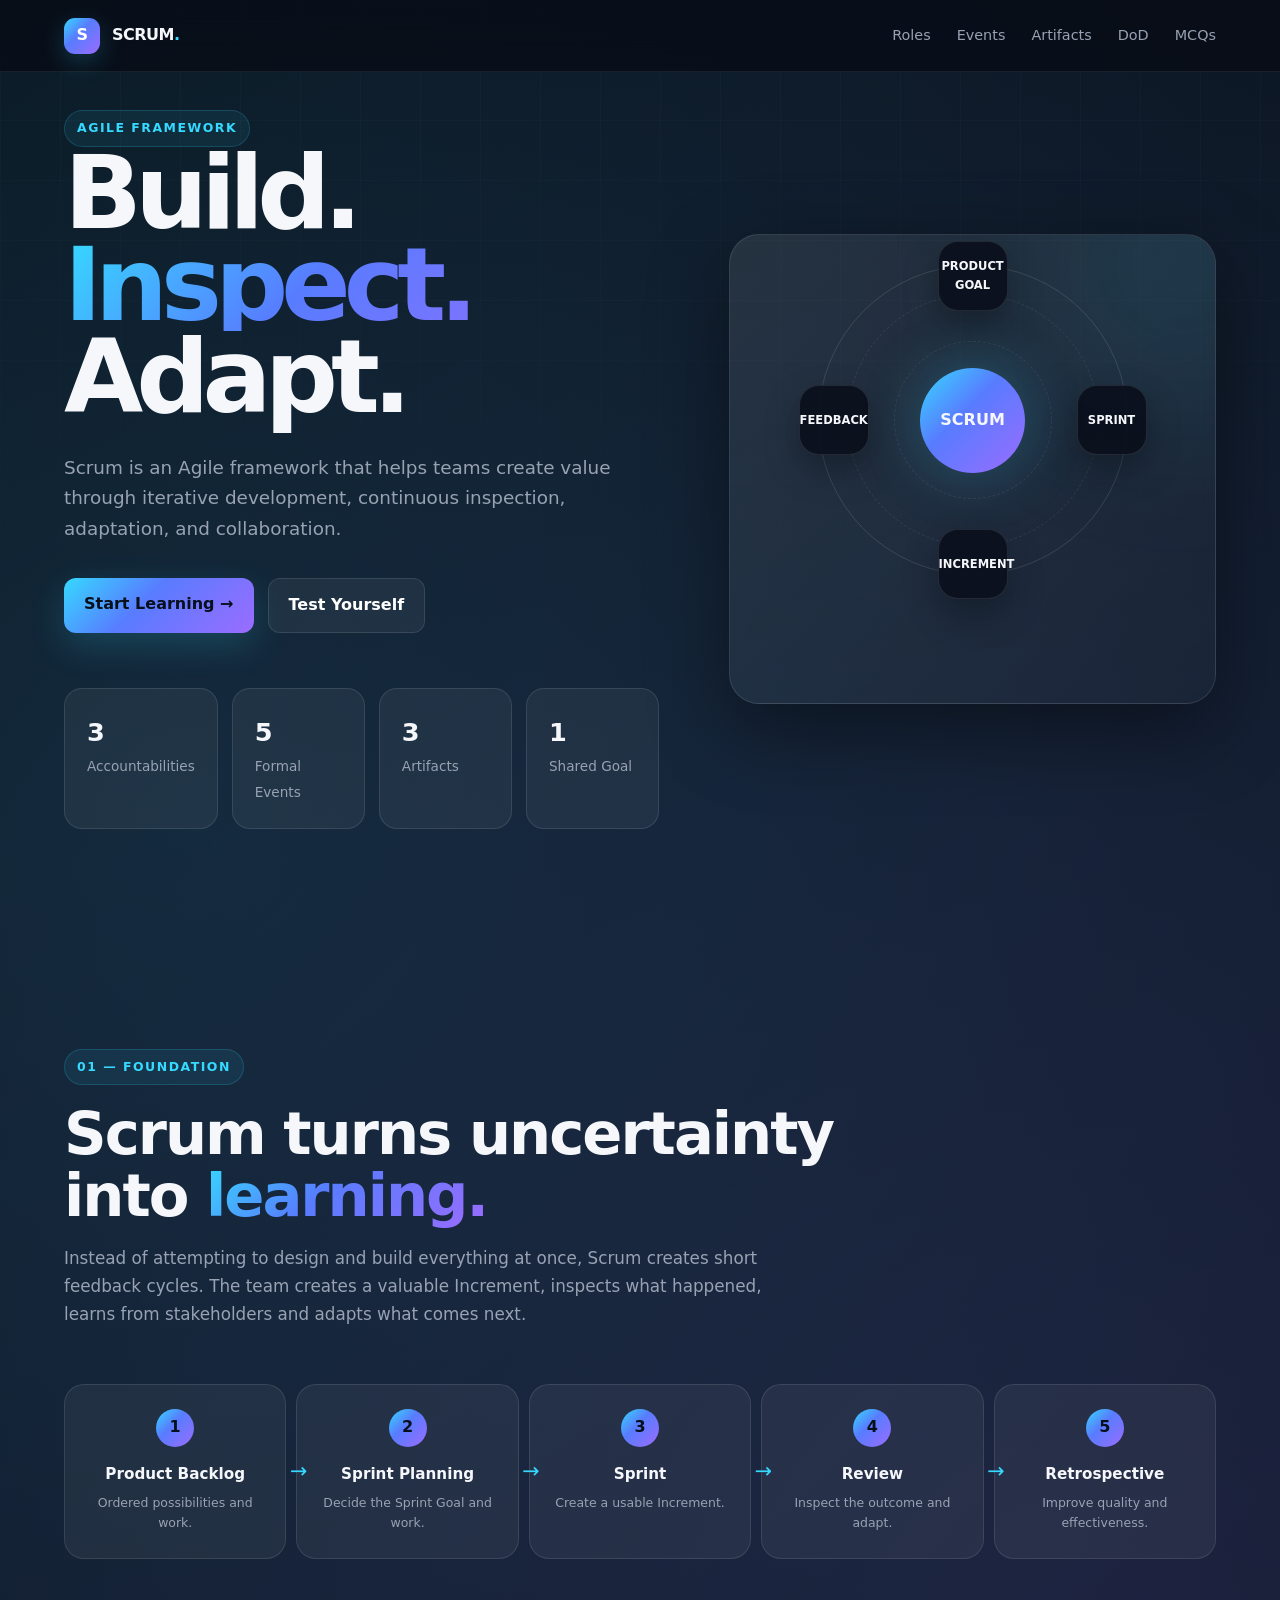
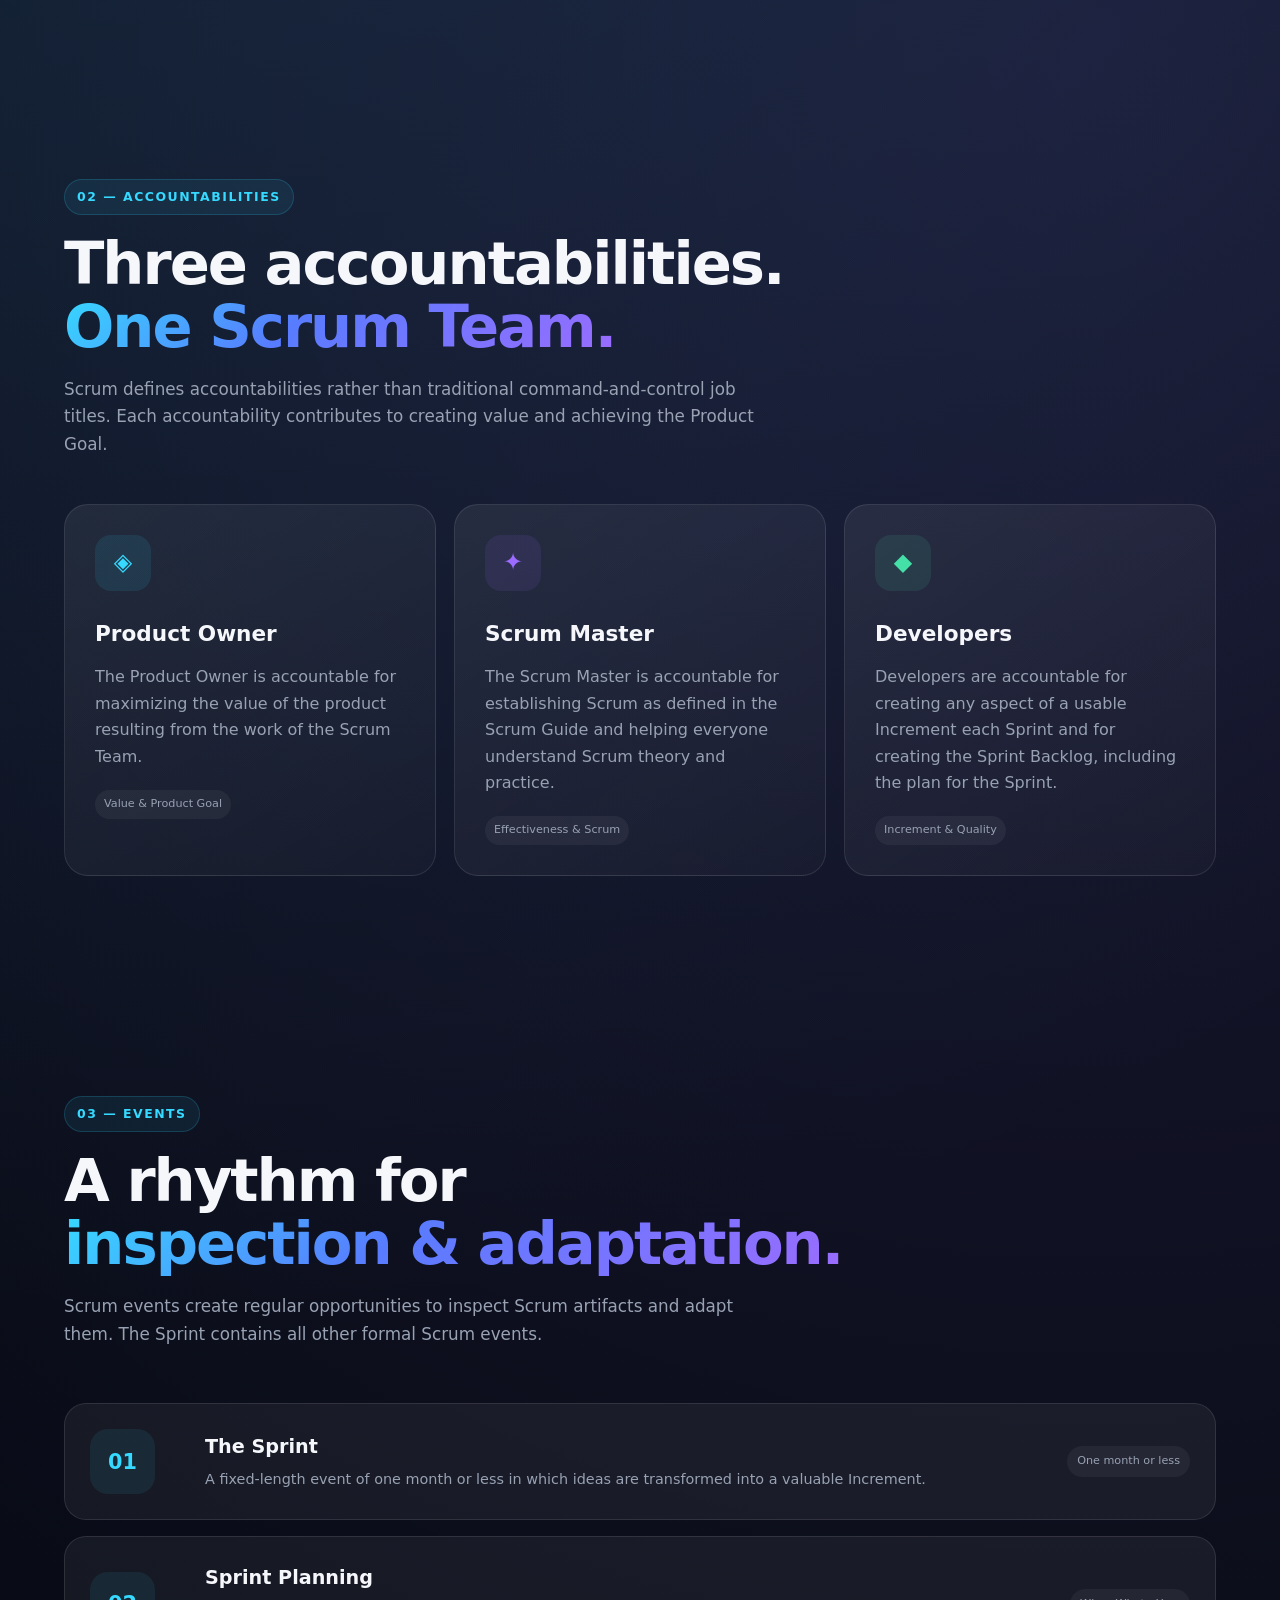
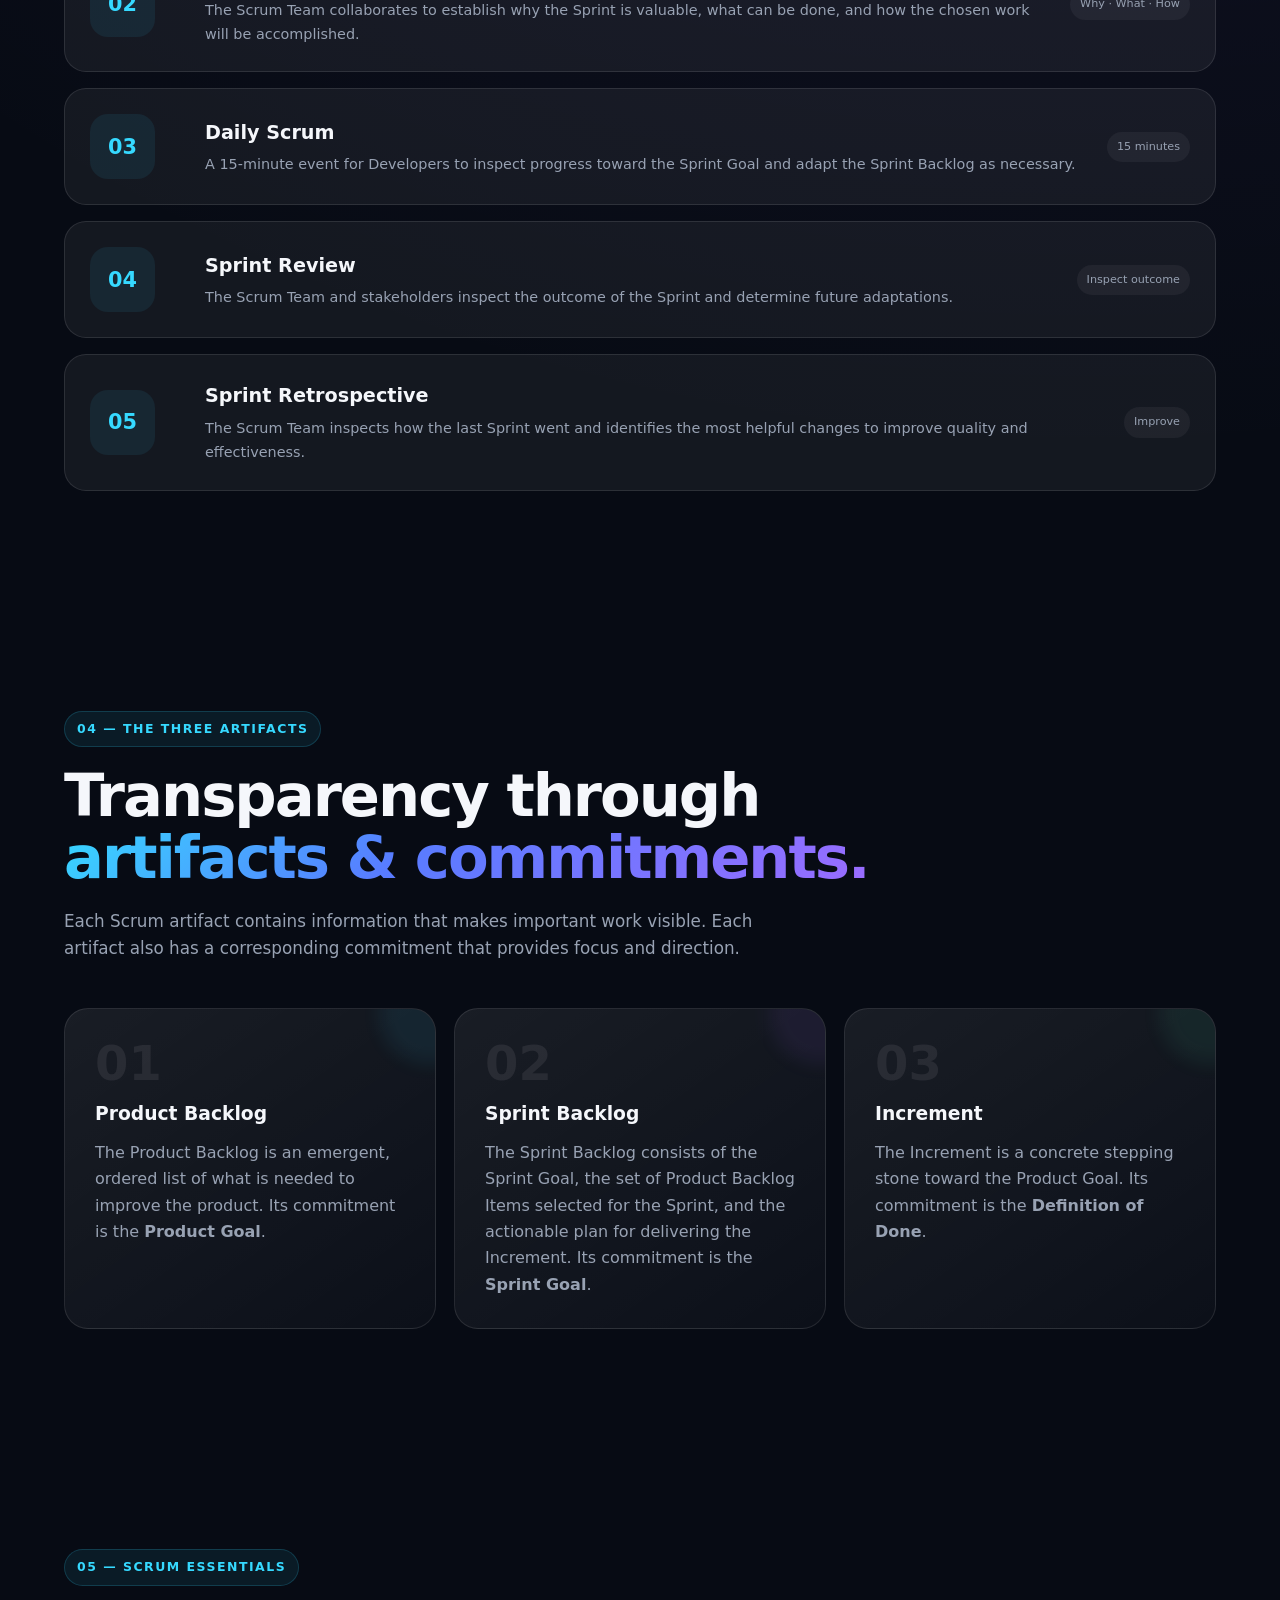
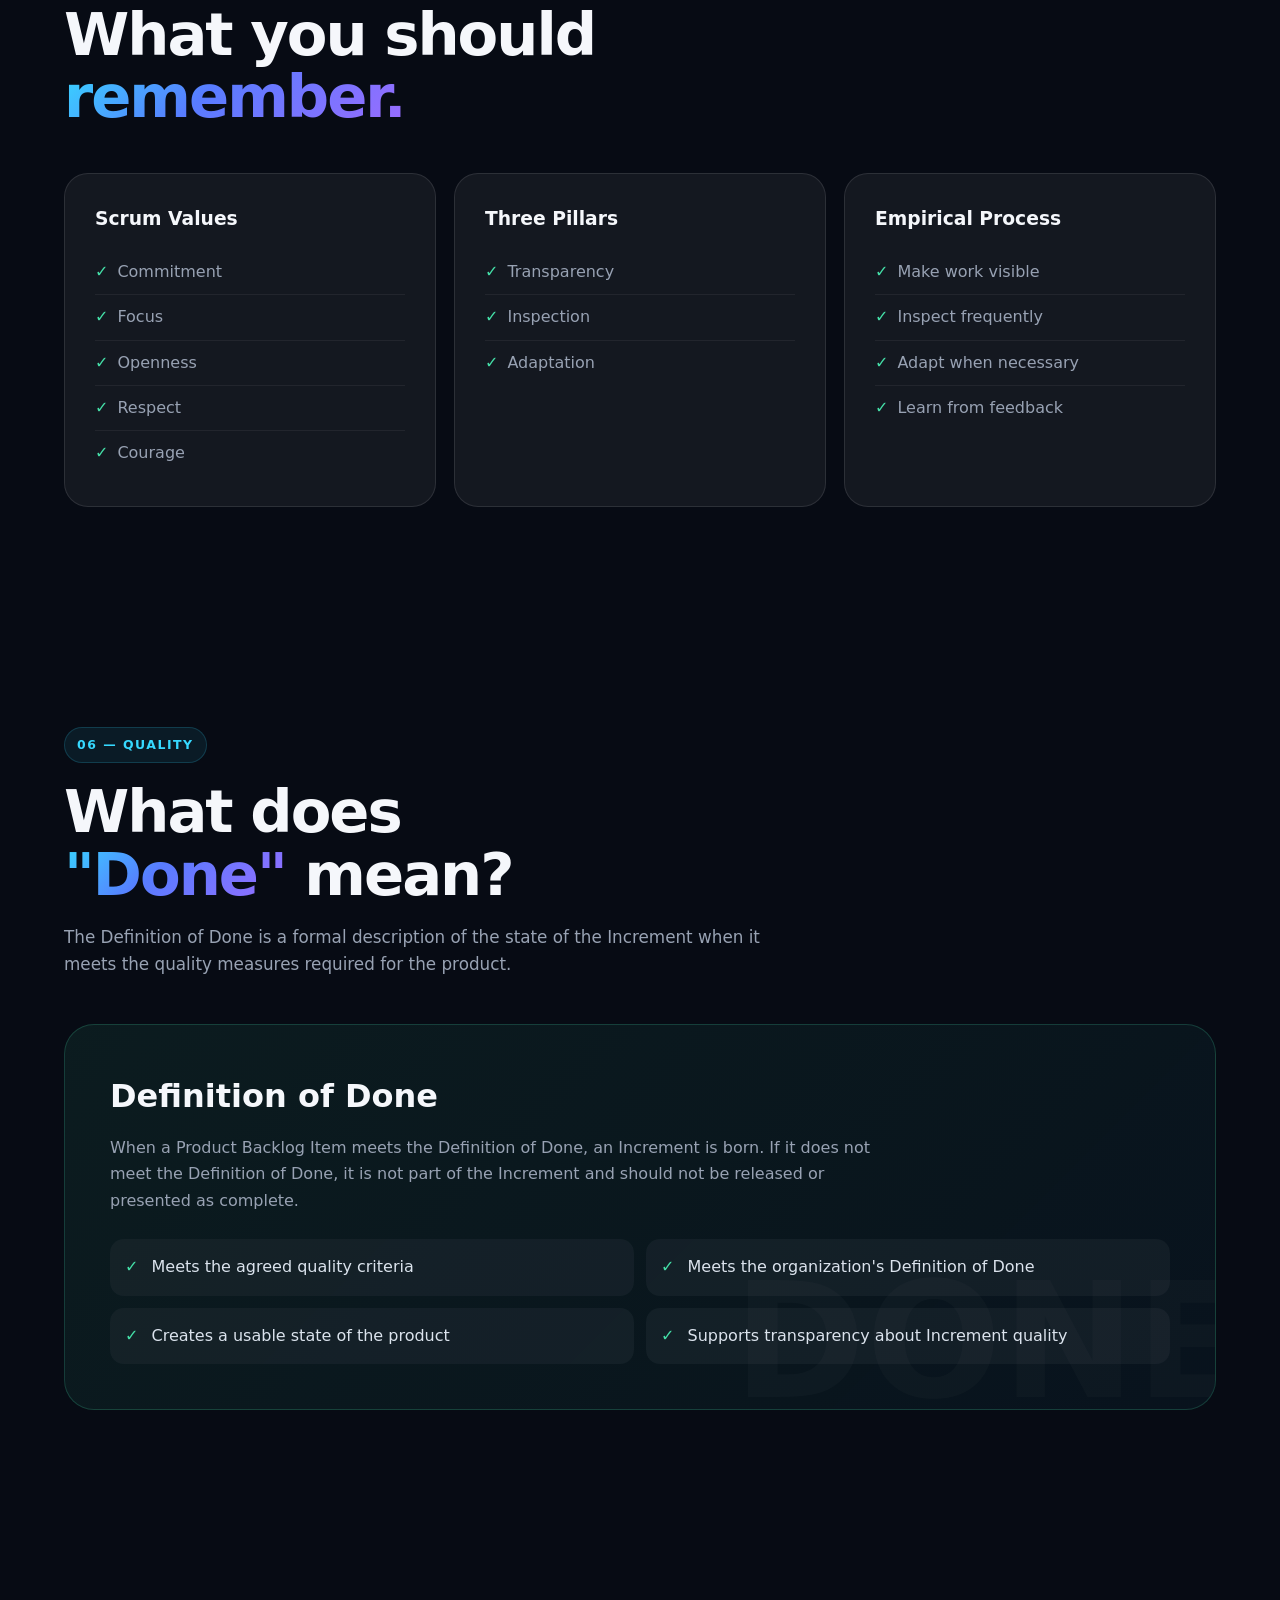
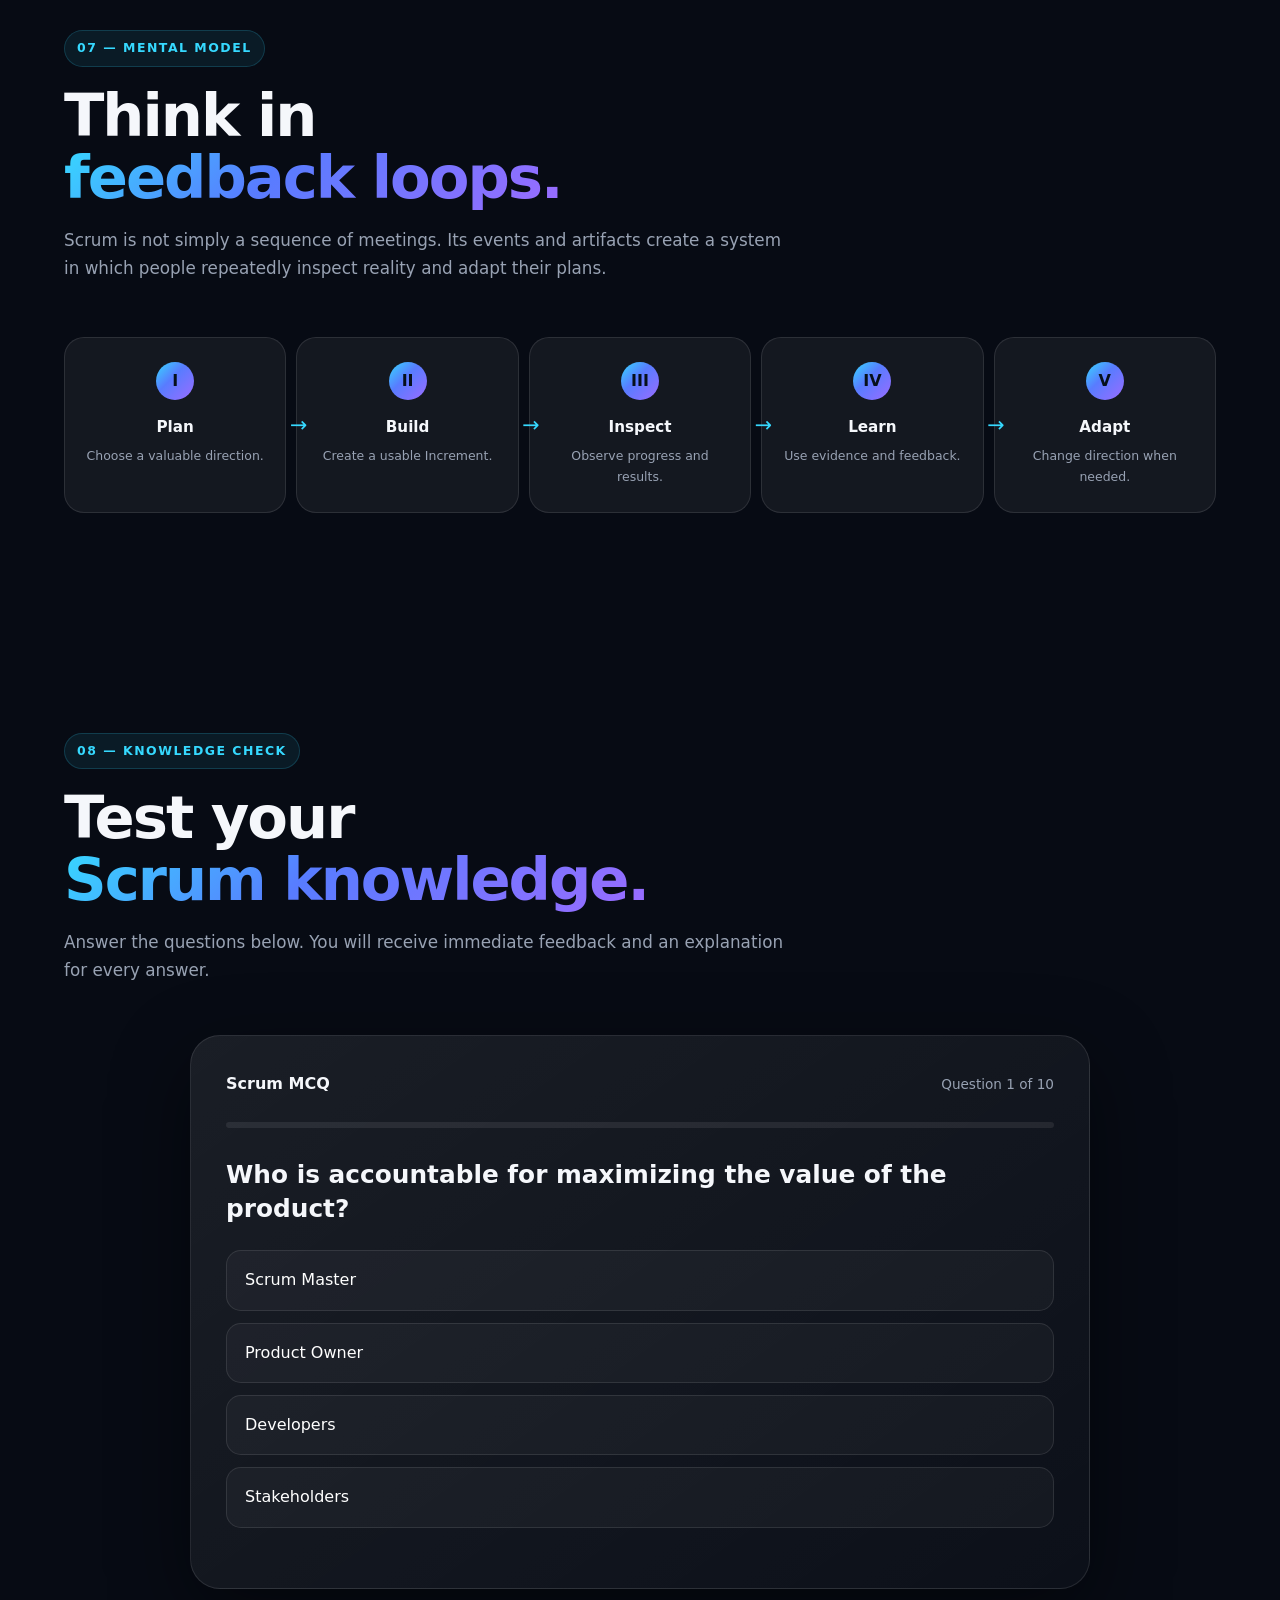
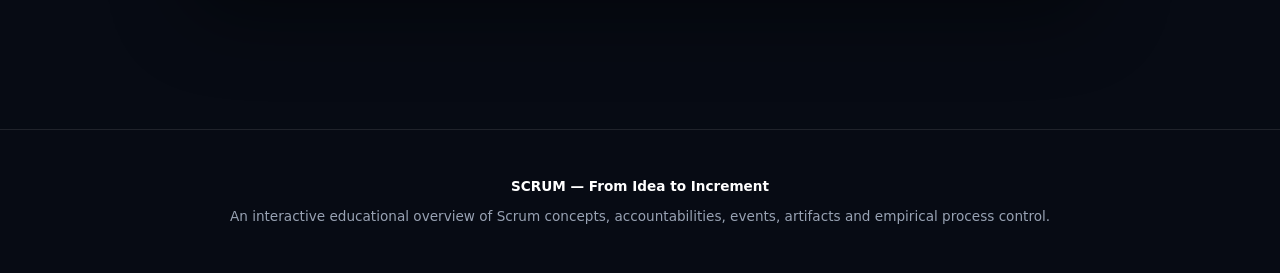
<file: index.html>
<!DOCTYPE html>
<html lang="en">
<head>
<meta charset="UTF-8">
<meta name="viewport" content="width=device-width, initial-scale=1.0">

<title>Scrum — From Idea to Increment</title>

<meta name="description"
      content="An interactive modern tutorial explaining Scrum roles, events, artifacts and the Definition of Done.">

<style>
:root {
    --bg: #070b14;
    --bg-soft: #0c1220;
    --card: rgba(255,255,255,.055);
    --card-hover: rgba(255,255,255,.09);
    --border: rgba(255,255,255,.10);

    --text: #f5f7fb;
    --muted: #98a2b3;

    --cyan: #36d9ff;
    --blue: #587cff;
    --purple: #9b6cff;
    --green: #45e0a8;
    --orange: #ffb45c;
    --red: #ff6b7a;

    --gradient:
        linear-gradient(135deg,
        #36d9ff 0%,
        #587cff 42%,
        #9b6cff 100%);

    --shadow:
        0 25px 80px rgba(0,0,0,.45);

    --radius: 24px;
}

* {
    box-sizing: border-box;
    margin: 0;
    padding: 0;
}

html {
    scroll-behavior: smooth;
}

body {
    font-family:
        Inter,
        ui-sans-serif,
        system-ui,
        -apple-system,
        BlinkMacSystemFont,
        "Segoe UI",
        sans-serif;

    color: var(--text);
    background:
        radial-gradient(
            circle at 15% 10%,
            rgba(54,217,255,.13),
            transparent 28%
        ),
        radial-gradient(
            circle at 85% 20%,
            rgba(155,108,255,.14),
            transparent 30%
        ),
        var(--bg);

    line-height: 1.65;
    overflow-x: hidden;
}

body::before {
    content: "";
    position: fixed;
    inset: 0;
    pointer-events: none;

    background-image:
        linear-gradient(
            rgba(255,255,255,.025) 1px,
            transparent 1px
        ),
        linear-gradient(
            90deg,
            rgba(255,255,255,.025) 1px,
            transparent 1px
        );

    background-size: 60px 60px;
    mask-image: linear-gradient(
        to bottom,
        black,
        transparent 80%
    );

    z-index: -1;
}

a {
    color: inherit;
    text-decoration: none;
}

button {
    font: inherit;
}

/* ========================================
   NAVIGATION
======================================== */

.navbar {
    position: fixed;
    top: 0;
    left: 0;
    right: 0;

    height: 72px;

    display: flex;
    align-items: center;
    justify-content: space-between;

    padding: 0 5vw;

    background: rgba(7,11,20,.72);
    backdrop-filter: blur(18px);
    border-bottom: 1px solid rgba(255,255,255,.07);

    z-index: 1000;
}

.logo {
    display: flex;
    align-items: center;
    gap: 12px;

    font-weight: 800;
    letter-spacing: -.5px;
}

.logo-mark {
    width: 36px;
    height: 36px;

    display: grid;
    place-items: center;

    border-radius: 11px;

    background: var(--gradient);

    color: white;
    font-weight: 900;

    box-shadow:
        0 8px 25px rgba(54,217,255,.2);
}

.nav-links {
    display: flex;
    gap: 26px;
}

.nav-links a {
    color: var(--muted);
    font-size: .9rem;
    transition: .25s ease;
}

.nav-links a:hover {
    color: white;
}

@media(max-width: 800px) {
    .nav-links {
        display: none;
    }
}

/* ========================================
   GENERAL
======================================== */

.container {
    width: min(1180px, 90%);
    margin: auto;
}

section {
    padding: 110px 0;
}

.section-label {
    display: inline-flex;
    align-items: center;
    gap: 8px;

    padding: 7px 12px;

    border-radius: 999px;

    color: var(--cyan);

    background: rgba(54,217,255,.08);
    border: 1px solid rgba(54,217,255,.18);

    font-size: .78rem;
    font-weight: 800;

    text-transform: uppercase;
    letter-spacing: .12em;
}

.section-title {
    margin-top: 18px;

    font-size:
        clamp(2rem, 5vw, 3.7rem);

    line-height: 1.05;

    letter-spacing: -2px;
}

.section-description {
    max-width: 720px;

    margin-top: 18px;

    color: var(--muted);
    font-size: 1.05rem;
}

.gradient-text {
    background: var(--gradient);
    -webkit-background-clip: text;
    background-clip: text;
    color: transparent;
}

/* ========================================
   HERO
======================================== */

.hero {
    min-height: 100vh;

    display: flex;
    align-items: center;

    padding-top: 110px;

    position: relative;
}

.hero-grid {
    display: grid;
    grid-template-columns: 1.1fr .9fr;

    gap: 70px;

    align-items: center;
}

.hero h1 {
    font-size:
        clamp(3.5rem, 8vw, 7.5rem);

    line-height: .9;

    letter-spacing: -7px;
}

.hero h1 span {
    display: block;
}

.hero-description {
    max-width: 650px;

    margin-top: 30px;

    color: var(--muted);

    font-size: 1.15rem;
}

.hero-buttons {
    display: flex;
    gap: 14px;

    margin-top: 34px;

    flex-wrap: wrap;
}

.btn {
    border: 0;
    cursor: pointer;

    padding: 13px 20px;

    border-radius: 12px;

    font-weight: 750;

    transition:
        transform .25s ease,
        box-shadow .25s ease;
}

.btn:hover {
    transform: translateY(-2px);
}

.btn-primary {
    color: #07101b;

    background: var(--gradient);

    box-shadow:
        0 12px 35px rgba(54,217,255,.18);
}

.btn-secondary {
    color: white;

    background: rgba(255,255,255,.055);

    border: 1px solid var(--border);
}

.hero-card {
    min-height: 470px;

    position: relative;

    padding: 30px;

    border-radius: 30px;

    background:
        linear-gradient(
            145deg,
            rgba(255,255,255,.09),
            rgba(255,255,255,.025)
        );

    border: 1px solid var(--border);

    box-shadow: var(--shadow);

    overflow: hidden;
}

.hero-card::before {
    content: "";

    position: absolute;

    width: 260px;
    height: 260px;

    border-radius: 50%;

    background: var(--cyan);

    filter: blur(100px);

    opacity: .14;

    right: -100px;
    top: -100px;
}

.scrum-orbit {
    height: 100%;

    display: grid;
    place-items: center;

    position: relative;
}

.orbit-ring {
    width: 310px;
    height: 310px;

    border-radius: 50%;

    border: 1px solid rgba(255,255,255,.12);

    position: relative;

    animation:
        rotate 18s linear infinite;
}

.orbit-ring::before,
.orbit-ring::after {
    content: "";

    position: absolute;

    inset: 28px;

    border-radius: 50%;

    border: 1px dashed rgba(255,255,255,.08);
}

.orbit-ring::after {
    inset: 75px;
}

.center-node {
    position: absolute;

    width: 105px;
    height: 105px;

    border-radius: 50%;

    display: grid;
    place-items: center;

    text-align: center;

    background: var(--gradient);

    font-weight: 900;

    box-shadow:
        0 0 60px rgba(54,217,255,.25);

    z-index: 3;
}

.orbit-node {
    position: absolute;

    width: 70px;
    height: 70px;

    display: grid;
    place-items: center;

    border-radius: 20px;

    background: rgba(10,15,27,.9);

    border: 1px solid var(--border);

    box-shadow: 0 15px 35px rgba(0,0,0,.3);

    font-size: .72rem;
    font-weight: 800;

    text-align: center;

    animation: counterRotate 18s linear infinite;
}

.node-one {
    top: -25px;
    left: 50%;
    transform: translateX(-50%);
}

.node-two {
    right: -20px;
    top: 50%;
    transform: translateY(-50%);
}

.node-three {
    bottom: -25px;
    left: 50%;
    transform: translateX(-50%);
}

.node-four {
    left: -20px;
    top: 50%;
    transform: translateY(-50%);
}

@keyframes rotate {
    to {
        transform: rotate(360deg);
    }
}

@keyframes counterRotate {
    to {
        transform: rotate(-360deg);
    }
}

@media(max-width: 900px) {
    .hero-grid {
        grid-template-columns: 1fr;
    }

    .hero-card {
        min-height: 380px;
    }
}

/* ========================================
   STAT STRIP
======================================== */

.stats {
    display: grid;
    grid-template-columns:
        repeat(4, 1fr);

    gap: 14px;

    margin-top: 55px;
}

.stat {
    padding: 22px;

    border-radius: 18px;

    background: var(--card);
    border: 1px solid var(--border);
}

.stat strong {
    display: block;

    font-size: 1.6rem;
}

.stat span {
    color: var(--muted);
    font-size: .85rem;
}

@media(max-width: 700px) {
    .stats {
        grid-template-columns:
            repeat(2,1fr);
    }
}

/* ========================================
   ROLES
======================================== */

.roles-grid {
    display: grid;

    grid-template-columns:
        repeat(3, 1fr);

    gap: 18px;

    margin-top: 45px;
}

.role-card {
    padding: 30px;

    min-height: 320px;

    border-radius: var(--radius);

    background:
        linear-gradient(
            145deg,
            rgba(255,255,255,.07),
            rgba(255,255,255,.025)
        );

    border: 1px solid var(--border);

    transition:
        transform .3s ease,
        background .3s ease,
        border-color .3s ease;
}

.role-card:hover {
    transform: translateY(-8px);

    background: var(--card-hover);

    border-color:
        rgba(54,217,255,.25);
}

.role-icon {
    width: 56px;
    height: 56px;

    display: grid;
    place-items: center;

    border-radius: 16px;

    background:
        rgba(54,217,255,.1);

    color: var(--cyan);

    font-size: 1.5rem;

    margin-bottom: 25px;
}

.role-card:nth-child(2)
.role-icon {
    color: var(--purple);
    background: rgba(155,108,255,.1);
}

.role-card:nth-child(3)
.role-icon {
    color: var(--green);
    background: rgba(69,224,168,.1);
}

.role-card h3 {
    font-size: 1.35rem;
}

.role-card p {
    margin-top: 13px;

    color: var(--muted);
}

.role-tag {
    display: inline-block;

    margin-top: 20px;

    padding: 5px 9px;

    border-radius: 999px;

    font-size: .7rem;

    color: var(--muted);

    background: rgba(255,255,255,.05);
}

@media(max-width: 850px) {
    .roles-grid {
        grid-template-columns: 1fr;
    }
}

/* ========================================
   SCRUM FLOW
======================================== */

.flow-section {
    position: relative;
}

.flow {
    margin-top: 55px;

    display: grid;

    grid-template-columns:
        repeat(5, 1fr);

    gap: 10px;
}

.flow-step {
    position: relative;

    padding: 24px 18px;

    min-height: 170px;

    border-radius: 20px;

    background: var(--card);

    border: 1px solid var(--border);

    text-align: center;
}

.flow-step:not(:last-child)::after {
    content: "→";

    position: absolute;

    right: -22px;
    top: 50%;

    transform: translateY(-50%);

    color: var(--cyan);

    font-size: 1.3rem;

    z-index: 2;
}

.flow-number {
    width: 38px;
    height: 38px;

    margin: 0 auto 15px;

    display: grid;
    place-items: center;

    border-radius: 50%;

    background: var(--gradient);

    color: #06101b;

    font-weight: 900;
}

.flow-step h4 {
    font-size: .95rem;
}

.flow-step p {
    margin-top: 6px;

    color: var(--muted);

    font-size: .78rem;
}

@media(max-width: 900px) {
    .flow {
        grid-template-columns: 1fr;
    }

    .flow-step:not(:last-child)::after {
        content: "↓";

        right: 50%;
        top: auto;
        bottom: -27px;

        transform: translateX(50%);
    }
}

/* ========================================
   EVENTS
======================================== */

.event-list {
    margin-top: 55px;

    display: grid;

    gap: 16px;
}

.event {
    display: grid;

    grid-template-columns: 90px 1fr auto;

    gap: 25px;

    align-items: center;

    padding: 25px;

    border-radius: 22px;

    background: var(--card);

    border: 1px solid var(--border);

    transition: .3s ease;

    cursor: pointer;
}

.event:hover {
    background: var(--card-hover);

    transform: translateX(5px);
}

.event-number {
    width: 65px;
    height: 65px;

    display: grid;
    place-items: center;

    border-radius: 18px;

    background: rgba(54,217,255,.08);

    color: var(--cyan);

    font-size: 1.3rem;
    font-weight: 900;
}

.event h3 {
    font-size: 1.2rem;
}

.event p {
    color: var(--muted);

    margin-top: 5px;

    font-size: .9rem;
}

.event-badge {
    padding: 6px 10px;

    border-radius: 999px;

    background: rgba(255,255,255,.05);

    color: var(--muted);

    font-size: .7rem;
}

@media(max-width: 700px) {
    .event {
        grid-template-columns: 65px 1fr;
    }

    .event-badge {
        display: none;
    }
}

/* ========================================
   TOPIC CARDS
======================================== */

.topic-grid {
    display: grid;

    grid-template-columns:
        repeat(3,1fr);

    gap: 18px;

    margin-top: 45px;
}

.topic-card {
    padding: 30px;

    border-radius: var(--radius);

    background: var(--card);

    border: 1px solid var(--border);
}

.topic-card h3 {
    margin-bottom: 15px;
}

.topic-card ul {
    list-style: none;
}

.topic-card li {
    color: var(--muted);

    padding: 9px 0;

    border-bottom:
        1px solid rgba(255,255,255,.06);
}

.topic-card li:last-child {
    border-bottom: 0;
}

.topic-card li::before {
    content: "✓";

    color: var(--green);

    margin-right: 9px;

    font-weight: bold;
}

@media(max-width: 850px) {
    .topic-grid {
        grid-template-columns: 1fr;
    }
}

/* ========================================
   ARTIFACTS
======================================== */

.artifacts {
    display: grid;

    grid-template-columns:
        repeat(3,1fr);

    gap: 18px;

    margin-top: 45px;
}

.artifact {
    padding: 30px;

    border-radius: 24px;

    position: relative;

    overflow: hidden;

    background:
        linear-gradient(
            145deg,
            rgba(255,255,255,.075),
            rgba(255,255,255,.025)
        );

    border: 1px solid var(--border);
}

.artifact::after {
    content: "";

    position: absolute;

    width: 100px;
    height: 100px;

    border-radius: 50%;

    right: -45px;
    top: -45px;

    background: var(--cyan);

    opacity: .08;

    filter: blur(10px);
}

.artifact:nth-child(2)::after {
    background: var(--purple);
}

.artifact:nth-child(3)::after {
    background: var(--green);
}

.artifact-number {
    font-size: 3rem;

    font-weight: 900;

    color: rgba(255,255,255,.08);

    line-height: 1;
}

.artifact h3 {
    margin-top: 12px;
}

.artifact p {
    color: var(--muted);

    margin-top: 10px;
}

@media(max-width: 850px) {
    .artifacts {
        grid-template-columns: 1fr;
    }
}

/* ========================================
   DEFINITION OF DONE
======================================== */

.dod-box {
    margin-top: 45px;

    padding: 45px;

    border-radius: 30px;

    background:
        linear-gradient(
            135deg,
            rgba(69,224,168,.08),
            rgba(54,217,255,.04)
        );

    border: 1px solid rgba(69,224,168,.2);

    position: relative;

    overflow: hidden;
}

.dod-box::before {
    content: "DONE";

    position: absolute;

    right: -30px;
    bottom: -65px;

    font-size: 10rem;

    font-weight: 900;

    color: rgba(255,255,255,.025);
}

.dod-box h3 {
    font-size: 2rem;
}

.dod-box p {
    max-width: 800px;

    color: var(--muted);

    margin-top: 12px;
}

.dod-list {
    margin-top: 25px;

    display: grid;

    grid-template-columns:
        repeat(2,1fr);

    gap: 12px;
}

.dod-item {
    padding: 15px;

    border-radius: 14px;

    background: rgba(255,255,255,.04);

    color: #dbe3ed;
}

.dod-item span {
    color: var(--green);

    margin-right: 8px;
}

@media(max-width: 700px) {
    .dod-box {
        padding: 28px;
    }

    .dod-list {
        grid-template-columns: 1fr;
    }
}

/* ========================================
   QUIZ
======================================== */

.quiz-section {
    padding-bottom: 140px;
}

.quiz-shell {
    margin-top: 50px;

    max-width: 900px;

    margin-left: auto;
    margin-right: auto;

    padding: 35px;

    border-radius: 30px;

    background:
        linear-gradient(
            145deg,
            rgba(255,255,255,.08),
            rgba(255,255,255,.025)
        );

    border: 1px solid var(--border);

    box-shadow: var(--shadow);
}

.quiz-top {
    display: flex;

    align-items: center;
    justify-content: space-between;

    gap: 20px;

    margin-bottom: 25px;
}

.progress {
    height: 6px;

    background: rgba(255,255,255,.08);

    border-radius: 99px;

    overflow: hidden;

    margin-bottom: 30px;
}

.progress-bar {
    height: 100%;

    width: 0%;

    background: var(--gradient);

    transition: width .4s ease;
}

.question-count {
    color: var(--muted);

    font-size: .85rem;
}

.question {
    font-size: 1.55rem;

    line-height: 1.35;

    margin-bottom: 25px;
}

.options {
    display: grid;

    gap: 12px;
}

.option {
    width: 100%;

    padding: 16px 18px;

    border-radius: 15px;

    border: 1px solid var(--border);

    background: rgba(255,255,255,.035);

    color: white;

    text-align: left;

    cursor: pointer;

    transition: .25s ease;
}

.option:hover {
    background: rgba(255,255,255,.08);

    border-color:
        rgba(54,217,255,.35);
}

.option.correct {
    border-color: var(--green);

    background:
        rgba(69,224,168,.1);
}

.option.wrong {
    border-color: var(--red);

    background:
        rgba(255,107,122,.1);
}

.option:disabled {
    cursor: default;
}

.feedback {
    margin-top: 20px;

    padding: 15px;

    border-radius: 13px;

    display: none;

    background: rgba(255,255,255,.045);

    color: var(--muted);
}

.quiz-actions {
    display: flex;

    justify-content: flex-end;

    margin-top: 25px;
}

.next-btn {
    display: none;
}

.result {
    text-align: center;

    display: none;

    padding: 25px;
}

.score-circle {
    width: 150px;
    height: 150px;

    margin: 0 auto 25px;

    display: grid;
    place-items: center;

    border-radius: 50%;

    background:
        radial-gradient(
            circle at center,
            var(--bg) 58%,
            transparent 59%
        ),
        conic-gradient(
            var(--cyan),
            var(--purple),
            var(--green),
            var(--cyan)
        );

    font-size: 2rem;

    font-weight: 900;
}

.result p {
    color: var(--muted);

    margin-top: 10px;
}

@media(max-width: 600px) {
    .quiz-shell {
        padding: 22px;
    }

    .question {
        font-size: 1.25rem;
    }
}

/* ========================================
   FOOTER
======================================== */

footer {
    padding: 45px 0;

    border-top: 1px solid var(--border);

    color: var(--muted);

    text-align: center;

    font-size: .85rem;
}

.footer-title {
    color: white;

    font-weight: 800;

    margin-bottom: 8px;
}

/* ========================================
   REVEAL ANIMATION
======================================== */

.reveal {
    opacity: 0;

    transform: translateY(25px);

    transition:
        opacity .7s ease,
        transform .7s ease;
}

.reveal.visible {
    opacity: 1;

    transform: translateY(0);
}

/* ========================================
   BACK TO TOP
======================================== */

.top-btn {
    position: fixed;

    bottom: 25px;
    right: 25px;

    width: 45px;
    height: 45px;

    border-radius: 50%;

    border: 1px solid var(--border);

    background: rgba(12,18,32,.85);

    color: white;

    cursor: pointer;

    display: grid;
    place-items: center;

    opacity: 0;

    pointer-events: none;

    transition: .3s ease;

    z-index: 500;
}

.top-btn.show {
    opacity: 1;

    pointer-events: auto;
}
</style>
</head>

<body>

<!-- =========================================
     NAVIGATION
========================================= -->

<nav class="navbar">

    <a href="#top" class="logo">
        <span class="logo-mark">S</span>
        <span>SCRUM<span style="color:var(--cyan)">.</span></span>
    </a>

    <div class="nav-links">
        <a href="#roles">Roles</a>
        <a href="#events">Events</a>
        <a href="#artifacts">Artifacts</a>
        <a href="#dod">DoD</a>
        <a href="#quiz">MCQs</a>
    </div>

</nav>


<!-- =========================================
     HERO
========================================= -->

<main id="top">

<section class="hero">

<div class="container">

<div class="hero-grid">

<div class="reveal">

<span class="section-label">
    Agile Framework
</span>

<h1>
    Build.
    <span class="gradient-text">Inspect.</span>
    Adapt.
</h1>

<p class="hero-description">
    Scrum is an Agile framework that helps teams create value
    through iterative development, continuous inspection,
    adaptation, and collaboration.
</p>

<div class="hero-buttons">

<a href="#roles"
   class="btn btn-primary">
    Start Learning →
</a>

<a href="#quiz"
   class="btn btn-secondary">
    Test Yourself
</a>

</div>

<div class="stats">

<div class="stat">
    <strong>3</strong>
    <span>Accountabilities</span>
</div>

<div class="stat">
    <strong>5</strong>
    <span>Formal Events</span>
</div>

<div class="stat">
    <strong>3</strong>
    <span>Artifacts</span>
</div>

<div class="stat">
    <strong>1</strong>
    <span>Shared Goal</span>
</div>

</div>

</div>


<div class="hero-card reveal">

<div class="scrum-orbit">

<div class="orbit-ring">

<div class="orbit-node node-one">
    PRODUCT<br>GOAL
</div>

<div class="orbit-node node-two">
    SPRINT
</div>

<div class="orbit-node node-three">
    INCREMENT
</div>

<div class="orbit-node node-four">
    FEEDBACK
</div>

</div>

<div class="center-node">
    SCRUM
</div>

</div>

</div>

</div>

</div>

</section>


<!-- =========================================
     INTRODUCTION
========================================= -->

<section>

<div class="container">

<div class="reveal">

<span class="section-label">
    01 — Foundation
</span>

<h2 class="section-title">
    Scrum turns uncertainty<br>
    into <span class="gradient-text">learning.</span>
</h2>

<p class="section-description">
    Instead of attempting to design and build everything at once,
    Scrum creates short feedback cycles. The team creates a
    valuable Increment, inspects what happened, learns from
    stakeholders and adapts what comes next.
</p>

</div>


<div class="flow reveal">

<div class="flow-step">
    <div class="flow-number">1</div>
    <h4>Product Backlog</h4>
    <p>Ordered possibilities and work.</p>
</div>

<div class="flow-step">
    <div class="flow-number">2</div>
    <h4>Sprint Planning</h4>
    <p>Decide the Sprint Goal and work.</p>
</div>

<div class="flow-step">
    <div class="flow-number">3</div>
    <h4>Sprint</h4>
    <p>Create a usable Increment.</p>
</div>

<div class="flow-step">
    <div class="flow-number">4</div>
    <h4>Review</h4>
    <p>Inspect the outcome and adapt.</p>
</div>

<div class="flow-step">
    <div class="flow-number">5</div>
    <h4>Retrospective</h4>
    <p>Improve quality and effectiveness.</p>
</div>

</div>

</div>

</section>


<!-- =========================================
     ROLES
========================================= -->

<section id="roles">

<div class="container">

<div class="reveal">

<span class="section-label">
    02 — Accountabilities
</span>

<h2 class="section-title">
    Three accountabilities.<br>
    <span class="gradient-text">One Scrum Team.</span>
</h2>

<p class="section-description">
    Scrum defines accountabilities rather than traditional
    command-and-control job titles. Each accountability
    contributes to creating value and achieving the Product Goal.
</p>

</div>


<div class="roles-grid">

<div class="role-card reveal">

<div class="role-icon">◈</div>

<h3>Product Owner</h3>

<p>
        The Product Owner is accountable for maximizing the value
    of the product resulting from the work of the Scrum Team.
</p>

<span class="role-tag">Value & Product Goal</span>

</div>

<div class="role-card reveal">

<div class="role-icon">✦</div>

<h3>Scrum Master</h3>

<p>
    The Scrum Master is accountable for establishing Scrum as
    defined in the Scrum Guide and helping everyone understand
    Scrum theory and practice.
</p>

<span class="role-tag">Effectiveness & Scrum</span>

</div>

<div class="role-card reveal">

<div class="role-icon">◆</div>

<h3>Developers</h3>

<p>
    Developers are accountable for creating any aspect of a
    usable Increment each Sprint and for creating the Sprint
    Backlog, including the plan for the Sprint.
</p>

<span class="role-tag">Increment & Quality</span>

</div>

</div>

</div>

</section>

<!-- =========================================
     EVENTS
========================================= -->

<section id="events">

<div class="container">

<div class="reveal">

<span class="section-label">
    03 — Events
</span>

<h2 class="section-title">
    A rhythm for<br>
    <span class="gradient-text">inspection & adaptation.</span>
</h2>

<p class="section-description">
    Scrum events create regular opportunities to inspect Scrum
    artifacts and adapt them. The Sprint contains all other
    formal Scrum events.
</p>

</div>

<div class="event-list">

<div class="event reveal">

<div class="event-number">01</div>

<div>
    <h3>The Sprint</h3>
    <p>
        A fixed-length event of one month or less in which
        ideas are transformed into a valuable Increment.
    </p>
</div>

<span class="event-badge">One month or less</span>

</div>

<div class="event reveal">

<div class="event-number">02</div>

<div>
    <h3>Sprint Planning</h3>
    <p>
        The Scrum Team collaborates to establish why the Sprint
        is valuable, what can be done, and how the chosen work
        will be accomplished.
    </p>
</div>

<span class="event-badge">Why · What · How</span>

</div>

<div class="event reveal">

<div class="event-number">03</div>

<div>
    <h3>Daily Scrum</h3>
    <p>
        A 15-minute event for Developers to inspect progress
        toward the Sprint Goal and adapt the Sprint Backlog
        as necessary.
    </p>
</div>

<span class="event-badge">15 minutes</span>

</div>

<div class="event reveal">

<div class="event-number">04</div>

<div>
    <h3>Sprint Review</h3>
    <p>
        The Scrum Team and stakeholders inspect the outcome of
        the Sprint and determine future adaptations.
    </p>
</div>

<span class="event-badge">Inspect outcome</span>

</div>

<div class="event reveal">

<div class="event-number">05</div>

<div>
    <h3>Sprint Retrospective</h3>
    <p>
        The Scrum Team inspects how the last Sprint went and
        identifies the most helpful changes to improve quality
        and effectiveness.
    </p>
</div>

<span class="event-badge">Improve</span>

</div>

</div>

</div>

</section>

<!-- =========================================
     PRODUCT GOAL / SPRINT GOAL / INCREMENT
========================================= -->

<section>

<div class="container">

<div class="reveal">

<span class="section-label">
    04 — The Three Artifacts
</span>

<h2 class="section-title">
    Transparency through<br>
    <span class="gradient-text">artifacts & commitments.</span>
</h2>

<p class="section-description">
    Each Scrum artifact contains information that makes important
    work visible. Each artifact also has a corresponding
    commitment that provides focus and direction.
</p>

</div>

<div class="artifacts">

<div class="artifact reveal">

<div class="artifact-number">01</div>

<h3>Product Backlog</h3>

<p>
    The Product Backlog is an emergent, ordered list of what is
    needed to improve the product. Its commitment is the
    <strong>Product Goal</strong>.
</p>

</div>

<div class="artifact reveal">

<div class="artifact-number">02</div>

<h3>Sprint Backlog</h3>

<p>
    The Sprint Backlog consists of the Sprint Goal, the set of
    Product Backlog Items selected for the Sprint, and the
    actionable plan for delivering the Increment. Its commitment
    is the <strong>Sprint Goal</strong>.
</p>

</div>

<div class="artifact reveal">

<div class="artifact-number">03</div>

<h3>Increment</h3>

<p>
    The Increment is a concrete stepping stone toward the
    Product Goal. Its commitment is the
    <strong>Definition of Done</strong>.
</p>

</div>

</div>

</div>

</section>

<!-- =========================================
     TOPICS
========================================= -->

<section>

<div class="container">

<div class="reveal">

<span class="section-label">
    05 — Scrum Essentials
</span>

<h2 class="section-title">
    What you should<br>
    <span class="gradient-text">remember.</span>
</h2>

</div>

<div class="topic-grid">

<div class="topic-card reveal">

<h3>Scrum Values</h3>

<ul>
    <li>Commitment</li>
    <li>Focus</li>
    <li>Openness</li>
    <li>Respect</li>
    <li>Courage</li>
</ul>

</div>

<div class="topic-card reveal">

<h3>Three Pillars</h3>

<ul>
    <li>Transparency</li>
    <li>Inspection</li>
    <li>Adaptation</li>
</ul>

</div>

<div class="topic-card reveal">

<h3>Empirical Process</h3>

<ul>
    <li>Make work visible</li>
    <li>Inspect frequently</li>
    <li>Adapt when necessary</li>
    <li>Learn from feedback</li>
</ul>

</div>

</div>

</div>

</section>

<!-- =========================================
     DEFINITION OF DONE
========================================= -->

<section id="dod">

<div class="container">

<div class="reveal">

<span class="section-label">
    06 — Quality
</span>

<h2 class="section-title">
    What does<br>
    <span class="gradient-text">"Done"</span> mean?
</h2>

<p class="section-description">
    The Definition of Done is a formal description of the state
    of the Increment when it meets the quality measures required
    for the product.
</p>

</div>

<div class="dod-box reveal">

<h3>Definition of Done</h3>

<p>
    When a Product Backlog Item meets the Definition of Done,
    an Increment is born. If it does not meet the Definition
    of Done, it is not part of the Increment and should not be
    released or presented as complete.
</p>

<div class="dod-list">

<div class="dod-item">
    <span>✓</span>
    Meets the agreed quality criteria
</div>

<div class="dod-item">
    <span>✓</span>
    Meets the organization's Definition of Done
</div>

<div class="dod-item">
    <span>✓</span>
    Creates a usable state of the product
</div>

<div class="dod-item">
    <span>✓</span>
    Supports transparency about Increment quality
</div>

</div>

</div>

</div>

</section>

<!-- =========================================
     SCRUM PRINCIPLES
========================================= -->

<section>

<div class="container">

<div class="reveal">

<span class="section-label">
    07 — Mental Model
</span>

<h2 class="section-title">
    Think in<br>
    <span class="gradient-text">feedback loops.</span>
</h2>

<p class="section-description">
    Scrum is not simply a sequence of meetings. Its events and
    artifacts create a system in which people repeatedly inspect
    reality and adapt their plans.
</p>

</div>

<div class="flow reveal">

<div class="flow-step">
    <div class="flow-number">I</div>
    <h4>Plan</h4>
    <p>Choose a valuable direction.</p>
</div>

<div class="flow-step">
    <div class="flow-number">II</div>
    <h4>Build</h4>
    <p>Create a usable Increment.</p>
</div>

<div class="flow-step">
    <div class="flow-number">III</div>
    <h4>Inspect</h4>
    <p>Observe progress and results.</p>
</div>

<div class="flow-step">
    <div class="flow-number">IV</div>
    <h4>Learn</h4>
    <p>Use evidence and feedback.</p>
</div>

<div class="flow-step">
    <div class="flow-number">V</div>
    <h4>Adapt</h4>
    <p>Change direction when needed.</p>
</div>

</div>

</div>

</section>

<!-- =========================================
     QUIZ
========================================= -->

<section id="quiz" class="quiz-section">

<div class="container">

<div class="reveal">

<span class="section-label">
    08 — Knowledge Check
</span>

<h2 class="section-title">
    Test your<br>
    <span class="gradient-text">Scrum knowledge.</span>
</h2>

<p class="section-description">
    Answer the questions below. You will receive immediate
    feedback and an explanation for every answer.
</p>

</div>

<div class="quiz-shell reveal">

<div id="quizContent">

<div class="quiz-top">

<strong>Scrum MCQ</strong>

<span class="question-count"
      id="questionCount">
    Question 1 of 10
</span>

</div>

<div class="progress">

<div class="progress-bar"
     id="progressBar">
</div>

</div>

<h3 class="question"
    id="question">
</h3>

<div class="options"
     id="options">
</div>

<div class="feedback"
     id="feedback">
</div>

<div class="quiz-actions">

<button class="btn btn-primary next-btn"
        id="nextBtn">
    Next Question →
</button>

</div>

</div>

<div class="result"
     id="result">

<div class="score-circle">

<span id="scoreText">
    0/10
</span>

</div>

<h2>Quiz Complete</h2>

<p id="resultMessage">
    Your Scrum knowledge check is complete.
</p>

<button class="btn btn-primary"
        id="restartBtn"
        style="margin-top:25px;">
    Try Again
</button>

</div>

</div>

</div>

</section>

</main>

<!-- =========================================
     FOOTER
========================================= -->

<footer>

<div class="container">

<div class="footer-title">
    SCRUM — From Idea to Increment
</div>

<p>
    An interactive educational overview of Scrum concepts,
    accountabilities, events, artifacts and empirical process
    control.
</p>

</div>

</footer>

<!-- =========================================
     BACK TO TOP
========================================= -->

<button class="top-btn"
        id="topBtn"
        aria-label="Back to top">
    ↑
</button>

<script>

/* ========================================
   REVEAL ON SCROLL
======================================== */

const revealElements =
    document.querySelectorAll(".reveal");

const observer =
    new IntersectionObserver(
        entries => {

            entries.forEach(entry => {

                if(entry.isIntersecting) {

                    entry.target.classList.add(
                        "visible"
                    );

                    observer.unobserve(
                        entry.target
                    );

                }

            });

        },
        {
            threshold: .12
        }
    );

revealElements.forEach(el => {
    observer.observe(el);
});


/* ========================================
   BACK TO TOP
======================================== */

const topBtn =
    document.getElementById("topBtn");

window.addEventListener(
    "scroll",
    () => {

        if(window.scrollY > 500) {

            topBtn.classList.add("show");

        } else {

            topBtn.classList.remove("show");

        }

    }
);

topBtn.addEventListener(
    "click",
    () => {

        window.scrollTo({
            top: 0,
            behavior: "smooth"
        });

    }
);


/* ========================================
   QUIZ DATA
======================================== */

const quizData = [

{
    question:
        "Who is accountable for maximizing the value of the product?",

    options: [
        "Scrum Master",
        "Product Owner",
        "Developers",
        "Stakeholders"
    ],

    answer: 1,

    explanation:
        "The Product Owner is accountable for maximizing the value of the product resulting from the work of the Scrum Team."
},

{
    question:
        "What is the maximum length of a Sprint?",

    options: [
        "Two weeks",
        "Three weeks",
        "One month",
        "Six weeks"
    ],

    answer: 2,

    explanation:
        "A Sprint is a fixed-length event of one month or less."
},

{
    question:
        "Who primarily participates in the Daily Scrum?",

    options: [
        "Developers",
        "Customers only",
        "Managers",
        "Product Owner only"
    ],

    answer: 0,

    explanation:
        "The Daily Scrum is a 15-minute event for Developers. Other Scrum Team members may participate if they are actively working on Sprint Backlog items."
},

{
    question:
        "Which of the following is NOT a Scrum value?",

    options: [
        "Focus",
        "Respect",
        "Competition",
        "Courage"
    ],

    answer: 2,

    explanation:
        "The five Scrum values are Commitment, Focus, Openness, Respect, and Courage."
},

{
    question:
        "What is the commitment for the Product Backlog?",

    options: [
        "Sprint Goal",
        "Definition of Done",
        "Product Goal",
        "Release Goal"
    ],

    answer: 2,

    explanation:
        "The Product Goal is the commitment for the Product Backlog."
},

{
    question:
        "What is the commitment for the Sprint Backlog?",

    options: [
        "Product Goal",
        "Sprint Goal",
        "Definition of Done",
        "Release Plan"
    ],

    answer: 1,

    explanation:
        "The Sprint Goal is the commitment for the Sprint Backlog."
},

{
    question:
        "What is the commitment for the Increment?",

    options: [
        "Product Goal",
        "Sprint Goal",
        "Definition of Done",
        "Product Backlog"
    ],

    answer: 2,

    explanation:
        "The Definition of Done is the commitment for the Increment."
},

{
    question:
        "Which Scrum event is specifically focused on improving quality and effectiveness?",

    options: [
        "Sprint Planning",
        "Daily Scrum",
        "Sprint Review",
        "Sprint Retrospective"
    ],

    answer: 3,

    explanation:
        "The Sprint Retrospective is an opportunity for the Scrum Team to plan ways to increase quality and effectiveness."
},

{
    question:
        "Which three pillars support empiricism in Scrum?",

    options: [
        "Planning, Coding, Testing",
        "Transparency, Inspection, Adaptation",
        "Speed, Quality, Cost",
        "Planning, Review, Release"
    ],

    answer: 1,

    explanation:
        "Scrum is founded on empiricism and lean thinking. Its three pillars are Transparency, Inspection, and Adaptation."
},

{
    question:
        "What must be true for work to be considered part of the Increment?",

    options: [
        "The Product Owner likes it",
        "It was discussed during Daily Scrum",
        "It meets the Definition of Done",
        "It appears in the Product Backlog"
    ],

    answer: 2,

    explanation:
        "Work becomes part of the Increment when it meets the Definition of Done."
}

];


/* ========================================
   QUIZ STATE
======================================== */

let currentQuestion = 0;

let score = 0;

let answered = false;


/* ========================================
   QUIZ ELEMENTS
======================================== */

const questionElement =
    document.getElementById("question");

const optionsElement =
    document.getElementById("options");

const feedbackElement =
    document.getElementById("feedback");

const nextBtn =
    document.getElementById("nextBtn");

const questionCount =
    document.getElementById("questionCount");

const progressBar =
    document.getElementById("progressBar");

const quizContent =
    document.getElementById("quizContent");

const result =
    document.getElementById("result");

const scoreText =
    document.getElementById("scoreText");

const resultMessage =
    document.getElementById("resultMessage");

const restartBtn =
    document.getElementById("restartBtn");


/* ========================================
   LOAD QUESTION
======================================== */

function loadQuestion() {

    answered = false;

    const data =
        quizData[currentQuestion];

    questionElement.textContent =
        data.question;

    questionCount.textContent =
        `Question ${currentQuestion + 1} of ${quizData.length}`;

    progressBar.style.width =
        `${((currentQuestion) / quizData.length) * 100}%`;

    optionsElement.innerHTML = "";

    feedbackElement.style.display =
        "none";

    feedbackElement.textContent =
        "";

    nextBtn.style.display =
        "none";

    data.options.forEach(
        (option, index) => {

            const button =
                document.createElement("button");

            button.className =
                "option";

            button.textContent =
                option;

            button.addEventListener(
                "click",
                () => selectAnswer(
                    index,
                    button
                )
            );

            optionsElement.appendChild(
                button
            );

        }
    );
}


/* ========================================
   SELECT ANSWER
======================================== */

function selectAnswer(
    selectedIndex,
    selectedButton
) {

    if(answered) return;

    answered = true;

    const data =
        quizData[currentQuestion];

    const optionButtons =
        document.querySelectorAll(
            ".option"
        );

    optionButtons.forEach(
        button => {
            button.disabled = true;
        }
    );

    if(selectedIndex === data.answer) {

        selectedButton.classList.add(
            "correct"
        );

        score++;

        feedbackElement.textContent =
            "Correct! " +
            data.explanation;

    } else {

        selectedButton.classList.add(
            "wrong"
        );

        optionButtons[
            data.answer
        ].classList.add(
            "correct"
        );

        feedbackElement.textContent =
            "Not quite. " +
            data.explanation;

    }

    feedbackElement.style.display =
        "block";

    nextBtn.style.display =
        "inline-block";

    if(
        currentQuestion ===
        quizData.length - 1
    ) {

        nextBtn.textContent =
            "See Final Score →";

    }

}


/* ========================================
   NEXT QUESTION
======================================== */

nextBtn.addEventListener(
    "click",
    () => {

        currentQuestion++;

        if(
            currentQuestion >=
            quizData.length
        ) {

            showResult();

            return;

        }

        loadQuestion();

        document
            .getElementById("quiz")
            .scrollIntoView({
                behavior: "smooth",
                block: "start"
            });

    }
);


/* ========================================
   SHOW RESULT
======================================== */

function showResult() {

    quizContent.style.display =
        "none";

    result.style.display =
        "block";

    scoreText.textContent =
        `${score}/${quizData.length}`;

    const percentage =
        Math.round(
            (score / quizData.length) * 100
        );

    if(percentage === 100) {

        resultMessage.textContent =
            "Excellent. You have a strong understanding of the core Scrum concepts.";

    } else if(percentage >= 80) {

        resultMessage.textContent =
            "Great work. You have a solid grasp of Scrum fundamentals.";

    } else if(percentage >= 60) {

        resultMessage.textContent =
            "Good foundation. Review the Scrum events, artifacts, and commitments once more.";

    } else {

        resultMessage.textContent =
            "Keep learning. Revisit the tutorial and try the quiz again.";

    }

}


/* ========================================
   RESTART QUIZ
======================================== */

restartBtn.addEventListener(
    "click",
    () => {

        currentQuestion = 0;

        score = 0;

        answered = false;

        quizContent.style.display =
            "block";

        result.style.display =
            "none";

        loadQuestion();

    }
);


/* ========================================
   START QUIZ
======================================== */

loadQuestion();


/* ========================================
   KEYBOARD SUPPORT
======================================== */

document.addEventListener(
    "keydown",
    event => {

        if(event.key === "Enter") {

            if(
                answered &&
                nextBtn.style.display !== "none"
            ) {

                nextBtn.click();

            }

        }

    }
);

</script>

</body>
</html>
</file>
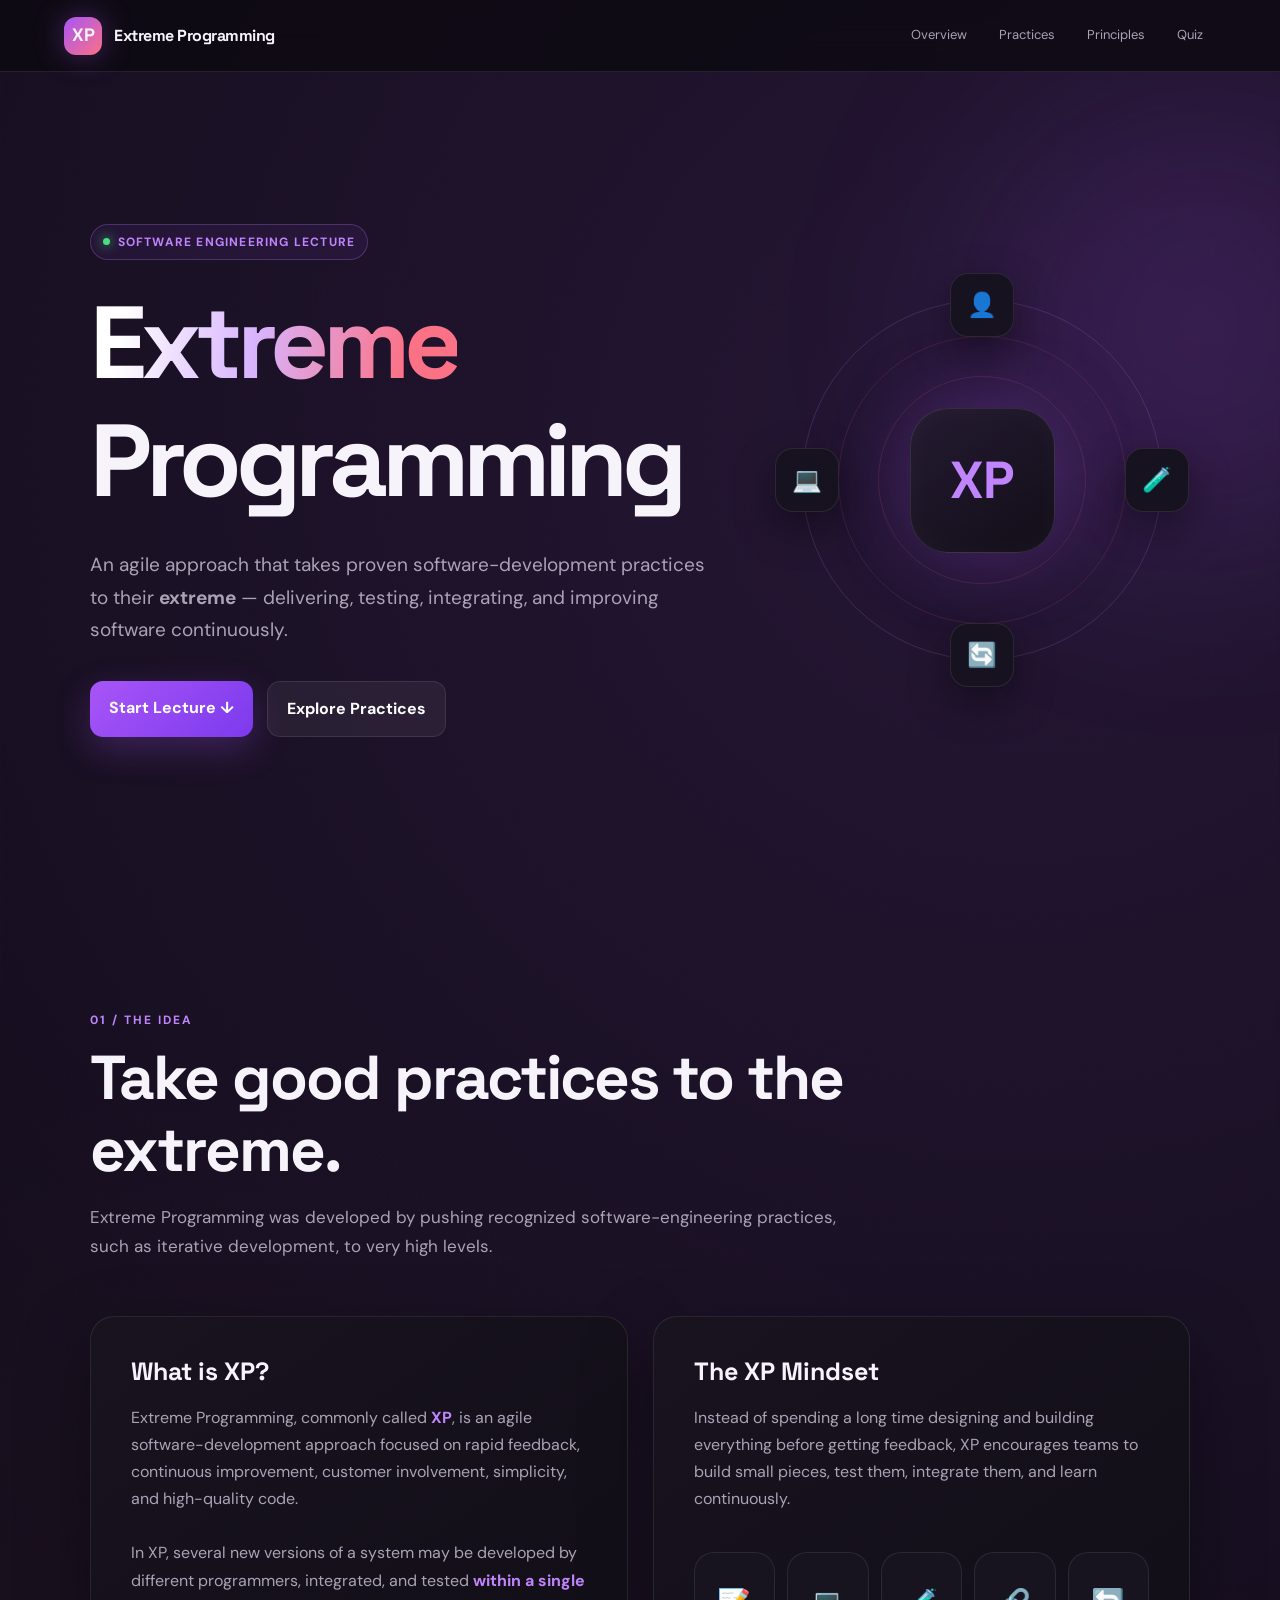
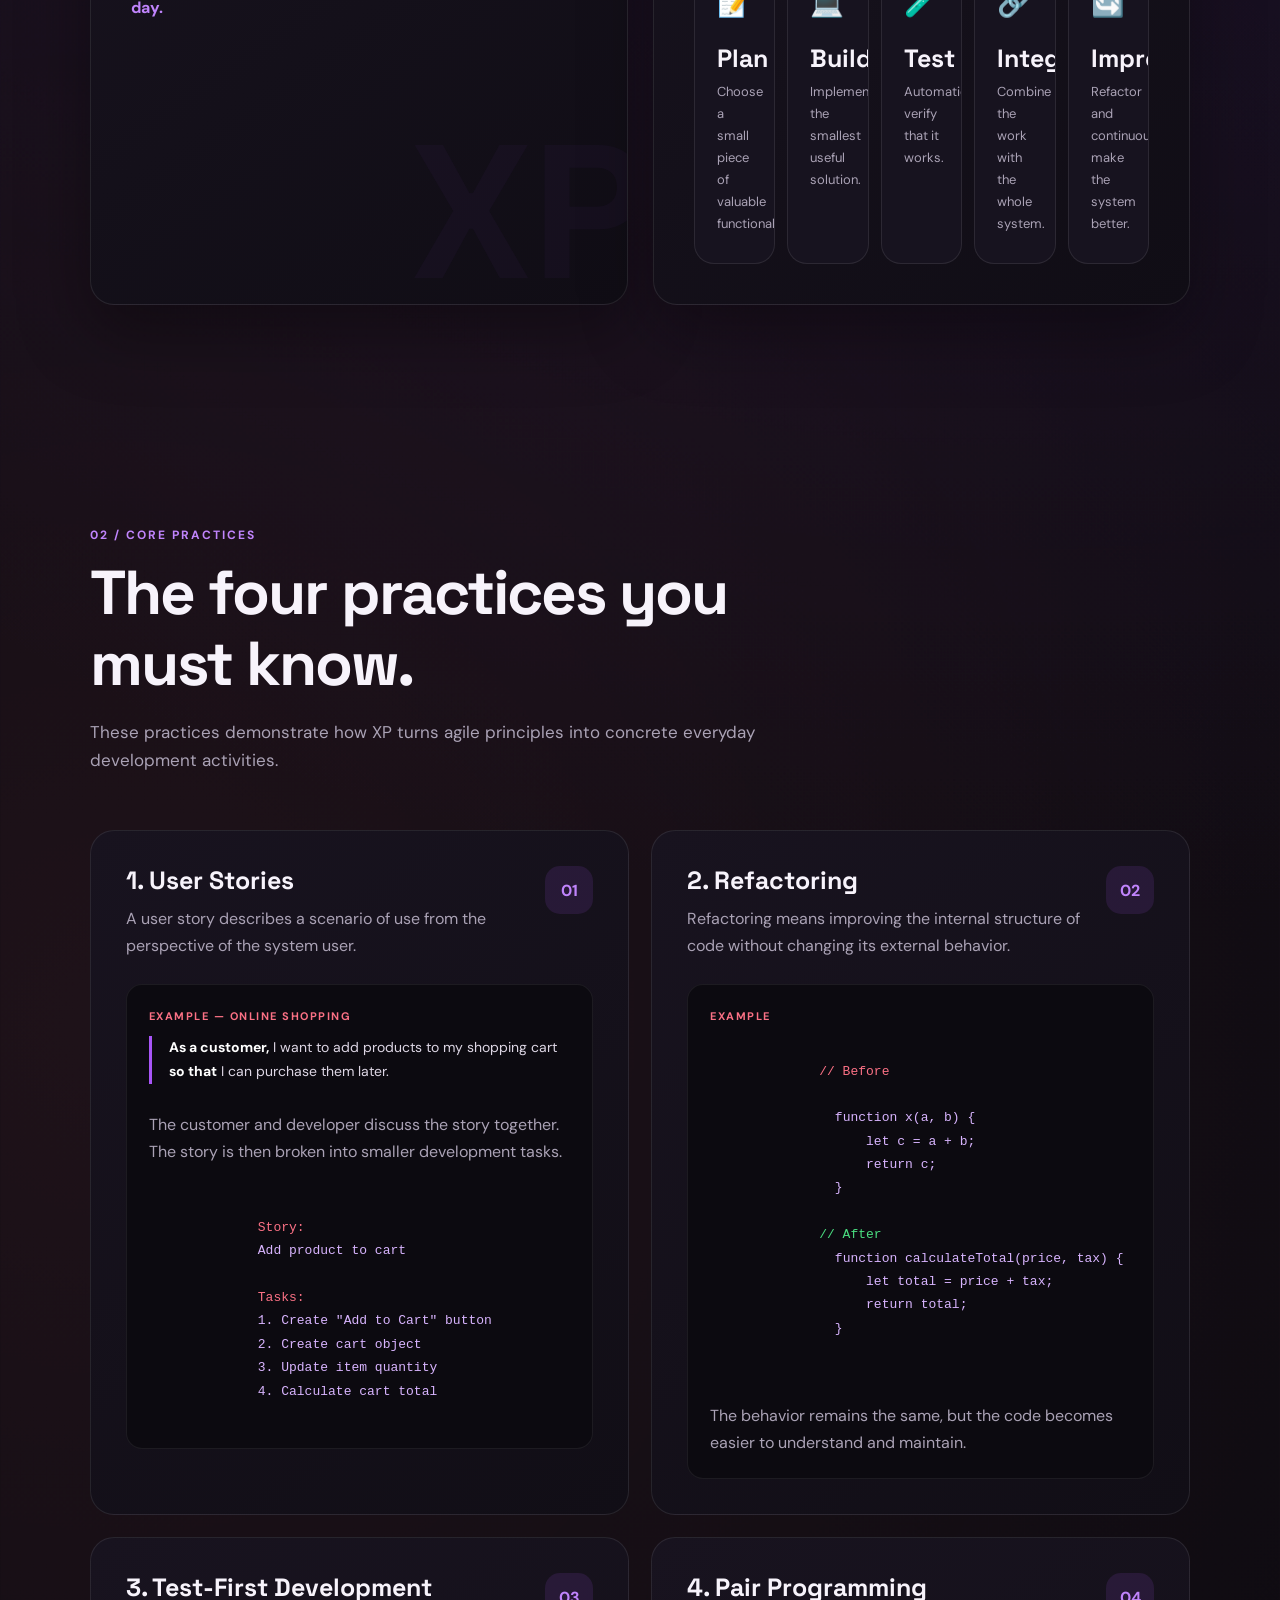
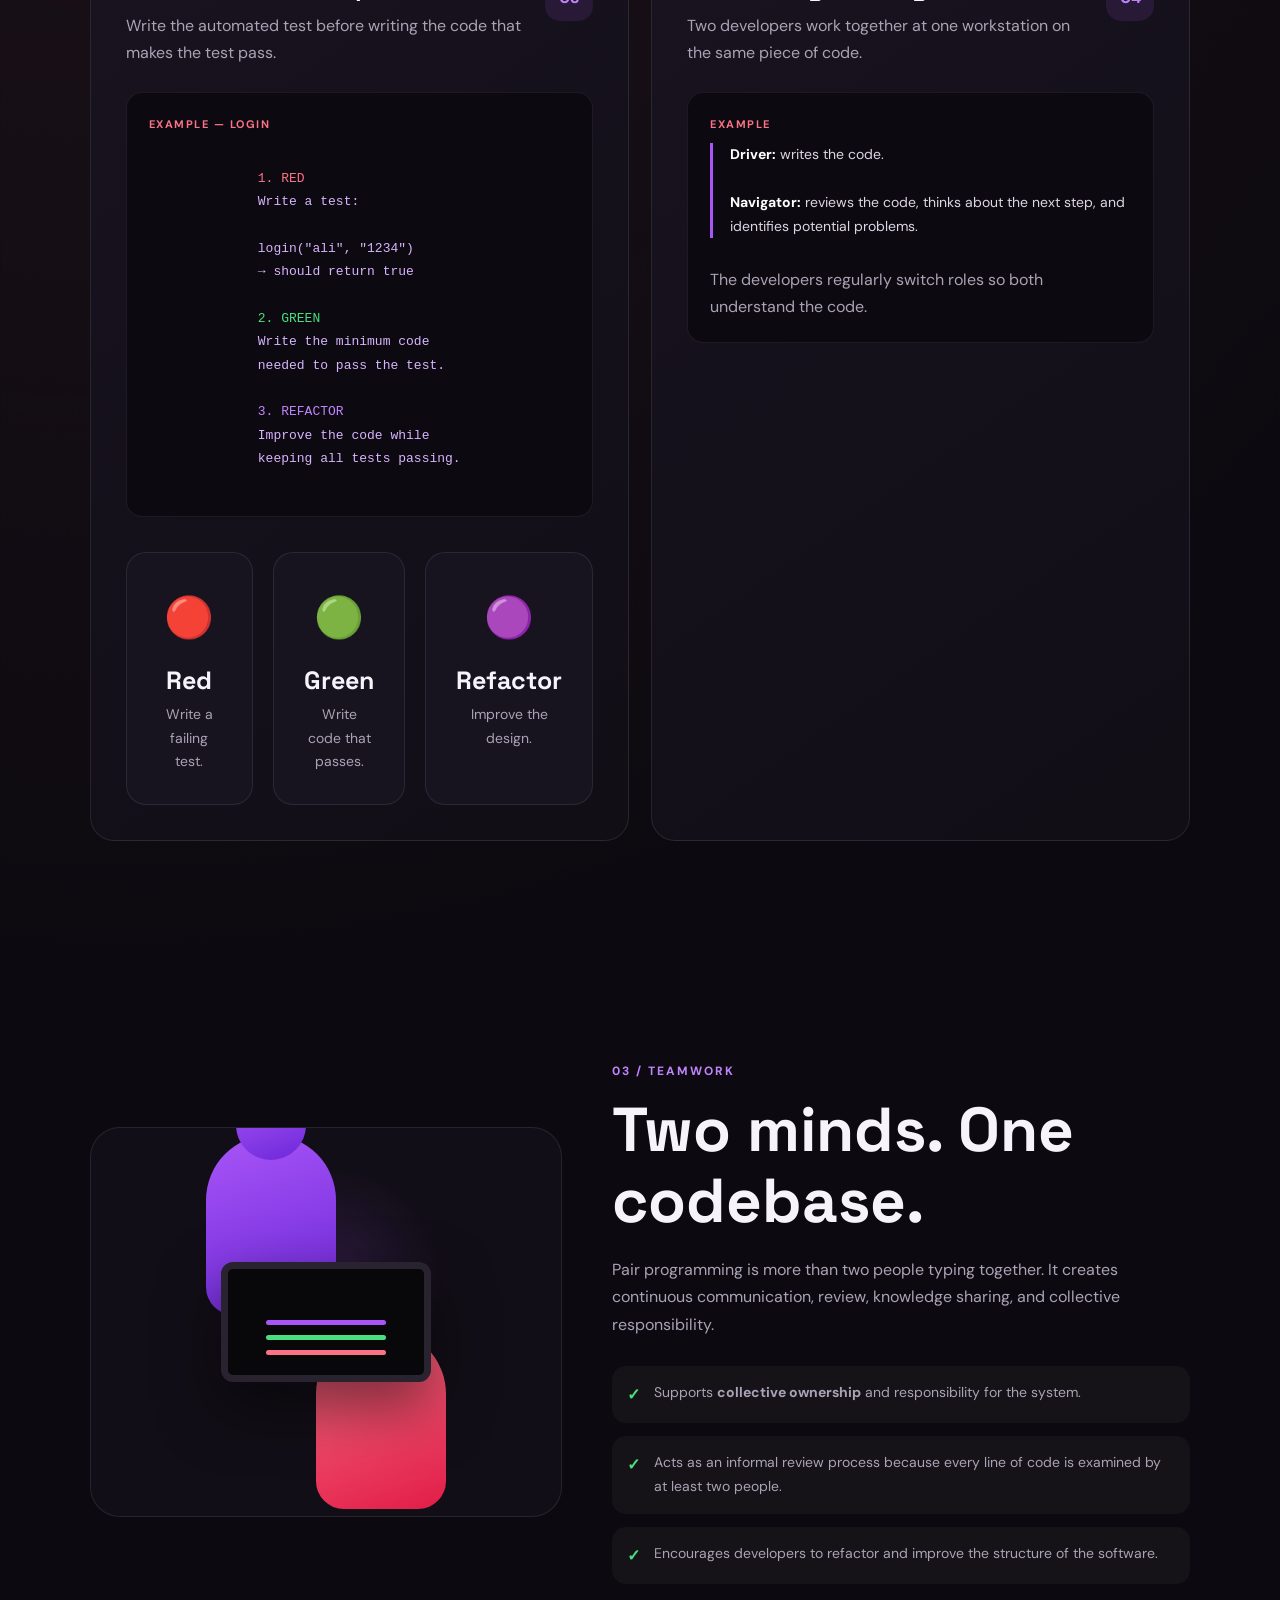
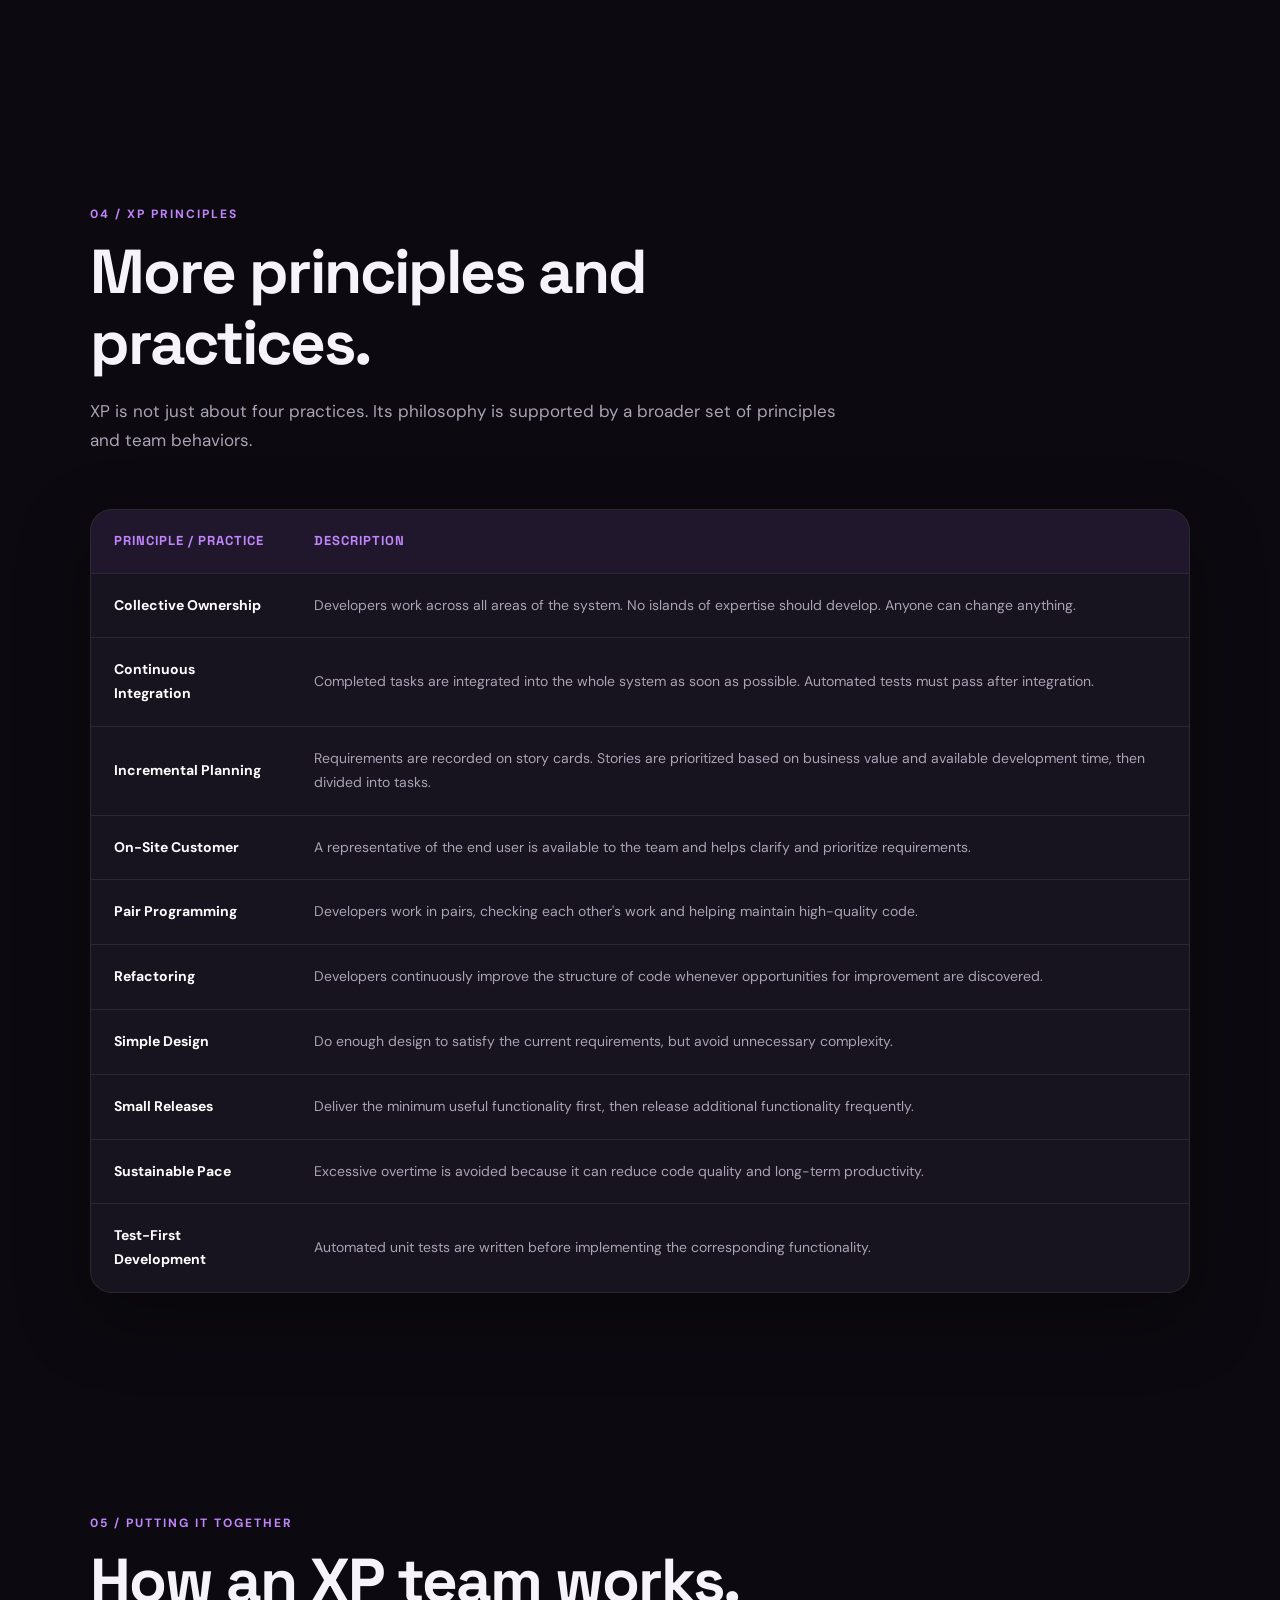
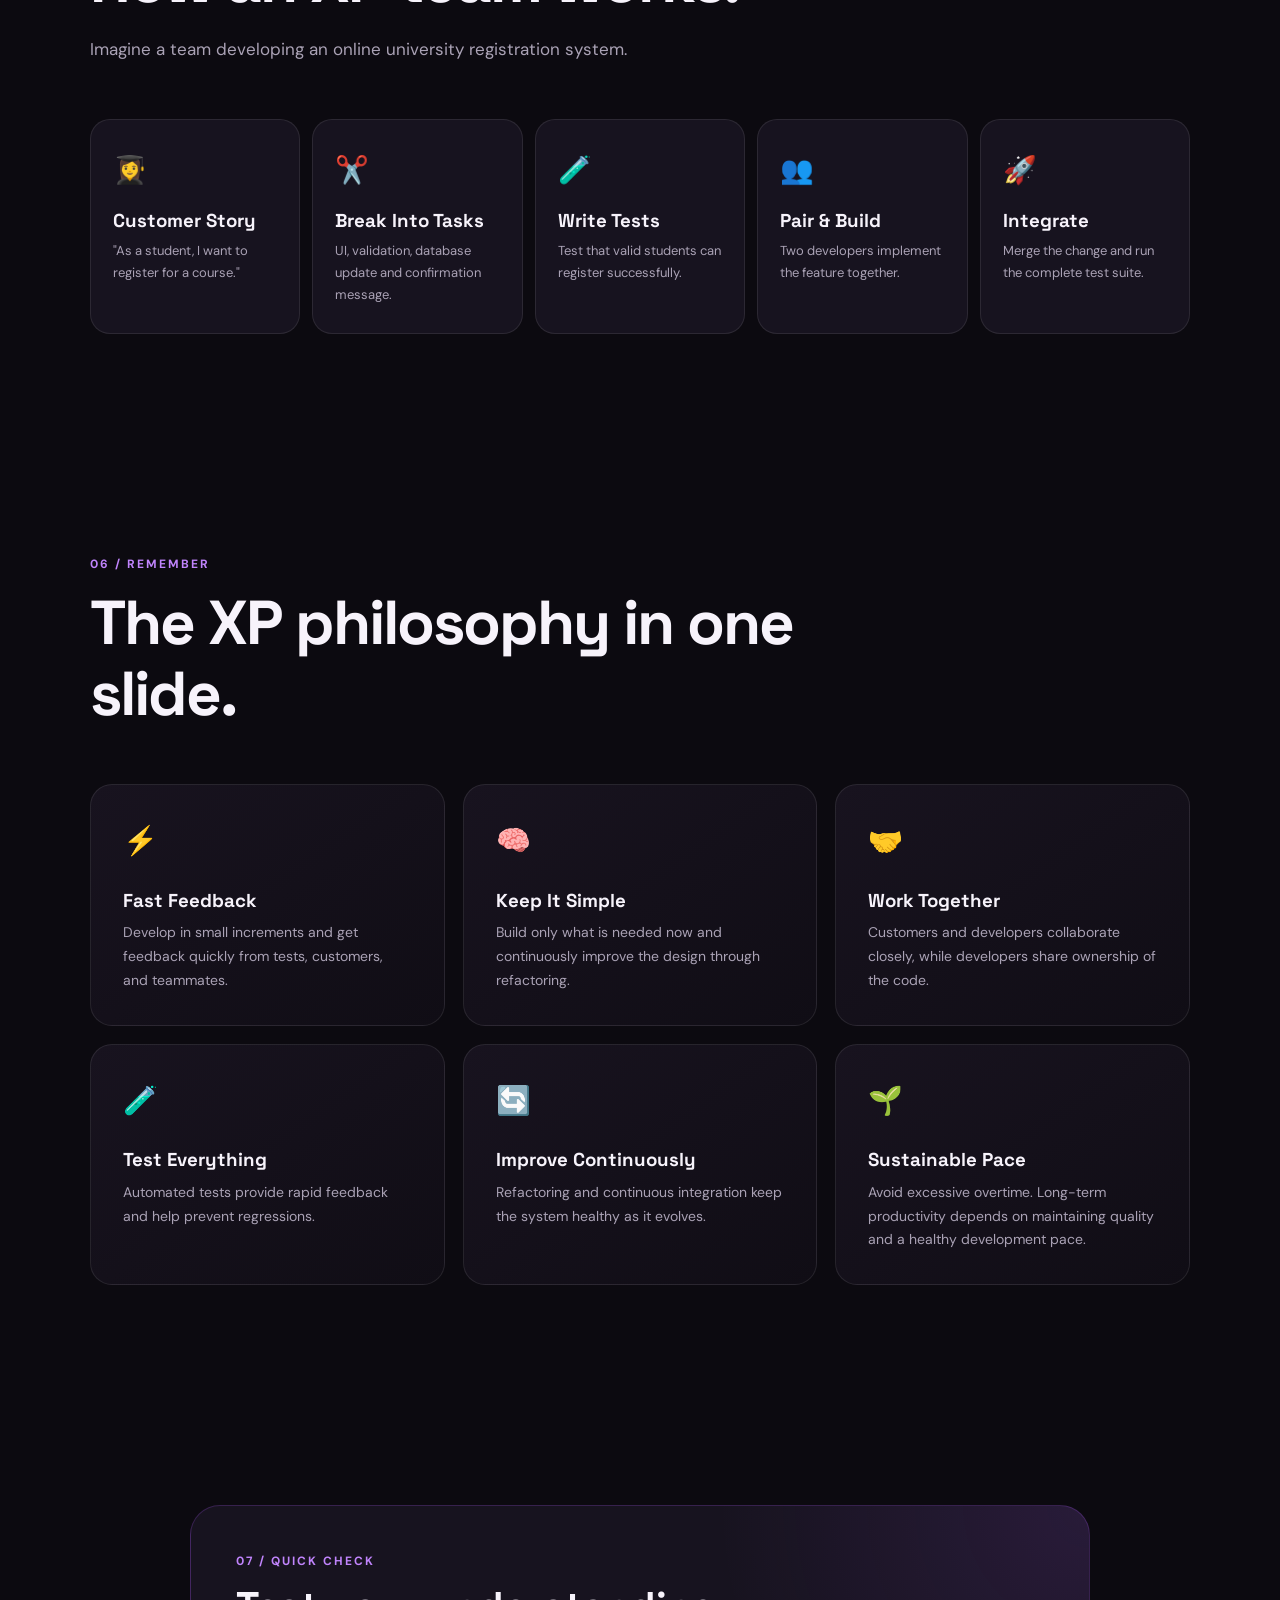
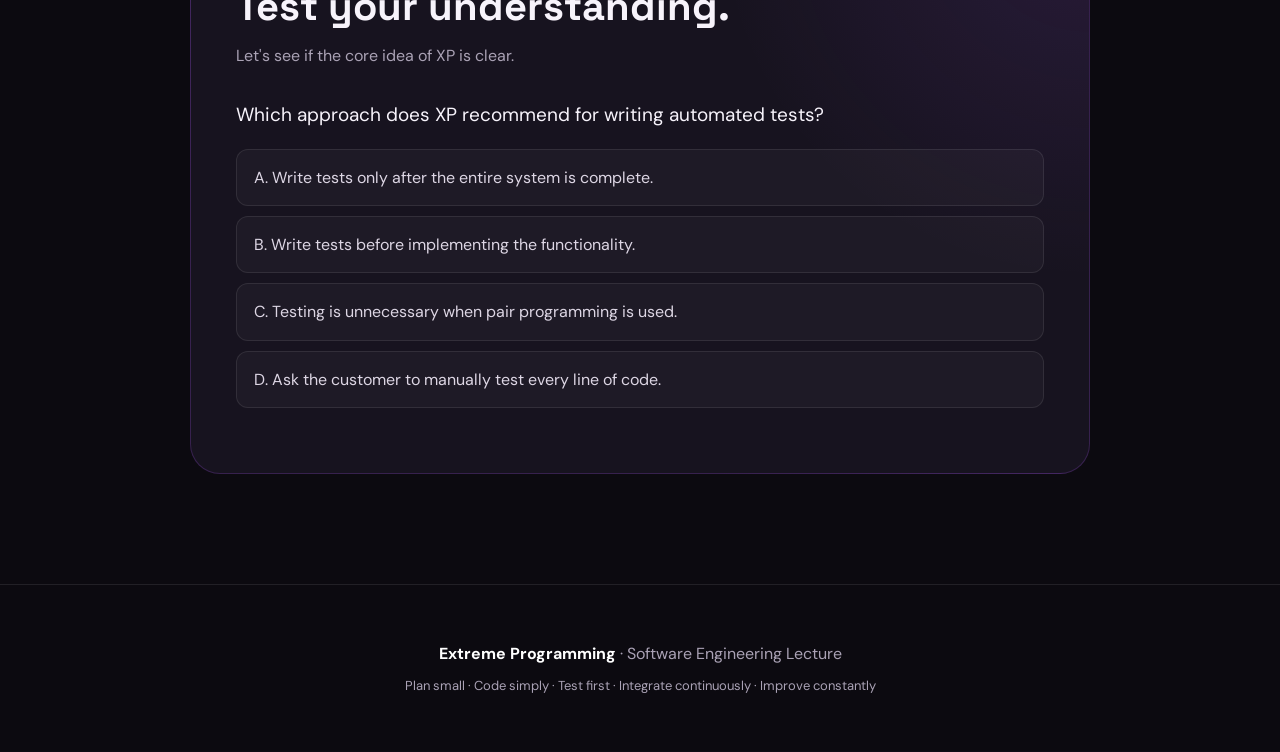
<file: Fall26_CS325_Software_Engineering/Lecture_4/index.html>
<!DOCTYPE html>
<html lang="en">
<head>
  <meta charset="UTF-8" />
  <meta name="viewport" content="width=device-width, initial-scale=1.0" />
  <title>Extreme Programming — Lecture</title>

  <link rel="preconnect" href="https://fonts.googleapis.com">
  <link rel="preconnect" href="https://fonts.gstatic.com" >
  <link href="https://fonts.googleapis.com/css2?family=DM+Sans:wght@400;500;600;700&family=Space+Grotesk:wght@400;500;600;700&display=swap" rel="stylesheet">

  <style>
    :root {
      --bg: #0c0a10;
      --bg-soft: #12101a;
      --card: #17131f;
      --card-2: #1d1727;
      --purple: #a855f7;
      --purple-light: #c084fc;
      --coral: #fb7185;
      --orange: #fb923c;
      --green: #4ade80;
      --yellow: #facc15;
      --text: #f7f3fb;
      --muted: #aaa2b5;
      --border: rgba(255,255,255,.09);
      --shadow: 0 25px 70px rgba(0,0,0,.35);
      --radius: 24px;
    }

    * {
      margin: 0;
      padding: 0;
      box-sizing: border-box;
    }

    html {
      scroll-behavior: smooth;
    }

    body {
      font-family: "DM Sans", sans-serif;
      background:
        radial-gradient(circle at 80% 5%, rgba(168,85,247,.16), transparent 25%),
        radial-gradient(circle at 10% 30%, rgba(251,113,133,.08), transparent 25%),
        var(--bg);
      color: var(--text);
      line-height: 1.7;
      overflow-x: hidden;
    }

    h1, h2, h3, h4 {
      font-family: "Space Grotesk", sans-serif;
      line-height: 1.15;
    }

    a {
      color: inherit;
      text-decoration: none;
    }

    /* =========================
       TOP NAVIGATION
    ========================== */

    .topbar {
      position: fixed;
      top: 0;
      left: 0;
      width: 100%;
      height: 72px;
      z-index: 1000;
      display: flex;
      align-items: center;
      justify-content: space-between;
      padding: 0 5%;
      background: rgba(12,10,16,.78);
      backdrop-filter: blur(18px);
      border-bottom: 1px solid var(--border);
    }

    .brand {
      display: flex;
      align-items: center;
      gap: 12px;
      font-family: "Space Grotesk";
      font-weight: 700;
      letter-spacing: -.5px;
    }

    .brand-icon {
      width: 38px;
      height: 38px;
      border-radius: 12px;
      display: grid;
      place-items: center;
      background: linear-gradient(135deg, var(--purple), var(--coral));
      box-shadow: 0 0 30px rgba(168,85,247,.35);
      font-size: 18px;
    }

    .nav {
      display: flex;
      gap: 6px;
    }

    .nav a {
      padding: 8px 13px;
      border-radius: 10px;
      color: var(--muted);
      font-size: 13px;
      transition: .25s;
    }

    .nav a:hover {
      color: white;
      background: rgba(255,255,255,.07);
    }

    .progress-wrap {
      position: absolute;
      bottom: -2px;
      left: 0;
      width: 100%;
      height: 2px;
      background: transparent;
    }

    .progress-bar {
      height: 100%;
      width: 0%;
      background: linear-gradient(90deg, var(--purple), var(--coral));
      transition: width .1s linear;
    }

    /* =========================
       HERO
    ========================== */

    .hero {
      min-height: 100vh;
      padding: 150px 7% 90px;
      display: grid;
      grid-template-columns: 1.2fr .8fr;
      align-items: center;
      gap: 60px;
      position: relative;
    }

    .hero::before {
      content: "";
      position: absolute;
      width: 450px;
      height: 450px;
      right: -150px;
      top: 100px;
      background: rgba(168,85,247,.15);
      filter: blur(100px);
      border-radius: 50%;
      pointer-events: none;
    }

    .eyebrow {
      display: inline-flex;
      align-items: center;
      gap: 8px;
      padding: 7px 12px;
      border: 1px solid rgba(192,132,252,.25);
      background: rgba(168,85,247,.08);
      border-radius: 100px;
      color: var(--purple-light);
      font-size: 12px;
      font-weight: 700;
      letter-spacing: 1.2px;
      text-transform: uppercase;
      margin-bottom: 24px;
    }

    .eyebrow span {
      width: 7px;
      height: 7px;
      background: var(--green);
      border-radius: 50%;
      box-shadow: 0 0 12px var(--green);
    }

    .hero h1 {
      font-size: clamp(60px, 8vw, 110px);
      letter-spacing: -6px;
      max-width: 900px;
    }

    .hero h1 .gradient {
      background: linear-gradient(
        100deg,
        #fff 10%,
        #d8b4fe 45%,
        #fb7185 85%
      );
      -webkit-background-clip: text;
      color: transparent;
    }

    .hero-subtitle {
      max-width: 720px;
      margin-top: 30px;
      font-size: 19px;
      color: var(--muted);
    }

    .hero-actions {
      display: flex;
      gap: 14px;
      margin-top: 35px;
      flex-wrap: wrap;
    }

    .btn {
      border: 0;
      cursor: pointer;
      padding: 13px 19px;
      border-radius: 13px;
      font-family: inherit;
      font-weight: 700;
      transition: .25s;
    }

    .btn-primary {
      color: white;
      background: linear-gradient(135deg, var(--purple), #7c3aed);
      box-shadow: 0 12px 35px rgba(168,85,247,.25);
    }

    .btn-primary:hover {
      transform: translateY(-3px);
      box-shadow: 0 18px 45px rgba(168,85,247,.38);
    }

    .btn-secondary {
      color: white;
      background: rgba(255,255,255,.06);
      border: 1px solid var(--border);
    }

    .btn-secondary:hover {
      background: rgba(255,255,255,.1);
    }

    /* Hero visual */

    .hero-visual {
      position: relative;
      min-height: 470px;
      display: grid;
      place-items: center;
    }

    .orbit {
      width: 360px;
      height: 360px;
      border: 1px solid rgba(192,132,252,.18);
      border-radius: 50%;
      position: relative;
      animation: spin 22s linear infinite;
    }

    .orbit::before,
    .orbit::after {
      content: "";
      position: absolute;
      border: 1px solid rgba(251,113,133,.13);
      border-radius: 50%;
      inset: 35px;
    }

    .orbit::after {
      inset: 75px;
    }

    @keyframes spin {
      to { transform: rotate(360deg); }
    }

    .center-logo {
      position: absolute;
      inset: 0;
      margin: auto;
      width: 145px;
      height: 145px;
      border-radius: 38px;
      display: grid;
      place-items: center;
      background: linear-gradient(145deg, #241a31, #120e18);
      border: 1px solid rgba(255,255,255,.12);
      box-shadow:
        0 0 80px rgba(168,85,247,.25),
        inset 0 0 30px rgba(255,255,255,.03);
      animation: pulse 3s ease-in-out infinite;
    }

    .center-logo strong {
      font-size: 52px;
      color: var(--purple-light);
      font-family: "Space Grotesk";
    }

    @keyframes pulse {
      50% { transform: scale(1.05); }
    }

    .orbit-item {
      position: absolute;
      width: 64px;
      height: 64px;
      border-radius: 18px;
      display: grid;
      place-items: center;
      background: #17121f;
      border: 1px solid var(--border);
      box-shadow: 0 15px 40px rgba(0,0,0,.4);
      font-size: 24px;
      animation: counterspin 22s linear infinite;
    }

    @keyframes counterspin {
      to { transform: rotate(-360deg); }
    }

    .o1 { top: -28px; left: 50%; transform: translateX(-50%); }
    .o2 { right: -28px; top: 50%; transform: translateY(-50%); }
    .o3 { bottom: -28px; left: 50%; transform: translateX(-50%); }
    .o4 { left: -28px; top: 50%; transform: translateY(-50%); }

    /* =========================
       GENERAL SECTIONS
    ========================== */

    section {
      padding: 110px 7%;
      position: relative;
    }

    .section-header {
      max-width: 760px;
      margin-bottom: 55px;
    }

    .section-number {
      color: var(--purple-light);
      font-size: 12px;
      letter-spacing: 2px;
      font-weight: 700;
      margin-bottom: 12px;
    }

    .section-header h2 {
      font-size: clamp(38px, 5vw, 62px);
      letter-spacing: -2px;
    }

    .section-header p {
      margin-top: 18px;
      color: var(--muted);
      font-size: 17px;
    }

    /* =========================
       WHAT IS XP
    ========================== */

    .definition {
      display: grid;
      grid-template-columns: 1fr 1fr;
      gap: 25px;
    }

    .definition-card {
      padding: 40px;
      border-radius: var(--radius);
      background: linear-gradient(145deg, #18131f, #100d15);
      border: 1px solid var(--border);
      box-shadow: var(--shadow);
    }

    .definition-card h3 {
      font-size: 25px;
      margin-bottom: 18px;
    }

    .definition-card p {
      color: var(--muted);
    }

    .highlight {
      color: var(--purple-light);
      font-weight: 700;
    }

    .extreme-box {
      position: relative;
      overflow: hidden;
    }

    .extreme-box::after {
      content: "XP";
      position: absolute;
      right: -20px;
      bottom: -70px;
      font-size: 190px;
      font-weight: 700;
      color: rgba(168,85,247,.035);
      font-family: "Space Grotesk";
    }

    /* =========================
       XP LOOP
    ========================== */

    .xp-loop {
      display: grid;
      grid-template-columns: repeat(5, 1fr);
      gap: 12px;
      margin-top: 40px;
    }

    .loop-card {
      padding: 27px 22px;
      background: var(--card);
      border: 1px solid var(--border);
      border-radius: 20px;
      transition: .3s;
      position: relative;
      overflow: hidden;
    }

    .loop-card:hover {
      transform: translateY(-8px);
      border-color: rgba(168,85,247,.4);
      background: var(--card-2);
    }

    .loop-icon {
      font-size: 27px;
      margin-bottom: 18px;
    }

    .loop-card h3 {
      margin-bottom: 8px;
    }

    .loop-card p {
      font-size: 13px;
      color: var(--muted);
    }

    /* =========================
       PRACTICES
    ========================== */

    .practice-grid {
      display: grid;
      grid-template-columns: repeat(2, 1fr);
      gap: 22px;
    }

    .practice-card {
      background: linear-gradient(145deg, #18131f, #110e16);
      border: 1px solid var(--border);
      border-radius: var(--radius);
      padding: 35px;
      transition: .3s;
      cursor: pointer;
    }

    .practice-card:hover {
      transform: translateY(-5px);
      border-color: rgba(192,132,252,.35);
    }

    .practice-top {
      display: flex;
      align-items: flex-start;
      justify-content: space-between;
      gap: 20px;
    }

    .practice-number {
      min-width: 48px;
      height: 48px;
      display: grid;
      place-items: center;
      border-radius: 15px;
      background: rgba(168,85,247,.12);
      color: var(--purple-light);
      font-weight: 700;
    }

    .practice-card h3 {
      font-size: 25px;
      margin-bottom: 10px;
    }

    .practice-card p {
      color: var(--muted);
    }

    .example {
      margin-top: 25px;
      padding: 22px;
      border-radius: 16px;
      background: #0c0a10;
      border: 1px solid rgba(255,255,255,.07);
    }

    .example-label {
      color: var(--coral);
      font-size: 11px;
      font-weight: 700;
      text-transform: uppercase;
      letter-spacing: 1.5px;
      margin-bottom: 10px;
    }

    .story-card {
      border-left: 3px solid var(--purple);
      padding-left: 17px;
      font-size: 14px;
      color: #ddd6e4;
    }

    .story-card strong {
      color: white;
    }

    .code {
      font-family: "SFMono-Regular", Consolas, monospace;
      color: #d8b4fe;
      font-size: 13px;
      line-height: 1.8;
      white-space: pre-wrap;
    }

    .code .keyword {
      color: var(--coral);
    }

    .code .green {
      color: var(--green);
    }

    /* =========================
       TDD VISUAL
    ========================== */

    .tdd-flow {
      display: grid;
      grid-template-columns: repeat(3, 1fr);
      gap: 20px;
      margin-top: 35px;
    }

    .tdd-step {
      padding: 30px;
      border-radius: 20px;
      border: 1px solid var(--border);
      text-align: center;
      background: var(--card);
      position: relative;
    }

    .tdd-step .big {
      font-size: 40px;
      margin-bottom: 15px;
    }

    .tdd-step h3 {
      margin-bottom: 8px;
    }

    .tdd-step p {
      color: var(--muted);
      font-size: 14px;
    }

    .red { color: var(--coral); }
    .green-text { color: var(--green); }
    .refactor { color: var(--purple-light); }

    /* =========================
       PAIR PROGRAMMING
    ========================== */

    .pair-section {
      display: grid;
      grid-template-columns: .9fr 1.1fr;
      gap: 50px;
      align-items: center;
    }

    .pair-visual {
      min-height: 390px;
      border-radius: 30px;
      background:
        radial-gradient(circle at 50% 40%, rgba(168,85,247,.18), transparent 35%),
        #120e17;
      border: 1px solid var(--border);
      display: grid;
      place-items: center;
      position: relative;
      overflow: hidden;
    }

    .person {
      width: 130px;
      height: 180px;
      border-radius: 70px 70px 30px 30px;
      position: relative;
    }

    .person::before {
      content: "";
      width: 70px;
      height: 70px;
      border-radius: 50%;
      position: absolute;
      top: -45px;
      left: 30px;
      background: inherit;
    }

    .person.one {
      background: linear-gradient(160deg, #a855f7, #6d28d9);
      transform: translateX(-55px);
    }

    .person.two {
      background: linear-gradient(160deg, #fb7185, #e11d48);
      transform: translateX(55px);
    }

    .screen {
      position: absolute;
      width: 210px;
      height: 120px;
      border-radius: 12px;
      background: #08070a;
      border: 7px solid #29222f;
      box-shadow: 0 25px 60px rgba(0,0,0,.5);
      display: flex;
      align-items: center;
      justify-content: center;
      z-index: 5;
    }

    .screen-line {
      width: 120px;
      height: 5px;
      border-radius: 20px;
      background: var(--purple);
      box-shadow:
        0 15px 0 var(--green),
        0 30px 0 var(--coral);
    }

    .pair-content h2 {
      font-size: clamp(40px, 5vw, 62px);
    }

    .benefits {
      display: grid;
      gap: 13px;
      margin-top: 28px;
    }

    .benefit {
      display: flex;
      gap: 14px;
      align-items: flex-start;
      padding: 15px;
      border-radius: 14px;
      background: rgba(255,255,255,.035);
    }

    .benefit-icon {
      color: var(--green);
      font-weight: 900;
    }

    .benefit span {
      color: var(--muted);
      font-size: 14px;
    }

    /* =========================
       PRINCIPLES TABLE
    ========================== */

    .table-container {
      overflow-x: auto;
      border: 1px solid var(--border);
      border-radius: 22px;
      background: var(--card);
      box-shadow: var(--shadow);
    }

    table {
      width: 100%;
      border-collapse: collapse;
      min-width: 800px;
    }

    th, td {
      padding: 20px 23px;
      text-align: left;
      border-bottom: 1px solid var(--border);
    }

    th {
      font-family: "Space Grotesk";
      color: var(--purple-light);
      font-size: 13px;
      text-transform: uppercase;
      letter-spacing: 1px;
      background: rgba(168,85,247,.06);
    }

    td {
      color: var(--muted);
      font-size: 14px;
    }

    td:first-child {
      color: white;
      font-weight: 700;
    }

    tr:last-child td {
      border-bottom: 0;
    }

    tr:hover td {
      background: rgba(255,255,255,.025);
    }

    /* =========================
       KEY TAKEAWAYS
    ========================== */

    .takeaways {
      display: grid;
      grid-template-columns: repeat(3, 1fr);
      gap: 18px;
    }

    .takeaway {
      padding: 32px;
      min-height: 210px;
      border-radius: 22px;
      border: 1px solid var(--border);
      background: linear-gradient(145deg, #18131f, #100d15);
    }

    .takeaway-icon {
      font-size: 28px;
      margin-bottom: 25px;
    }

    .takeaway h3 {
      margin-bottom: 10px;
    }

    .takeaway p {
      color: var(--muted);
      font-size: 14px;
    }

    /* =========================
       QUIZ
    ========================== */

    .quiz {
      max-width: 900px;
      margin: auto;
      padding: 45px;
      border-radius: 30px;
      border: 1px solid rgba(168,85,247,.22);
      background:
        radial-gradient(circle at 100% 0%, rgba(168,85,247,.12), transparent 35%),
        var(--card);
    }

    .quiz h2 {
      font-size: 40px;
      margin-bottom: 12px;
    }

    .quiz-question {
      font-size: 19px;
      margin: 30px 0 18px;
    }

    .options {
      display: grid;
      gap: 10px;
    }

    .option {
      padding: 14px 17px;
      border-radius: 12px;
      border: 1px solid var(--border);
      background: rgba(255,255,255,.03);
      color: #ddd6e4;
      cursor: pointer;
      transition: .2s;
    }

    .option:hover {
      background: rgba(168,85,247,.09);
      border-color: rgba(168,85,247,.35);
    }

    .option.correct {
      border-color: var(--green);
      background: rgba(74,222,128,.1);
    }

    .option.wrong {
      border-color: var(--coral);
      background: rgba(251,113,133,.1);
    }

    #quizResult {
      margin-top: 20px;
      font-weight: 700;
    }

    /* =========================
       FOOTER
    ========================== */

    footer {
      padding: 55px 7%;
      border-top: 1px solid var(--border);
      text-align: center;
      color: var(--muted);
    }

    footer strong {
      color: white;
    }

    /* =========================
       REVEAL ANIMATION
    ========================== */

    .reveal {
      opacity: 0;
      transform: translateY(30px);
      transition: opacity .8s ease, transform .8s ease;
    }

    .reveal.active {
      opacity: 1;
      transform: translateY(0);
    }

    /* =========================
       RESPONSIVE
    ========================== */

    @media (max-width: 1000px) {
      .hero,
      .pair-section {
        grid-template-columns: 1fr;
      }

      .hero-visual {
        min-height: 390px;
      }

      .xp-loop {
        grid-template-columns: repeat(2, 1fr);
      }

      .takeaways {
        grid-template-columns: 1fr 1fr;
      }
    }

    @media (max-width: 720px) {
      .topbar {
        padding: 0 20px;
      }

      .nav {
        display: none;
      }

      section {
        padding: 80px 5%;
      }

      .hero {
        padding: 130px 5% 70px;
      }

      .hero h1 {
        font-size: 58px;
        letter-spacing: -3px;
      }

      .definition,
      .practice-grid,
      .tdd-flow,
      .takeaways {
        grid-template-columns: 1fr;
      }

      .xp-loop {
        grid-template-columns: 1fr;
      }

      .orbit {
        width: 290px;
        height: 290px;
      }

      .quiz {
        padding: 28px;
      }
    }
  </style>
</head>

<body>

  <!-- =========================
       NAVIGATION
  ========================== -->

  <header class="topbar">
    <a href="#home" class="brand">
      <div class="brand-icon">XP</div>
      <span>Extreme Programming</span>
    </a>

    <nav class="nav">
      <a href="#intro">Overview</a>
      <a href="#practices">Practices</a>
      <a href="#principles">Principles</a>
      <a href="#quiz">Quiz</a>
    </nav>

    <div class="progress-wrap">
      <div class="progress-bar" id="progressBar"></div>
    </div>
  </header>


  <!-- =========================
       HERO
  ========================== -->

  <main id="home">

    <section class="hero">

      <div class="hero-content reveal">
        <div class="eyebrow">
          <span></span>
          Software Engineering Lecture
        </div>

        <h1>
          <span class="gradient">Extreme</span><br>
          Programming
        </h1>

        <p class="hero-subtitle">
          An agile approach that takes proven software-development
          practices to their <strong>extreme</strong> — delivering,
          testing, integrating, and improving software continuously.
        </p>

        <div class="hero-actions">
          <a href="#intro" class="btn btn-primary">
            Start Lecture ↓
          </a>

          <a href="#practices" class="btn btn-secondary">
            Explore Practices
          </a>
        </div>
      </div>


      <div class="hero-visual reveal">

        <div class="orbit">

          <div class="center-logo">
            <strong>XP</strong>
          </div>

          <div class="orbit-item o1">👤</div>
          <div class="orbit-item o2">🧪</div>
          <div class="orbit-item o3">🔄</div>
          <div class="orbit-item o4">💻</div>

        </div>

      </div>

    </section>


    <!-- =========================
         INTRODUCTION
    ========================== -->

    <section id="intro">

      <div class="section-header reveal">
        <div class="section-number">01 / THE IDEA</div>

        <h2>
          Take good practices
          <span class="gradient">to the extreme.</span>
        </h2>

        <p>
          Extreme Programming was developed by pushing recognized
          software-engineering practices, such as iterative development,
          to very high levels.
        </p>
      </div>


      <div class="definition">

        <div class="definition-card extreme-box reveal">

          <h3>What is XP?</h3>

          <p>
            Extreme Programming, commonly called <span class="highlight">XP</span>,
            is an agile software-development approach focused on rapid
            feedback, continuous improvement, customer involvement,
            simplicity, and high-quality code.
          </p>

          <br>

          <p>
            In XP, several new versions of a system may be developed
            by different programmers, integrated, and tested
            <span class="highlight">within a single day.</span>
          </p>

        </div>


        <div class="definition-card reveal">

          <h3>The XP Mindset</h3>

          <p>
            Instead of spending a long time designing and building
            everything before getting feedback, XP encourages teams to
            build small pieces, test them, integrate them, and learn
            continuously.
          </p>

          <div class="xp-loop">

            <div class="loop-card">
              <div class="loop-icon">📝</div>
              <h3>Plan</h3>
              <p>Choose a small piece of valuable functionality.</p>
            </div>

            <div class="loop-card">
              <div class="loop-icon">💻</div>
              <h3>Build</h3>
              <p>Implement the smallest useful solution.</p>
            </div>

            <div class="loop-card">
              <div class="loop-icon">🧪</div>
              <h3>Test</h3>
              <p>Automatically verify that it works.</p>
            </div>

            <div class="loop-card">
              <div class="loop-icon">🔗</div>
              <h3>Integrate</h3>
              <p>Combine the work with the whole system.</p>
            </div>

            <div class="loop-card">
              <div class="loop-icon">🔄</div>
              <h3>Improve</h3>
              <p>Refactor and continuously make the system better.</p>
            </div>

          </div>

        </div>

      </div>

    </section>


    <!-- =========================
         MOST IMPORTANT PRACTICES
    ========================== -->

    <section id="practices">

      <div class="section-header reveal">
        <div class="section-number">02 / CORE PRACTICES</div>

        <h2>
          The four practices
          <span class="gradient">you must know.</span>
        </h2>

        <p>
          These practices demonstrate how XP turns agile principles
          into concrete everyday development activities.
        </p>
      </div>


      <div class="practice-grid">

        <!-- USER STORIES -->

        <article class="practice-card reveal">

          <div class="practice-top">

            <div>
              <h3>1. User Stories</h3>
              <p>
                A user story describes a scenario of use from the
                perspective of the system user.
              </p>
            </div>

            <div class="practice-number">01</div>

          </div>


          <div class="example">

            <div class="example-label">
              Example — Online Shopping
            </div>

            <div class="story-card">
              <strong>As a customer,</strong>
              I want to add products to my shopping cart
              <strong>so that</strong> I can purchase them later.
            </div>

            <br>

            <p>
              The customer and developer discuss the story together.
              The story is then broken into smaller development tasks.
            </p>

            <br>

            <div class="code">
              <span class="keyword">Story:</span>
              Add product to cart

              <span class="keyword">Tasks:</span>
              1. Create "Add to Cart" button
              2. Create cart object
              3. Update item quantity
              4. Calculate cart total
            </div>

          </div>

        </article>


        <!-- REFACTORING -->

        <article class="practice-card reveal">

          <div class="practice-top">

            <div>
              <h3>2. Refactoring</h3>
              <p>
                Refactoring means improving the internal structure of
                code without changing its external behavior.
              </p>
            </div>

            <div class="practice-number">02</div>

          </div>


          <div class="example">

            <div class="example-label">
              Example
            </div>

            <div class="code">
              <span class="red">// Before</span>

		function x(a, b) {
		    let c = a + b;
		    return c;
		}

              <span class="green">// After</span>
		function calculateTotal(price, tax) {
		    let total = price + tax;
		    return total;
		}

            </div>

            <p style="margin-top:15px;">
              The behavior remains the same, but the code becomes
              easier to understand and maintain.
            </p>

          </div>

        </article>


        <!-- TDD -->

        <article class="practice-card reveal">

          <div class="practice-top">

            <div>
              <h3>3. Test-First Development</h3>
              <p>
                Write the automated test before writing the code that
                makes the test pass.
              </p>
            </div>

            <div class="practice-number">03</div>

          </div>


          <div class="example">

            <div class="example-label">
              Example — Login
            </div>

            <div class="code">
              <span class="red">1. RED</span>
              Write a test:

              login("ali", "1234")
              → should return true

              <span class="green">2. GREEN</span>
              Write the minimum code
              needed to pass the test.

              <span class="refactor">3. REFACTOR</span>
              Improve the code while
              keeping all tests passing.
            </div>

          </div>


          <div class="tdd-flow">

            <div class="tdd-step">
              <div class="big red">🔴</div>
              <h3>Red</h3>
              <p>Write a failing test.</p>
            </div>

            <div class="tdd-step">
              <div class="big green-text">🟢</div>
              <h3>Green</h3>
              <p>Write code that passes.</p>
            </div>

            <div class="tdd-step">
              <div class="big refactor">🟣</div>
              <h3>Refactor</h3>
              <p>Improve the design.</p>
            </div>

          </div>

        </article>


        <!-- PAIR PROGRAMMING -->

        <article class="practice-card reveal">

          <div class="practice-top">

            <div>
              <h3>4. Pair Programming</h3>
              <p>
                Two developers work together at one workstation
                on the same piece of code.
              </p>
            </div>

            <div class="practice-number">04</div>

          </div>


          <div class="example">

            <div class="example-label">
              Example
            </div>

            <div class="story-card">
              <strong>Driver:</strong>
              writes the code.

              <br><br>

              <strong>Navigator:</strong>
              reviews the code, thinks about the next step,
              and identifies potential problems.
            </div>

            <br>

            <p>
              The developers regularly switch roles so both understand
              the code.
            </p>

          </div>

        </article>

      </div>

    </section>


    <!-- =========================
         PAIR PROGRAMMING DETAIL
    ========================== -->

    <section>

      <div class="pair-section">

        <div class="pair-visual reveal">

          <div class="person one"></div>
          <div class="person two"></div>

          <div class="screen">
            <div class="screen-line"></div>
          </div>

        </div>


        <div class="pair-content reveal">

          <div class="section-number">03 / TEAMWORK</div>

          <h2>
            Two minds.
            <span class="gradient">One codebase.</span>
          </h2>

          <p style="color:var(--muted); margin-top:20px;">
            Pair programming is more than two people typing together.
            It creates continuous communication, review, knowledge
            sharing, and collective responsibility.
          </p>


          <div class="benefits">

            <div class="benefit">
              <div class="benefit-icon">✓</div>
              <span>
                Supports <strong>collective ownership</strong> and
                responsibility for the system.
              </span>
            </div>

            <div class="benefit">
              <div class="benefit-icon">✓</div>
              <span>
                Acts as an informal review process because every line
                of code is examined by at least two people.
              </span>
            </div>

            <div class="benefit">
              <div class="benefit-icon">✓</div>
              <span>
                Encourages developers to refactor and improve the
                structure of the software.
              </span>
            </div>

          </div>

        </div>

      </div>

    </section>


    <!-- =========================
         PRINCIPLES
    ========================== -->

    <section id="principles">

      <div class="section-header reveal">

        <div class="section-number">04 / XP PRINCIPLES</div>

        <h2>
          More principles
          <span class="gradient">and practices.</span>
        </h2>

        <p>
          XP is not just about four practices. Its philosophy is
          supported by a broader set of principles and team behaviors.
        </p>

      </div>


      <div class="table-container reveal">

        <table>

          <thead>
            <tr>
              <th>Principle / Practice</th>
              <th>Description</th>
            </tr>
          </thead>

          <tbody>

            <tr>
              <td>Collective Ownership</td>
              <td>
                Developers work across all areas of the system.
                No islands of expertise should develop. Anyone can
                change anything.
              </td>
            </tr>

            <tr>
              <td>Continuous Integration</td>
              <td>
                Completed tasks are integrated into the whole system
                as soon as possible. Automated tests must pass after
                integration.
              </td>
            </tr>

            <tr>
              <td>Incremental Planning</td>
              <td>
                Requirements are recorded on story cards. Stories
                are prioritized based on business value and available
                development time, then divided into tasks.
              </td>
            </tr>

            <tr>
              <td>On-Site Customer</td>
              <td>
                A representative of the end user is available to the
                team and helps clarify and prioritize requirements.
              </td>
            </tr>

            <tr>
              <td>Pair Programming</td>
              <td>
                Developers work in pairs, checking each other's work
                and helping maintain high-quality code.
              </td>
            </tr>

            <tr>
              <td>Refactoring</td>
              <td>
                Developers continuously improve the structure of code
                whenever opportunities for improvement are discovered.
              </td>
            </tr>

            <tr>
              <td>Simple Design</td>
              <td>
                Do enough design to satisfy the current requirements,
                but avoid unnecessary complexity.
              </td>
            </tr>

            <tr>
              <td>Small Releases</td>
              <td>
                Deliver the minimum useful functionality first, then
                release additional functionality frequently.
              </td>
            </tr>

            <tr>
              <td>Sustainable Pace</td>
              <td>
                Excessive overtime is avoided because it can reduce
                code quality and long-term productivity.
              </td>
            </tr>

            <tr>
              <td>Test-First Development</td>
              <td>
                Automated unit tests are written before implementing
                the corresponding functionality.
              </td>
            </tr>

          </tbody>

        </table>

      </div>

    </section>


    <!-- =========================
         REAL WORLD FLOW
    ========================== -->

    <section>

      <div class="section-header reveal">

        <div class="section-number">05 / PUTTING IT TOGETHER</div>

        <h2>
          How an XP team
          <span class="gradient">works.</span>
        </h2>

        <p>
          Imagine a team developing an online university registration
          system.
        </p>

      </div>


      <div class="xp-loop">

        <div class="loop-card reveal">
          <div class="loop-icon">👩‍🎓</div>
          <h3>Customer Story</h3>
          <p>
            "As a student, I want to register for a course."
          </p>
        </div>

        <div class="loop-card reveal">
          <div class="loop-icon">✂️</div>
          <h3>Break Into Tasks</h3>
          <p>
            UI, validation, database update and confirmation message.
          </p>
        </div>

        <div class="loop-card reveal">
          <div class="loop-icon">🧪</div>
          <h3>Write Tests</h3>
          <p>
            Test that valid students can register successfully.
          </p>
        </div>

        <div class="loop-card reveal">
          <div class="loop-icon">👥</div>
          <h3>Pair & Build</h3>
          <p>
            Two developers implement the feature together.
          </p>
        </div>

        <div class="loop-card reveal">
          <div class="loop-icon">🚀</div>
          <h3>Integrate</h3>
          <p>
            Merge the change and run the complete test suite.
          </p>
        </div>

      </div>

    </section>


    <!-- =========================
         TAKEAWAYS
    ========================== -->

    <section>

      <div class="section-header reveal">

        <div class="section-number">06 / REMEMBER</div>

        <h2>
          The XP philosophy
          <span class="gradient">in one slide.</span>
        </h2>

      </div>


      <div class="takeaways">

        <div class="takeaway reveal">
          <div class="takeaway-icon">⚡</div>
          <h3>Fast Feedback</h3>
          <p>
            Develop in small increments and get feedback quickly
            from tests, customers, and teammates.
          </p>
        </div>

        <div class="takeaway reveal">
          <div class="takeaway-icon">🧠</div>
          <h3>Keep It Simple</h3>
          <p>
            Build only what is needed now and continuously improve
            the design through refactoring.
          </p>
        </div>

        <div class="takeaway reveal">
          <div class="takeaway-icon">🤝</div>
          <h3>Work Together</h3>
          <p>
            Customers and developers collaborate closely, while
            developers share ownership of the code.
          </p>
        </div>

        <div class="takeaway reveal">
          <div class="takeaway-icon">🧪</div>
          <h3>Test Everything</h3>
          <p>
            Automated tests provide rapid feedback and help prevent
            regressions.
          </p>
        </div>

        <div class="takeaway reveal">
          <div class="takeaway-icon">🔄</div>
          <h3>Improve Continuously</h3>
          <p>
            Refactoring and continuous integration keep the system
            healthy as it evolves.
          </p>
        </div>

        <div class="takeaway reveal">
          <div class="takeaway-icon">🌱</div>
          <h3>Sustainable Pace</h3>
          <p>
            Avoid excessive overtime. Long-term productivity depends
            on maintaining quality and a healthy development pace.
          </p>
        </div>

      </div>

    </section>


    <!-- =========================
         QUIZ
    ========================== -->

    <section id="quiz">

      <div class="quiz reveal">

        <div class="section-number">07 / QUICK CHECK</div>

        <h2>Test your understanding.</h2>

        <p style="color:var(--muted);">
          Let's see if the core idea of XP is clear.
        </p>

        <div class="quiz-question">
          Which approach does XP recommend for writing automated tests?
        </div>

        <div class="options">

          <div class="option" data-correct="false">
            A. Write tests only after the entire system is complete.
          </div>

          <div class="option" data-correct="true">
            B. Write tests before implementing the functionality.
          </div>

          <div class="option" data-correct="false">
            C. Testing is unnecessary when pair programming is used.
          </div>

          <div class="option" data-correct="false">
            D. Ask the customer to manually test every line of code.
          </div>

        </div>

        <div id="quizResult"></div>

      </div>

    </section>

  </main>


  <!-- =========================
       FOOTER
  ========================== -->

  <footer>
    <p>
      <strong>Extreme Programming</strong> · Software Engineering Lecture
    </p>

    <p style="margin-top:8px; font-size:13px;">
      Plan small · Code simply · Test first · Integrate continuously · Improve constantly
    </p>
  </footer>


  <!-- =========================
       JAVASCRIPT
  ========================== -->

  <script>

    /* =================================
       SCROLL PROGRESS
    ================================= */

    const progressBar = document.getElementById("progressBar");

    window.addEventListener("scroll", () => {

      const scrollTop = window.scrollY;

      const documentHeight =
        document.documentElement.scrollHeight - window.innerHeight;

      const progress =
        (scrollTop / documentHeight) * 100;

      progressBar.style.width = progress + "%";

    });


    /* =================================
       REVEAL ANIMATIONS
    ================================= */

    const revealElements =
      document.querySelectorAll(".reveal");

    const observer =
      new IntersectionObserver(
        (entries) => {

          entries.forEach(entry => {

            if (entry.isIntersecting) {

              entry.target.classList.add("active");

              observer.unobserve(entry.target);

            }

          });

        },
        {
          threshold: 0.12
        }
      );


    revealElements.forEach(element => {
      observer.observe(element);
    });


    /* =================================
       QUIZ
    ================================= */

    const options =
      document.querySelectorAll(".option");

    const quizResult =
      document.getElementById("quizResult");

    options.forEach(option => {

      option.addEventListener("click", () => {

        // Prevent multiple selections
        options.forEach(item => {
          item.style.pointerEvents = "none";
        });

        const correct =
          option.dataset.correct === "true";

        if (correct) {

          option.classList.add("correct");

          quizResult.innerHTML =
            "✓ Correct! XP uses test-first development: write the test, then write the code.";

          quizResult.style.color =
            "var(--green)";

        } else {

          option.classList.add("wrong");

          quizResult.innerHTML =
            "✗ Not quite. In XP, automated tests are written before the functionality.";

          quizResult.style.color =
            "var(--coral)";

          // Highlight correct answer
          options.forEach(item => {

            if (item.dataset.correct === "true") {
              item.classList.add("correct");
            }

          });

        }

      });

    });


    /* =================================
       ACTIVE NAVIGATION
    ================================= */

    const sections =
      document.querySelectorAll("section[id]");

    const navLinks =
      document.querySelectorAll(".nav a");

    window.addEventListener("scroll", () => {

      let current = "";

      sections.forEach(section => {

        const sectionTop =
          section.offsetTop - 150;

        if (window.scrollY >= sectionTop) {
          current = section.getAttribute("id");
        }

      });

      navLinks.forEach(link => {

        link.style.color = "";

        if (link.getAttribute("href") === "#" + current) {
          link.style.color = "#c084fc";
        }

      });

    });


    /* =================================
       PRACTICE CARD MICRO-INTERACTION
    ================================= */

    document
      .querySelectorAll(".practice-card")
      .forEach(card => {

        card.addEventListener("mousemove", (event) => {

          const rect =
            card.getBoundingClientRect();

          const x =
            event.clientX - rect.left;

          const y =
            event.clientY - rect.top;

          const rotateX =
            ((y / rect.height) - .5) * -3;

          const rotateY =
            ((x / rect.width) - .5) * 3;

          card.style.transform =
            `perspective(900px)
             rotateX(${rotateX}deg)
             rotateY(${rotateY}deg)
             translateY(-5px)`;

        });

        card.addEventListener("mouseleave", () => {

          card.style.transform =
            "";

        });

      });


    /* =================================
       KEYBOARD SHORTCUT
       Press "H" to return home
    ================================= */

    document.addEventListener("keydown", (event) => {

      if (
        event.key.toLowerCase() === "h" &&
        !["INPUT", "TEXTAREA"].includes(
          document.activeElement.tagName
        )
      ) {

        window.scrollTo({
          top: 0,
          behavior: "smooth"
        });

      }

    });

  </script>

</body>
</html>
</file>
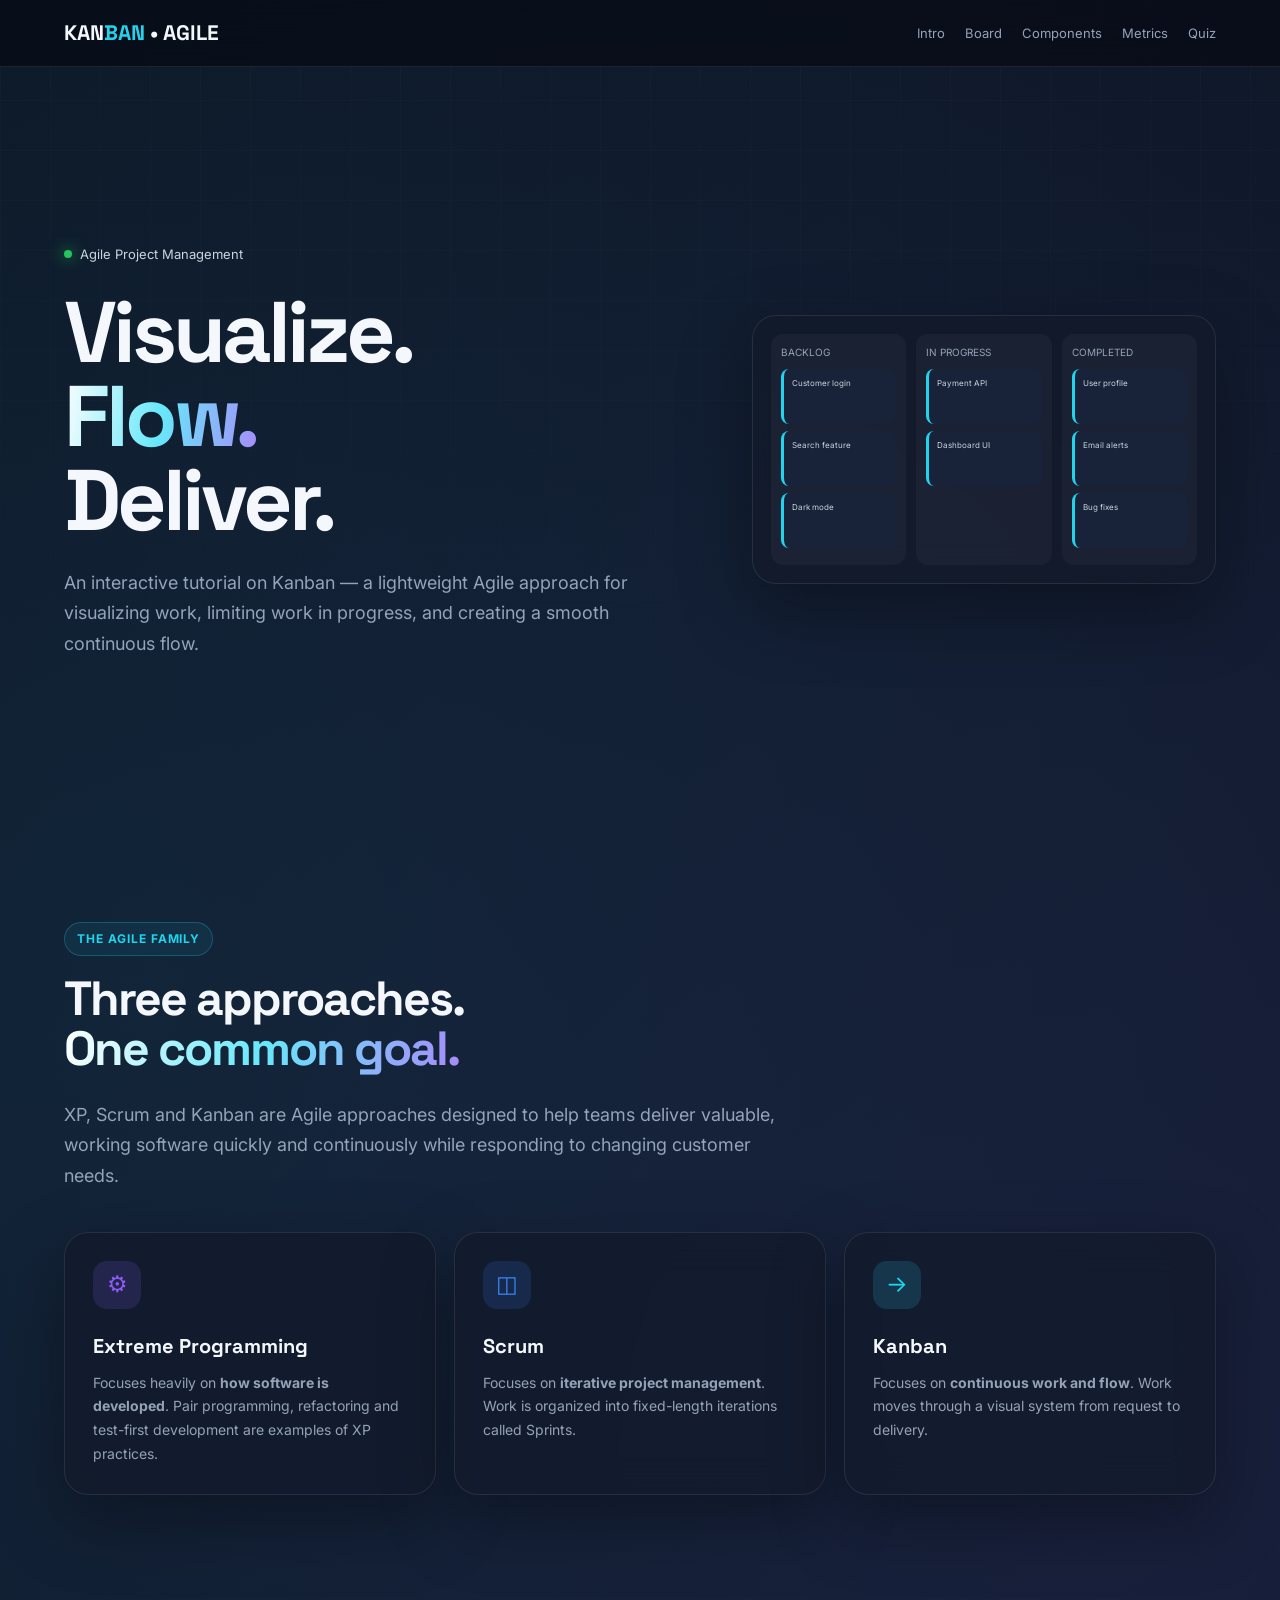
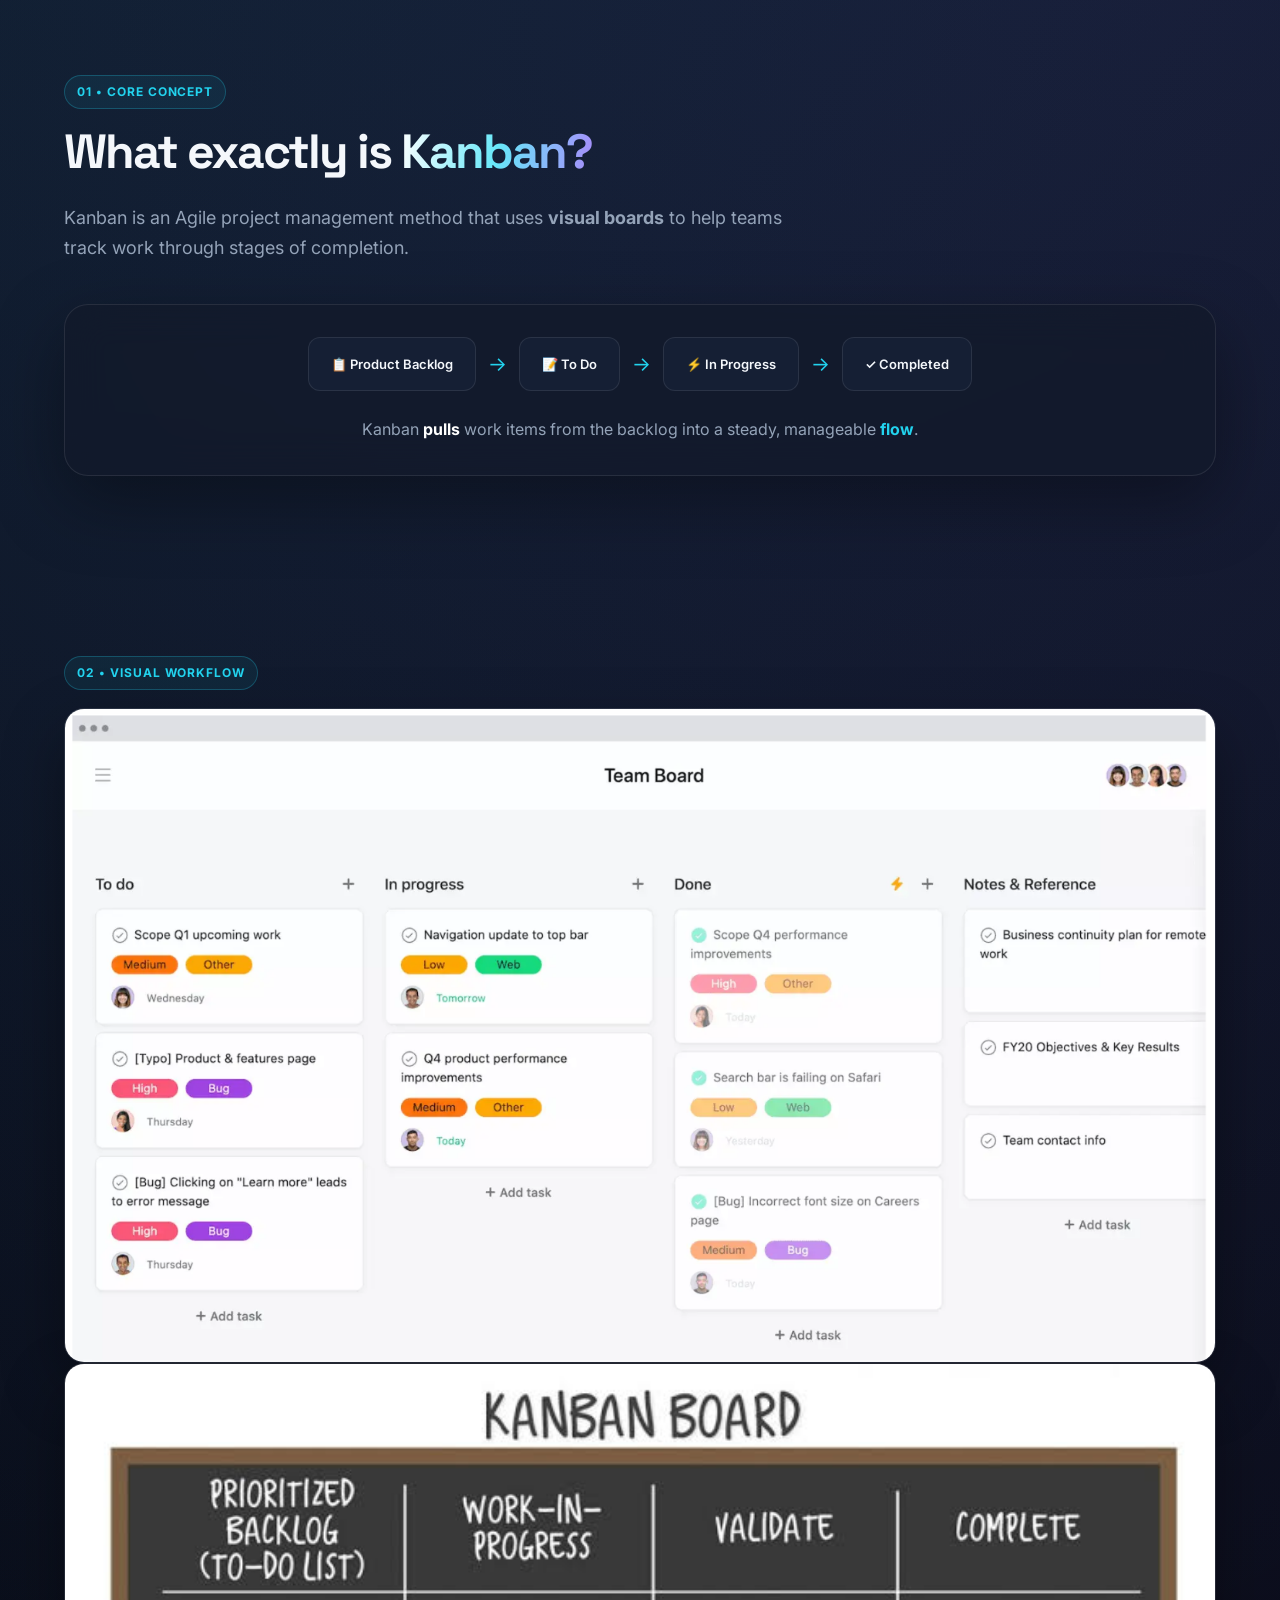
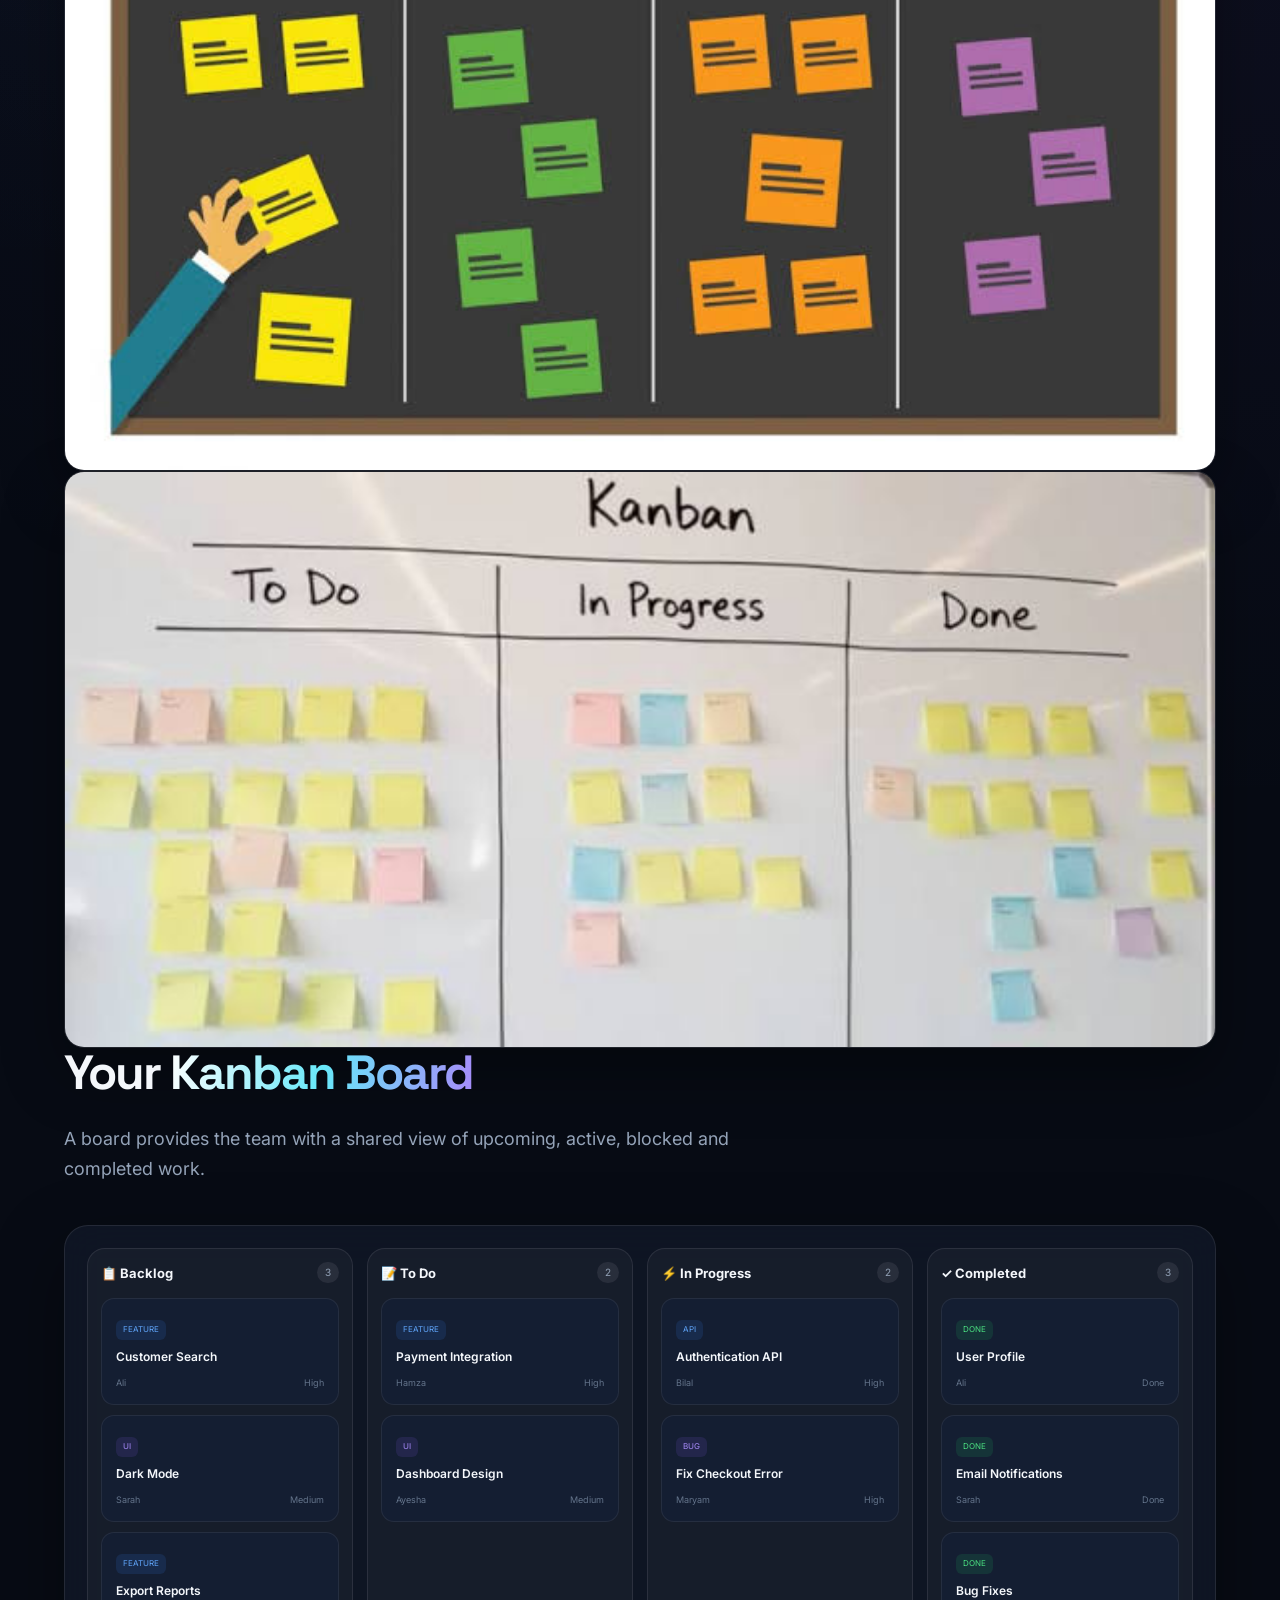
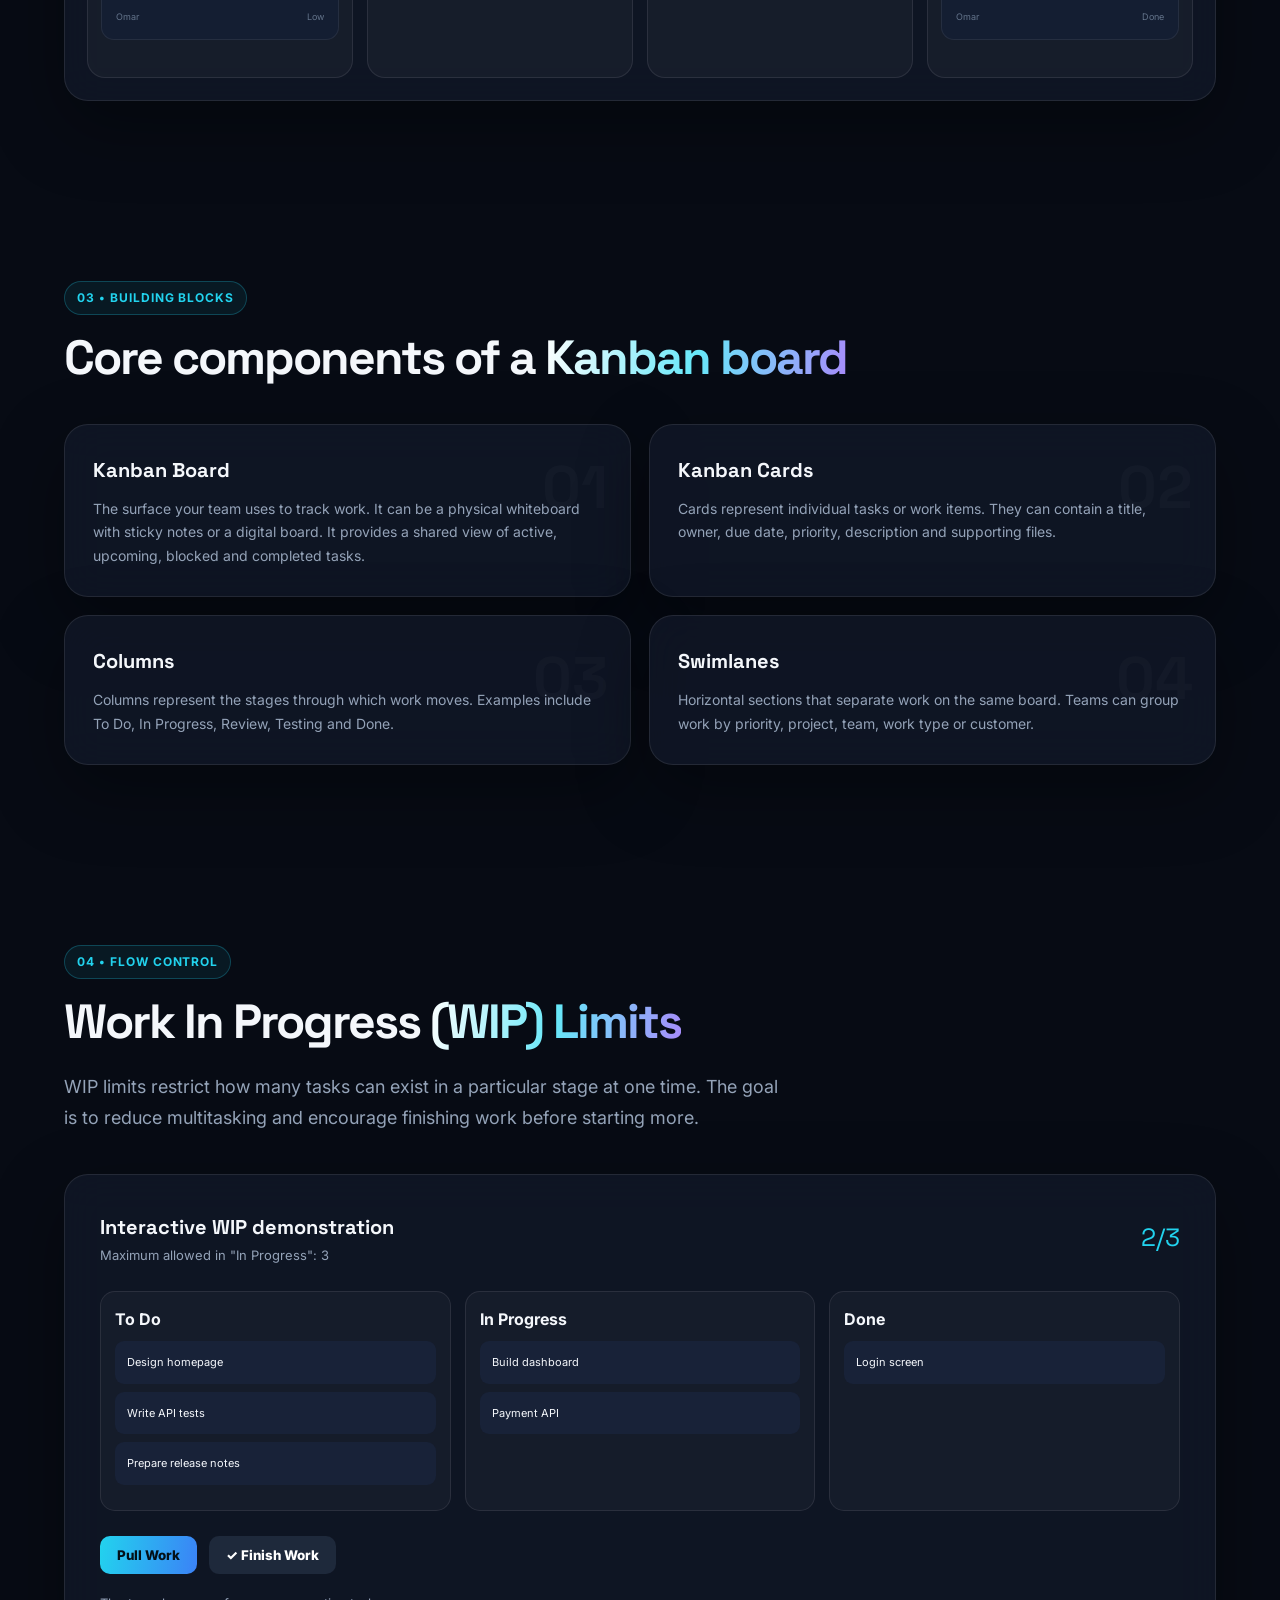
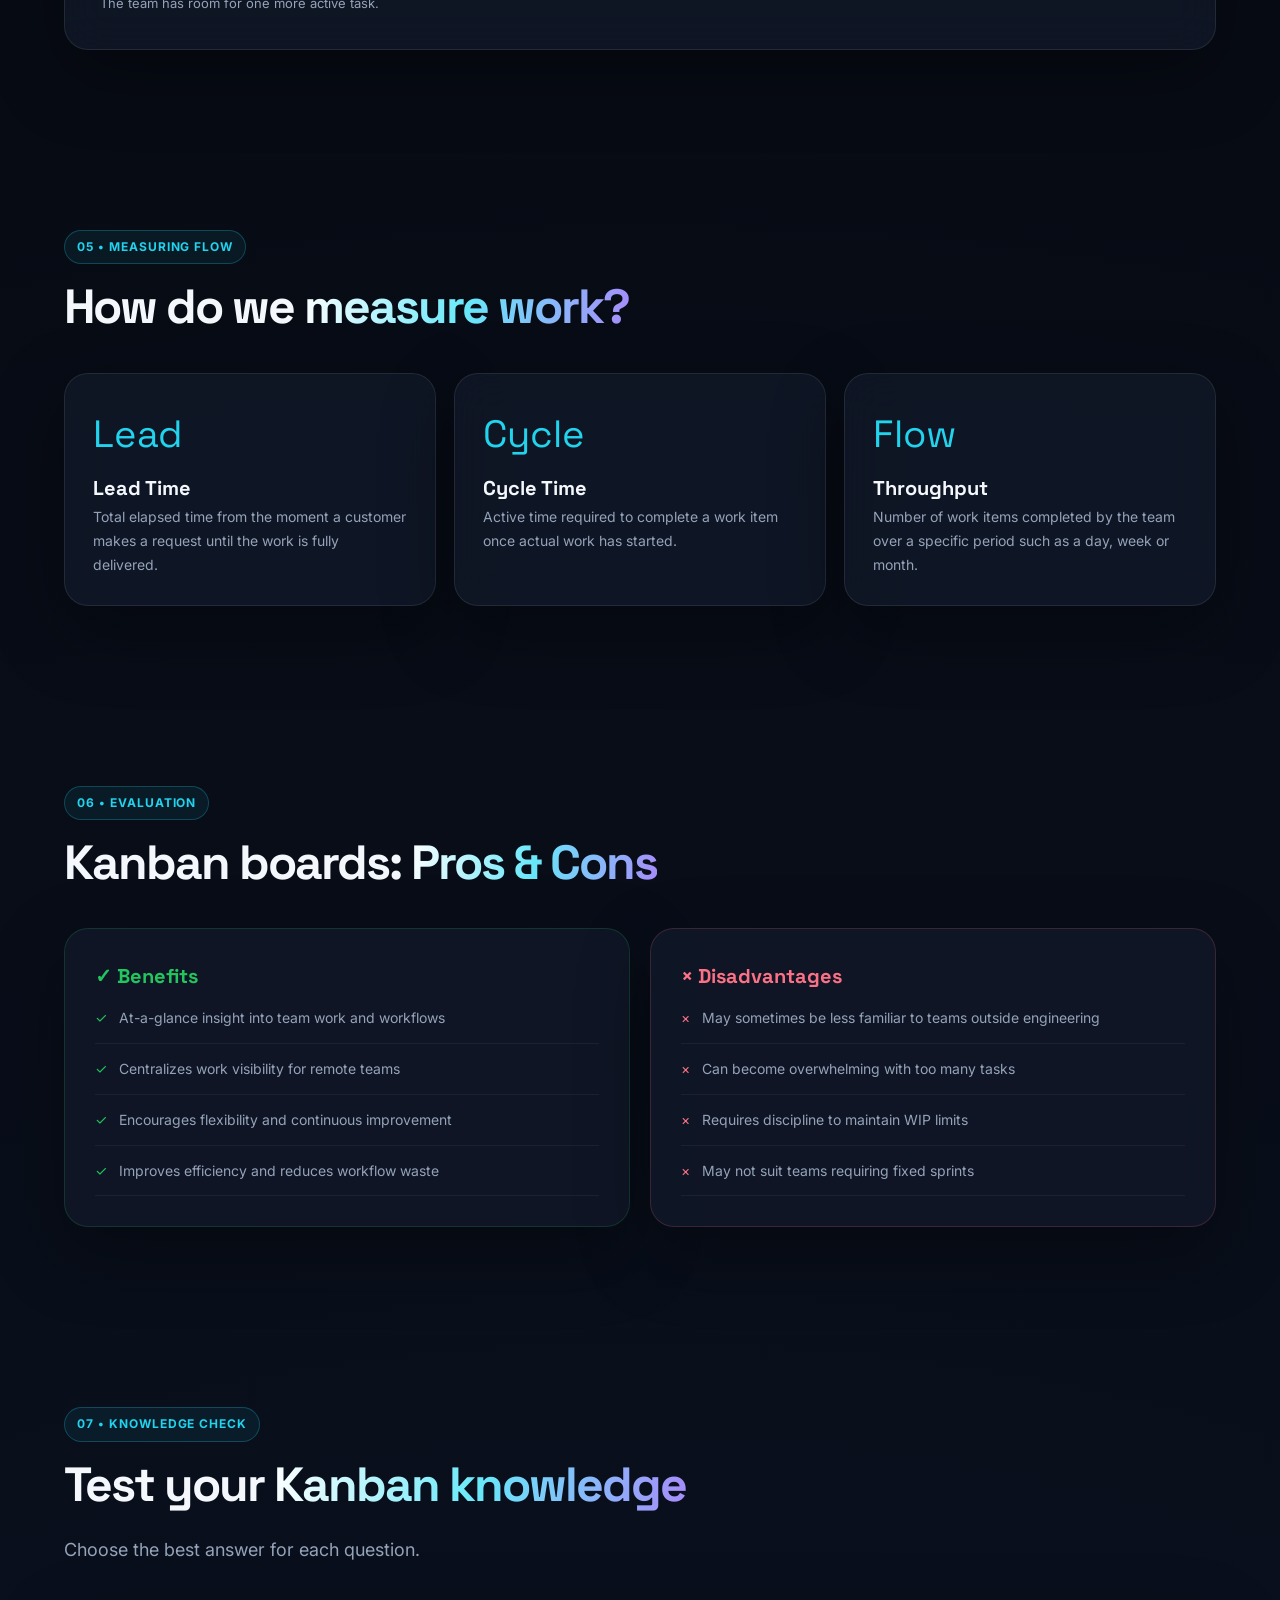
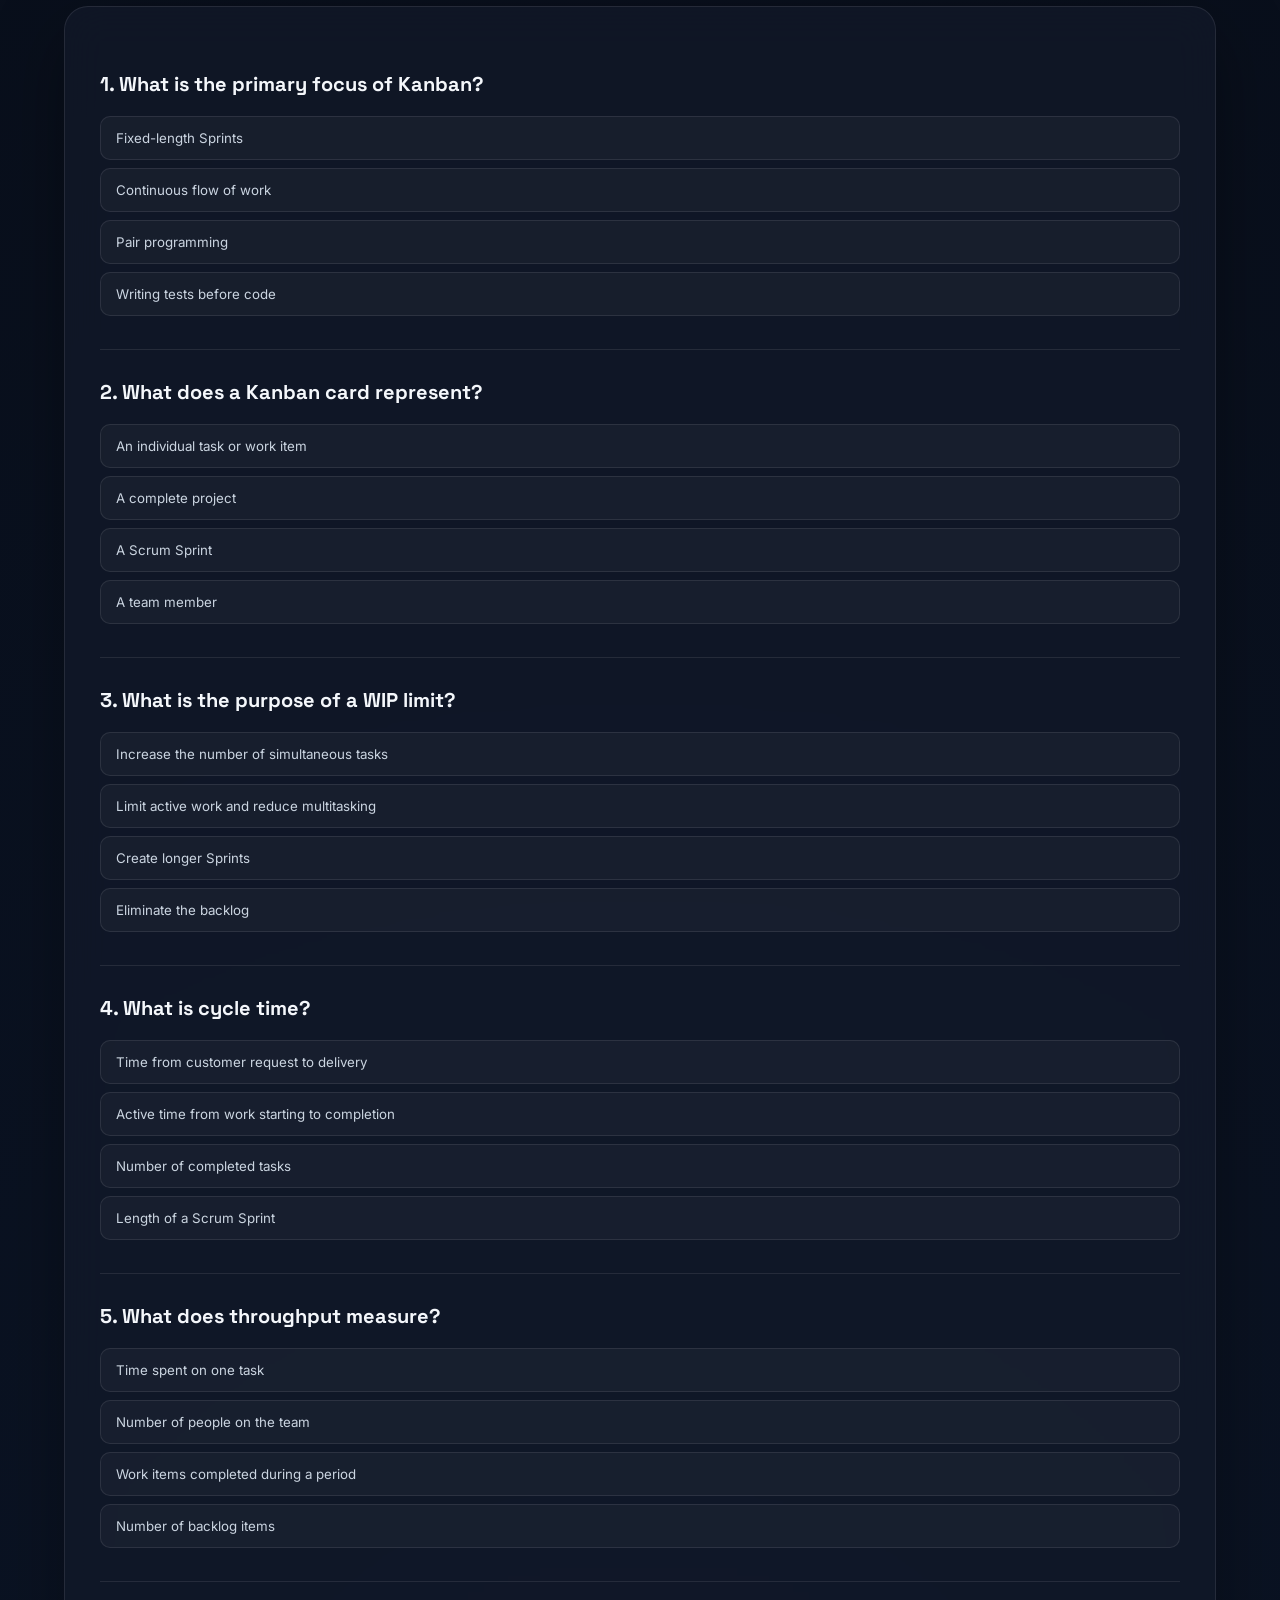
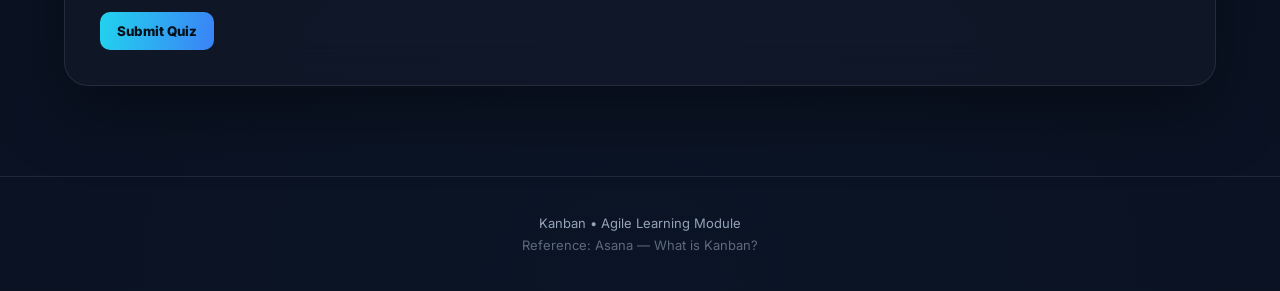
<file: Fall26_CS325_Software_Engineering/Lecture_5/index.html>
<!DOCTYPE html>
<html lang="en">
<head>
<meta charset="UTF-8">
<meta name="viewport" content="width=device-width, initial-scale=1.0">
<title>Kanban — Interactive Agile Tutorial</title>

<style>
@import url('https://fonts.googleapis.com/css2?family=Inter:wght@400;500;600;700;800&family=Space+Grotesk:wght@500;600;700&display=swap');

:root {
    --bg: #070b14;
    --bg2: #0d1322;
    --card: rgba(18, 25, 42, .72);
    --card-solid: #11192a;
    --border: rgba(255,255,255,.09);
    --text: #f4f7fb;
    --muted: #94a3b8;
    --cyan: #22d3ee;
    --blue: #3b82f6;
    --purple: #8b5cf6;
    --green: #22c55e;
    --yellow: #facc15;
    --red: #fb7185;
    --shadow: 0 25px 70px rgba(0,0,0,.35);
}

* {
    box-sizing: border-box;
    margin: 0;
    padding: 0;
}

html {
    scroll-behavior: smooth;
}

body {
    font-family: Inter, sans-serif;
    background:
        radial-gradient(circle at 10% 10%, rgba(34,211,238,.10), transparent 28%),
        radial-gradient(circle at 90% 15%, rgba(139,92,246,.13), transparent 30%),
        radial-gradient(circle at 50% 100%, rgba(59,130,246,.08), transparent 35%),
        var(--bg);
    color: var(--text);
    line-height: 1.7;
}

body::before {
    content: "";
    position: fixed;
    inset: 0;
    pointer-events: none;
    background-image:
        linear-gradient(rgba(255,255,255,.018) 1px, transparent 1px),
        linear-gradient(90deg, rgba(255,255,255,.018) 1px, transparent 1px);
    background-size: 50px 50px;
    mask-image: linear-gradient(to bottom, black, transparent);
}

/* NAVIGATION */

nav {
    position: sticky;
    top: 0;
    z-index: 100;
    backdrop-filter: blur(18px);
    background: rgba(7,11,20,.72);
    border-bottom: 1px solid var(--border);
}

.nav-inner {
    max-width: 1200px;
    margin: auto;
    padding: 15px 24px;
    display: flex;
    justify-content: space-between;
    align-items: center;
}

.logo {
    font-family: "Space Grotesk";
    font-size: 21px;
    font-weight: 700;
}

.logo span {
    color: var(--cyan);
}

.nav-links {
    display: flex;
    gap: 20px;
}

.nav-links a {
    color: var(--muted);
    text-decoration: none;
    font-size: 13px;
    transition: .2s;
}

.nav-links a:hover {
    color: white;
}

/* GENERAL */

.container {
    max-width: 1200px;
    margin: auto;
    padding: 0 24px;
}

section {
    padding: 90px 0;
}

.eyebrow {
    display: inline-flex;
    padding: 6px 12px;
    border: 1px solid rgba(34,211,238,.25);
    background: rgba(34,211,238,.07);
    border-radius: 100px;
    color: var(--cyan);
    font-size: 12px;
    font-weight: 700;
    letter-spacing: .08em;
    text-transform: uppercase;
    margin-bottom: 18px;
}

h1, h2, h3 {
    font-family: "Space Grotesk", sans-serif;
}

h1 {
    font-size: clamp(45px, 7vw, 86px);
    line-height: .98;
    letter-spacing: -4px;
}

h2 {
    font-size: clamp(30px, 4vw, 48px);
    line-height: 1.05;
    letter-spacing: -2px;
    margin-bottom: 18px;
}

h3 {
    font-size: 20px;
}

.gradient {
    background: linear-gradient(100deg, #fff, #67e8f9, #a78bfa);
    -webkit-background-clip: text;
    color: transparent;
}

.subtitle {
    max-width: 720px;
    color: var(--muted);
    font-size: 18px;
    margin-top: 25px;
}

.card {
    background: var(--card);
    border: 1px solid var(--border);
    border-radius: 24px;
    box-shadow: var(--shadow);
    backdrop-filter: blur(20px);
}

/* HERO */

.hero {
    min-height: 85vh;
    display: flex;
    align-items: center;
    position: relative;
}

.hero-grid {
    display: grid;
    grid-template-columns: 1.15fr .85fr;
    gap: 60px;
    align-items: center;
}

.hero-badge {
    display: inline-flex;
    gap: 8px;
    align-items: center;
    margin-bottom: 25px;
    color: #cbd5e1;
    font-size: 13px;
}

.pulse {
    width: 8px;
    height: 8px;
    background: var(--green);
    border-radius: 50%;
    box-shadow: 0 0 15px var(--green);
}

.hero-board {
    padding: 18px;
    transform: rotate(2deg);
    transition: .5s;
}

.hero-board:hover {
    transform: rotate(0) translateY(-8px);
}

.mini-columns {
    display: grid;
    grid-template-columns: repeat(3, 1fr);
    gap: 10px;
}

.mini-col {
    background: rgba(255,255,255,.035);
    padding: 10px;
    border-radius: 12px;
}

.mini-title {
    font-size: 10px;
    color: var(--muted);
    margin-bottom: 8px;
}

.mini-card {
    height: 55px;
    background: #182238;
    border-radius: 8px;
    margin-bottom: 7px;
    padding: 8px;
    font-size: 8px;
    color: #cbd5e1;
    border-left: 3px solid var(--cyan);
}

/* CONCEPT */

.compare {
    display: grid;
    grid-template-columns: repeat(3, 1fr);
    gap: 18px;
    margin-top: 40px;
}

.compare-card {
    padding: 28px;
    transition: .3s;
}

.compare-card:hover {
    transform: translateY(-7px);
    border-color: rgba(255,255,255,.18);
}

.icon {
    width: 48px;
    height: 48px;
    display: grid;
    place-items: center;
    border-radius: 14px;
    margin-bottom: 20px;
    font-size: 23px;
}

.xp .icon {
    background: rgba(139,92,246,.15);
    color: var(--purple);
}

.scrum .icon {
    background: rgba(59,130,246,.15);
    color: var(--blue);
}

.kanban .icon {
    background: rgba(34,211,238,.15);
    color: var(--cyan);
}

.compare-card p {
    color: var(--muted);
    margin-top: 8px;
    font-size: 14px;
}

/* KANBAN BOARD */

.board-wrapper {
    padding: 22px;
    margin-top: 40px;
    overflow-x: auto;
}

.board {
    min-width: 900px;
    display: grid;
    grid-template-columns: repeat(4, 1fr);
    gap: 14px;
}

.column {
    background: rgba(255,255,255,.035);
    border: 1px solid var(--border);
    border-radius: 18px;
    padding: 13px;
    min-height: 430px;
}

.column-header {
    display: flex;
    justify-content: space-between;
    align-items: center;
    margin-bottom: 14px;
}

.column-name {
    font-size: 13px;
    font-weight: 700;
}

.count {
    background: rgba(255,255,255,.08);
    color: var(--muted);
    border-radius: 20px;
    padding: 2px 8px;
    font-size: 10px;
}

.task {
    background: #141e32;
    border: 1px solid rgba(255,255,255,.07);
    border-radius: 13px;
    padding: 14px;
    margin-bottom: 10px;
    cursor: grab;
    transition: .25s;
}

.task:hover {
    transform: translateY(-3px);
    border-color: rgba(34,211,238,.3);
    box-shadow: 0 10px 30px rgba(0,0,0,.25);
}

.task-title {
    font-size: 12px;
    font-weight: 600;
    margin-bottom: 8px;
}

.task-meta {
    display: flex;
    justify-content: space-between;
    color: #64748b;
    font-size: 9px;
}

.tag {
    display: inline-block;
    padding: 3px 7px;
    border-radius: 6px;
    font-size: 8px;
    margin-bottom: 7px;
}

.tag-blue {
    background: rgba(59,130,246,.13);
    color: #60a5fa;
}

.tag-purple {
    background: rgba(139,92,246,.13);
    color: #a78bfa;
}

.tag-green {
    background: rgba(34,197,94,.13);
    color: #4ade80;
}

/* FLOW */

.flow-box {
    padding: 32px;
    margin-top: 40px;
}

.flow {
    display: flex;
    align-items: center;
    justify-content: center;
    gap: 12px;
    flex-wrap: wrap;
}

.flow-step {
    padding: 15px 22px;
    border-radius: 12px;
    background: #151f34;
    border: 1px solid var(--border);
    font-size: 13px;
    font-weight: 600;
}

.arrow {
    color: var(--cyan);
    font-size: 20px;
}

/* COMPONENTS */

.components {
    display: grid;
    grid-template-columns: repeat(2, 1fr);
    gap: 18px;
    margin-top: 40px;
}

.component {
    padding: 28px;
    position: relative;
    overflow: hidden;
}

.component-number {
    position: absolute;
    right: 22px;
    top: 12px;
    font-size: 60px;
    font-family: "Space Grotesk";
    font-weight: 700;
    color: rgba(255,255,255,.025);
}

.component p {
    color: var(--muted);
    font-size: 14px;
    margin-top: 10px;
}

/* WIP */

.wip-demo {
    padding: 35px;
    margin-top: 40px;
}

.wip-header {
    display: flex;
    justify-content: space-between;
    align-items: center;
    margin-bottom: 25px;
}

.wip-counter {
    font-family: "Space Grotesk";
    color: var(--cyan);
    font-size: 25px;
}

.wip-columns {
    display: grid;
    grid-template-columns: repeat(3, 1fr);
    gap: 14px;
}

.wip-column {
    min-height: 220px;
    background: rgba(255,255,255,.03);
    border: 1px solid var(--border);
    border-radius: 15px;
    padding: 14px;
}

.wip-task {
    background: #182238;
    border-radius: 9px;
    padding: 12px;
    margin-top: 8px;
    font-size: 11px;
}

.wip-column.over {
    border-color: var(--red);
    box-shadow: 0 0 25px rgba(251,113,133,.1);
}

button {
    border: 0;
    cursor: pointer;
    font-family: inherit;
}

.primary-btn {
    background: linear-gradient(100deg, var(--cyan), var(--blue));
    color: #031018;
    padding: 11px 17px;
    border-radius: 10px;
    font-weight: 800;
}

/* METRICS */

.metrics {
    display: grid;
    grid-template-columns: repeat(3, 1fr);
    gap: 18px;
    margin-top: 40px;
}

.metric {
    padding: 28px;
}

.metric-value {
    font-size: 38px;
    font-family: "Space Grotesk";
    color: var(--cyan);
    margin-bottom: 5px;
}

.metric p {
    color: var(--muted);
    font-size: 14px;
}

/* PROS CONS */

.pros-cons {
    display: grid;
    grid-template-columns: 1fr 1fr;
    gap: 20px;
    margin-top: 40px;
}

.pros, .cons {
    padding: 30px;
}

.pros {
    border-color: rgba(34,197,94,.18);
}

.cons {
    border-color: rgba(251,113,133,.18);
}

.list-item {
    display: flex;
    gap: 12px;
    padding: 13px 0;
    border-bottom: 1px solid rgba(255,255,255,.05);
    font-size: 14px;
    color: var(--muted);
}

.check {
    color: var(--green);
}

.cross {
    color: var(--red);
}

/* QUIZ */

.quiz {
    padding: 35px;
    margin-top: 40px;
}

.question {
    padding: 25px 0;
    border-bottom: 1px solid var(--border);
}

.question h3 {
    margin-bottom: 15px;
}

.option {
    display: block;
    width: 100%;
    text-align: left;
    background: rgba(255,255,255,.035);
    border: 1px solid var(--border);
    color: #cbd5e1;
    padding: 13px 15px;
    border-radius: 10px;
    margin: 8px 0;
    transition: .2s;
}

.option:hover {
    border-color: var(--cyan);
    background: rgba(34,211,238,.06);
}

.option.correct {
    border-color: var(--green);
    background: rgba(34,197,94,.12);
    color: #86efac;
}

.option.wrong {
    border-color: var(--red);
    background: rgba(251,113,133,.10);
    color: #fda4af;
}

.quiz-result {
    text-align: center;
    padding: 30px;
    display: none;
}

.score {
    font-size: 60px;
    font-family: "Space Grotesk";
    color: var(--cyan);
}

footer {
    border-top: 1px solid var(--border);
    padding: 35px 0;
    color: var(--muted);
    text-align: center;
    font-size: 13px;
}

/* RESPONSIVE */

@media(max-width: 800px) {
    .hero-grid,
    .compare,
    .components,
    .metrics,
    .pros-cons {
        grid-template-columns: 1fr;
    }

    .nav-links {
        display: none;
    }

    section {
        padding: 65px 0;
    }

    h1 {
        letter-spacing: -2px;
    }

    .wip-columns {
        grid-template-columns: 1fr;
    }
}

.image-card {
    overflow: hidden;
    border-radius: 20px;
    border: 1px solid rgba(255,255,255,.1);
    box-shadow: 0 25px 60px rgba(0,0,0,.35);
}

.image-card img {
    display: block;
    width: 100%;
    height: auto;
}
</style>
</head>

<body>

<!-- NAVIGATION -->
<nav>
    <div class="nav-inner">
        <div class="logo">KAN<span>BAN</span> • AGILE</div>

        <div class="nav-links">
            <a href="#intro">Intro</a>
            <a href="#board">Board</a>
            <a href="#components">Components</a>
            <a href="#metrics">Metrics</a>
            <a href="#quiz">Quiz</a>
        </div>
    </div>
</nav>


<!-- HERO -->
<section class="hero" id="intro">
<div class="container">

    <div class="hero-grid">

        <div>
            <div class="hero-badge">
                <span class="pulse"></span>
                Agile Project Management
            </div>

            <h1>
                Visualize.<br>
                <span class="gradient">Flow.</span><br>
                Deliver.
            </h1>

            <p class="subtitle">
                An interactive tutorial on Kanban — a lightweight Agile
                approach for visualizing work, limiting work in progress,
                and creating a smooth continuous flow.
            </p>
        </div>

        <div class="card hero-board">
            <div class="mini-columns">

                <div class="mini-col">
                    <div class="mini-title">BACKLOG</div>
                    <div class="mini-card">Customer login</div>
                    <div class="mini-card">Search feature</div>
                    <div class="mini-card">Dark mode</div>
                </div>

                <div class="mini-col">
                    <div class="mini-title">IN PROGRESS</div>
                    <div class="mini-card">Payment API</div>
                    <div class="mini-card">Dashboard UI</div>
                </div>

                <div class="mini-col">
                    <div class="mini-title">COMPLETED</div>
                    <div class="mini-card">User profile</div>
                    <div class="mini-card">Email alerts</div>
                    <div class="mini-card">Bug fixes</div>
                </div>

            </div>
        </div>

    </div>

</div>
</section>


<!-- XP VS SCRUM VS KANBAN -->
<section>
<div class="container">

    <div class="eyebrow">The Agile Family</div>

    <h2>Three approaches.<br><span class="gradient">One common goal.</span></h2>

    <p class="subtitle">
        XP, Scrum and Kanban are Agile approaches designed to help teams
        deliver valuable, working software quickly and continuously while
        responding to changing customer needs.
    </p>

    <div class="compare">

        <div class="card compare-card xp">
            <div class="icon">⚙</div>
            <h3>Extreme Programming</h3>
            <p>
                Focuses heavily on <strong>how software is developed</strong>.
                Pair programming, refactoring and test-first development
                are examples of XP practices.
            </p>
        </div>

        <div class="card compare-card scrum">
            <div class="icon">◫</div>
            <h3>Scrum</h3>
            <p>
                Focuses on <strong>iterative project management</strong>.
                Work is organized into fixed-length iterations called
                Sprints.
            </p>
        </div>

        <div class="card compare-card kanban">
            <div class="icon">→</div>
            <h3>Kanban</h3>
            <p>
                Focuses on <strong>continuous work and flow</strong>.
                Work moves through a visual system from request to delivery.
            </p>
        </div>

    </div>

</div>
</section>


<!-- WHAT IS KANBAN -->
<section>
<div class="container">

    <div class="eyebrow">01 • Core Concept</div>

    <h2>What exactly is <span class="gradient">Kanban?</span></h2>

    <p class="subtitle">
        Kanban is an Agile project management method that uses
        <strong>visual boards</strong> to help teams track work through
        stages of completion.
    </p>

    <div class="card flow-box">

        <div class="flow">

            <div class="flow-step">📋 Product Backlog</div>
            <div class="arrow">→</div>

            <div class="flow-step">📝 To Do</div>
            <div class="arrow">→</div>

            <div class="flow-step">⚡ In Progress</div>
            <div class="arrow">→</div>

            <div class="flow-step">✓ Completed</div>

        </div>

        <p style="text-align:center;color:var(--muted);margin-top:25px;">
            Kanban <strong style="color:white;">pulls</strong> work items
            from the backlog into a steady, manageable
            <strong style="color:var(--cyan);">flow</strong>.
        </p>

    </div>

</div>
</section>


<!-- INTERACTIVE BOARD -->
<section id="board">
<div class="container">

    <div class="eyebrow">02 • Visual Workflow</div>


<div class="image-card">
    <img src="kanbanboard_2.png" alt="Kanban board">
</div>
<div class="image-card">
    <img src="kanbanboard_3.jpg" alt="Kanban board">
</div>
<div class="image-card">
    <img src="kanbanboard_4.jpg" alt="Kanban board">
</div>


    <h2>Your <span class="gradient">Kanban Board</span></h2>

    <p class="subtitle">
        A board provides the team with a shared view of upcoming,
        active, blocked and completed work.
    </p>

    <div class="card board-wrapper">

        <div class="board">

            <div class="column">
                <div class="column-header">
                    <span class="column-name">📋 Backlog</span>
                    <span class="count">3</span>
                </div>

                <div class="task">
                    <span class="tag tag-blue">FEATURE</span>
                    <div class="task-title">Customer Search</div>
                    <div class="task-meta">
                        <span>Ali</span><span>High</span>
                    </div>
                </div>

                <div class="task">
                    <span class="tag tag-purple">UI</span>
                    <div class="task-title">Dark Mode</div>
                    <div class="task-meta">
                        <span>Sarah</span><span>Medium</span>
                    </div>
                </div>

                <div class="task">
                    <span class="tag tag-blue">FEATURE</span>
                    <div class="task-title">Export Reports</div>
                    <div class="task-meta">
                        <span>Omar</span><span>Low</span>
                    </div>
                </div>
            </div>


            <div class="column">
                <div class="column-header">
                    <span class="column-name">📝 To Do</span>
                    <span class="count">2</span>
                </div>

                <div class="task">
                    <span class="tag tag-blue">FEATURE</span>
                    <div class="task-title">Payment Integration</div>
                    <div class="task-meta">
                        <span>Hamza</span><span>High</span>
                    </div>
                </div>

                <div class="task">
                    <span class="tag tag-purple">UI</span>
                    <div class="task-title">Dashboard Design</div>
                    <div class="task-meta">
                        <span>Ayesha</span><span>Medium</span>
                    </div>
                </div>
            </div>


            <div class="column">
                <div class="column-header">
                    <span class="column-name">⚡ In Progress</span>
                    <span class="count">2</span>
                </div>

                <div class="task">
                    <span class="tag tag-blue">API</span>
                    <div class="task-title">Authentication API</div>
                    <div class="task-meta">
                        <span>Bilal</span><span>High</span>
                    </div>
                </div>

                <div class="task">
                    <span class="tag tag-purple">BUG</span>
                    <div class="task-title">Fix Checkout Error</div>
                    <div class="task-meta">
                        <span>Maryam</span><span>High</span>
                    </div>
                </div>
            </div>


            <div class="column">
                <div class="column-header">
                    <span class="column-name">✓ Completed</span>
                    <span class="count">3</span>
                </div>

                <div class="task">
                    <span class="tag tag-green">DONE</span>
                    <div class="task-title">User Profile</div>
                    <div class="task-meta">
                        <span>Ali</span><span>Done</span>
                    </div>
                </div>

                <div class="task">
                    <span class="tag tag-green">DONE</span>
                    <div class="task-title">Email Notifications</div>
                    <div class="task-meta">
                        <span>Sarah</span><span>Done</span>
                    </div>
                </div>

                <div class="task">
                    <span class="tag tag-green">DONE</span>
                    <div class="task-title">Bug Fixes</div>
                    <div class="task-meta">
                        <span>Omar</span><span>Done</span>
                    </div>
                </div>
            </div>

        </div>
    </div>

</div>
</section>


<!-- COMPONENTS -->
<section id="components">
<div class="container">

    <div class="eyebrow">03 • Building Blocks</div>

    <h2>Core components of a <span class="gradient">Kanban board</span></h2>

    <div class="components">

        <div class="card component">
            <span class="component-number">01</span>
            <h3>Kanban Board</h3>
            <p>
                The surface your team uses to track work. It can be a
                physical whiteboard with sticky notes or a digital board.
                It provides a shared view of active, upcoming, blocked
                and completed tasks.
            </p>
        </div>

        <div class="card component">
            <span class="component-number">02</span>
            <h3>Kanban Cards</h3>
            <p>
                Cards represent individual tasks or work items. They can
                contain a title, owner, due date, priority, description
                and supporting files.
            </p>
        </div>

        <div class="card component">
            <span class="component-number">03</span>
            <h3>Columns</h3>
            <p>
                Columns represent the stages through which work moves.
                Examples include To Do, In Progress, Review, Testing
                and Done.
            </p>
        </div>

        <div class="card component">
            <span class="component-number">04</span>
            <h3>Swimlanes</h3>
            <p>
                Horizontal sections that separate work on the same board.
                Teams can group work by priority, project, team,
                work type or customer.
            </p>
        </div>

    </div>

</div>
</section>


<!-- WIP LIMIT -->
<section>
<div class="container">

    <div class="eyebrow">04 • Flow Control</div>

    <h2>Work In Progress <span class="gradient">(WIP) Limits</span></h2>

    <p class="subtitle">
        WIP limits restrict how many tasks can exist in a particular
        stage at one time. The goal is to reduce multitasking and
        encourage finishing work before starting more.
    </p>

    <div class="card wip-demo">

        <div class="wip-header">
            <div>
                <h3>Interactive WIP demonstration</h3>
                <p style="color:var(--muted);font-size:13px;">
                    Maximum allowed in "In Progress": 3
                </p>
            </div>

            <div class="wip-counter">
                <span id="wipCount">2</span>/3
            </div>
        </div>

        <div class="wip-columns">

            <div class="wip-column">
                <strong>To Do</strong>
                <div class="wip-task">Design homepage</div>
                <div class="wip-task">Write API tests</div>
                <div class="wip-task">Prepare release notes</div>
            </div>

            <div class="wip-column" id="inProgress">
                <strong>In Progress</strong>
                <div class="wip-task">Build dashboard</div>
                <div class="wip-task">Payment API</div>
            </div>

            <div class="wip-column">
                <strong>Done</strong>
                <div class="wip-task">Login screen</div>
            </div>

        </div>

        <div style="margin-top:25px;">
            <button class="primary-btn" onclick="addWork()">
                Pull Work
            </button>

            <button
                class="primary-btn"
                style="margin-left:8px;background:#1e293b;color:white;"
                onclick="finishWork()">
                ✓ Finish Work
            </button>
        </div>

        <p id="wipMessage"
           style="margin-top:18px;color:var(--muted);font-size:13px;">
            The team has room for one more active task.
        </p>

    </div>

</div>
</section>


<!-- MEASURING WORK -->
<section id="metrics">
<div class="container">

    <div class="eyebrow">05 • Measuring Flow</div>

    <h2>How do we <span class="gradient">measure work?</span></h2>

    <div class="metrics">

        <div class="card metric">
            <div class="metric-value">Lead</div>
            <h3>Lead Time</h3>
            <p>
                Total elapsed time from the moment a customer makes
                a request until the work is fully delivered.
            </p>
        </div>

        <div class="card metric">
            <div class="metric-value">Cycle</div>
            <h3>Cycle Time</h3>
            <p>
                Active time required to complete a work item once
                actual work has started.
            </p>
        </div>

        <div class="card metric">
            <div class="metric-value">Flow</div>
            <h3>Throughput</h3>
            <p>
                Number of work items completed by the team over
                a specific period such as a day, week or month.
            </p>
        </div>

    </div>

</div>
</section>


<!-- BENEFITS -->
<section>
<div class="container">

    <div class="eyebrow">06 • Evaluation</div>

    <h2>Kanban boards: <span class="gradient">Pros & Cons</span></h2>

    <div class="pros-cons">

        <div class="card pros">
            <h3 style="color:var(--green);">✓ Benefits</h3>

            <div class="list-item">
                <span class="check">✓</span>
                At-a-glance insight into team work and workflows
            </div>

            <div class="list-item">
                <span class="check">✓</span>
                Centralizes work visibility for remote teams
            </div>

            <div class="list-item">
                <span class="check">✓</span>
                Encourages flexibility and continuous improvement
            </div>

            <div class="list-item">
                <span class="check">✓</span>
                Improves efficiency and reduces workflow waste
            </div>
        </div>


        <div class="card cons">
            <h3 style="color:var(--red);">× Disadvantages</h3>

            <div class="list-item">
                <span class="cross">×</span>
                May sometimes be less familiar to teams outside engineering
            </div>

            <div class="list-item">
                <span class="cross">×</span>
                Can become overwhelming with too many tasks
            </div>

            <div class="list-item">
                <span class="cross">×</span>
                Requires discipline to maintain WIP limits
            </div>

            <div class="list-item">
                <span class="cross">×</span>
                May not suit teams requiring fixed sprints
            </div>
        </div>

    </div>

</div>
</section>


<!-- QUIZ -->
<section id="quiz">
<div class="container">

    <div class="eyebrow">07 • Knowledge Check</div>

    <h2>Test your <span class="gradient">Kanban knowledge</span></h2>

    <p class="subtitle">
        Choose the best answer for each question.
    </p>

    <div class="card quiz">

        <div class="question">
            <h3>1. What is the primary focus of Kanban?</h3>

            <button class="option" data-q="1" data-correct="false">
                Fixed-length Sprints
            </button>

            <button class="option" data-q="1" data-correct="true">
                Continuous flow of work
            </button>

            <button class="option" data-q="1" data-correct="false">
                Pair programming
            </button>

            <button class="option" data-q="1" data-correct="false">
                Writing tests before code
            </button>
        </div>


        <div class="question">
            <h3>2. What does a Kanban card represent?</h3>

            <button class="option" data-q="2" data-correct="true">
                An individual task or work item
            </button>

            <button class="option" data-q="2" data-correct="false">
                A complete project
            </button>

            <button class="option" data-q="2" data-correct="false">
                A Scrum Sprint
            </button>

            <button class="option" data-q="2" data-correct="false">
                A team member
            </button>
        </div>


        <div class="question">
            <h3>3. What is the purpose of a WIP limit?</h3>

            <button class="option" data-q="3" data-correct="false">
                Increase the number of simultaneous tasks
            </button>

            <button class="option" data-q="3" data-correct="true">
                Limit active work and reduce multitasking
            </button>

            <button class="option" data-q="3" data-correct="false">
                Create longer Sprints
            </button>

            <button class="option" data-q="3" data-correct="false">
                Eliminate the backlog
            </button>
        </div>


        <div class="question">
            <h3>4. What is cycle time?</h3>

            <button class="option" data-q="4" data-correct="false">
                Time from customer request to delivery
            </button>

            <button class="option" data-q="4" data-correct="true">
                Active time from work starting to completion
            </button>

            <button class="option" data-q="4" data-correct="false">
                Number of completed tasks
            </button>

            <button class="option" data-q="4" data-correct="false">
                Length of a Scrum Sprint
            </button>
        </div>


        <div class="question">
            <h3>5. What does throughput measure?</h3>

            <button class="option" data-q="5" data-correct="false">
                Time spent on one task
            </button>

            <button class="option" data-q="5" data-correct="false">
                Number of people on the team
            </button>

            <button class="option" data-q="5" data-correct="true">
                Work items completed during a period
            </button>

            <button class="option" data-q="5" data-correct="false">
                Number of backlog items
            </button>
        </div>


        <button
            class="primary-btn"
            id="submitQuiz"
            style="margin-top:30px;">
            Submit Quiz
        </button>


        <div class="quiz-result" id="quizResult">
            <div class="score" id="score">0/5</div>
            <h3 id="resultText"></h3>
            <p style="color:var(--muted);">
                Review the concepts above and try again.
            </p>
        </div>

    </div>

</div>
</section>


<footer>
    <div class="container">
        Kanban • Agile Learning Module
        <br>
        <span style="opacity:.6;">
            Reference: Asana — What is Kanban?
        </span>
    </div>
</footer>


<script>

/* =========================
   WIP DEMONSTRATION
========================= */

let wip = 2;
const limit = 3;

function updateWIP() {

    document.getElementById("wipCount").textContent = wip;

    const column = document.getElementById("inProgress");
    const message = document.getElementById("wipMessage");

    if (wip >= limit) {

        column.classList.add("over");

        message.innerHTML =
            "⚠️ <strong style='color:#fb7185'>WIP limit reached.</strong> " +
            "Finish existing work before pulling another task.";

    } else {

        column.classList.remove("over");

        message.textContent =
            "The team has room for one more active task.";
    }
}


function addWork() {

    if (wip >= limit) {
        updateWIP();
        return;
    }

    wip++;

    const task = document.createElement("div");

    task.className = "wip-task";
    task.textContent = "New pulled task";

    document.getElementById("inProgress").appendChild(task);

    updateWIP();
}


function finishWork() {

    if (wip <= 0) return;

    const column = document.getElementById("inProgress");

    const tasks = column.querySelectorAll(".wip-task");

    if (tasks.length) {
        tasks[tasks.length - 1].remove();
    }

    wip--;

    updateWIP();
}


/* =========================
   QUIZ
========================= */

const answers = {};

document.querySelectorAll(".option").forEach(option => {

    option.addEventListener("click", function() {

        const question = this.dataset.q;

        document
            .querySelectorAll(`.option[data-q="${question}"]`)
            .forEach(btn => {
                btn.classList.remove("selected");
                btn.style.borderColor = "";
            });

        this.classList.add("selected");
        this.style.borderColor = "var(--cyan)";

        answers[question] = this.dataset.correct === "true";
    });

});


document.getElementById("submitQuiz")
.addEventListener("click", function() {

    let score = 0;

    for (let i = 1; i <= 5; i++) {

        const selected =
            document.querySelector(
                `.option[data-q="${i}"].selected`
            );

        if (selected) {

            if (selected.dataset.correct === "true") {

                selected.classList.add("correct");
                score++;

            } else {

                selected.classList.add("wrong");

                const correct =
                    document.querySelector(
                        `.option[data-q="${i}"][data-correct="true"]`
                    );

                correct.classList.add("correct");
            }

        }

    }

    document.getElementById("score").textContent =
        `${score}/5`;

    const result = document.getElementById("resultText");

    if (score === 5) {
        result.textContent = "Excellent! You understand Kanban very well.";
    } else if (score >= 3) {
        result.textContent = "Good work! Review a few concepts and try again.";
    } else {
        result.textContent = "Keep learning! Review the tutorial and retry.";
    }

    document.getElementById("quizResult").style.display = "block";

    document
        .getElementById("quizResult")
        .scrollIntoView({
            behavior: "smooth",
            block: "center"
        });

});


/* =========================
   REVEAL ANIMATIONS
========================= */

const observer = new IntersectionObserver(
    entries => {

        entries.forEach(entry => {

            if (entry.isIntersecting) {

                entry.target.style.opacity = "1";
                entry.target.style.transform = "translateY(0)";

            }

        });

    },
    { threshold: .08 }
);


document
    .querySelectorAll(".card, h2, .eyebrow")
    .forEach(el => {

        el.style.opacity = "0";
        el.style.transform = "translateY(18px)";
        el.style.transition = "opacity .7s ease, transform .7s ease";

        observer.observe(el);

    });

</script>

</body>
</html>
</file>
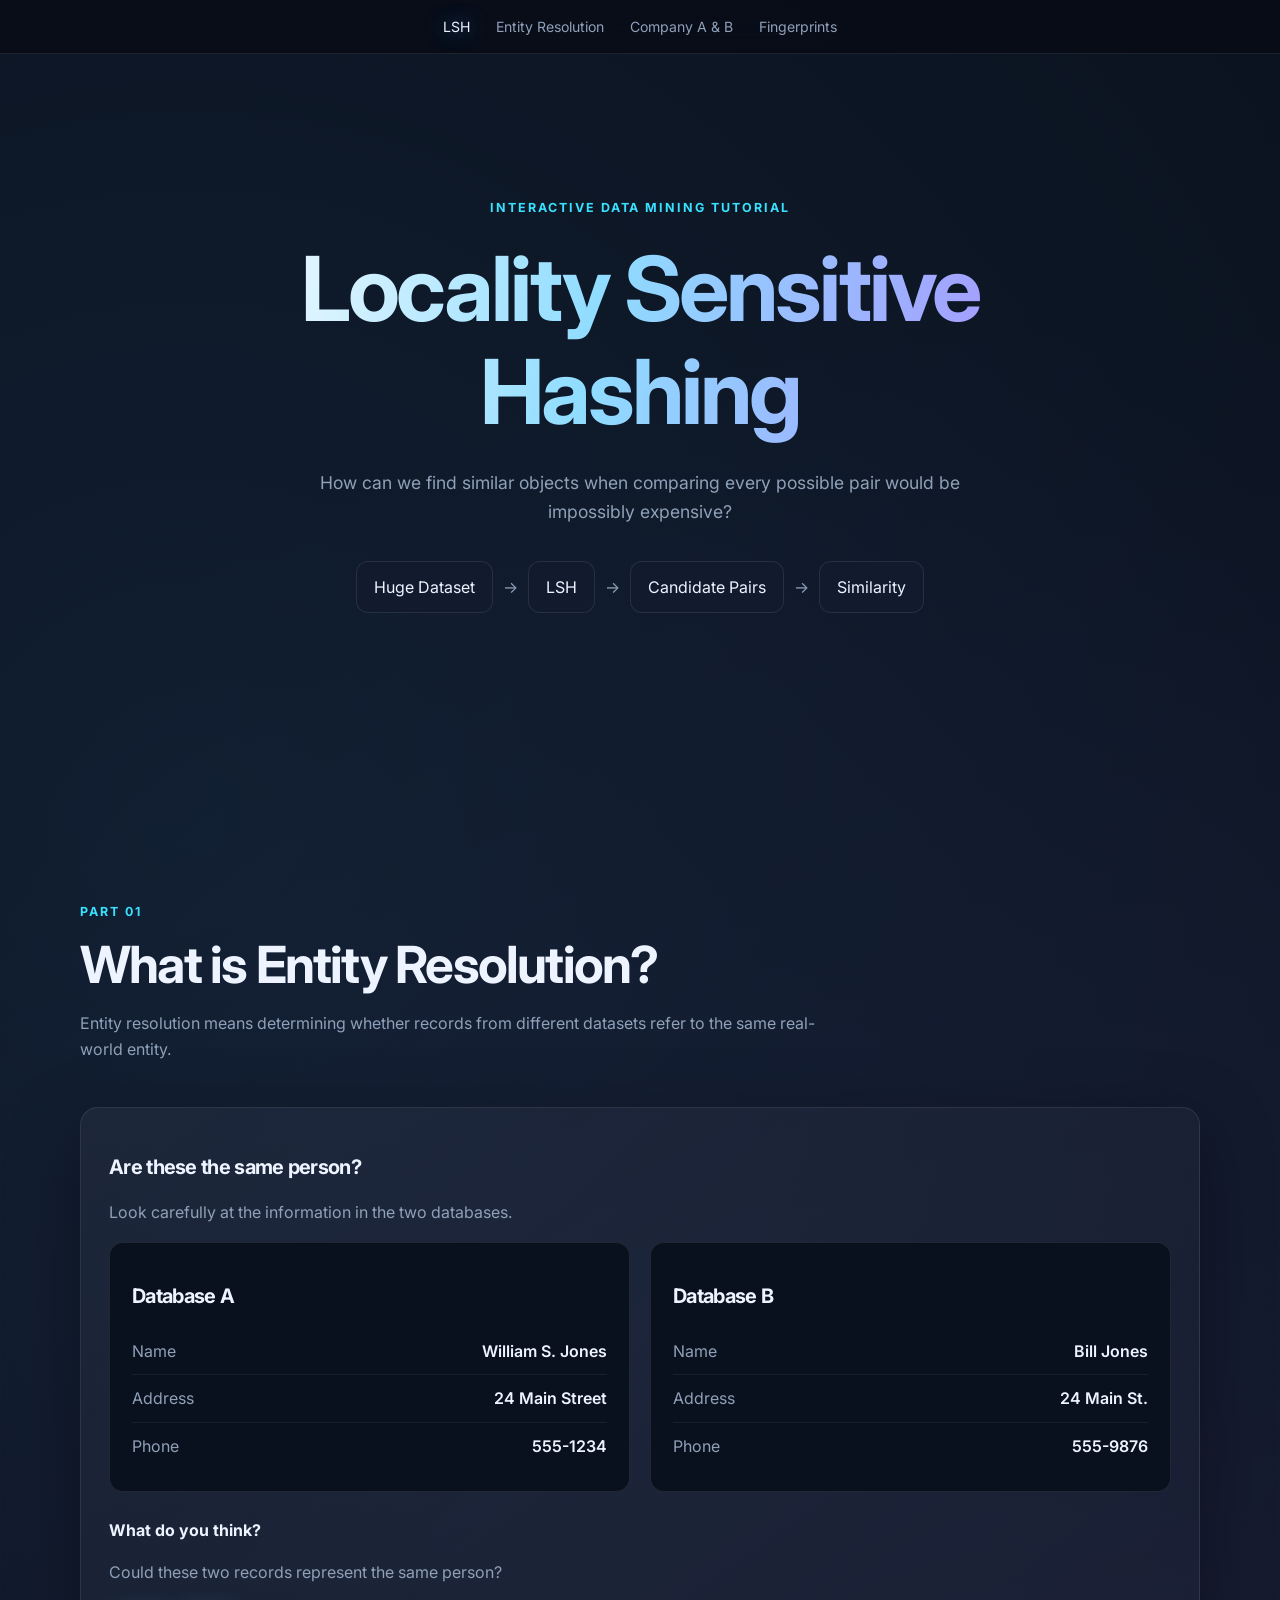
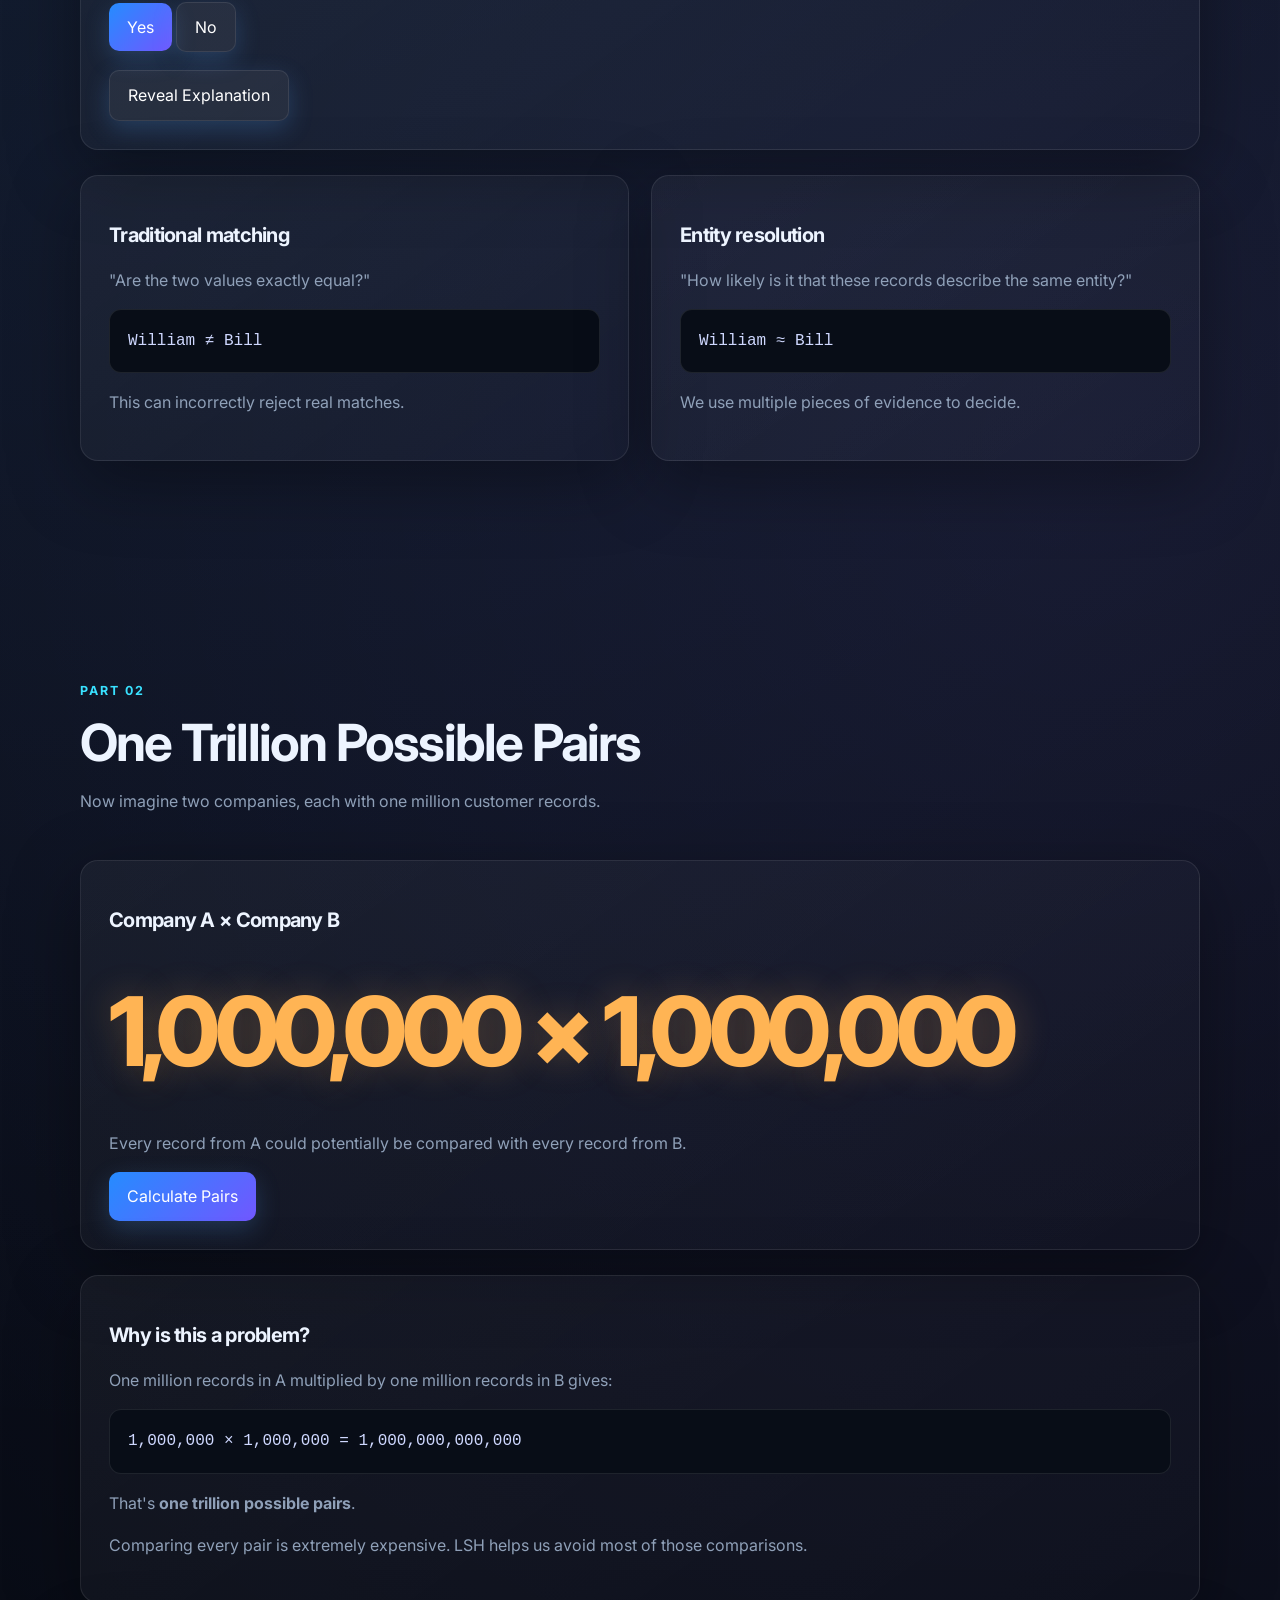
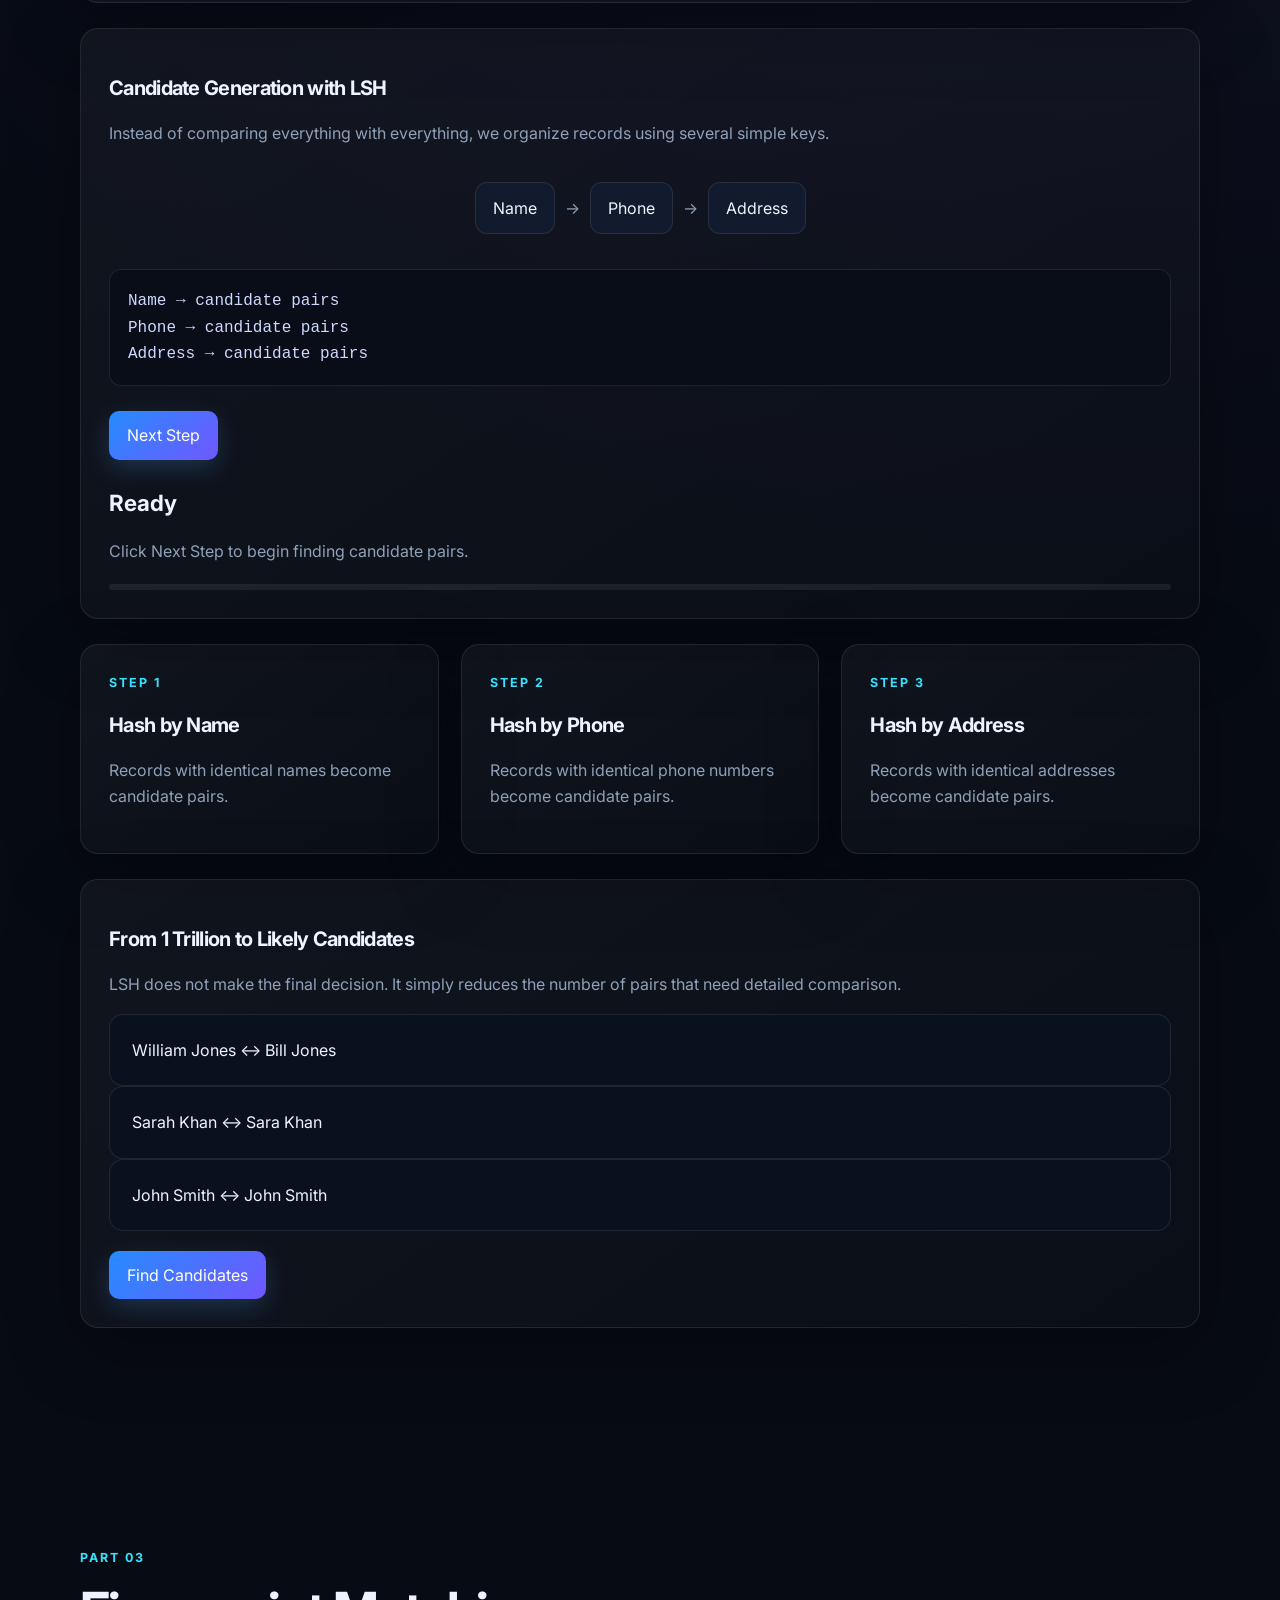
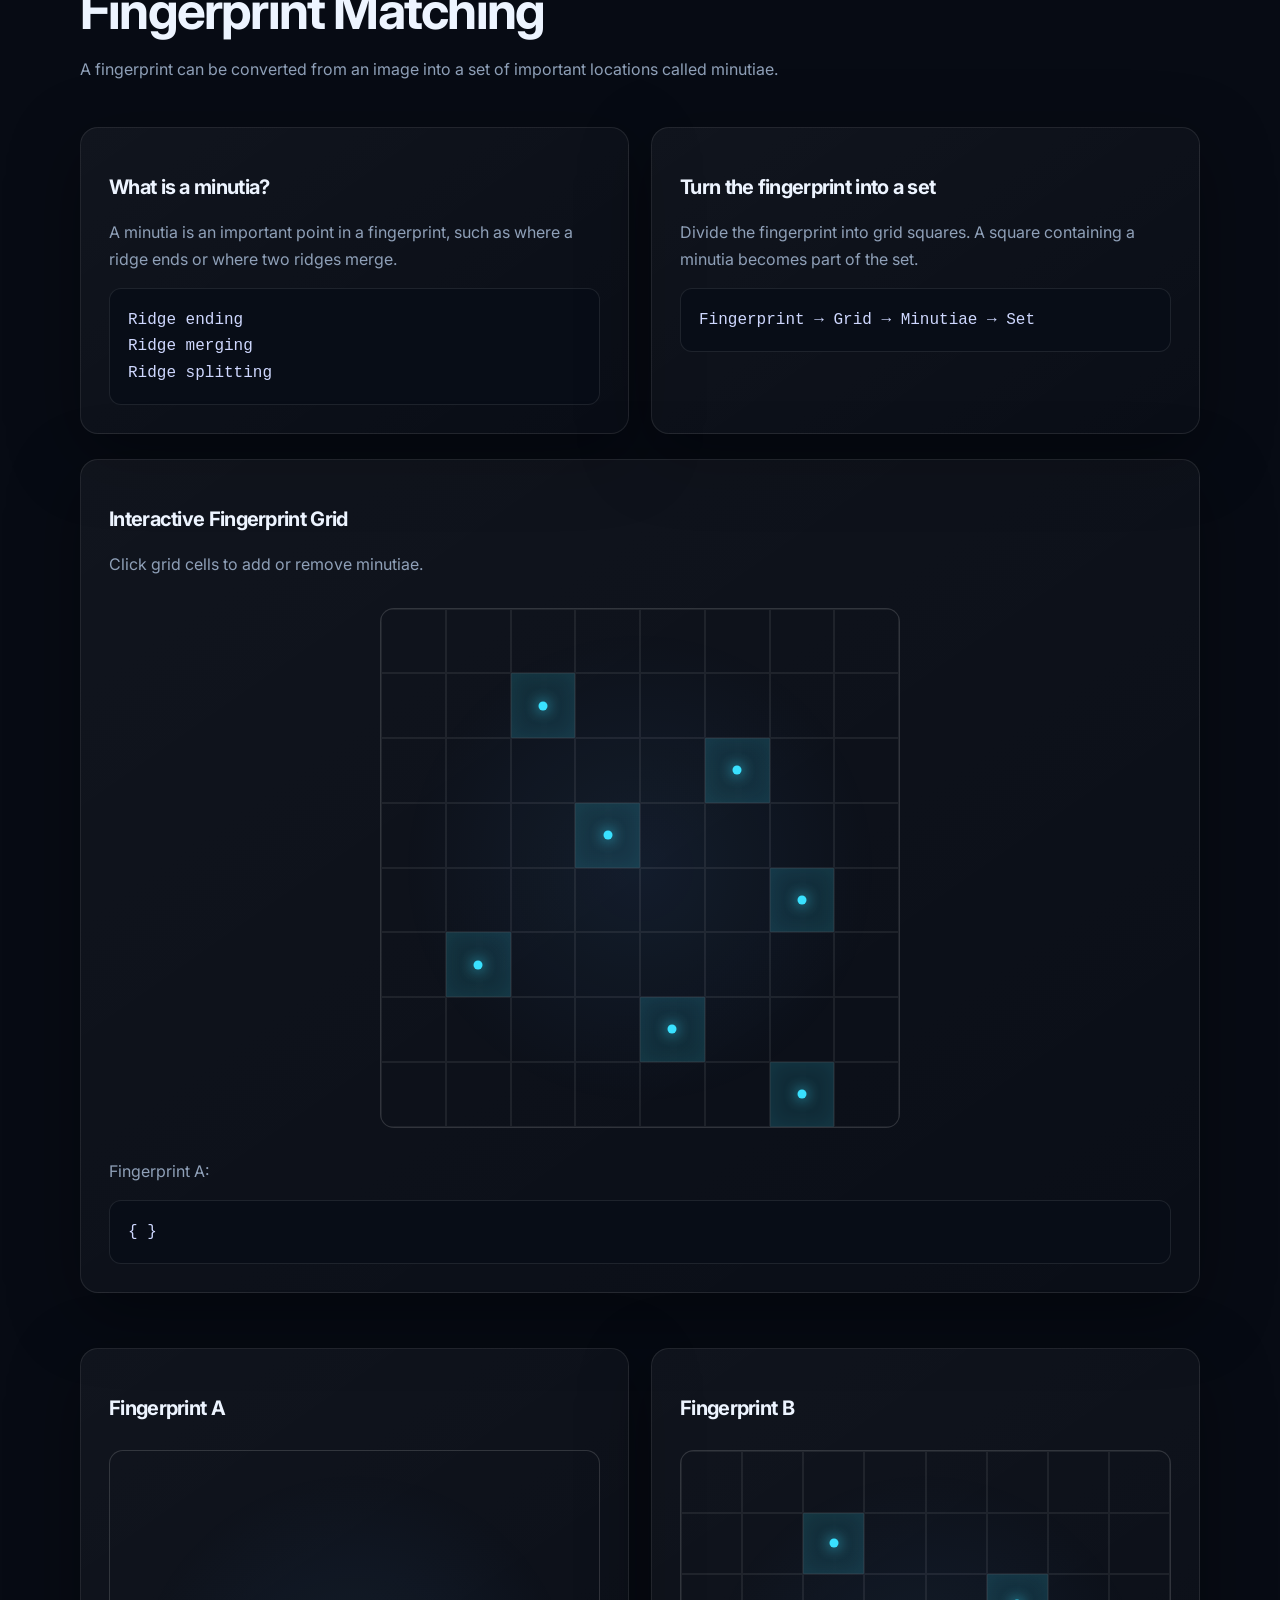
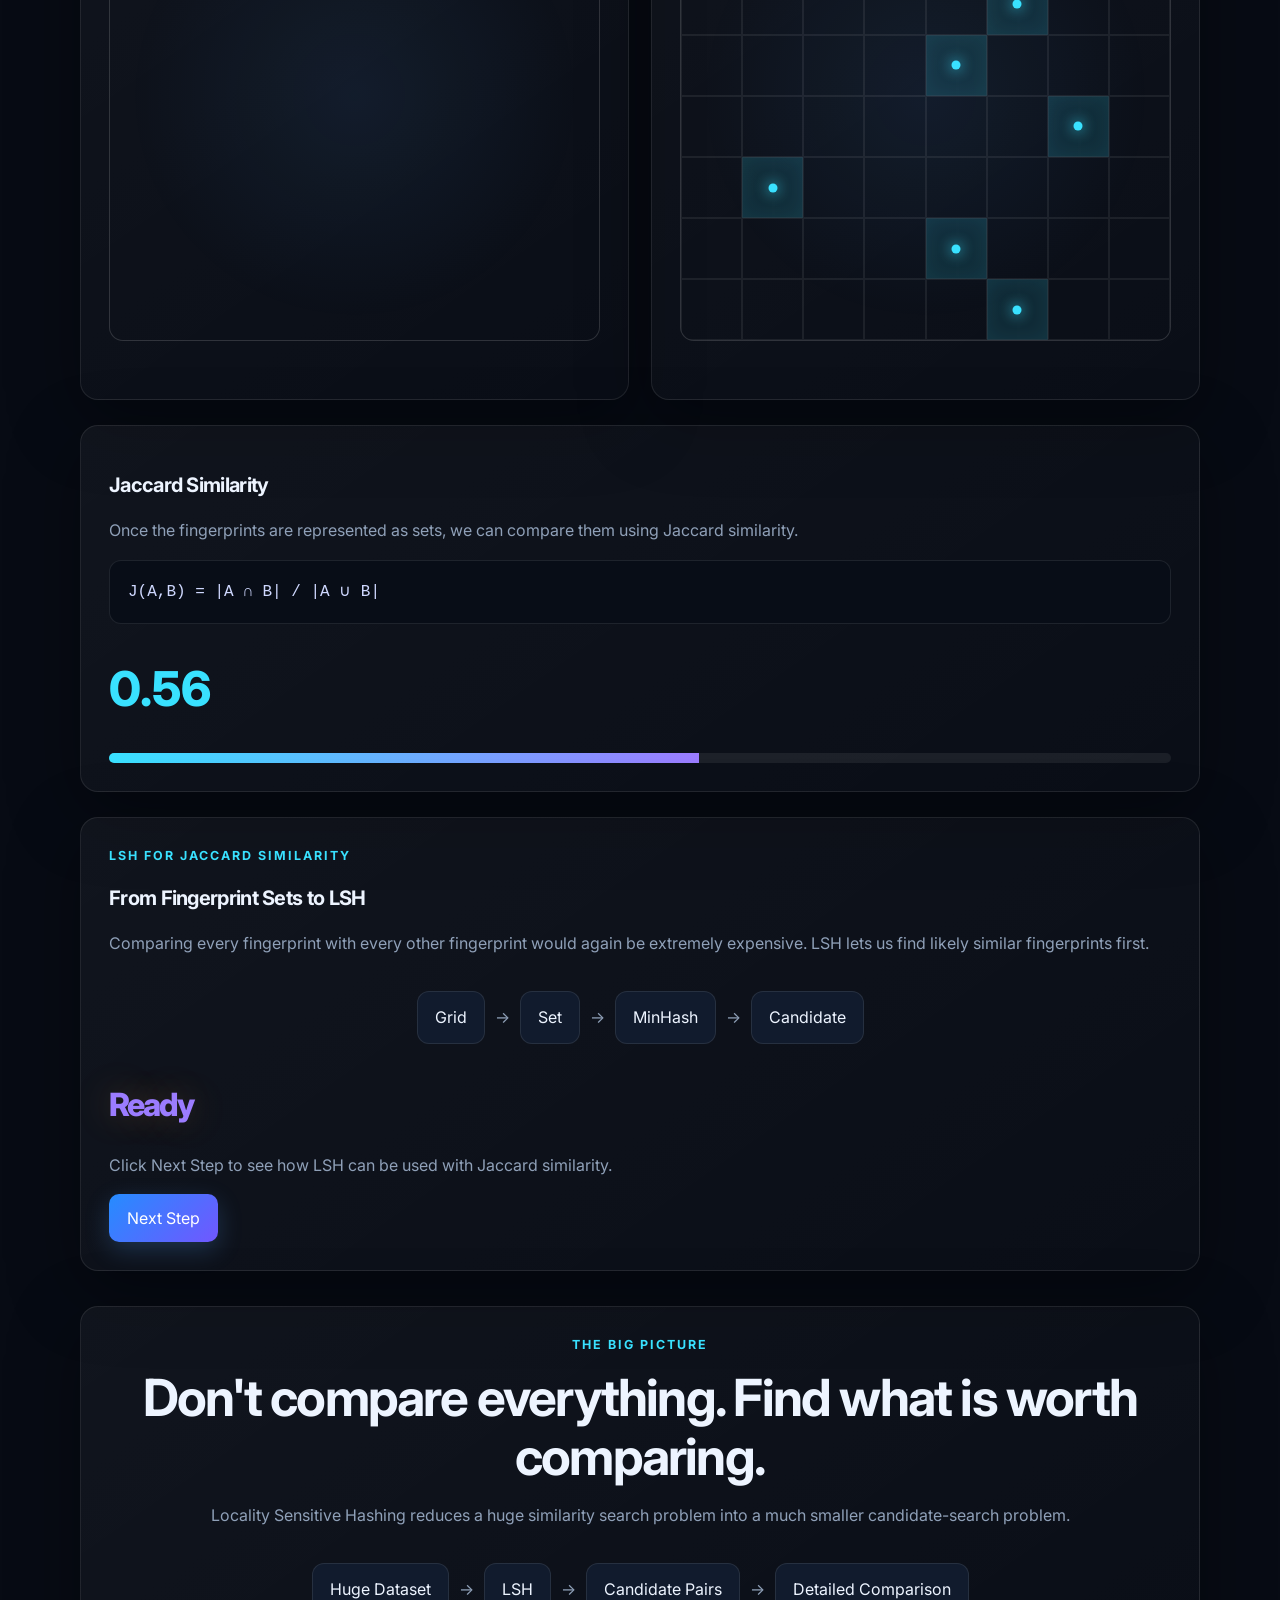
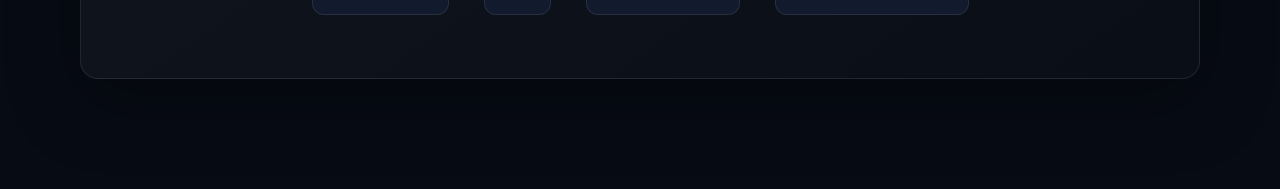
<file: Fall26_DS461_Big_Data_Analytics/Lecture_14/index.html>
<!DOCTYPE html>
<html lang="en">
<head>
  <meta charset="UTF-8">

  <meta
    name="viewport"
    content="width=device-width, initial-scale=1.0"
  >

  <title>Locality Sensitive Hashing — Interactive Tutorial</title>

  <link rel="preconnect" href="https://fonts.googleapis.com">
  <link rel="preconnect" href="https://fonts.gstatic.com" crossorigin>

  <link
    href="https://fonts.googleapis.com/css2?family=Inter:wght@400;500;600;700;800&display=swap"
    rel="stylesheet"
  >

  <link rel="stylesheet" href="style.css">
</head>

<body>

  <!-- =====================================================
       SCROLL PROGRESS
  ====================================================== -->

  <div class="progress"></div>


  <!-- =====================================================
       NAVIGATION
  ====================================================== -->

  <nav class="top-nav">

    <a href="#intro">LSH</a>

    <a href="#entity">
      Entity Resolution
    </a>

    <a href="#companies">
      Company A & B
    </a>

    <a href="#fingerprints">
      Fingerprints
    </a>

  </nav>


  <main>


    <!-- ===================================================
         HERO
    ==================================================== -->

    <section id="intro" class="hero">

      <div class="hero-content reveal">

        <div class="eyebrow">
          Interactive Data Mining Tutorial
        </div>

        <h1>
          Locality Sensitive Hashing
        </h1>

        <p>
          How can we find similar objects when comparing
          every possible pair would be impossibly expensive?
        </p>

        <div class="pipeline">

          <div class="pipeline-step">
            Huge Dataset
          </div>

          <div class="pipeline-arrow">
            →
          </div>

          <div class="pipeline-step">
            LSH
          </div>

          <div class="pipeline-arrow">
            →
          </div>

          <div class="pipeline-step">
            Candidate Pairs
          </div>

          <div class="pipeline-arrow">
            →
          </div>

          <div class="pipeline-step">
            Similarity
          </div>

        </div>

      </div>

    </section>



    <!-- ===================================================
         PART 1 — ENTITY RESOLUTION
    ==================================================== -->

    <section id="entity">

      <div class="section-header reveal">

        <div class="eyebrow">
          Part 01
        </div>

        <h2>
          What is Entity Resolution?
        </h2>

        <p>
          Entity resolution means determining whether records
          from different datasets refer to the same real-world
          entity.
        </p>

      </div>


      <!-- Example -->

      <div class="demo reveal">

        <h3>
          Are these the same person?
        </h3>

        <p>
          Look carefully at the information in the two
          databases.
        </p>


        <div class="records">

          <!-- Database A -->

          <div class="record">

            <h3>
              Database A
            </h3>

            <div class="record-row">

              <span class="record-label">
                Name
              </span>

              <span class="record-value">
                William S. Jones
              </span>

            </div>

            <div class="record-row">

              <span class="record-label">
                Address
              </span>

              <span class="record-value">
                24 Main Street
              </span>

            </div>

            <div class="record-row">

              <span class="record-label">
                Phone
              </span>

              <span class="record-value">
                555-1234
              </span>

            </div>

          </div>


          <!-- Database B -->

          <div class="record">

            <h3>
              Database B
            </h3>

            <div class="record-row">

              <span class="record-label">
                Name
              </span>

              <span class="record-value">
                Bill Jones
              </span>

            </div>

            <div class="record-row">

              <span class="record-label">
                Address
              </span>

              <span class="record-value">
                24 Main St.
              </span>

            </div>

            <div class="record-row">

              <span class="record-label">
                Phone
              </span>

              <span class="record-value">
                555-9876
              </span>

            </div>

          </div>

        </div>


        <!-- Question -->

        <div style="margin-top:25px">

          <strong>
            What do you think?
          </strong>

          <p>
            Could these two records represent the same person?
          </p>

          <button
            class="btn"
            data-entity-answer="yes"
          >
            Yes
          </button>

          <button
            class="btn secondary"
            data-entity-answer="no"
          >
            No
          </button>

        </div>


        <div id="entityFeedback"></div>


        <button
          id="revealEntity"
          class="btn secondary"
          style="margin-top:18px"
        >
          Reveal Explanation
        </button>


        <div
          id="entityAnswer"
          class="answer"
          hidden
        >

          Yes, they could be the same person.

          <br><br>

          Names can differ because of nicknames:

          <strong>
            William → Bill
          </strong>

          <br>

          Addresses can differ because of formatting:

          <strong>
            Street → St.
          </strong>

          <br>

          Phone numbers can differ because someone may
          provide a home phone to one company and a mobile
          phone to another.

          <br><br>

          This is why entity resolution requires
          <strong>similarity</strong>, not simply exact equality.

        </div>

      </div>


      <!-- Definition -->

      <div class="two-col" style="margin-top:25px">

        <div class="card reveal">

          <h3>
            Traditional matching
          </h3>

          <p>
            "Are the two values exactly equal?"
          </p>

          <div class="formula">
            William ≠ Bill
          </div>

          <p>
            This can incorrectly reject real matches.
          </p>

        </div>


        <div class="card reveal">

          <h3>
            Entity resolution
          </h3>

          <p>
            "How likely is it that these records describe
            the same entity?"
          </p>

          <div class="formula">
            William ≈ Bill
          </div>

          <p>
            We use multiple pieces of evidence to decide.
          </p>

        </div>

      </div>

    </section>



    <!-- ===================================================
         PART 2 — COMPANY A AND B
    ==================================================== -->

    <section id="companies">

      <div class="section-header reveal">

        <div class="eyebrow">
          Part 02
        </div>

        <h2>
          One Trillion Possible Pairs
        </h2>

        <p>
          Now imagine two companies, each with one million
          customer records.
        </p>

      </div>


      <!-- One trillion -->

      <div class="demo reveal">

        <h3>
          Company A × Company B
        </h3>

        <div
          id="pairCounter"
          class="big-number"
        >
          1,000,000 × 1,000,000
        </div>

        <p>
          Every record from A could potentially be compared
          with every record from B.
        </p>

        <button
          id="calculatePairs"
          class="btn"
        >
          Calculate Pairs
        </button>

      </div>


      <!-- Explanation -->

      <div class="card reveal" style="margin-top:25px">

        <h3>
          Why is this a problem?
        </h3>

        <p>
          One million records in A multiplied by one million
          records in B gives:
        </p>

        <div class="formula">
          1,000,000 × 1,000,000
          =
          1,000,000,000,000
        </div>

        <p>
          That's <strong>one trillion possible pairs</strong>.
        </p>

        <p>
          Comparing every pair is extremely expensive.
          LSH helps us avoid most of those comparisons.
        </p>

      </div>


      <!-- LSH process -->

      <div
        class="demo reveal"
        style="margin-top:25px"
      >

        <h3>
          Candidate Generation with LSH
        </h3>

        <p>
          Instead of comparing everything with everything,
          we organize records using several simple keys.
        </p>


        <div class="pipeline">

          <div class="pipeline-step">
            Name
          </div>

          <div class="pipeline-arrow">
            →
          </div>

          <div class="pipeline-step">
            Phone
          </div>

          <div class="pipeline-arrow">
            →
          </div>

          <div class="pipeline-step">
            Address
          </div>

        </div>


        <div
          class="formula"
          style="margin:25px 0"
        >
          Name → candidate pairs<br>
          Phone → candidate pairs<br>
          Address → candidate pairs
        </div>


        <button
          id="nextHashStep"
          class="btn"
        >
          Next Step
        </button>


        <div
          id="hashStepTitle"
          style="
            margin-top:25px;
            font-size:1.4rem;
            font-weight:700;
          "
        >
          Ready
        </div>


        <p id="hashStepDescription">
          Click Next Step to begin finding candidate pairs.
        </p>


        <div
          style="
            height:6px;
            background:rgba(255,255,255,.07);
            border-radius:10px;
            overflow:hidden;
            margin-top:20px;
          "
        >

          <div
            id="hashProgress"
            style="
              width:0%;
              height:100%;
              background:linear-gradient(
                90deg,
                #39e1ff,
                #9b7cff
              );
              transition:width .5s ease;
            "
          ></div>

        </div>

      </div>


      <!-- Three hashing stages -->

      <div class="three-col" style="margin-top:25px">

        <div
          class="card hash-step reveal"
        >

          <div class="eyebrow">
            Step 1
          </div>

          <h3>
            Hash by Name
          </h3>

          <p>
            Records with identical names become candidate
            pairs.
          </p>

        </div>


        <div
          class="card hash-step reveal"
        >

          <div class="eyebrow">
            Step 2
          </div>

          <h3>
            Hash by Phone
          </h3>

          <p>
            Records with identical phone numbers become
            candidate pairs.
          </p>

        </div>


        <div
          class="card hash-step reveal"
        >

          <div class="eyebrow">
            Step 3
          </div>

          <h3>
            Hash by Address
          </h3>

          <p>
            Records with identical addresses become candidate
            pairs.
          </p>

        </div>

      </div>


      <!-- Candidate records -->

      <div
        class="demo reveal"
        style="margin-top:25px"
      >

        <h3>
          From 1 Trillion to Likely Candidates
        </h3>

        <p>
          LSH does not make the final decision. It simply
          reduces the number of pairs that need detailed
          comparison.
        </p>


        <div class="candidate-row record">
          William Jones ↔ Bill Jones
        </div>

        <div class="candidate-row record">
          Sarah Khan ↔ Sara Khan
        </div>

        <div class="candidate-row record">
          John Smith ↔ John Smith
        </div>


        <button
          id="showCandidates"
          class="btn"
          style="margin-top:20px"
        >
          Find Candidates
        </button>

      </div>

    </section>



    <!-- ===================================================
         PART 3 — FINGERPRINT MATCHING
    ==================================================== -->

    <section id="fingerprints">

      <div class="section-header reveal">

        <div class="eyebrow">
          Part 03
        </div>

        <h2>
          Fingerprint Matching
        </h2>

        <p>
          A fingerprint can be converted from an image into
          a set of important locations called minutiae.
        </p>

      </div>


      <!-- Minutiae -->

      <div class="two-col">

        <div class="card reveal">

          <h3>
            What is a minutia?
          </h3>

          <p>
            A minutia is an important point in a fingerprint,
            such as where a ridge ends or where two ridges
            merge.
          </p>

          <div class="formula">
            Ridge ending<br>
            Ridge merging<br>
            Ridge splitting
          </div>

        </div>


        <div class="card reveal">

          <h3>
            Turn the fingerprint into a set
          </h3>

          <p>
            Divide the fingerprint into grid squares.
            A square containing a minutia becomes part of
            the set.
          </p>

          <div class="formula">
            Fingerprint → Grid → Minutiae → Set
          </div>

        </div>

      </div>


      <!-- Interactive fingerprint -->

      <div
        class="demo reveal"
        style="margin-top:25px"
      >

        <h3>
          Interactive Fingerprint Grid
        </h3>

        <p>
          Click grid cells to add or remove minutiae.
        </p>


        <div
          id="fingerprint"
          class="fingerprint"
          data-size="8"
        ></div>


        <p>
          Fingerprint A:
        </p>

        <div
          id="fingerprintSet"
          class="formula"
        >
          { }
        </div>

      </div>


      <!-- Compare two fingerprints -->

      <div
        class="two-col"
        style="margin-top:25px"
      >

        <div class="demo reveal">

          <h3>
            Fingerprint A
          </h3>

          <div
            id="fingerprint"
            class="fingerprint"
            data-size="8"
          ></div>

        </div>


        <div class="demo reveal">

          <h3>
            Fingerprint B
          </h3>

          <div
            id="fingerprint2"
            class="fingerprint"
            data-size="8"
          ></div>

        </div>

      </div>


      <!-- Jaccard -->

      <div
        class="demo reveal"
        style="margin-top:25px"
      >

        <h3>
          Jaccard Similarity
        </h3>

        <p>
          Once the fingerprints are represented as sets,
          we can compare them using Jaccard similarity.
        </p>


        <div class="formula">

          J(A,B) =
          |A ∩ B| / |A ∪ B|

        </div>


        <div
          style="
            margin:25px 0;
            font-size:3rem;
            font-weight:800;
            color:#39e1ff;
          "
        >

          <span id="jaccardValue">
            0.00
          </span>

        </div>


        <div
          style="
            height:10px;
            background:rgba(255,255,255,.07);
            border-radius:10px;
            overflow:hidden;
          "
        >

          <div
            id="jaccardBar"
            style="
              width:0%;
              height:100%;
              background:linear-gradient(
                90deg,
                #39e1ff,
                #9b7cff
              );
              transition:width .5s ease;
            "
          ></div>

        </div>

      </div>


      <!-- MinHash / LSH -->

      <div
        class="demo reveal"
        style="margin-top:25px"
      >

        <div class="eyebrow">
          LSH for Jaccard Similarity
        </div>

        <h3>
          From Fingerprint Sets to LSH
        </h3>

        <p>
          Comparing every fingerprint with every other
          fingerprint would again be extremely expensive.
          LSH lets us find likely similar fingerprints first.
        </p>


        <div class="pipeline">

          <div class="pipeline-step">
            Grid
          </div>

          <div class="pipeline-arrow">
            →
          </div>

          <div class="pipeline-step">
            Set
          </div>

          <div class="pipeline-arrow">
            →
          </div>

          <div class="pipeline-step">
            MinHash
          </div>

          <div class="pipeline-arrow">
            →
          </div>

          <div class="pipeline-step">
            Candidate
          </div>

        </div>


        <div
          id="minhashOutput"
          class="big-number"
          style="
            font-size:2rem;
            color:#9b7cff;
          "
        >
          Ready
        </div>


        <p id="minhashExplanation">
          Click Next Step to see how LSH can be used with
          Jaccard similarity.
        </p>


        <button
          id="nextMinhash"
          class="btn"
        >
          Next Step
        </button>

      </div>


      <!-- Final takeaway -->

      <div
        class="card reveal"
        style="
          margin-top:35px;
          text-align:center;
        "
      >

        <div class="eyebrow">
          The Big Picture
        </div>

        <h2>
          Don't compare everything.
          Find what is worth comparing.
        </h2>

        <p>
          Locality Sensitive Hashing reduces a huge similarity
          search problem into a much smaller candidate-search
          problem.
        </p>

        <div class="pipeline">

          <div class="pipeline-step">
            Huge Dataset
          </div>

          <div class="pipeline-arrow">
            →
          </div>

          <div class="pipeline-step">
            LSH
          </div>

          <div class="pipeline-arrow">
            →
          </div>

          <div class="pipeline-step">
            Candidate Pairs
          </div>

          <div class="pipeline-arrow">
            →
          </div>

          <div class="pipeline-step">
            Detailed Comparison
          </div>

        </div>

      </div>

    </section>

  </main>


  <script src="script.js"></script>

</body>
</html>
</file>
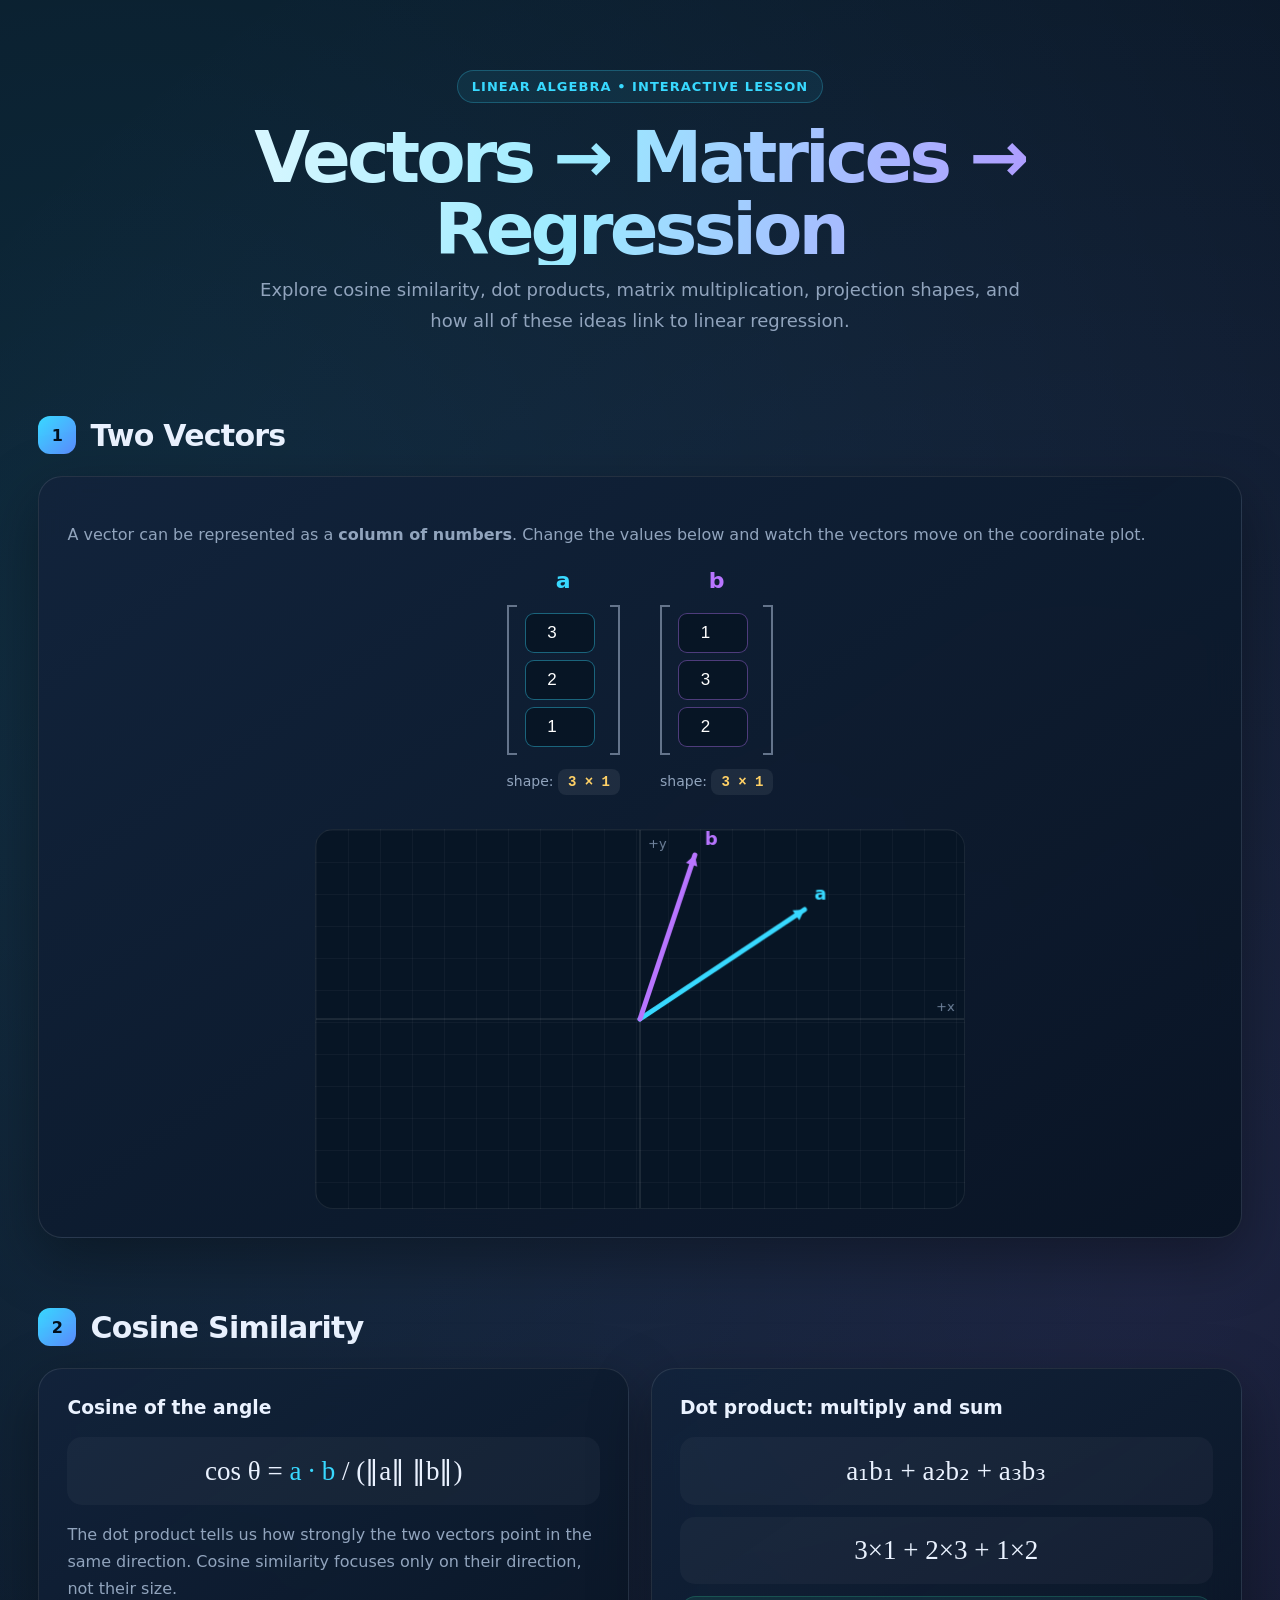
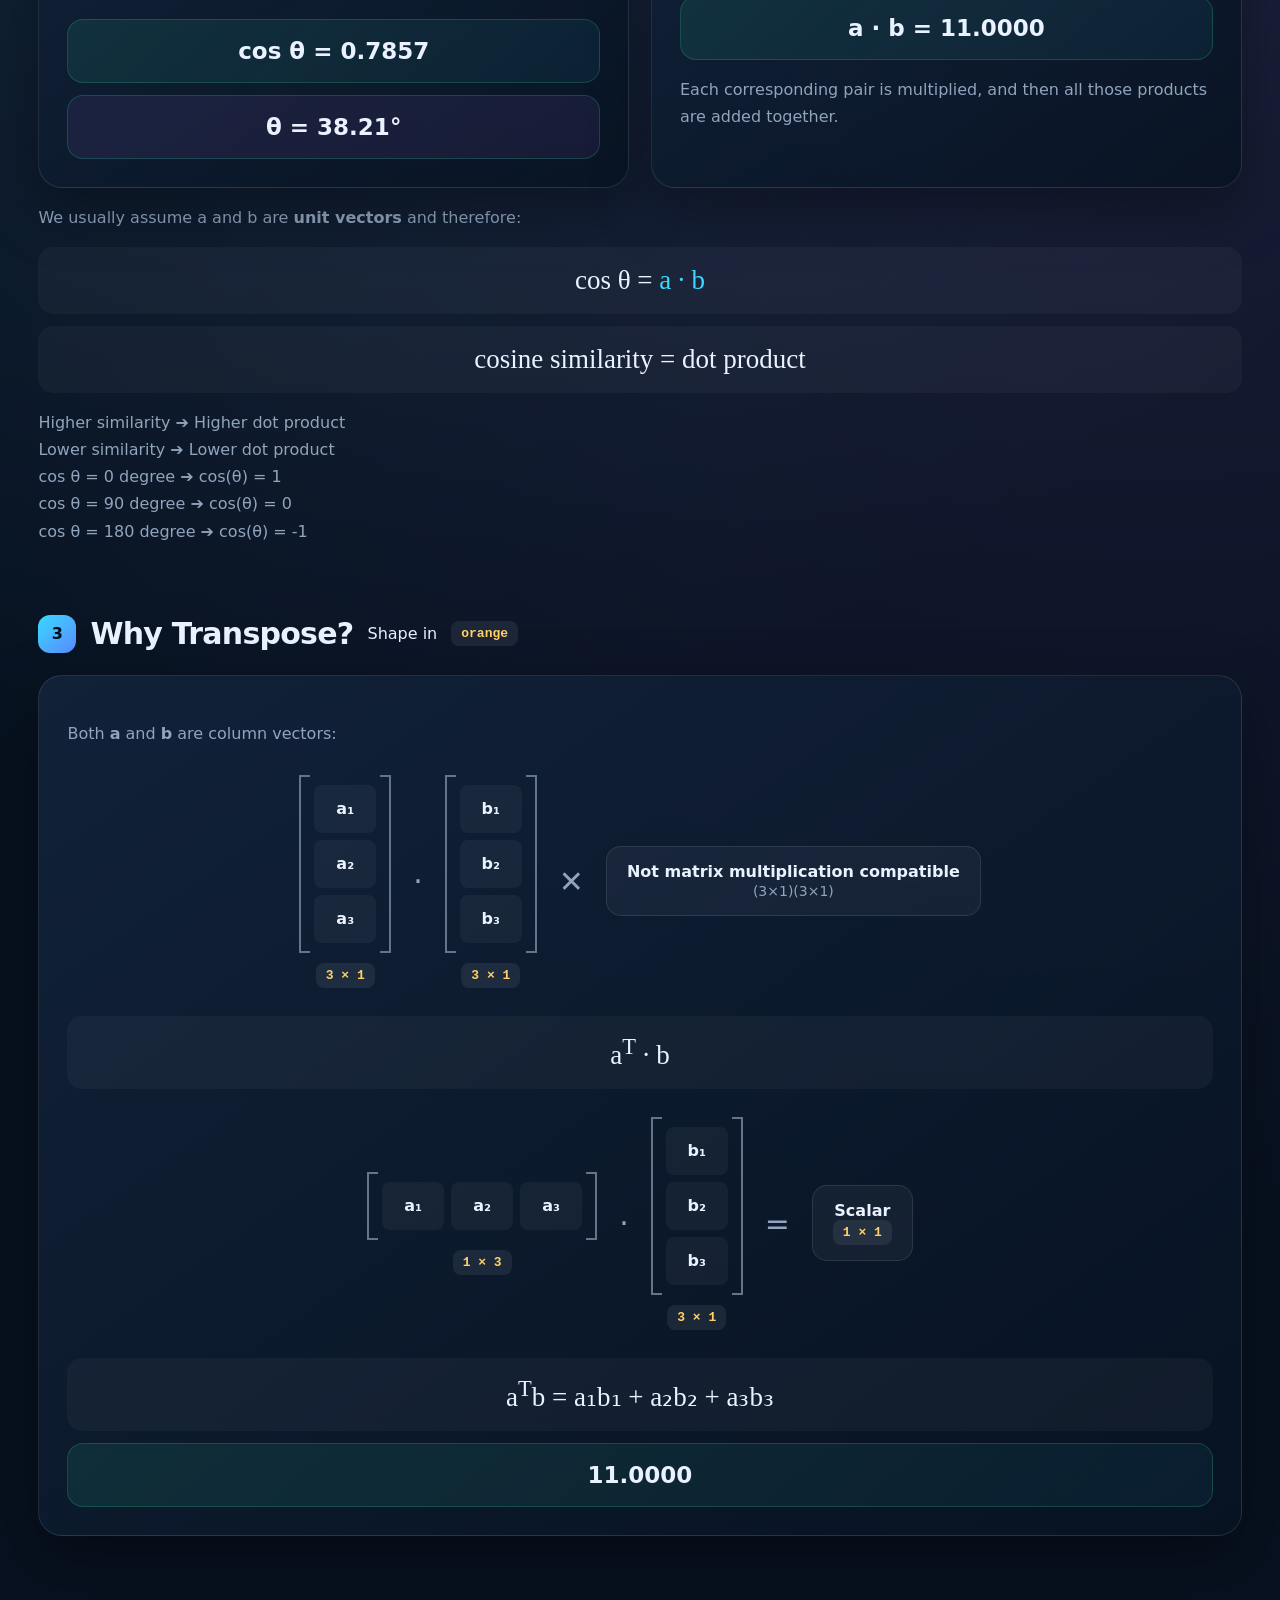
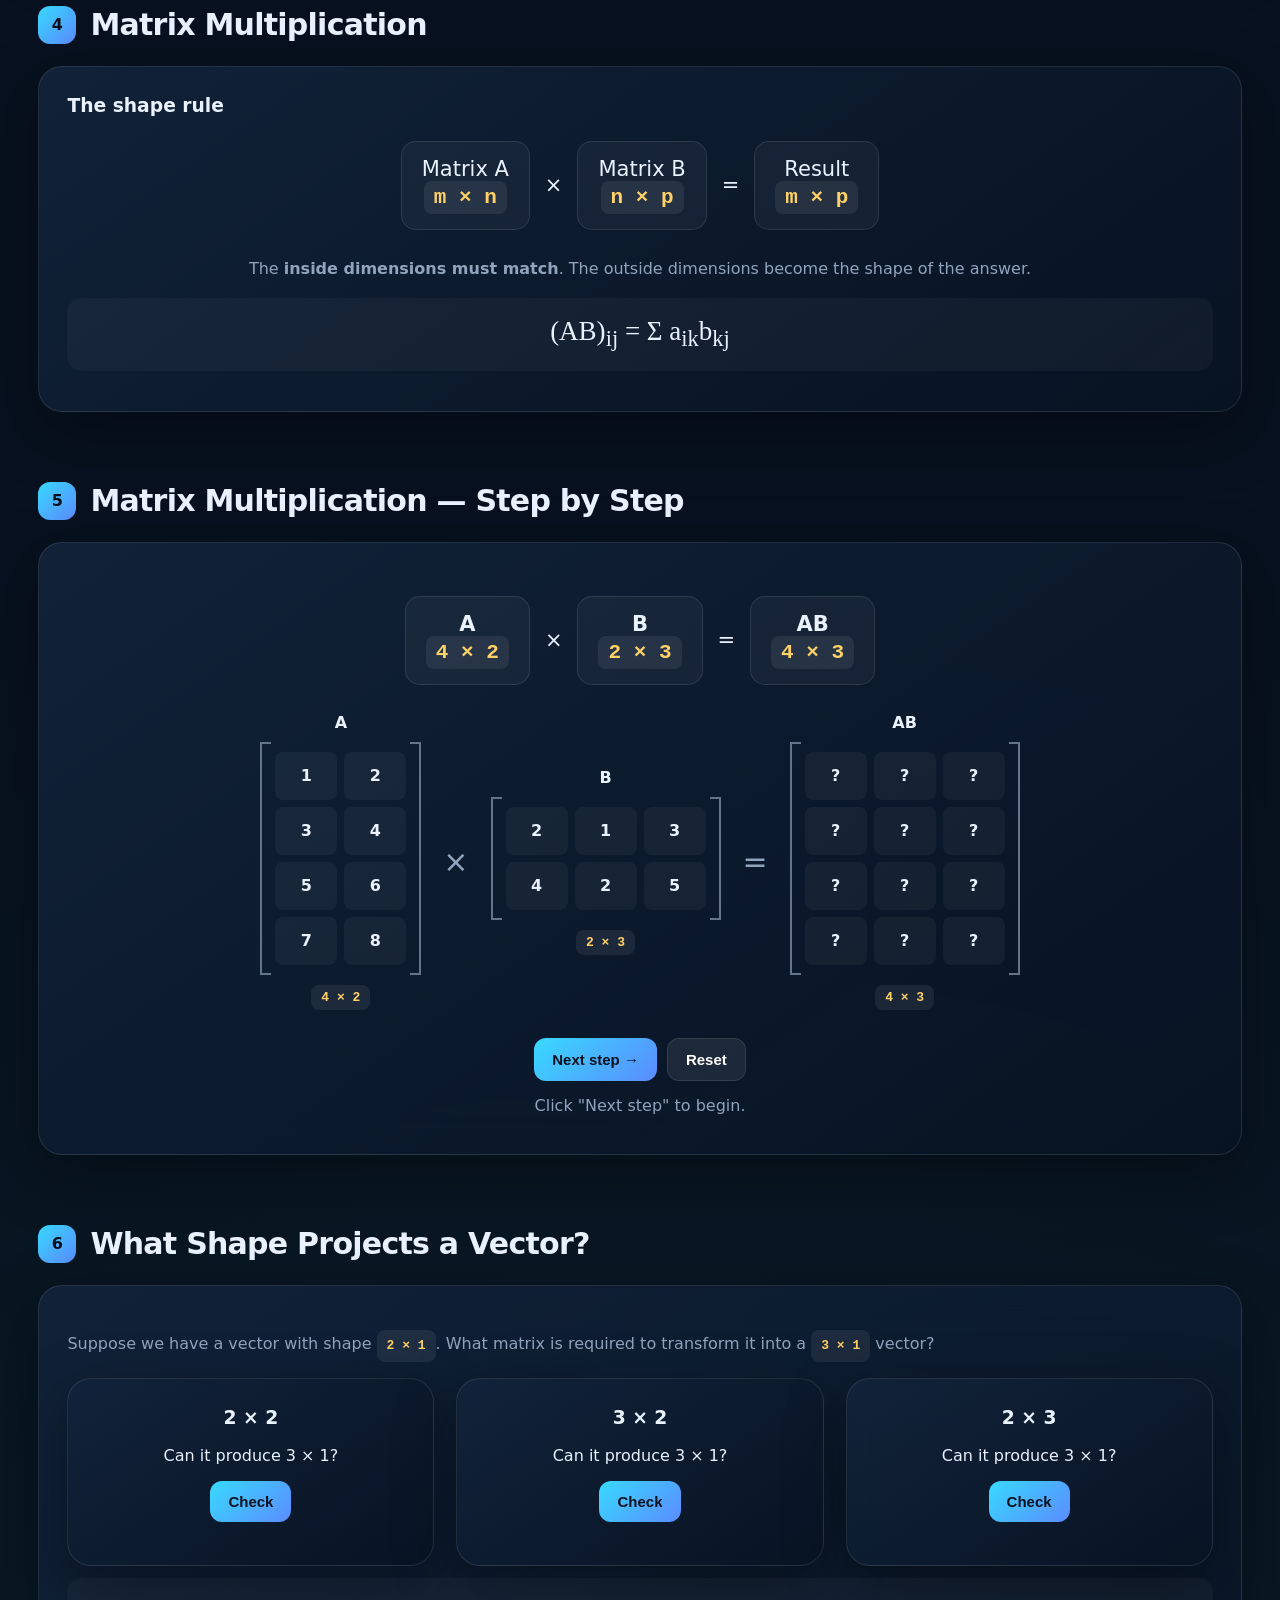
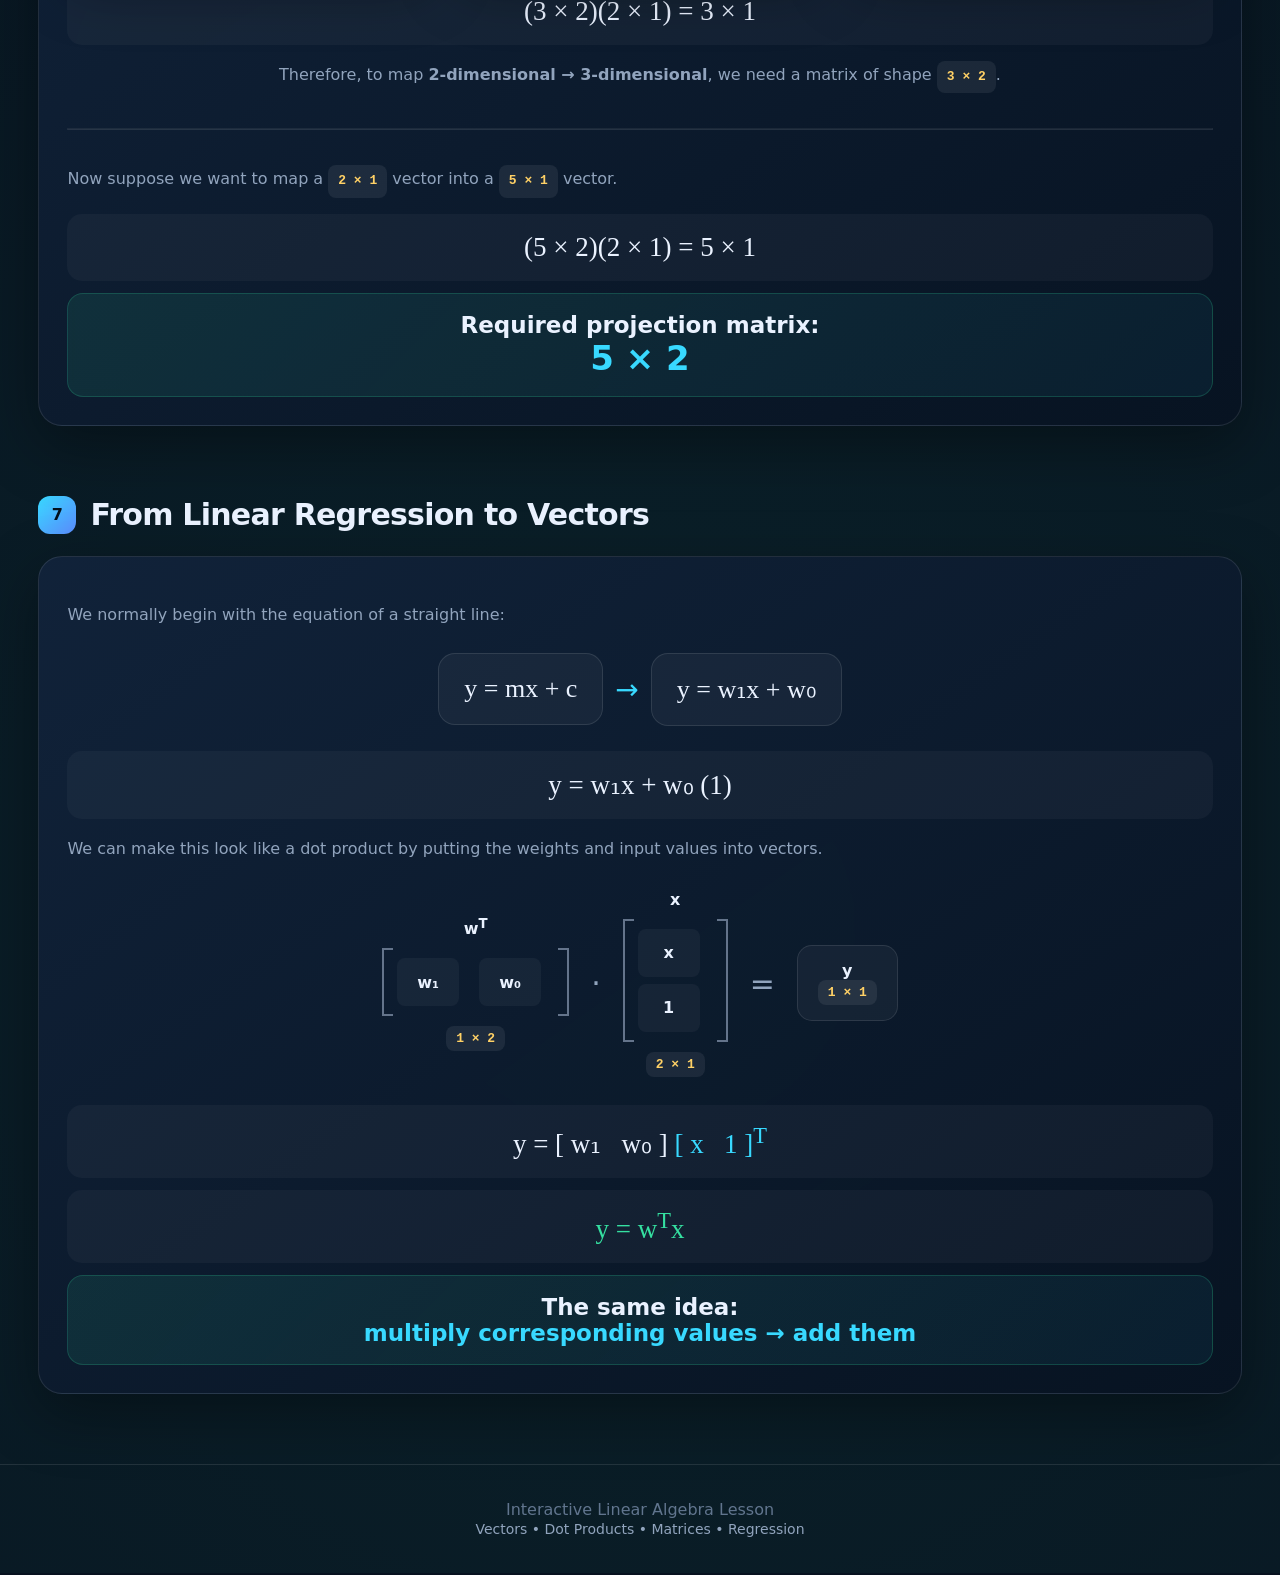
<file: vectors-matrcies.html>
<!DOCTYPE html>
<html lang="en">
<head>
<meta charset="UTF-8">
<meta name="viewport" content="width=device-width, initial-scale=1.0">
<title>Vectors, Dot Products & Matrix Multiplication</title>

<style>
    :root {
        --bg: #07111f;
        --panel: rgba(15, 28, 48, 0.88);
        --panel2: rgba(20, 38, 64, 0.75);
        --border: rgba(255,255,255,.10);
        --text: #eaf2ff;
        --muted: #91a4bd;
        --cyan: #38d9ff;
        --blue: #5b8cff;
        --green: #35e0a1;
        --red: #ff5b70;
        --purple: #b875ff;
        --yellow: #ffd166;
        --shadow: 0 20px 60px rgba(0,0,0,.35);
    }

    * { box-sizing: border-box; }

    body {
        margin: 0;
        font-family: Inter, ui-sans-serif, system-ui, -apple-system, BlinkMacSystemFont,
                     "Segoe UI", sans-serif;
        color: var(--text);
        background:
            radial-gradient(circle at 10% 10%, rgba(56,217,255,.13), transparent 30%),
            radial-gradient(circle at 90% 20%, rgba(184,117,255,.12), transparent 30%),
            radial-gradient(circle at 50% 90%, rgba(53,224,161,.08), transparent 35%),
            var(--bg);
        min-height: 100vh;
    }

    .container {
        width: min(1250px, 94%);
        margin: auto;
    }

    header {
        padding: 70px 0 45px;
        text-align: center;
    }

    .badge {
        display: inline-block;
        padding: 8px 14px;
        border: 1px solid rgba(56,217,255,.25);
        background: rgba(56,217,255,.08);
        color: var(--cyan);
        border-radius: 999px;
        font-size: 13px;
        font-weight: 700;
        letter-spacing: .08em;
        text-transform: uppercase;
    }

    h1 {
        margin: 18px 0 10px;
        font-size: clamp(38px, 6vw, 72px);
        line-height: 1;
        letter-spacing: -0.055em;
        background: linear-gradient(100deg, #fff, #9beaff 45%, #b875ff);
        -webkit-background-clip: text;
        color: transparent;
    }

    .subtitle {
        max-width: 760px;
        margin: auto;
        color: var(--muted);
        font-size: 18px;
        line-height: 1.7;
    }

    section {
        margin: 35px 0 70px;
    }

    .section-title {
        display: flex;
        align-items: center;
        gap: 14px;
        margin-bottom: 22px;
    }

    .number {
        width: 38px;
        height: 38px;
        border-radius: 12px;
        display: grid;
        place-items: center;
        background: linear-gradient(135deg, var(--cyan), var(--blue));
        color: #03101c;
        font-weight: 900;
    }

    h2 {
        margin: 0;
        font-size: 30px;
        letter-spacing: -.025em;
    }

    h3 {
        margin-top: 0;
    }

    .card {
        background: linear-gradient(145deg, rgba(18,35,59,.92), rgba(8,19,34,.9));
        border: 1px solid var(--border);
        border-radius: 24px;
        box-shadow: var(--shadow);
        padding: 28px;
        backdrop-filter: blur(18px);
    }

    .grid-2 {
        display: grid;
        grid-template-columns: 1fr 1fr;
        gap: 22px;
    }

    .grid-3 {
        display: grid;
        grid-template-columns: repeat(3, 1fr);
        gap: 22px;
    }

    @media(max-width: 850px) {
        .grid-2, .grid-3 {
            grid-template-columns: 1fr;
        }
    }

    .vector-editor {
        display: flex;
        justify-content: center;
        gap: 40px;
        flex-wrap: wrap;
        margin: 20px 0;
    }

    .vector-box {
        text-align: center;
    }

    .vector-label {
        font-size: 22px;
        font-weight: 800;
        margin-bottom: 12px;
    }

    .column-vector {
        display: flex;
        flex-direction: column;
        gap: 7px;
        position: relative;
        padding: 8px 18px;
    }

    .column-vector::before,
    .column-vector::after {
        content: "";
        position: absolute;
        top: 0;
        bottom: 0;
        width: 8px;
        border-top: 2px solid #64748b;
        border-bottom: 2px solid #64748b;
    }

    .column-vector::before {
        left: 0;
        border-left: 2px solid #64748b;
    }

    .column-vector::after {
        right: 0;
        border-right: 2px solid #64748b;
    }

    input {
        width: 70px;
        padding: 9px 8px;
        border-radius: 9px;
        border: 1px solid rgba(255,255,255,.12);
        background: #071525;
        color: white;
        font-size: 17px;
        text-align: center;
        outline: none;
    }

    input:focus {
        border-color: var(--cyan);
        box-shadow: 0 0 0 3px rgba(56,217,255,.1);
    }

    .vector-a input { border-color: rgba(56,217,255,.4); }
    .vector-b input { border-color: rgba(184,117,255,.4); }

    canvas {
        width: 100%;
        max-width: 650px;
        height: 380px;
        display: block;
        margin: auto;
        border-radius: 18px;
        background:
            linear-gradient(rgba(255,255,255,.035) 1px, transparent 1px),
            linear-gradient(90deg, rgba(255,255,255,.035) 1px, transparent 1px),
            #071525;
        background-size: 32px 32px;
        border: 1px solid rgba(255,255,255,.08);
    }

    .formula {
        font-family: "Cambria Math", "Times New Roman", serif;
        font-size: 27px;
        text-align: center;
        padding: 18px;
        margin: 12px 0;
        border-radius: 15px;
        background: rgba(255,255,255,.035);
    }

    .result {
        text-align: center;
        padding: 18px;
        border-radius: 16px;
        background: linear-gradient(135deg, rgba(53,224,161,.10), rgba(56,217,255,.06));
        border: 1px solid rgba(53,224,161,.2);
        font-size: 23px;
        font-weight: 800;
    }

    .explain {
        color: var(--muted);
        line-height: 1.7;
    }

    .shape {
        display: inline-block;
        padding: 5px 10px;
        background: rgba(255,255,255,.07);
        border-radius: 8px;
        color: var(--yellow);
        font-family: monospace;
        font-weight: 700;
    }

    .matrix-wrapper {
        display: flex;
        justify-content: center;
        align-items: center;
        gap: 22px;
        flex-wrap: wrap;
        margin: 28px 0;
    }

    .matrix {
        display: inline-grid;
        gap: 7px;
        position: relative;
        padding: 10px 15px;
    }

    .matrix::before,
    .matrix::after {
        content: "";
        position: absolute;
        top: 0;
        bottom: 0;
        width: 9px;
        border-top: 2px solid #64748b;
        border-bottom: 2px solid #64748b;
    }

    .matrix::before {
        left: 0;
        border-left: 2px solid #64748b;
    }

    .matrix::after {
        right: 0;
        border-right: 2px solid #64748b;
    }

    .matrix-cell {
        width: 62px;
        height: 48px;
        display: grid;
        place-items: center;
        border-radius: 8px;
        background: rgba(255,255,255,.045);
        transition: .25s;
        font-weight: 700;
    }

    .matrix-4x2 {
        grid-template-columns: repeat(2, 62px);
        grid-template-rows: repeat(4, 48px);
    }

    .matrix-2x3 {
        grid-template-columns: repeat(3, 62px);
        grid-template-rows: repeat(2, 48px);
    }

    .matrix-result {
        grid-template-columns: repeat(3, 62px);
        grid-template-rows: repeat(4, 48px);
    }

    .operator {
        font-size: 30px;
        color: var(--muted);
    }

    .highlight-red {
        background: rgba(255,91,112,.30) !important;
        color: #ff9aa8;
        box-shadow: inset 0 0 0 2px rgba(255,91,112,.7);
    }

    .highlight-green {
        background: rgba(53,224,161,.28) !important;
        color: #8ff5d0;
        box-shadow: inset 0 0 0 2px rgba(53,224,161,.7);
    }

    .highlight-purple {
        background: rgba(184,117,255,.28) !important;
        color: #d6b2ff;
        box-shadow: inset 0 0 0 2px rgba(184,117,255,.7);
    }

    .highlight-yellow {
        background: rgba(255,209,102,.25) !important;
        color: #ffe4a0;
    }

    button {
        border: 0;
        border-radius: 12px;
        padding: 12px 18px;
        font-size: 15px;
        font-weight: 800;
        color: #06111e;
        cursor: pointer;
        background: linear-gradient(135deg, var(--cyan), var(--blue));
        transition: transform .2s, box-shadow .2s;
    }

    button:hover {
        transform: translateY(-2px);
        box-shadow: 0 10px 25px rgba(56,217,255,.18);
    }

    button.secondary {
        color: white;
        background: rgba(255,255,255,.08);
        border: 1px solid var(--border);
    }

    .controls {
        display: flex;
        gap: 10px;
        justify-content: center;
        flex-wrap: wrap;
        margin-top: 20px;
    }

    .step-text {
        text-align: center;
        color: var(--muted);
        min-height: 30px;
        margin-top: 15px;
    }

    .shape-rule {
        display: flex;
        justify-content: center;
        align-items: center;
        gap: 15px;
        flex-wrap: wrap;
        margin: 25px 0;
        font-size: 21px;
    }

    .shape-box {
        padding: 15px 20px;
        border-radius: 15px;
        background: rgba(255,255,255,.045);
        border: 1px solid var(--border);
        text-align: center;
    }

    .projection-card {
        text-align: center;
    }

    .answer {
        font-size: 25px;
        font-weight: 900;
        color: var(--green);
        margin-top: 15px;
    }

    .regression-flow {
        display: flex;
        align-items: center;
        justify-content: center;
        flex-wrap: wrap;
        gap: 12px;
        margin: 25px 0;
    }

    .equation-box {
        padding: 20px 25px;
        border-radius: 17px;
        background: rgba(255,255,255,.045);
        border: 1px solid var(--border);
        font-family: "Cambria Math", serif;
        font-size: 26px;
    }

    .arrow {
        font-size: 28px;
        color: var(--cyan);
    }

    .highlight-text {
        color: var(--cyan);
    }

    .footer {
        text-align: center;
        padding: 35px;
        color: #61758e;
        border-top: 1px solid var(--border);
    }

    .small {
        font-size: 14px;
        color: var(--muted);
    }
</style>
</head>

<body>

<div class="container">

<header>
    <span class="badge">Linear Algebra • Interactive Lesson</span>
    <h1>Vectors → Matrices → Regression</h1>
    <p class="subtitle">
        Explore cosine similarity, dot products, matrix multiplication,
        projection shapes, and how all of these ideas link to
        linear regression.
    </p>
</header>


<!-- ========================================================= -->
<!-- SECTION 1: VECTORS -->
<!-- ========================================================= -->

<section>

<div class="section-title">
    <div class="number">1</div>
    <h2>Two Vectors</h2>
</div>

<div class="card">

    <p class="explain">
        A vector can be represented as a <b>column of numbers</b>.
        Change the values below and watch the vectors move on the coordinate plot.
    </p>

    <div class="vector-editor">

        <div class="vector-box">
            <div class="vector-label" style="color:var(--cyan)">a</div>

            <div class="column-vector vector-a">
                <input id="a1" type="number" value="3">
                <input id="a2" type="number" value="2">
                <input id="a3" type="number" value="1">
            </div>

            <p class="small">shape: <span class="shape">3 × 1</span></p>
        </div>

        <div class="vector-box">
            <div class="vector-label" style="color:var(--purple)">b</div>

            <div class="column-vector vector-b">
                <input id="b1" type="number" value="1">
                <input id="b2" type="number" value="3">
                <input id="b3" type="number" value="2">
            </div>

            <p class="small">shape: <span class="shape">3 × 1</span></p>
        </div>

    </div>

    <canvas id="vectorCanvas" width="650" height="380"></canvas>

</div>
</section>


<!-- ========================================================= -->
<!-- SECTION 2: COSINE -->
<!-- ========================================================= -->

<section>

<div class="section-title">
    <div class="number">2</div>
    <h2>Cosine Similarity</h2>
</div>

<div class="grid-2">

    <div class="card">

        <h3>Cosine of the angle</h3>

        <div class="formula">
            cos θ =
            <span style="color:var(--cyan)">a · b</span>
            /
            (‖a‖ ‖b‖)
        </div>

        <p class="explain">
            The dot product tells us how strongly the two vectors point
            in the same direction. Cosine similarity focuses only on
            their direction, not their size.
        </p>

        <div class="result">
            cos θ = <span id="cosResult">0</span>
        </div>

        <div class="result" style="margin-top:12px;background:rgba(184,117,255,.08)">
            θ = <span id="angleResult">0</span>°
        </div>

    </div>


    <div class="card">

        <h3>Dot product: multiply and sum</h3>

        <div class="formula" id="expandedDot">
            a₁b₁ + a₂b₂ + a₃b₃
        </div>

        <div class="formula" id="numericDot">
            3×1 + 2×3 + 1×2
        </div>

        <div class="result">
            a · b = <span id="dotResult">11</span>
        </div>

        <p class="explain">
            Each corresponding pair is multiplied, and then all those
            products are added together.
        </p>

    </div>

</div>

<div>
  <p class="explain">
	We usually assume a and b are <b>unit vectors</b> and therefore:  
  </p>
    <div class="formula">
             cos θ = <span style="color:var(--cyan)">a · b</span>
    </div>
    <div class="formula">
	     cosine similarity = dot product    
    </div>
  <p class="explain">
	Higher similarity ➔ Higher dot product
	 <br> 
	Lower similarity ➔ Lower dot product 
	 <br>
	cos θ = 0 degree ➔ cos(θ) = 1  
	 <br>
	cos θ = 90 degree ➔ cos(θ) = 0 
	 <br>
	cos θ = 180 degree ➔ cos(θ) = -1
  </p>
</div>

</section>


<!-- ========================================================= -->
<!-- SECTION 3: TRANSPOSE -->
<!-- ========================================================= -->

<section>

<div class="section-title">
    <div class="number">3</div>
    <h2>Why Transpose?</h2>
	Shape in <span class="shape">orange</span> 
</div>

<div class="card">

    <p class="explain">
        Both <b>a</b> and <b>b</b> are column vectors:
    </p>

    <div class="matrix-wrapper">

        <div>
            <div class="matrix matrix-4x2"
                 style="grid-template-columns:62px;grid-template-rows:repeat(3,48px)">
                <div class="matrix-cell">a₁</div>
                <div class="matrix-cell">a₂</div>
                <div class="matrix-cell">a₃</div>
            </div>
            <div style="text-align:center;margin-top:10px">
                <span class="shape">3 × 1</span>
            </div>
        </div>

        <div class="operator">·</div>

        <div>
            <div class="matrix matrix-4x2"
                 style="grid-template-columns:62px;grid-template-rows:repeat(3,48px)">
                <div class="matrix-cell">b₁</div>
                <div class="matrix-cell">b₂</div>
                <div class="matrix-cell">b₃</div>
            </div>
            <div style="text-align:center;margin-top:10px">
                <span class="shape">3 × 1</span>
            </div>
        </div>

        <div class="operator">✕</div>

        <div class="shape-box">
            <b>Not matrix multiplication compatible</b>
            <br>
            <span class="small">(3×1)(3×1)</span>
        </div>

    </div>


    <div class="formula">
        a<sup>T</sup> · b
    </div>

    <div class="matrix-wrapper">

        <div>
            <div class="matrix"
                 style="grid-template-columns:repeat(3,62px)">
                <div class="matrix-cell">a₁</div>
                <div class="matrix-cell">a₂</div>
                <div class="matrix-cell">a₃</div>
            </div>
            <div style="text-align:center;margin-top:10px">
                <span class="shape">1 × 3</span>
            </div>
        </div>

        <div class="operator">·</div>

        <div>
            <div class="matrix"
                 style="grid-template-columns:62px;grid-template-rows:repeat(3,48px)">
                <div class="matrix-cell">b₁</div>
                <div class="matrix-cell">b₂</div>
                <div class="matrix-cell">b₃</div>
            </div>
            <div style="text-align:center;margin-top:10px">
                <span class="shape">3 × 1</span>
            </div>
        </div>

        <div class="operator">=</div>

        <div class="shape-box">
            <b>Scalar</b>
            <br>
            <span class="shape">1 × 1</span>
        </div>

    </div>

    <div class="formula">
        a<sup>T</sup>b
        =
        a₁b₁ + a₂b₂ + a₃b₃
    </div>

    <div class="result">
        <span id="transposeResult">11</span>
    </div>

</div>
</section>


<!-- ========================================================= -->
<!-- SECTION 4: MATRIX MULTIPLICATION RULE -->
<!-- ========================================================= -->

<section>

<div class="section-title">
    <div class="number">4</div>
    <h2>Matrix Multiplication</h2>
</div>

<div class="card">

    <h3>The shape rule</h3>

    <div class="shape-rule">

        <div class="shape-box">
            Matrix A
            <br>
            <span class="shape">m × n</span>
        </div>

        <div>×</div>

        <div class="shape-box">
            Matrix B
            <br>
            <span class="shape">n × p</span>
        </div>

        <div>=</div>

        <div class="shape-box">
            Result
            <br>
            <span class="shape">m × p</span>
        </div>

    </div>

    <p class="explain" style="text-align:center">
        The <b>inside dimensions must match</b>.
        The outside dimensions become the shape of the answer.
    </p>

    <div class="formula">
        (AB)<sub>ij</sub> = Σ a<sub>ik</sub>b<sub>kj</sub>
    </div>

</div>
</section>


<!-- ========================================================= -->
<!-- SECTION 5: STEP MATRIX -->
<!-- ========================================================= -->

<section>

<div class="section-title">
    <div class="number">5</div>
    <h2>Matrix Multiplication — Step by Step</h2>
</div>

<div class="card">

    <div class="shape-rule">

        <div class="shape-box">
            <b>A</b>
            <br>
            <span class="shape">4 × 2</span>
        </div>

        <div>×</div>

        <div class="shape-box">
            <b>B</b>
            <br>
            <span class="shape">2 × 3</span>
        </div>

        <div>=</div>

        <div class="shape-box">
            <b>AB</b>
            <br>
            <span class="shape">4 × 3</span>
        </div>

    </div>


    <div class="matrix-wrapper">

        <!-- MATRIX A -->
        <div>
            <div style="text-align:center;margin-bottom:10px;font-weight:800">
                A
            </div>

            <div id="matrixA" class="matrix matrix-4x2">
                <div class="matrix-cell">1</div>
                <div class="matrix-cell">2</div>
                <div class="matrix-cell">3</div>
                <div class="matrix-cell">4</div>
                <div class="matrix-cell">5</div>
                <div class="matrix-cell">6</div>
                <div class="matrix-cell">7</div>
                <div class="matrix-cell">8</div>
            </div>

            <div style="text-align:center;margin-top:10px">
                <span class="shape">4 × 2</span>
            </div>
        </div>


        <div class="operator">×</div>


        <!-- MATRIX B -->
        <div>
            <div style="text-align:center;margin-bottom:10px;font-weight:800">
                B
            </div>

            <div id="matrixB" class="matrix matrix-2x3">
                <div class="matrix-cell">2</div>
                <div class="matrix-cell">1</div>
                <div class="matrix-cell">3</div>
                <div class="matrix-cell">4</div>
                <div class="matrix-cell">2</div>
                <div class="matrix-cell">5</div>
            </div>

            <div style="text-align:center;margin-top:10px">
                <span class="shape">2 × 3</span>
            </div>
        </div>


        <div class="operator">=</div>


        <!-- RESULT -->
        <div>
            <div style="text-align:center;margin-bottom:10px;font-weight:800">
                AB
            </div>

            <div id="matrixResult" class="matrix matrix-result">

                <div class="matrix-cell">?</div>
                <div class="matrix-cell">?</div>
                <div class="matrix-cell">?</div>

                <div class="matrix-cell">?</div>
                <div class="matrix-cell">?</div>
                <div class="matrix-cell">?</div>

                <div class="matrix-cell">?</div>
                <div class="matrix-cell">?</div>
                <div class="matrix-cell">?</div>

                <div class="matrix-cell">?</div>
                <div class="matrix-cell">?</div>
                <div class="matrix-cell">?</div>

            </div>

            <div style="text-align:center;margin-top:10px">
                <span class="shape">4 × 3</span>
            </div>
        </div>

    </div>


    <div class="controls">
        <button onclick="nextMatrixStep()">Next step →</button>
        <button class="secondary" onclick="resetMatrix()">Reset</button>
    </div>

    <div id="matrixStepText" class="step-text">
        Click "Next step" to begin.
    </div>


    <!-- <div id="calculation" class="formula">
        Choose a row and column to see their dot product.
    </div> !-->

</div>
</section>


<!-- ========================================================= -->
<!-- SECTION 6: PROJECTION -->
<!-- ========================================================= -->

<section>

<div class="section-title">
    <div class="number">6</div>
    <h2>What Shape Projects a Vector?</h2>
</div>

<div class="card">

    <p class="explain">
        Suppose we have a vector with shape <span class="shape">2 × 1</span>.
        What matrix is required to transform it into a
        <span class="shape">3 × 1</span> vector?
    </p>

    <div class="grid-3">

        <div class="card projection-card">
            <h3>2 × 2</h3>
            <p>Can it produce 3 × 1?</p>
            <button onclick="projectionAnswer(2)">Check</button>
            <div id="answer2" class="answer"></div>
        </div>

        <div class="card projection-card">
            <h3>3 × 2</h3>
            <p>Can it produce 3 × 1?</p>
            <button onclick="projectionAnswer(3)">Check</button>
            <div id="answer3" class="answer"></div>
        </div>

        <div class="card projection-card">
            <h3>2 × 3</h3>
            <p>Can it produce 3 × 1?</p>
            <button onclick="projectionAnswer(4)">Check</button>
            <div id="answer4" class="answer"></div>
        </div>

    </div>

    <div class="formula">
        (3 × 2)(2 × 1) = 3 × 1
    </div>

    <p class="explain" style="text-align:center">
        Therefore, to map <b>2-dimensional → 3-dimensional</b>,
        we need a matrix of shape <span class="shape">3 × 2</span>.
    </p>


    <hr style="border-color:var(--border);margin:35px 0">


    <p class="explain">
        Now suppose we want to map a
        <span class="shape">2 × 1</span> vector into a
        <span class="shape">5 × 1</span> vector.
    </p>

    <div class="formula">
        (5 × 2)(2 × 1) = 5 × 1
    </div>

    <div class="result">
        Required projection matrix:
        <br>
        <span style="font-size:34px;color:var(--cyan)">5 × 2</span>
    </div>

</div>
</section>


<!-- ========================================================= -->
<!-- SECTION 7: LINEAR REGRESSION -->
<!-- ========================================================= -->

<section>

<div class="section-title">
    <div class="number">7</div>
    <h2>From Linear Regression to Vectors</h2>
</div>

<div class="card">

    <p class="explain">
        We normally begin with the equation of a straight line:
    </p>

    <div class="regression-flow">

        <div class="equation-box">
            y = mx + c
        </div>

        <div class="arrow">→</div>

        <div class="equation-box">
            y = w₁x + w₀
        </div>

    </div>


    <div class="formula">
        y = w₁x + w₀ (1)
    </div>


    <p class="explain">
        We can make this look like a dot product by putting the weights
        and input values into vectors.
    </p>


    <div class="matrix-wrapper">

        <div>
            <div style="text-align:center;margin-bottom:10px">
                <b>w<sup>T</sup></b>
            </div>

            <div class="matrix"
                 style="grid-template-columns:repeat(2,75px)">
                <div class="matrix-cell">w₁</div>
                <div class="matrix-cell">w₀</div>
            </div>

            <div style="text-align:center;margin-top:10px">
                <span class="shape">1 × 2</span>
            </div>
        </div>


        <div class="operator">·</div>


        <div>
            <div style="text-align:center;margin-bottom:10px">
                <b>x</b>
            </div>

            <div class="matrix"
                 style="grid-template-columns:75px;grid-template-rows:repeat(2,48px)">
                <div class="matrix-cell">x</div>
                <div class="matrix-cell">1</div>
            </div>

            <div style="text-align:center;margin-top:10px">
                <span class="shape">2 × 1</span>
            </div>
        </div>


        <div class="operator">=</div>

        <div class="shape-box">
            <b>y</b>
            <br>
            <span class="shape">1 × 1</span>
        </div>

    </div>


    <div class="formula">
        y
        =
        [ w₁ &nbsp; w₀ ]
        <span style="color:var(--cyan)">[ x &nbsp; 1 ]<sup>T</sup></span>
    </div>


    <div class="formula" style="color:var(--green)">
        y = w<sup>T</sup>x
    </div>


    <div class="result">
        The same idea:
        <br>
        <span style="color:var(--cyan)">
            multiply corresponding values → add them
        </span>
    </div>

</div>
</section>


</div>


<footer class="footer">
    Interactive Linear Algebra Lesson
    <br>
    <span class="small">Vectors • Dot Products • Matrices • Regression</span>
</footer>


<script>

/* ============================================================
   VECTOR SECTION
============================================================ */

const inputs = [
    "a1","a2","a3",
    "b1","b2","b3"
];

inputs.forEach(id => {
    document.getElementById(id).addEventListener("input", updateVectors);
});

function getVector(prefix) {
    return [
        Number(document.getElementById(prefix+"1").value) || 0,
        Number(document.getElementById(prefix+"2").value) || 0,
        Number(document.getElementById(prefix+"3").value) || 0
    ];
}

function dot(a,b) {
    return a.reduce((sum,v,i) => sum + v*b[i], 0);
}

function magnitude(v) {
    return Math.sqrt(v.reduce((sum,x) => sum + x*x, 0));
}

function updateVectors() {

    const a = getVector("a");
    const b = getVector("b");

    const d = dot(a,b);
    const ma = magnitude(a);
    const mb = magnitude(b);

    let cosine = 0;

    if(ma !== 0 && mb !== 0) {
        cosine = d / (ma * mb);
    }

    cosine = Math.max(-1, Math.min(1, cosine));

    const angle = Math.acos(cosine) * 180 / Math.PI;

    document.getElementById("dotResult").textContent = d.toFixed(4);
    document.getElementById("transposeResult").textContent = d.toFixed(4);
    document.getElementById("cosResult").textContent = cosine.toFixed(4);
    document.getElementById("angleResult").textContent = angle.toFixed(2);

    document.getElementById("numericDot").textContent =
        `${a[0]}×${b[0]} + ${a[1]}×${b[1]} + ${a[2]}×${b[2]}`;

    drawVectors(a,b);
}


/* ============================================================
   VECTOR CANVAS
============================================================ */

function drawVectors(a,b) {

    const canvas = document.getElementById("vectorCanvas");
    const ctx = canvas.getContext("2d");

    const W = canvas.width;
    const H = canvas.height;

    ctx.clearRect(0,0,W,H);

    const cx = W/2;
    const cy = H/2;

    const scale = 55;

    // axes
    ctx.strokeStyle = "rgba(255,255,255,.18)";
    ctx.lineWidth = 1;

    ctx.beginPath();
    ctx.moveTo(0,cy);
    ctx.lineTo(W,cy);
    ctx.stroke();

    ctx.beginPath();
    ctx.moveTo(cx,0);
    ctx.lineTo(cx,H);
    ctx.stroke();

    // labels
    ctx.fillStyle = "#71849d";
    ctx.font = "13px system-ui";

    ctx.fillText("+x", W-28, cy-8);
    ctx.fillText("+y", cx+8, 18);

    // vector drawing uses first two components
    drawArrow(
        ctx,
        cx,
        cy,
        cx + a[0]*scale,
        cy - a[1]*scale,
        "#38d9ff",
        "a"
    );

    drawArrow(
        ctx,
        cx,
        cy,
        cx + b[0]*scale,
        cy - b[1]*scale,
        "#b875ff",
        "b"
    );
}

function drawArrow(ctx,x1,y1,x2,y2,color,label) {

    const angle = Math.atan2(y2-y1,x2-x1);
    const head = 12;

    ctx.strokeStyle = color;
    ctx.fillStyle = color;
    ctx.lineWidth = 5;
    ctx.lineCap = "round";

    ctx.beginPath();
    ctx.moveTo(x1,y1);
    ctx.lineTo(x2,y2);
    ctx.stroke();

    ctx.beginPath();
    ctx.moveTo(x2,y2);
    ctx.lineTo(
        x2-head*Math.cos(angle-Math.PI/6),
        y2-head*Math.sin(angle-Math.PI/6)
    );
    ctx.lineTo(
        x2-head*Math.cos(angle+Math.PI/6),
        y2-head*Math.sin(angle+Math.PI/6)
    );
    ctx.closePath();
    ctx.fill();

    ctx.font = "bold 18px system-ui";
    ctx.fillText(label,x2+10,y2-10);
}


/* ============================================================
   MATRIX MULTIPLICATION
============================================================ */

const A = [
    [1,2],
    [3,4],
    [5,6],
    [7,8]
];

const B = [
    [2,1,3],
    [4,2,5]
];

let matrixStep = -1;

function clearHighlights() {

    document.querySelectorAll(".matrix-cell").forEach(cell => {
        cell.classList.remove(
            "highlight-red",
            "highlight-green",
            "highlight-purple",
            "highlight-yellow"
        );
    });
}

function nextMatrixStep() {

    matrixStep++;

    if(matrixStep >= 12) {
        matrixStep = 0;
    }

    clearHighlights();

    const row = Math.floor(matrixStep / 3);
    const col = matrixStep % 3;

    const colors = [
        "highlight-red",
        "highlight-green",
        "highlight-purple"
    ];

    const color = colors[col];

    const cellsA = document
        .getElementById("matrixA")
        .querySelectorAll(".matrix-cell");

    const cellsB = document
        .getElementById("matrixB")
        .querySelectorAll(".matrix-cell");

    const cellsR = document
        .getElementById("matrixResult")
        .querySelectorAll(".matrix-cell");


    // Highlight selected row of A
    for(let c=0;c<2;c++) {
        cellsA[row*2+c].classList.add(color);
    }

    // Highlight selected column of B
    for(let r=0;r<2;r++) {
        cellsB[r*3+col].classList.add(color);
    }


    // Calculate result
    const value =
        A[row][0] * B[0][col] +
        A[row][1] * B[1][col];

    const resultIndex = row*3 + col;

    cellsR[resultIndex].textContent = value;
    cellsR[resultIndex].classList.add(color);


    document.getElementById("matrixStepText").innerHTML =
        `<b>Step ${matrixStep+1}:</b>
         Row ${row+1} of A × Column ${col+1} of B`;


    document.getElementById("calculation").innerHTML =
        `(${A[row][0]} × ${B[0][col]})
        +
        (${A[row][1]} × ${B[1][col]})
        =
        <b>${value}</b>`;
}

function resetMatrix() {

    matrixStep = -1;

    clearHighlights();

    const cellsR = document
        .getElementById("matrixResult")
        .querySelectorAll(".matrix-cell");

    cellsR.forEach(cell => cell.textContent = "?");

    document.getElementById("matrixStepText").textContent =
        'Click "Next multiplication" to begin.';

    document.getElementById("calculation").textContent =
        "Choose a row and column to see their dot product.";
}


/* ============================================================
   PROJECTION QUESTION
============================================================ */

function projectionAnswer(option) {

    const messages = {
        2: "❌ No — (2×2)(2×1) = 2×1",
        3: "✓ Correct! (3×2)(2×1) = 3×1",
        4: "❌ No — (2×3)(2×1) is not compatible"
    };

    document.getElementById("answer"+option).textContent =
        messages[option];
}


/* ============================================================
   INITIAL DRAW
============================================================ */

updateVectors();

</script>

</body>
</html>
</file>
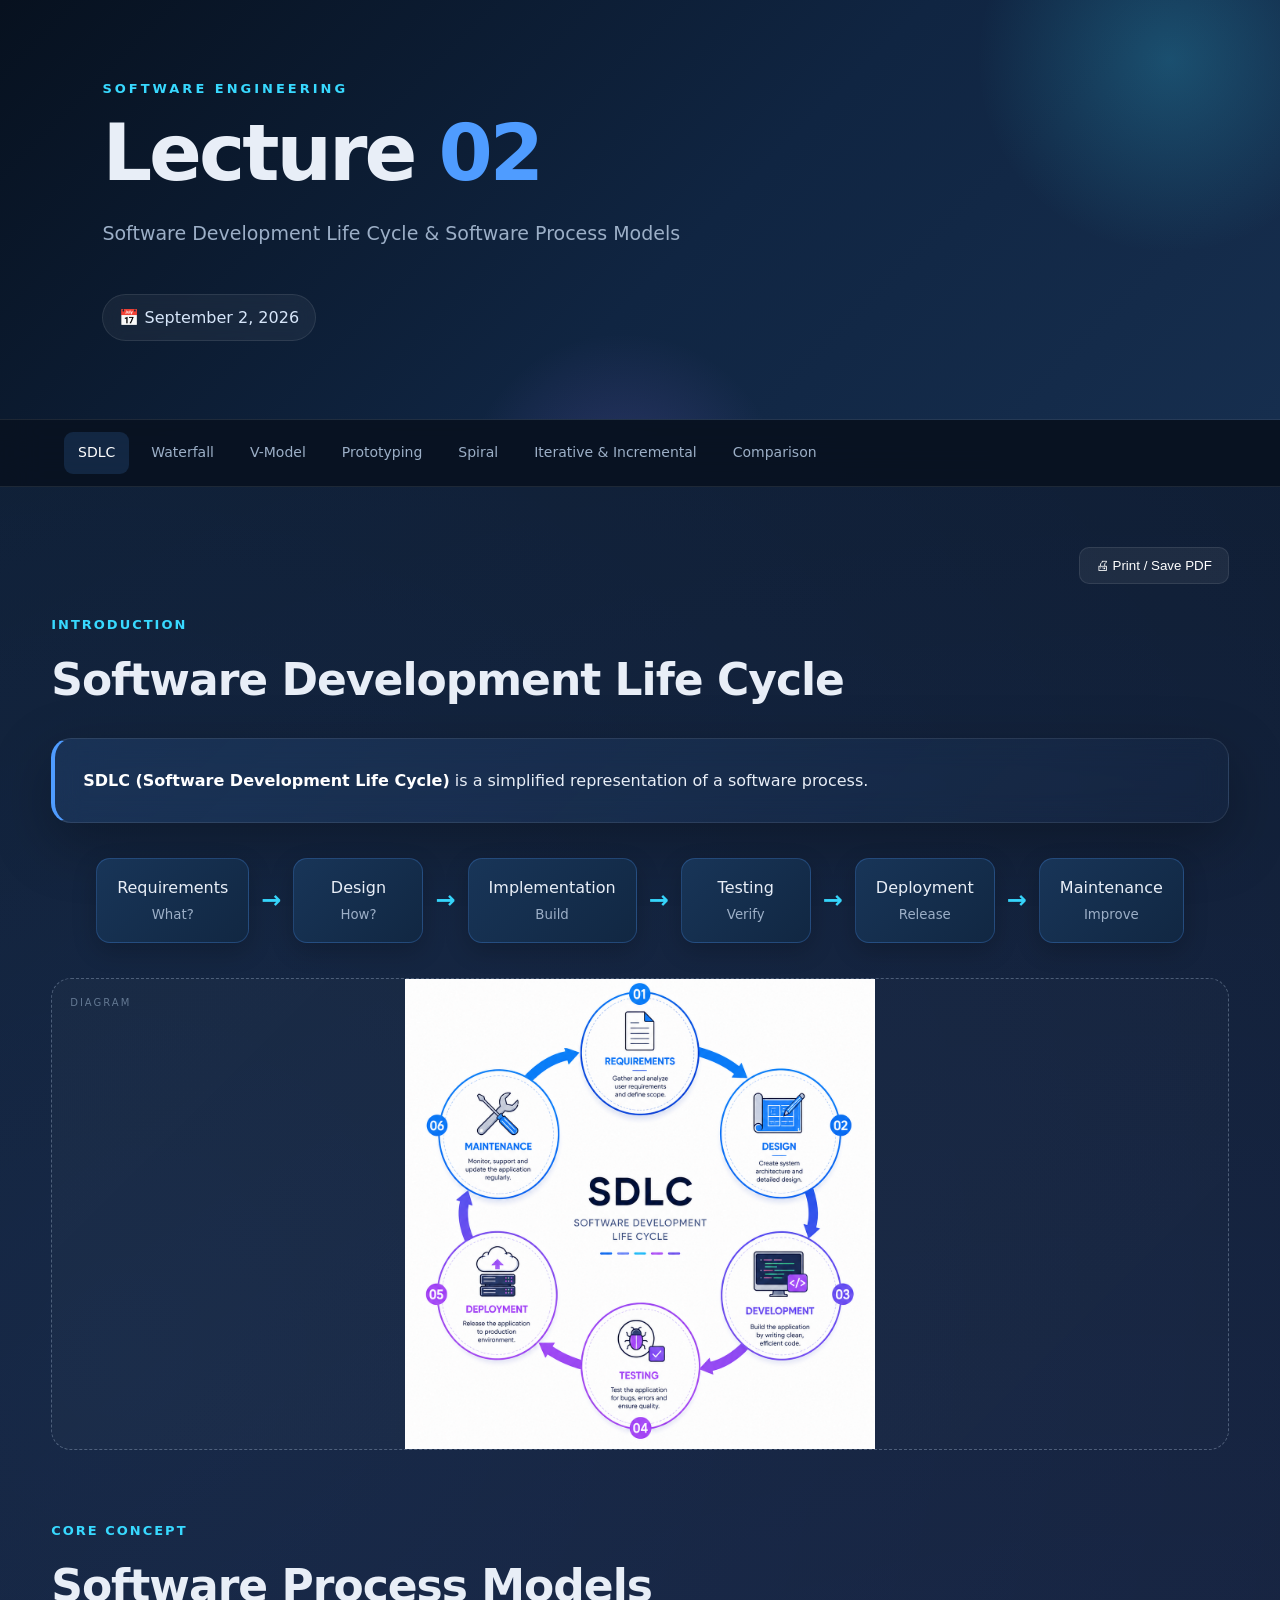
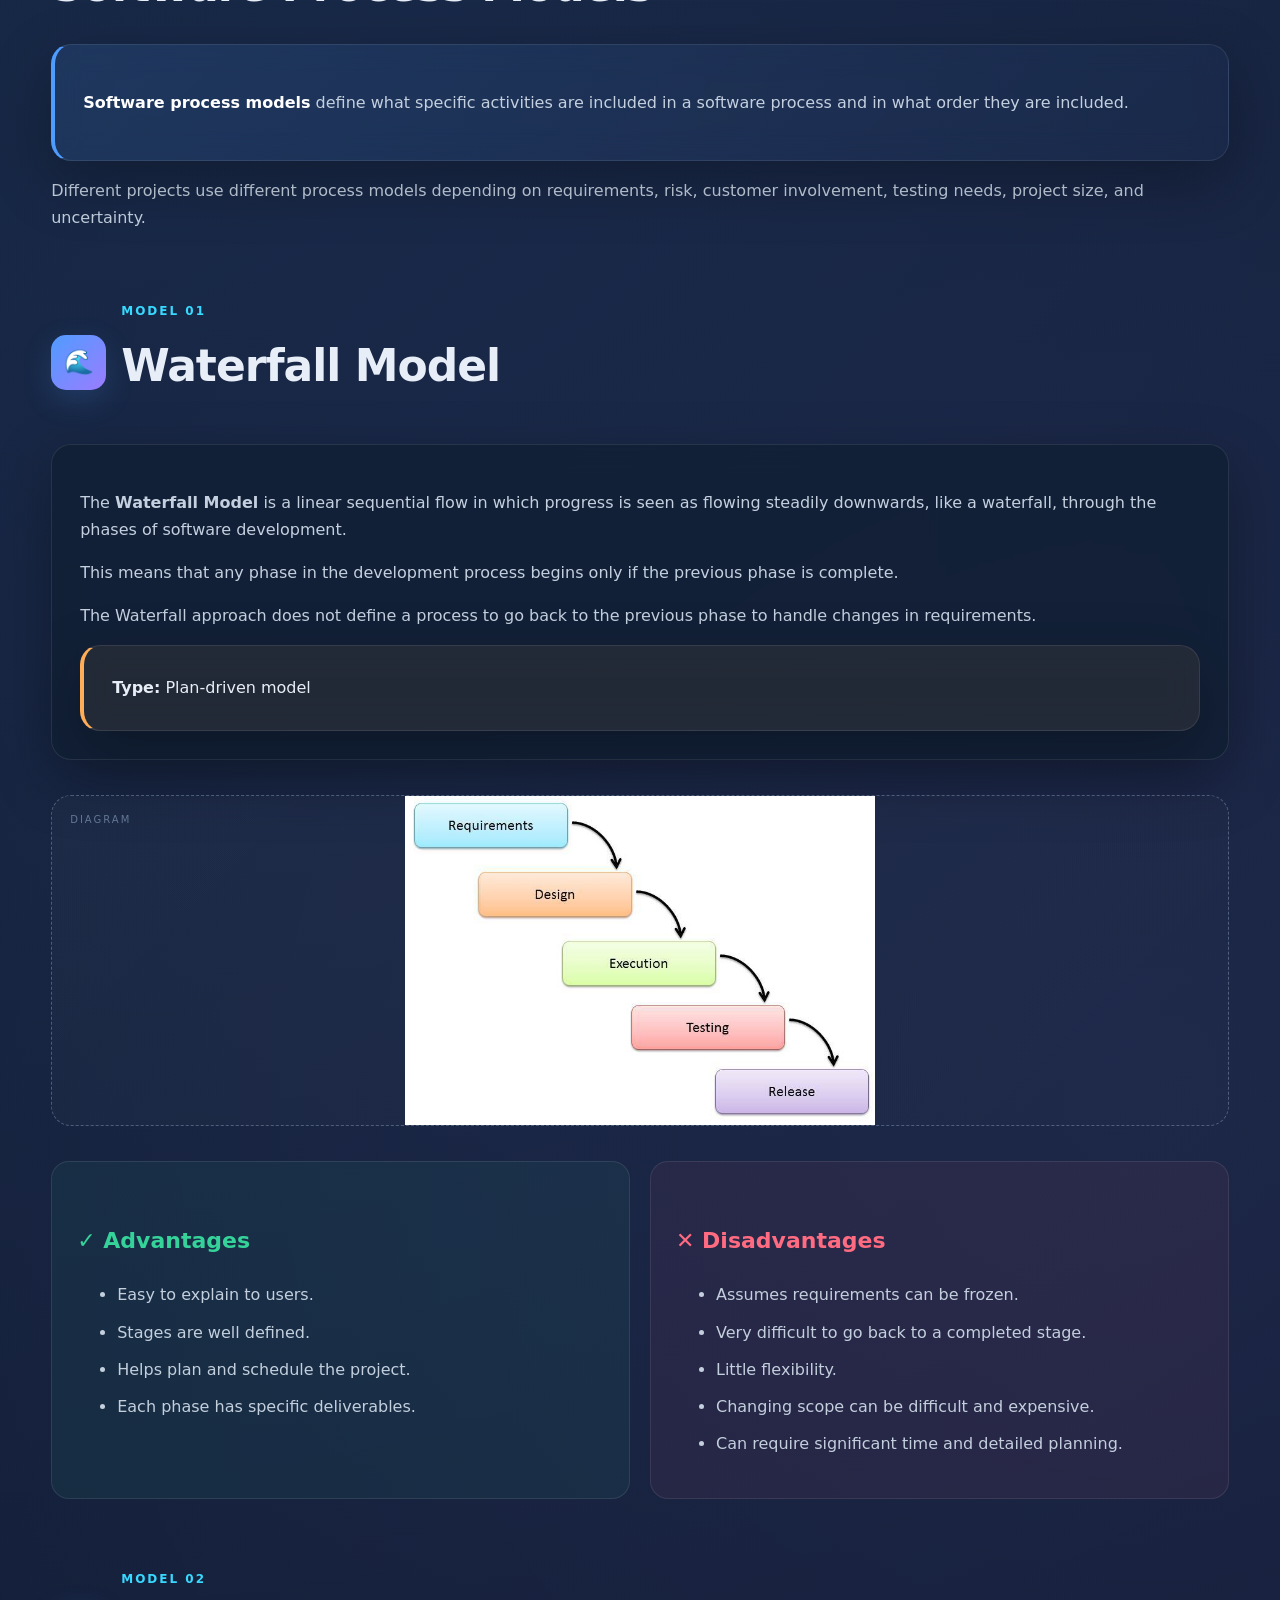
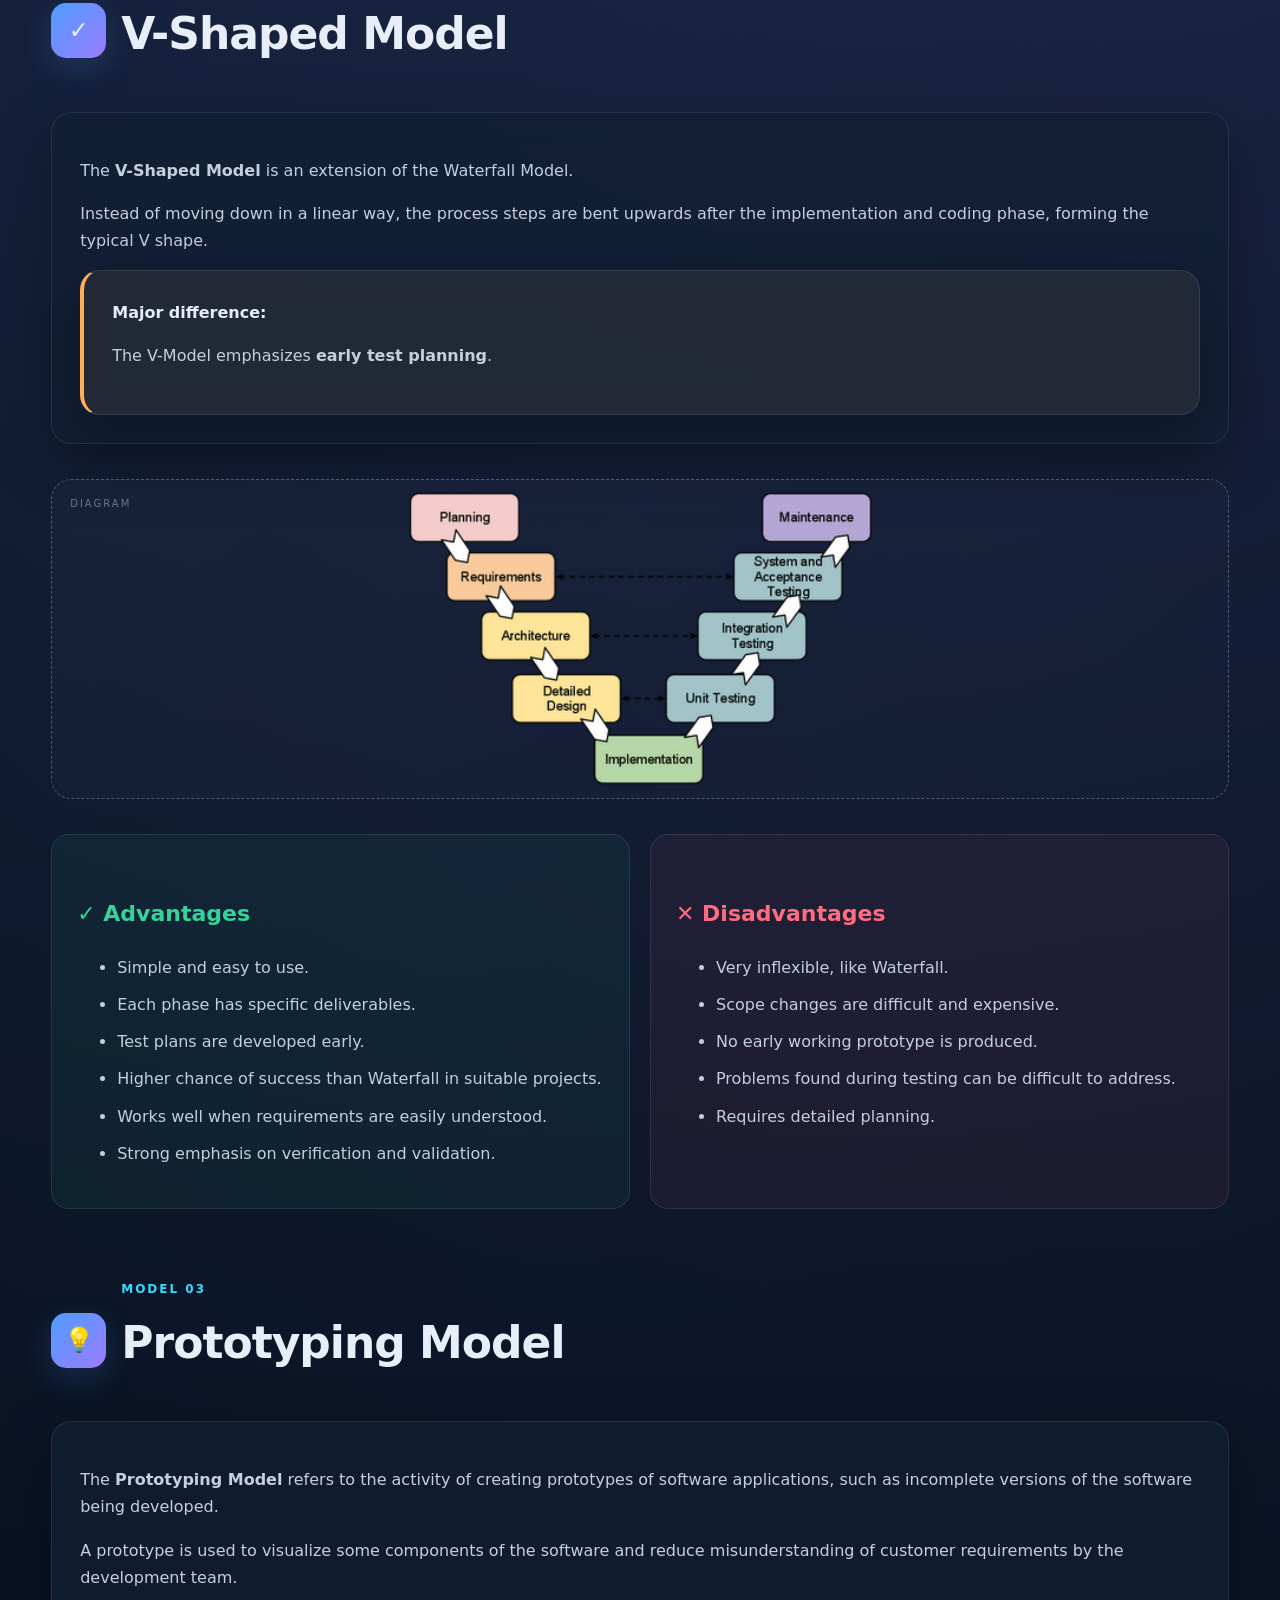
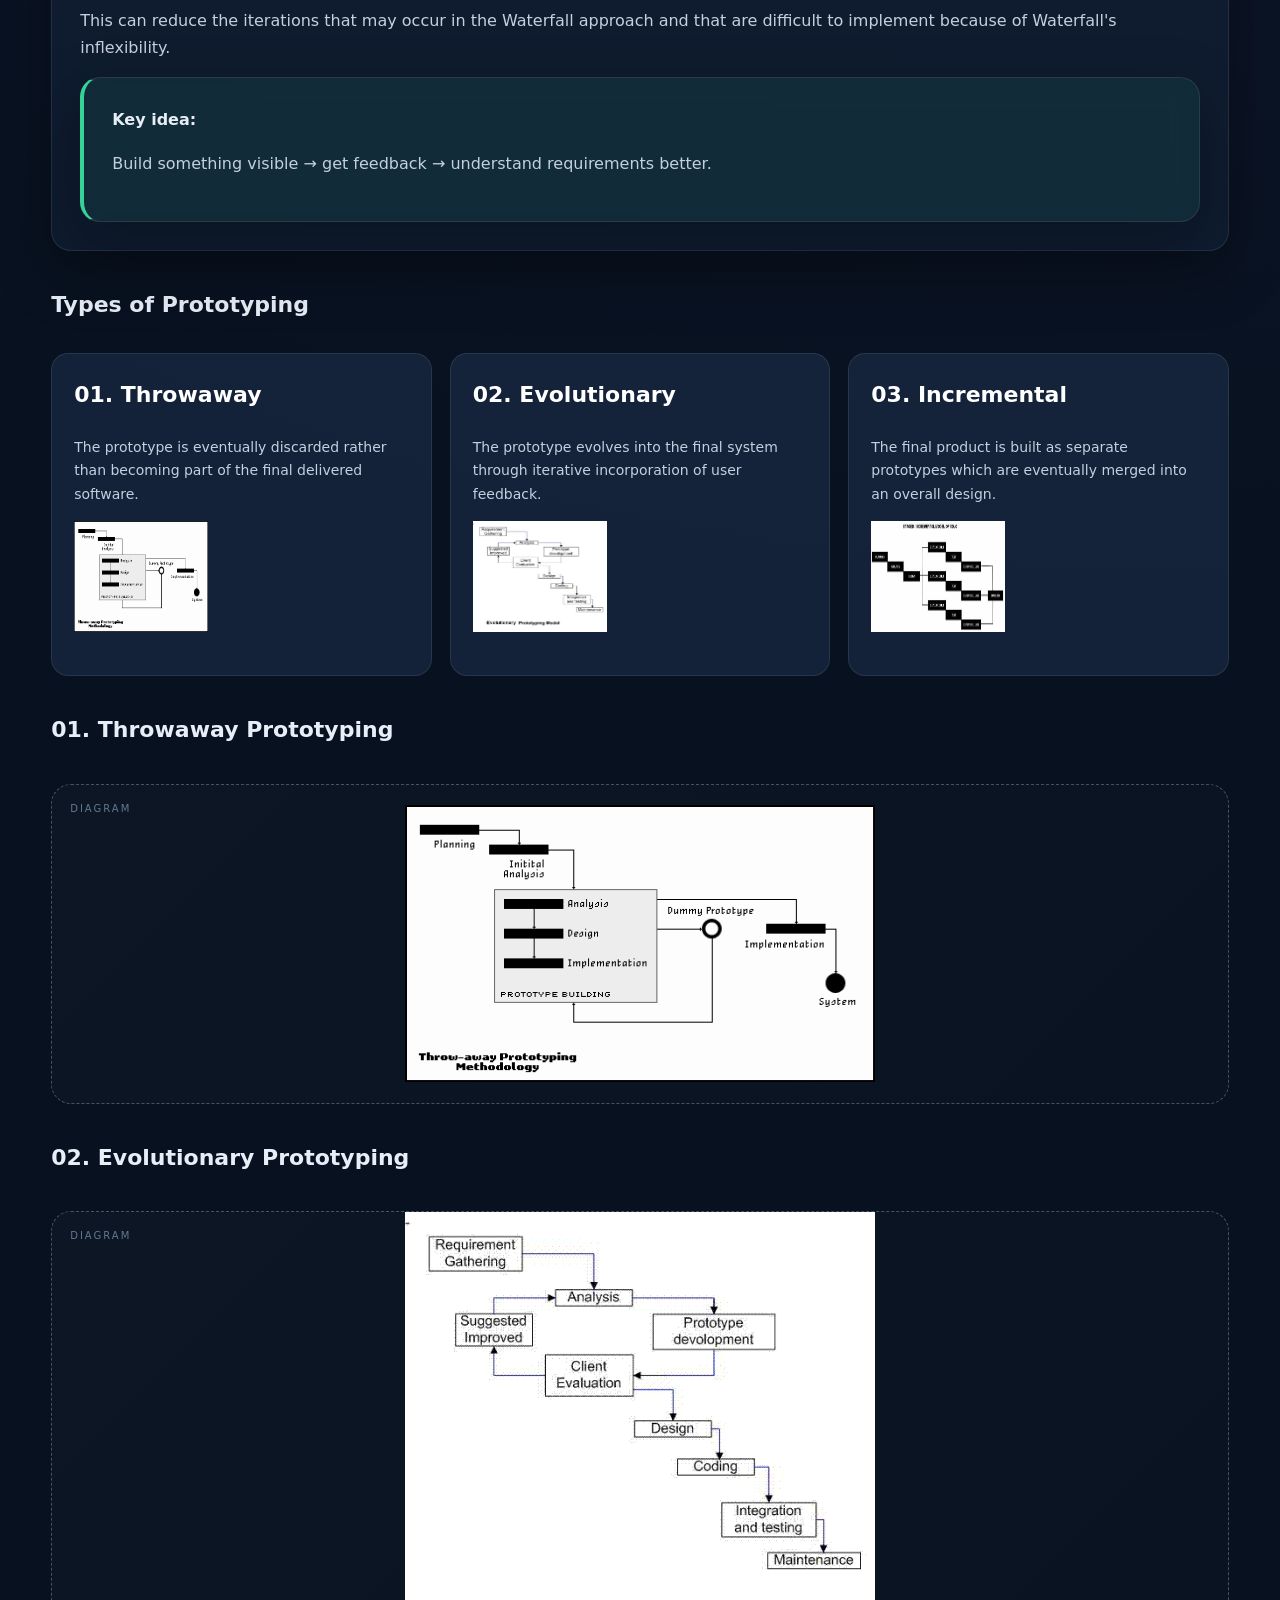
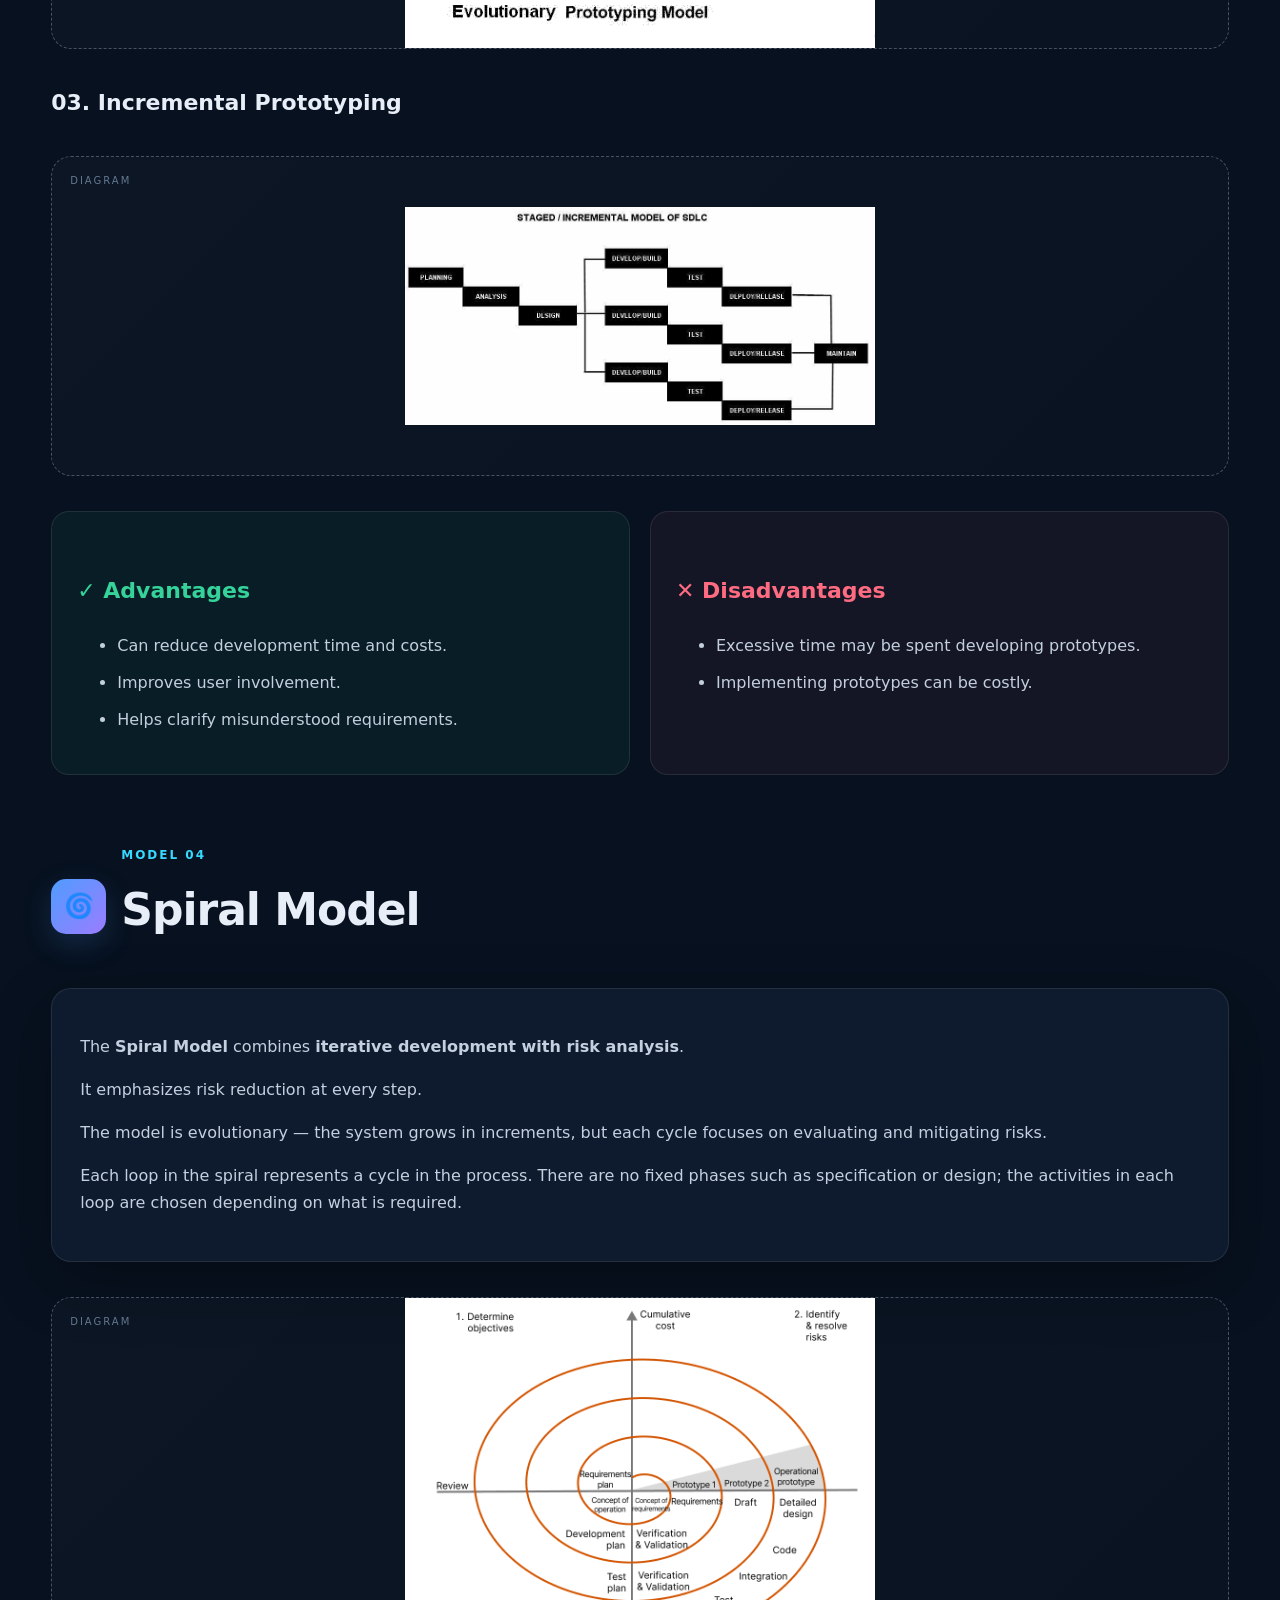
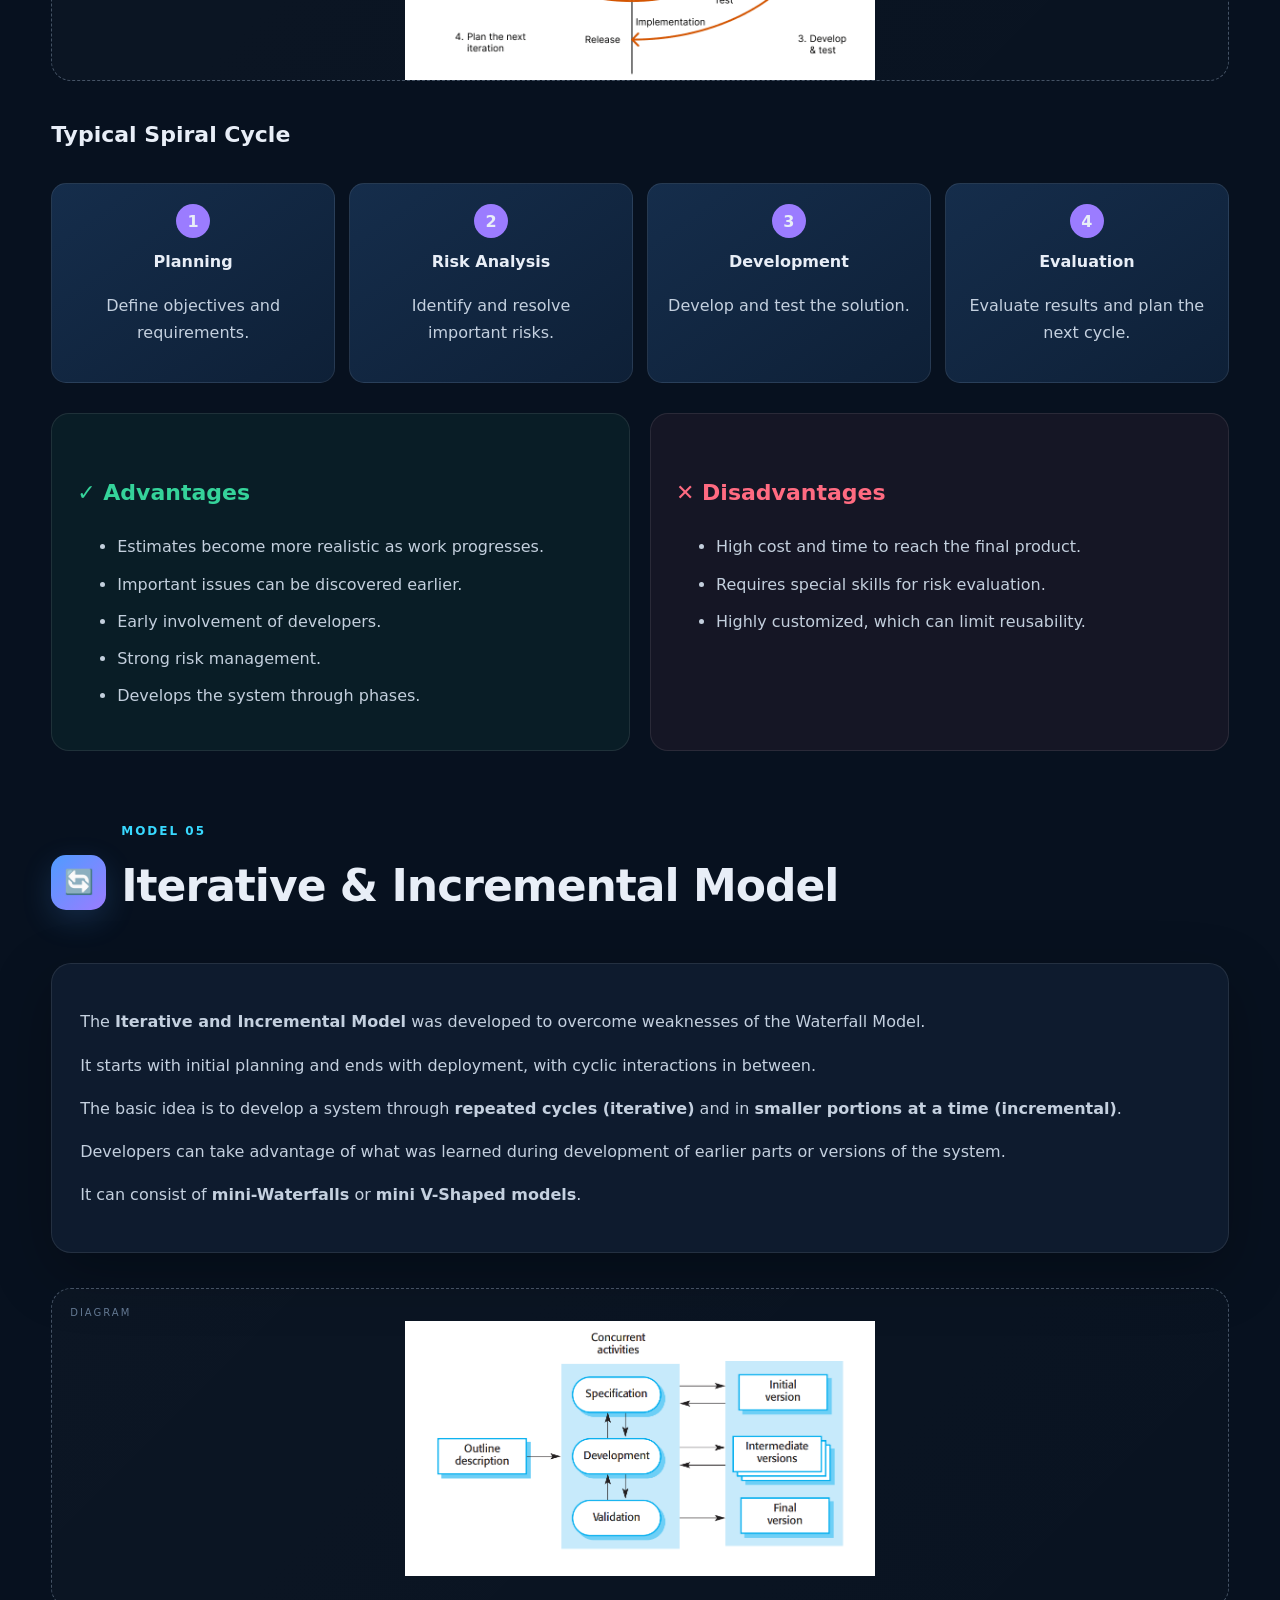
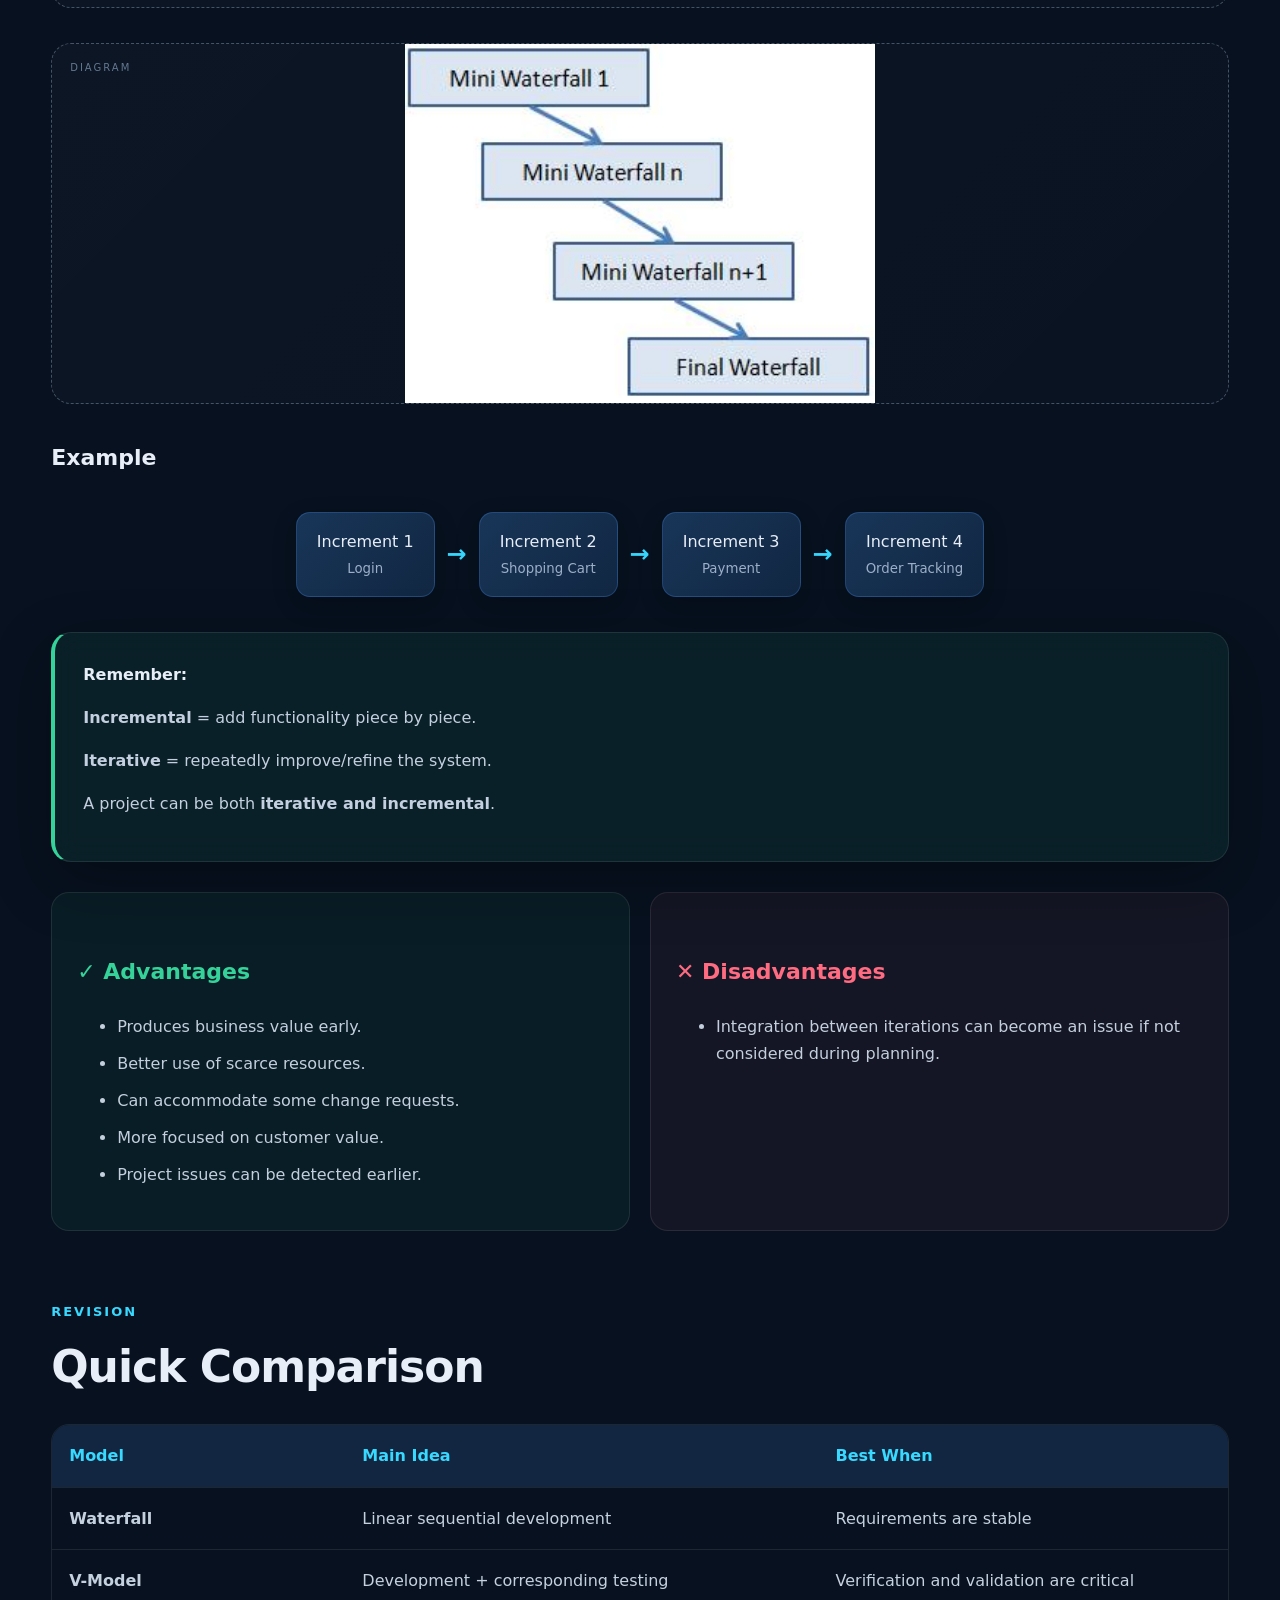
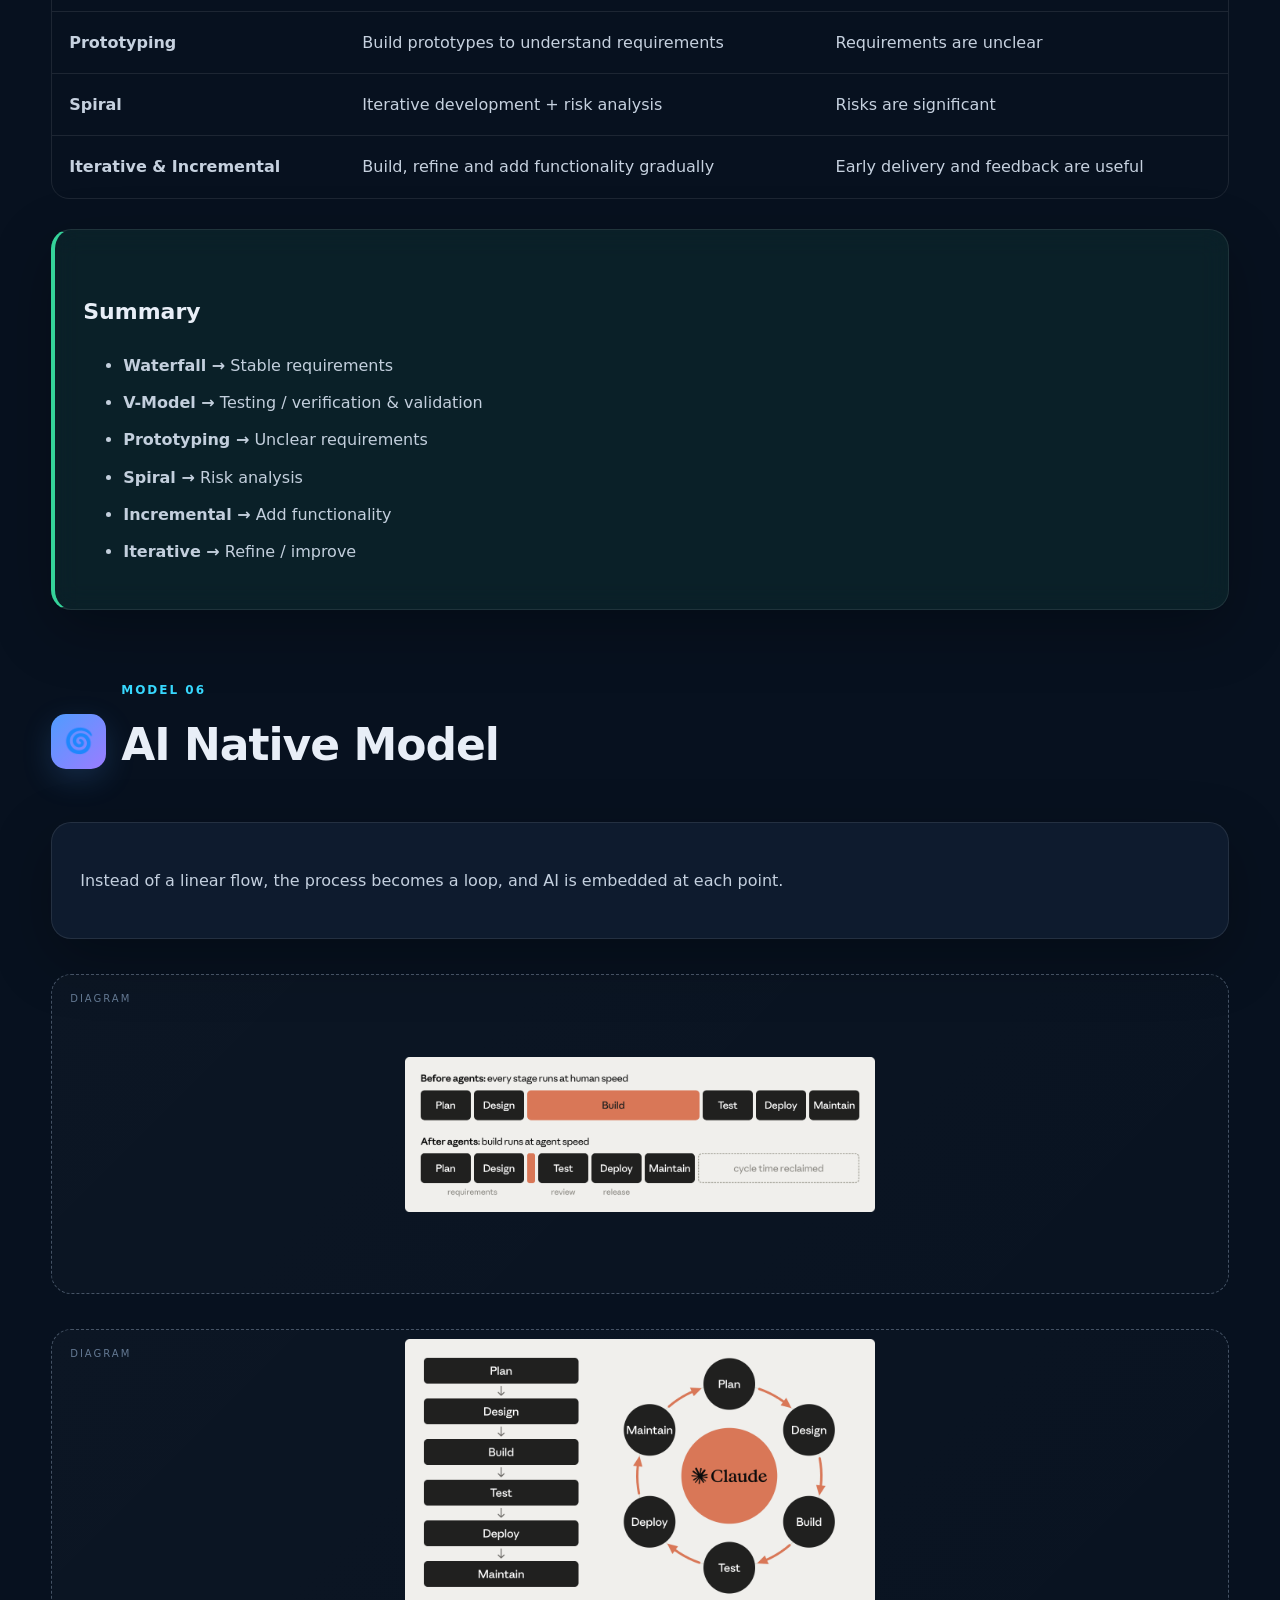
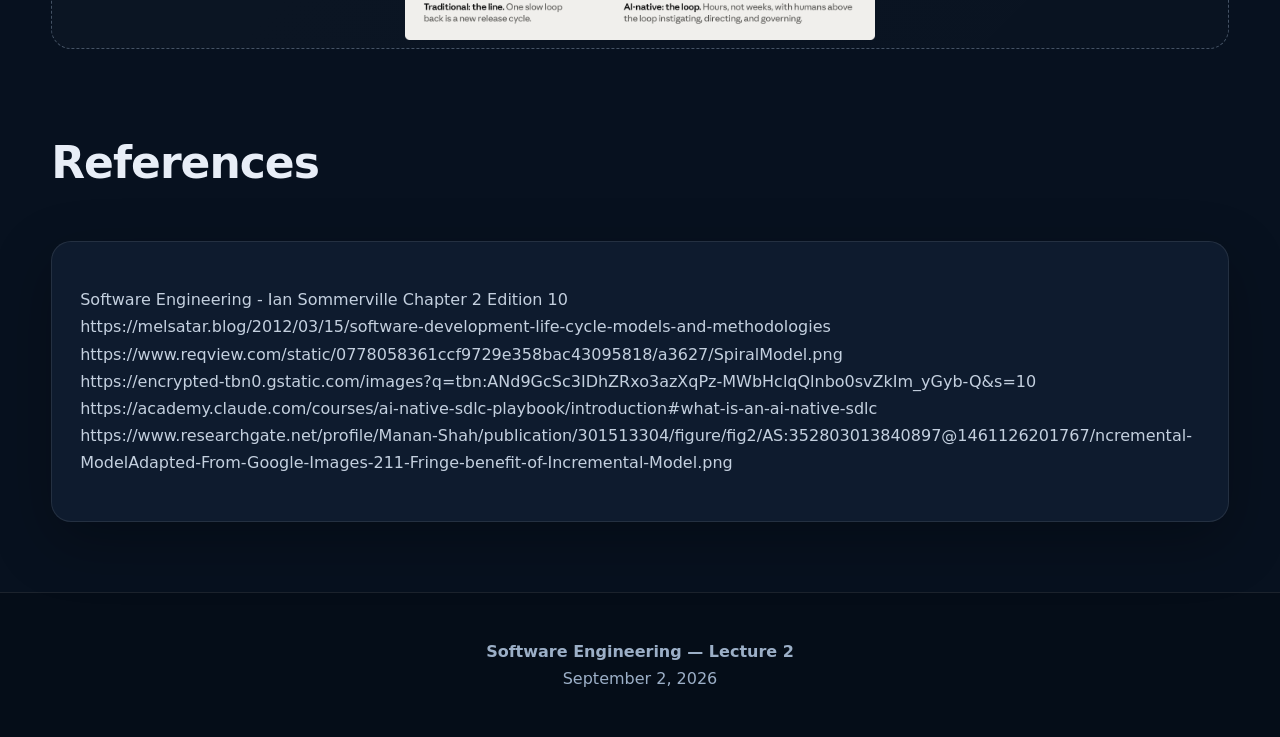
<file: Fall26_CS325_Software_Engineering/Lecture_2/Lecture_2.html>
<!DOCTYPE html>
<html lang="en">
<head>
<meta charset="UTF-8">
<meta name="viewport" content="width=device-width, initial-scale=1.0">
<title>Software Engineering — Lecture 2</title>

<style>
    :root {
        --bg: #07111f;
        --bg2: #0b1728;
        --card: rgba(17, 31, 52, 0.78);
        --card2: rgba(24, 41, 67, 0.75);
        --text: #e8eef7;
        --muted: #9cafc7;
        --blue: #4f9cff;
        --cyan: #38d9ff;
        --purple: #9b7cff;
        --green: #35d39a;
        --orange: #ffae57;
        --red: #ff6b81;
        --border: rgba(255,255,255,0.09);
        --shadow: 0 20px 60px rgba(0,0,0,.28);
    }

    * {
        box-sizing: border-box;
        scroll-behavior: smooth;
    }

    body {
        margin: 0;
        font-family: Inter, system-ui, -apple-system, BlinkMacSystemFont,
                     "Segoe UI", sans-serif;
        background:
            radial-gradient(circle at 10% 10%, rgba(79,156,255,.14), transparent 28%),
            radial-gradient(circle at 90% 20%, rgba(155,124,255,.12), transparent 25%),
            var(--bg);
        color: var(--text);
        line-height: 1.7;
    }

    /* ---------------- HEADER ---------------- */

    header {
        min-height: 420px;
        display: flex;
        align-items: center;
        position: relative;
        overflow: hidden;
        padding: 70px 8%;
        background:
            linear-gradient(135deg, #07111f 0%, #102542 55%, #162e4e 100%);
        border-bottom: 1px solid var(--border);
    }

    header::before {
        content: "";
        position: absolute;
        width: 420px;
        height: 420px;
        right: -100px;
        top: -150px;
        background: radial-gradient(circle, rgba(56,217,255,.22), transparent 65%);
    }

    header::after {
        content: "";
        position: absolute;
        width: 350px;
        height: 350px;
        left: 35%;
        bottom: -250px;
        background: radial-gradient(circle, rgba(155,124,255,.2), transparent 65%);
    }

    .hero {
        position: relative;
        z-index: 2;
        max-width: 900px;
    }

    .eyebrow {
        color: var(--cyan);
        text-transform: uppercase;
        letter-spacing: 3px;
        font-size: 13px;
        font-weight: 700;
        margin-bottom: 14px;
    }

    header h1 {
        margin: 0;
        font-size: clamp(42px, 7vw, 78px);
        line-height: 1;
        letter-spacing: -3px;
    }

    header h1 span {
        color: var(--blue);
    }

    .hero-subtitle {
        margin-top: 25px;
        color: var(--muted);
        font-size: 19px;
        max-width: 720px;
    }

    .date-pill {
        display: inline-flex;
        margin-top: 25px;
        padding: 9px 16px;
        border: 1px solid var(--border);
        background: rgba(255,255,255,.05);
        border-radius: 50px;
        color: #d7e6fa;
        backdrop-filter: blur(10px);
    }

    /* ---------------- NAV ---------------- */

    nav {
        position: sticky;
        top: 0;
        z-index: 100;
        display: flex;
        gap: 8px;
        overflow-x: auto;
        padding: 12px 5%;
        background: rgba(7,17,31,.86);
        backdrop-filter: blur(18px);
        border-bottom: 1px solid var(--border);
    }

    nav a {
        flex: 0 0 auto;
        text-decoration: none;
        color: var(--muted);
        padding: 9px 14px;
        border-radius: 9px;
        font-size: 14px;
        transition: .25s;
    }

    nav a:hover {
        color: white;
        background: rgba(79,156,255,.12);
    }

    /* ---------------- MAIN ---------------- */

    main {
        width: min(1180px, 92%);
        margin: 60px auto;
    }

    section {
        margin-bottom: 70px;
        scroll-margin-top: 80px;
    }

    .section-number {
        color: var(--cyan);
        font-size: 13px;
        font-weight: 800;
        letter-spacing: 2px;
        text-transform: uppercase;
    }

    h2 {
        font-size: clamp(30px, 5vw, 44px);
        margin: 7px 0 20px;
        letter-spacing: -1px;
    }

    h3 {
        font-size: 22px;
        margin-top: 35px;
    }

    p {
        color: #c4d0df;
    }

    /* ---------------- CARDS ---------------- */

    .card {
        background: var(--card);
        border: 1px solid var(--border);
        border-radius: 20px;
        padding: 28px;
        box-shadow: var(--shadow);
        backdrop-filter: blur(14px);
    }

    .definition {
        border-left: 4px solid var(--blue);
        background:
            linear-gradient(135deg,
            rgba(79,156,255,.13),
            rgba(79,156,255,.03));
    }

    .definition strong {
        color: white;
    }

    .highlight {
        border-left: 4px solid var(--orange);
        background: rgba(255,174,87,.08);
    }

    .exam {
        border-left: 4px solid var(--green);
        background: rgba(53,211,154,.08);
    }

    /* ---------------- PROCESS DIAGRAM ---------------- */

    .process {
        display: flex;
        align-items: center;
        justify-content: center;
        flex-wrap: wrap;
        gap: 12px;
        margin: 35px 0;
    }

    .process-step {
        position: relative;
        padding: 15px 20px;
        min-width: 130px;
        text-align: center;
        border-radius: 14px;
        background: linear-gradient(135deg, #183558, #112742);
        border: 1px solid rgba(79,156,255,.25);
        box-shadow: 0 8px 25px rgba(0,0,0,.2);
        transition: .3s;
    }

    .process-step:hover {
        transform: translateY(-5px);
        border-color: var(--cyan);
        box-shadow: 0 12px 30px rgba(56,217,255,.15);
    }

    .process-step small {
        display: block;
        color: var(--muted);
        margin-top: 3px;
    }

    .arrow {
        color: var(--cyan);
        font-size: 24px;
        font-weight: bold;
    }

    /* ---------------- IMAGE PLACEHOLDER ---------------- */

    .image-placeholder {
        min-height: 320px;
        margin: 35px 0;
        border: 1px dashed rgba(156,175,199,.4);
        border-radius: 20px;
        display: flex;
        align-items: center;
        justify-content: center;
        text-align: center;
        background:
            linear-gradient(135deg,
            rgba(255,255,255,.025),
            rgba(255,255,255,.01));
        color: var(--muted);
        position: relative;
        overflow: hidden;
    }

    .image-placeholder::before {
        content: "DIAGRAM";
        position: absolute;
        top: 15px;
        left: 18px;
        font-size: 10px;
        letter-spacing: 2px;
        color: #637892;
    }

    .image-placeholder .placeholder-content {
        padding: 30px;
    }

    .placeholder-icon {
        font-size: 42px;
        margin-bottom: 10px;
        opacity: .55;
    }


    /* ---------------- TWO COLUMNS ---------------- */

    .two-column {
        display: grid;
        grid-template-columns: 1fr 1fr;
        gap: 20px;
        margin-top: 30px;
    }

    .advantage,
    .disadvantage {
        border-radius: 18px;
        padding: 25px;
        border: 1px solid var(--border);
    }

    .advantage {
        background: rgba(53,211,154,.06);
    }

    .disadvantage {
        background: rgba(255,107,129,.06);
    }

    .advantage h3 {
        color: var(--green);
    }

    .disadvantage h3 {
        color: var(--red);
    }

    li {
        margin-bottom: 10px;
        color: #c3cfdd;
    }

    /* ---------------- MODEL HEADER ---------------- */

    .model-header {
        display: flex;
        gap: 15px;
        align-items: center;
        margin-bottom: 20px;
    }

    .model-icon {
        width: 55px;
        height: 55px;
        display: grid;
        place-items: center;
        border-radius: 15px;
        background: linear-gradient(135deg, var(--blue), var(--purple));
        font-size: 24px;
        box-shadow: 0 10px 30px rgba(79,156,255,.18);
    }

    .model-number {
        color: var(--cyan);
        font-size: 12px;
        font-weight: 800;
        letter-spacing: 2px;
        text-transform: uppercase;
    }

    /* ---------------- PROTOTYPE TYPES ---------------- */

    .prototype-grid {
        display: grid;
        grid-template-columns: repeat(3, 1fr);
        gap: 18px;
        margin-top: 30px;
    }

    .prototype-card {
        padding: 22px;
        background: var(--card2);
        border: 1px solid var(--border);
        border-radius: 17px;
        transition: .3s;
    }

    .prototype-card:hover {
        transform: translateY(-5px);
        border-color: rgba(56,217,255,.35);
    }

    .prototype-card h3 {
        margin-top: 0;
        color: white;
    }

    .prototype-card p {
        font-size: 14px;
    }

    /* ---------------- SPIRAL ---------------- */

    .spiral-cycle {
        display: grid;
        grid-template-columns: repeat(4, 1fr);
        gap: 14px;
        margin: 30px 0;
    }

    .cycle {
        padding: 20px;
        text-align: center;
        border-radius: 15px;
        background: linear-gradient(145deg, #152d4b, #0e2037);
        border: 1px solid var(--border);
    }

    .cycle-number {
        width: 34px;
        height: 34px;
        margin: 0 auto 10px;
        display: grid;
        place-items: center;
        border-radius: 50%;
        background: var(--purple);
        font-weight: bold;
    }

    /* ---------------- TABLE ---------------- */

    .table-wrapper {
        overflow-x: auto;
        border-radius: 18px;
        border: 1px solid var(--border);
    }

    table {
        width: 100%;
        border-collapse: collapse;
        min-width: 700px;
    }

    th, td {
        padding: 17px;
        text-align: left;
        border-bottom: 1px solid var(--border);
    }

    th {
        background: #122641;
        color: var(--cyan);
    }

    td {
        color: #c6d1df;
    }

    tr:last-child td {
        border-bottom: none;
    }

    /* ---------------- BUTTON ---------------- */

    .controls {
        display: flex;
        justify-content: flex-end;
        margin-bottom: 30px;
    }

    button {
        border: 1px solid var(--border);
        background: rgba(255,255,255,.06);
        color: white;
        padding: 10px 16px;
        border-radius: 10px;
        cursor: pointer;
        transition: .25s;
    }

    button:hover {
        background: rgba(79,156,255,.15);
    }

    /* ---------------- FOOTER ---------------- */

    footer {
        padding: 45px 20px;
        text-align: center;
        border-top: 1px solid var(--border);
        color: var(--muted);
        background: #050d18;
    }

    /* ---------------- RESPONSIVE ---------------- */

    @media (max-width: 800px) {
        .two-column,
        .prototype-grid,
        .spiral-cycle {
            grid-template-columns: 1fr;
        }

        .process {
            flex-direction: column;
        }

        .arrow {
            transform: rotate(90deg);
        }

        header {
            padding: 60px 6%;
        }

        main {
            width: 94%;
        }
    }

    /* ---------------- PRINT ---------------- */

    @media print {
        body {
            background: white;
            color: black;
        }

        nav,
        .controls {
            display: none;
        }

        header {
            min-height: auto;
            background: white;
            color: black;
        }

        section,
        .card {
            box-shadow: none;
            break-inside: avoid;
        }
    }
</style>
</head>

<body>

<!-- HERO -->
<header>
    <div class="hero">
        <div class="eyebrow">Software Engineering</div>

        <h1>Lecture <span>02</span></h1>

        <p class="hero-subtitle">
            Software Development Life Cycle & Software Process Models
        </p>

        <div class="date-pill">
            📅 September 2, 2026
        </div>
    </div>
</header>


<!-- NAVIGATION -->
<nav>
    <a href="#sdlc">SDLC</a>
    <a href="#waterfall">Waterfall</a>
    <a href="#vmodel">V-Model</a>
    <a href="#prototype">Prototyping</a>
    <a href="#spiral">Spiral</a>
    <a href="#incremental">Iterative & Incremental</a>
    <a href="#comparison">Comparison</a>
</nav>


<main>

    <div class="controls">
        <button onclick="window.print()">🖨 Print / Save PDF</button>
    </div>


    <!-- ================= SDLC ================= -->

    <section id="sdlc">

        <div class="section-number">Introduction</div>
        <h2>Software Development Life Cycle</h2>

        <div class="card definition">
            <strong>SDLC (Software Development Life Cycle)</strong>
            is a simplified representation of a software process.
        </div>

        <div class="process">

            <div class="process-step">
                Requirements
                <small>What?</small>
            </div>

            <div class="arrow">→</div>

            <div class="process-step">
                Design
                <small>How?</small>
            </div>

            <div class="arrow">→</div>

            <div class="process-step">
                Implementation
                <small>Build</small>
            </div>

            <div class="arrow">→</div>

            <div class="process-step">
                Testing
                <small>Verify</small>
            </div>

            <div class="arrow">→</div>

            <div class="process-step">
                Deployment
                <small>Release</small>
            </div>

            <div class="arrow">→</div>

            <div class="process-step">
                Maintenance
                <small>Improve</small>
            </div>

        </div>

        <div class="image-placeholder">
            <!-- <div class="placeholder-content">
                <div class="placeholder-icon">🖼️</div>
                <strong>SDLC Illustration</strong>
                <br>
                Replace this area with your SDLC image.
            </div> --!>
    <img src="sdlc_v2.png" alt="Software Development Life Cycle" style="width:40%; height:40%">

        </div>

    </section>


    <!-- ================= PROCESS MODELS ================= -->

    <section>

        <div class="section-number">Core Concept</div>
        <h2>Software Process Models</h2>

        <div class="card definition">

            <p>
                <strong>Software process models</strong> define what
                specific activities are included in a software process
                and in what order they are included.
            </p>

        </div>

        <p>
            Different projects use different process models depending on
            requirements, risk, customer involvement, testing needs,
            project size, and uncertainty.
        </p>

    </section>


    <!-- ================= WATERFALL ================= -->

    <section id="waterfall">

        <div class="model-header">

            <div class="model-icon">🌊</div>

            <div>
                <div class="model-number">Model 01</div>
                <h2>Waterfall Model</h2>
            </div>

        </div>

        <div class="card">

            <p>
                The <strong>Waterfall Model</strong> is a linear sequential
                flow in which progress is seen as flowing steadily
                downwards, like a waterfall, through the phases of
                software development.
            </p>

            <p>
                This means that any phase in the development process
                begins only if the previous phase is complete.
            </p>

            <p>
                The Waterfall approach does not define a process to go
                back to the previous phase to handle changes in
                requirements.
            </p>

            <div class="card highlight">
                <strong>Type:</strong> Plan-driven model
            </div>

        </div>

      <!--  <div class="process">

            <div class="process-step">Requirements</div>
            <div class="arrow">↓</div>
            <div class="process-step">Design</div>
            <div class="arrow">↓</div>
            <div class="process-step">Implementation</div>
            <div class="arrow">↓</div>
            <div class="process-step">Testing</div>
            <div class="arrow">↓</div>
            <div class="process-step">Deployment</div>

        </div> !-->

        <div class="image-placeholder">
            <!-- <div class="placeholder-content">
                <div class="placeholder-icon">🌊</div>
                <strong>Waterfall Model Illustration</strong>
                <br>
                Replace this area with the Waterfall diagram.
            </div> !-->
       	    <img src="waterfall.jpg" alt="Waterfall Model" style="width:40%; height:40%">
        </div>

        <div class="two-column">

            <div class="advantage">
                <h3>✓ Advantages</h3>

                <ul>
                    <li>Easy to explain to users.</li>
                    <li>Stages are well defined.</li>
                    <li>Helps plan and schedule the project.</li>
                    <li>Each phase has specific deliverables.</li>
                </ul>

            </div>

            <div class="disadvantage">
                <h3>✕ Disadvantages</h3>

                <ul>
                    <li>Assumes requirements can be frozen.</li>
                    <li>Very difficult to go back to a completed stage.</li>
                    <li>Little flexibility.</li>
                    <li>Changing scope can be difficult and expensive.</li>
                    <li>Can require significant time and detailed planning.</li>
                </ul>

            </div>

        </div>

    </section>


    <!-- ================= V MODEL ================= -->

    <section id="vmodel">

        <div class="model-header">

            <div class="model-icon">✓</div>

            <div>
                <div class="model-number">Model 02</div>
                <h2>V-Shaped Model</h2>
            </div>

        </div>

        <div class="card">

            <p>
                The <strong>V-Shaped Model</strong> is an extension of
                the Waterfall Model.
            </p>

            <p>
                Instead of moving down in a linear way, the process steps
                are bent upwards after the implementation and coding phase,
                forming the typical V shape.
            </p>

            <div class="card highlight">

                <strong>Major difference:</strong>

                <p>
                    The V-Model emphasizes <strong>early test planning</strong>.
                </p>

            </div>

        </div>

        <div class="image-placeholder">

            <!-- <div class="placeholder-content">

                <div class="placeholder-icon">✓</div>

                <strong>V-Shaped Model Illustration</strong>

                <br>

                Replace this area with your V-Model diagram.

            </div> !-->

       	    <img src="vshaped.png" alt="V shaped Model" style="width:40%; height:40%">


        </div>

        <div class="two-column">

            <div class="advantage">

                <h3>✓ Advantages</h3>

                <ul>
                    <li>Simple and easy to use.</li>
                    <li>Each phase has specific deliverables.</li>
                    <li>Test plans are developed early.</li>
                    <li>Higher chance of success than Waterfall in suitable projects.</li>
                    <li>Works well when requirements are easily understood.</li>
                    <li>Strong emphasis on verification and validation.</li>
                </ul>

            </div>

            <div class="disadvantage">

                <h3>✕ Disadvantages</h3>

                <ul>
                    <li>Very inflexible, like Waterfall.</li>
                    <li>Scope changes are difficult and expensive.</li>
                    <li>No early working prototype is produced.</li>
                    <li>Problems found during testing can be difficult to address.</li>
                    <li>Requires detailed planning.</li>
                </ul>

            </div>

        </div>

    </section>


    <!-- ================= PROTOTYPING ================= -->

    <section id="prototype">

        <div class="model-header">

            <div class="model-icon">💡</div>

            <div>
                <div class="model-number">Model 03</div>
                <h2>Prototyping Model</h2>
            </div>

        </div>

        <div class="card">

            <p>
                The <strong>Prototyping Model</strong> refers to the
                activity of creating prototypes of software applications,
                such as incomplete versions of the software being developed.
            </p>

            <p>
                A prototype is used to visualize some components of the
                software and reduce misunderstanding of customer
                requirements by the development team.
            </p>

            <p>
                This can reduce the iterations that may occur in the
                Waterfall approach and that are difficult to implement
                because of Waterfall's inflexibility.
            </p>

            <div class="card exam">

                <strong>Key idea:</strong>

                <p>
                    Build something visible → get feedback →
                    understand requirements better.
                </p>

            </div>

        </div>


        <h3>Types of Prototyping</h3>

        <div class="prototype-grid">

            <div class="prototype-card">

                <h3>01. Throwaway</h3>

                <p>
                    The prototype is eventually discarded rather than
                    becoming part of the final delivered software.
                </p>
		<!--
                <div class="image-placeholder" style="min-height:180px;">
                    Throwaway Prototype Image
                </div>!-->
       	    <img src="throwaway-prototyping.gif" alt="Throwaway Prototyping" style="width:40%; height:40%">

            </div>


            <div class="prototype-card">

                <h3>02. Evolutionary</h3>

                <p>
                    The prototype evolves into the final system through
                    iterative incorporation of user feedback.
                </p>
		<!--
                <div class="image-placeholder" style="min-height:180px;">
                    Evolutionary Prototype Image
                </div>
		--!>

       	    <img src="ev-proto.png" alt="Evolutionary Prototyping" style="width:40%; height:40%">

            </div>


            <div class="prototype-card">

                <h3>03. Incremental</h3>

                <p>
                    The final product is built as separate prototypes
                    which are eventually merged into an overall design.
                </p>

		<!--
                <div class="image-placeholder" style="min-height:180px;">
                    Incremental Prototype Image
                </div>
		--!>
       	    <img src="incremental_prototyping.jpg" alt="Incremental Prototyping" style="width:40%; height:40%">

            </div>

        </div>

	<h3>01. Throwaway Prototyping</h3>
        <div class="image-placeholder">
	  <img  src="throwaway-prototyping.gif" alt="Throwaway Prototyping" style="width:40%; height:40%">
        </div>

	<h3>02. Evolutionary Prototyping</h3>
        <div class="image-placeholder">
	  <img  src="ev-proto.png" alt="Evolutionary Prototyping" style="width:40%; height:40%">
        </div>

	<h3>03. Incremental Prototyping</h3>
        <div class="image-placeholder">
	  <img src="incremental_prototyping.jpg" alt="Incremental Prototyping" style="width:40%; height:40%">
        </div>

        <div class="two-column">

            <div class="advantage">

                <h3>✓ Advantages</h3>

                <ul>
                    <li>Can reduce development time and costs.</li>
                    <li>Improves user involvement.</li>
                    <li>Helps clarify misunderstood requirements.</li>
                </ul>

            </div>

            <div class="disadvantage">

                <h3>✕ Disadvantages</h3>

                <ul>
                    <li>Excessive time may be spent developing prototypes.</li>
                    <li>Implementing prototypes can be costly.</li>
                </ul>

            </div>

        </div>

    </section>



    <!-- ================= SPIRAL ================= -->

    <section id="spiral">

        <div class="model-header">

            <div class="model-icon">🌀</div>

            <div>
                <div class="model-number">Model 04</div>
                <h2>Spiral Model</h2>
            </div>

        </div>

        <div class="card">

            <p>
                The <strong>Spiral Model</strong> combines
                <strong>iterative development with risk analysis</strong>.
            </p>

            <p>
                It emphasizes risk reduction at every step.
            </p>

            <p>
                The model is evolutionary — the system grows in increments,
                but each cycle focuses on evaluating and mitigating risks.
            </p>

            <p>
                Each loop in the spiral represents a cycle in the process.
                There are no fixed phases such as specification or design;
                the activities in each loop are chosen depending on what
                is required.
            </p>

        </div>


        <div class="image-placeholder">

            <!-- <div class="placeholder-content">

                <div class="placeholder-icon">🌀</div>

                <strong>Spiral Model Illustration</strong>

                <br>

                Replace this area with your Spiral diagram.

            </div>
	  !-->
	  <img src="SpiralModel.png" alt="Spiral Model" style="width:40%; height:40%">

        </div>


        <h3>Typical Spiral Cycle</h3>

        <div class="spiral-cycle">

            <div class="cycle">
                <div class="cycle-number">1</div>
                <strong>Planning</strong>
                <p>Define objectives and requirements.</p>
            </div>

            <div class="cycle">
                <div class="cycle-number">2</div>
                <strong>Risk Analysis</strong>
                <p>Identify and resolve important risks.</p>
            </div>

            <div class="cycle">
                <div class="cycle-number">3</div>
                <strong>Development</strong>
                <p>Develop and test the solution.</p>
            </div>

            <div class="cycle">
                <div class="cycle-number">4</div>
                <strong>Evaluation</strong>
                <p>Evaluate results and plan the next cycle.</p>
            </div>

        </div>


        <div class="two-column">

            <div class="advantage">

                <h3>✓ Advantages</h3>

                <ul>
                    <li>
                        Estimates become more realistic as work progresses.
                    </li>
                    <li>
                        Important issues can be discovered earlier.
                    </li>
                    <li>Early involvement of developers.</li>
                    <li>Strong risk management.</li>
                    <li>Develops the system through phases.</li>
                </ul>

            </div>

            <div class="disadvantage">

                <h3>✕ Disadvantages</h3>

                <ul>
                    <li>High cost and time to reach the final product.</li>
                    <li>Requires special skills for risk evaluation.</li>
                    <li>Highly customized, which can limit reusability.</li>
                </ul>

            </div>

        </div>

    </section>


    <!-- ================= ITERATIVE / INCREMENTAL ================= -->

    <section id="incremental">

        <div class="model-header">

            <div class="model-icon">🔄</div>

            <div>
                <div class="model-number">Model 05</div>
                <h2>Iterative & Incremental Model</h2>
            </div>

        </div>

        <div class="card">

            <p>
                The <strong>Iterative and Incremental Model</strong> was
                developed to overcome weaknesses of the Waterfall Model.
            </p>

            <p>
                It starts with initial planning and ends with deployment,
                with cyclic interactions in between.
            </p>

            <p>
                The basic idea is to develop a system through
                <strong>repeated cycles (iterative)</strong> and in
                <strong>smaller portions at a time (incremental)</strong>.
            </p>

            <p>
                Developers can take advantage of what was learned during
                development of earlier parts or versions of the system.
            </p>

            <p>
                It can consist of <strong>mini-Waterfalls</strong> or
                <strong>mini V-Shaped models</strong>.
            </p>

        </div>


        <div class="image-placeholder">

            <!-- <div class="placeholder-content">

                <div class="placeholder-icon">🔄</div>

                <strong>Iterative & Incremental Model Illustration</strong>

                <br>

                Replace this area with your diagram.

            </div>
	!-->

	  <img src="incremental-development.png" alt="Incremental Model" style="width:40%; height:40%">
	</div>

	<div class="image-placeholder">
	  <img src="incremental-sdlc.jpg" alt="Incremental Model" style="width:40%; height:40%">

        </div>


        <h3>Example</h3>

        <div class="process">

            <div class="process-step">
                Increment 1
                <small>Login</small>
            </div>

            <div class="arrow">→</div>

            <div class="process-step">
                Increment 2
                <small>Shopping Cart</small>
            </div>

            <div class="arrow">→</div>

            <div class="process-step">
                Increment 3
                <small>Payment</small>
            </div>

            <div class="arrow">→</div>

            <div class="process-step">
                Increment 4
                <small>Order Tracking</small>
            </div>

        </div>


        <div class="card exam">

            <strong>Remember:</strong>

            <p>
                <strong>Incremental</strong> = add functionality piece by piece.
            </p>

            <p>
                <strong>Iterative</strong> = repeatedly improve/refine the system.
            </p>

            <p>
                A project can be both <strong>iterative and incremental</strong>.
            </p>

        </div>


        <div class="two-column">

            <div class="advantage">

                <h3>✓ Advantages</h3>

                <ul>
                    <li>Produces business value early.</li>
                    <li>Better use of scarce resources.</li>
                    <li>Can accommodate some change requests.</li>
                    <li>More focused on customer value.</li>
                    <li>Project issues can be detected earlier.</li>
                </ul>

            </div>

            <div class="disadvantage">

                <h3>✕ Disadvantages</h3>

                <ul>
                    <li>
                        Integration between iterations can become an issue
                        if not considered during planning.
                    </li>
                </ul>

            </div>

        </div>

    </section>


    <!-- ================= COMPARISON ================= -->

    <section id="comparison">

        <div class="section-number">Revision</div>

        <h2>Quick Comparison</h2>

        <div class="table-wrapper">

            <table>

                <thead>

                    <tr>
                        <th>Model</th>
                        <th>Main Idea</th>
                        <th>Best When</th>
                    </tr>

                </thead>

                <tbody>

                    <tr>
                        <td><strong>Waterfall</strong></td>
                        <td>Linear sequential development</td>
                        <td>Requirements are stable</td>
                    </tr>

                    <tr>
                        <td><strong>V-Model</strong></td>
                        <td>Development + corresponding testing</td>
                        <td>Verification and validation are critical</td>
                    </tr>

                    <tr>
                        <td><strong>Prototyping</strong></td>
                        <td>Build prototypes to understand requirements</td>
                        <td>Requirements are unclear</td>
                    </tr>

                    <tr>
                        <td><strong>Spiral</strong></td>
                        <td>Iterative development + risk analysis</td>
                        <td>Risks are significant</td>
                    </tr>

                    <tr>
                        <td><strong>Iterative & Incremental</strong></td>
                        <td>Build, refine and add functionality gradually</td>
                        <td>Early delivery and feedback are useful</td>
                    </tr>

                </tbody>

            </table>

        </div>


        <div class="card exam" style="margin-top:30px;">

            <h3>Summary</h3>

            <ul>
                <li><strong>Waterfall →</strong> Stable requirements</li>
                <li><strong>V-Model →</strong> Testing / verification & validation</li>
                <li><strong>Prototyping →</strong> Unclear requirements</li>
                <li><strong>Spiral →</strong> Risk analysis</li>
                <li><strong>Incremental →</strong> Add functionality</li>
                <li><strong>Iterative →</strong> Refine / improve</li>
            </ul>

        </div>

    </section>


    <!-- ================= ai native sdlc ================= -->

    <section id="ainative">

        <div class="model-header">

            <div class="model-icon">🌀</div>

            <div>
                <div class="model-number">Model 06</div>
                <h2>AI Native Model</h2>
            </div>

        </div>

        <div class="card">

            <p>
                 Instead of a linear flow, the process becomes a loop, and AI is embedded at each point.
            </p>

        </div>


        <div class="image-placeholder">
	  <img src="agentsdlc.png" alt="Spiral Model" style="width:40%; height:40%">
        </div>
        <div class="image-placeholder">
	  <img src="nativesdlc.png" alt="Spiral Model" style="width:40%; height:40%">
        </div>


    </section>


    <!-- ================= ai native sdlc ================= -->

    <section id="references">

        <div class="model-header">


            <div>
                <h2>References</h2>
            </div>

        </div>

        <div class="card">

            <p>
                 Software Engineering - Ian Sommerville Chapter 2 Edition 10  <br>
 		 https://melsatar.blog/2012/03/15/software-development-life-cycle-models-and-methodologies <br>
 		 https://www.reqview.com/static/0778058361ccf9729e358bac43095818/a3627/SpiralModel.png <br>
		 https://encrypted-tbn0.gstatic.com/images?q=tbn:ANd9GcSc3IDhZRxo3azXqPz-MWbHclqQlnbo0svZkIm_yGyb-Q&s=10 <br>
                 https://academy.claude.com/courses/ai-native-sdlc-playbook/introduction#what-is-an-ai-native-sdlc <br>
		 https://www.researchgate.net/profile/Manan-Shah/publication/301513304/figure/fig2/AS:352803013840897@1461126201767/ncremental-ModelAdapted-From-Google-Images-211-Fringe-benefit-of-Incremental-Model.png
            </p>

        </div>




    </section>


</main>


<footer>
    <strong>Software Engineering — Lecture 2</strong>
    <br>
    September 2, 2026
</footer>


<script>

    // Highlight the navigation item corresponding to the section
    // currently visible on screen.

    const sections = document.querySelectorAll("section[id]");
    const navLinks = document.querySelectorAll("nav a");

    const observer = new IntersectionObserver(
        entries => {

            entries.forEach(entry => {

                if (entry.isIntersecting) {

                    navLinks.forEach(link => {
                        link.style.color = "";
                        link.style.background = "";
                    });

                    const activeLink =
                        document.querySelector(
                            `nav a[href="#${entry.target.id}"]`
                        );

                    if (activeLink) {
                        activeLink.style.color = "white";
                        activeLink.style.background =
                            "rgba(79,156,255,.15)";
                    }
                }

            });

        },
        {
            threshold: 0.2
        }
    );

    sections.forEach(section => observer.observe(section));


    // Small entrance animation for process cards

    const cards = document.querySelectorAll(
        ".process-step, .prototype-card, .cycle"
    );

    const cardObserver = new IntersectionObserver(
        entries => {

            entries.forEach(entry => {

                if (entry.isIntersecting) {

                    entry.target.style.opacity = "1";
                    entry.target.style.transform = "translateY(0)";

                    cardObserver.unobserve(entry.target);
                }

            });

        },
        {
            threshold: 0.15
        }
    );

    cards.forEach(card => {

        card.style.opacity = "0";
        card.style.transform = "translateY(15px)";
        card.style.transition = "opacity .5s ease, transform .5s ease";

        cardObserver.observe(card);

    });

</script>

</body>
</html>
</file>
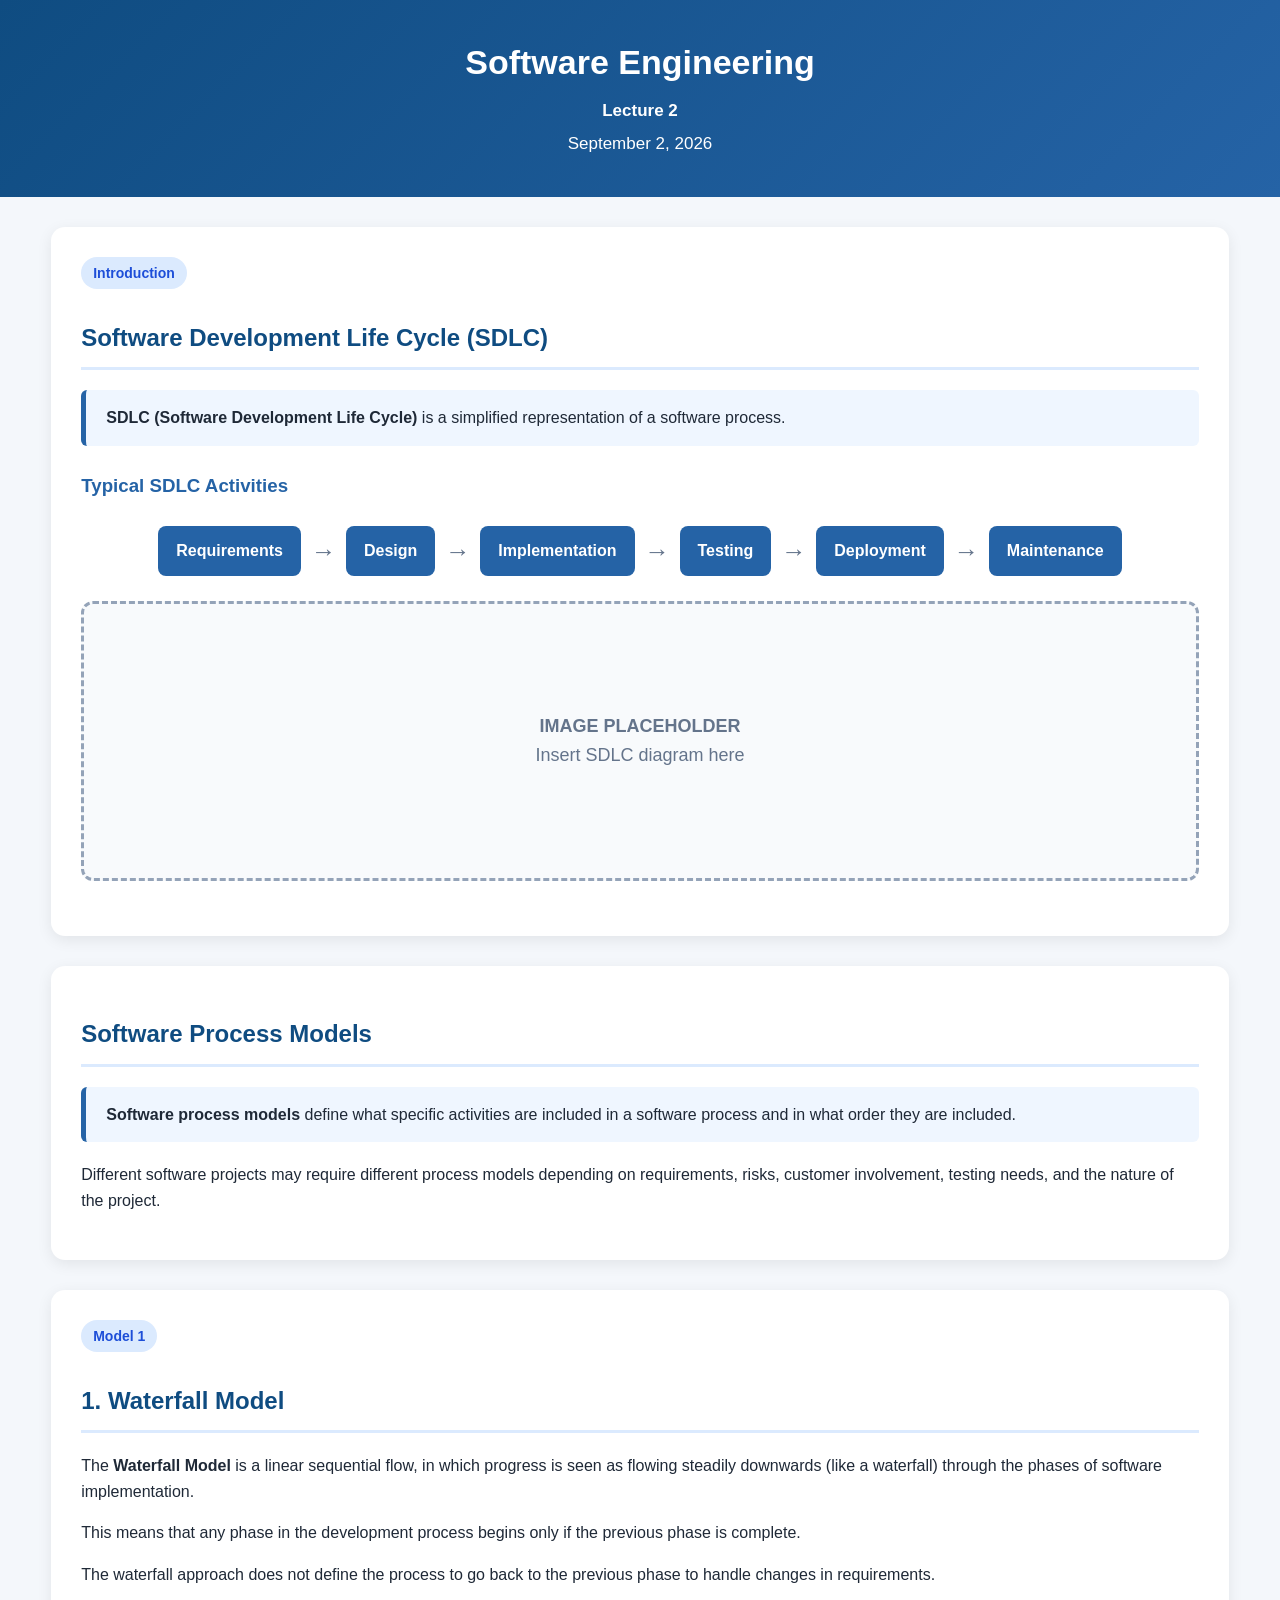
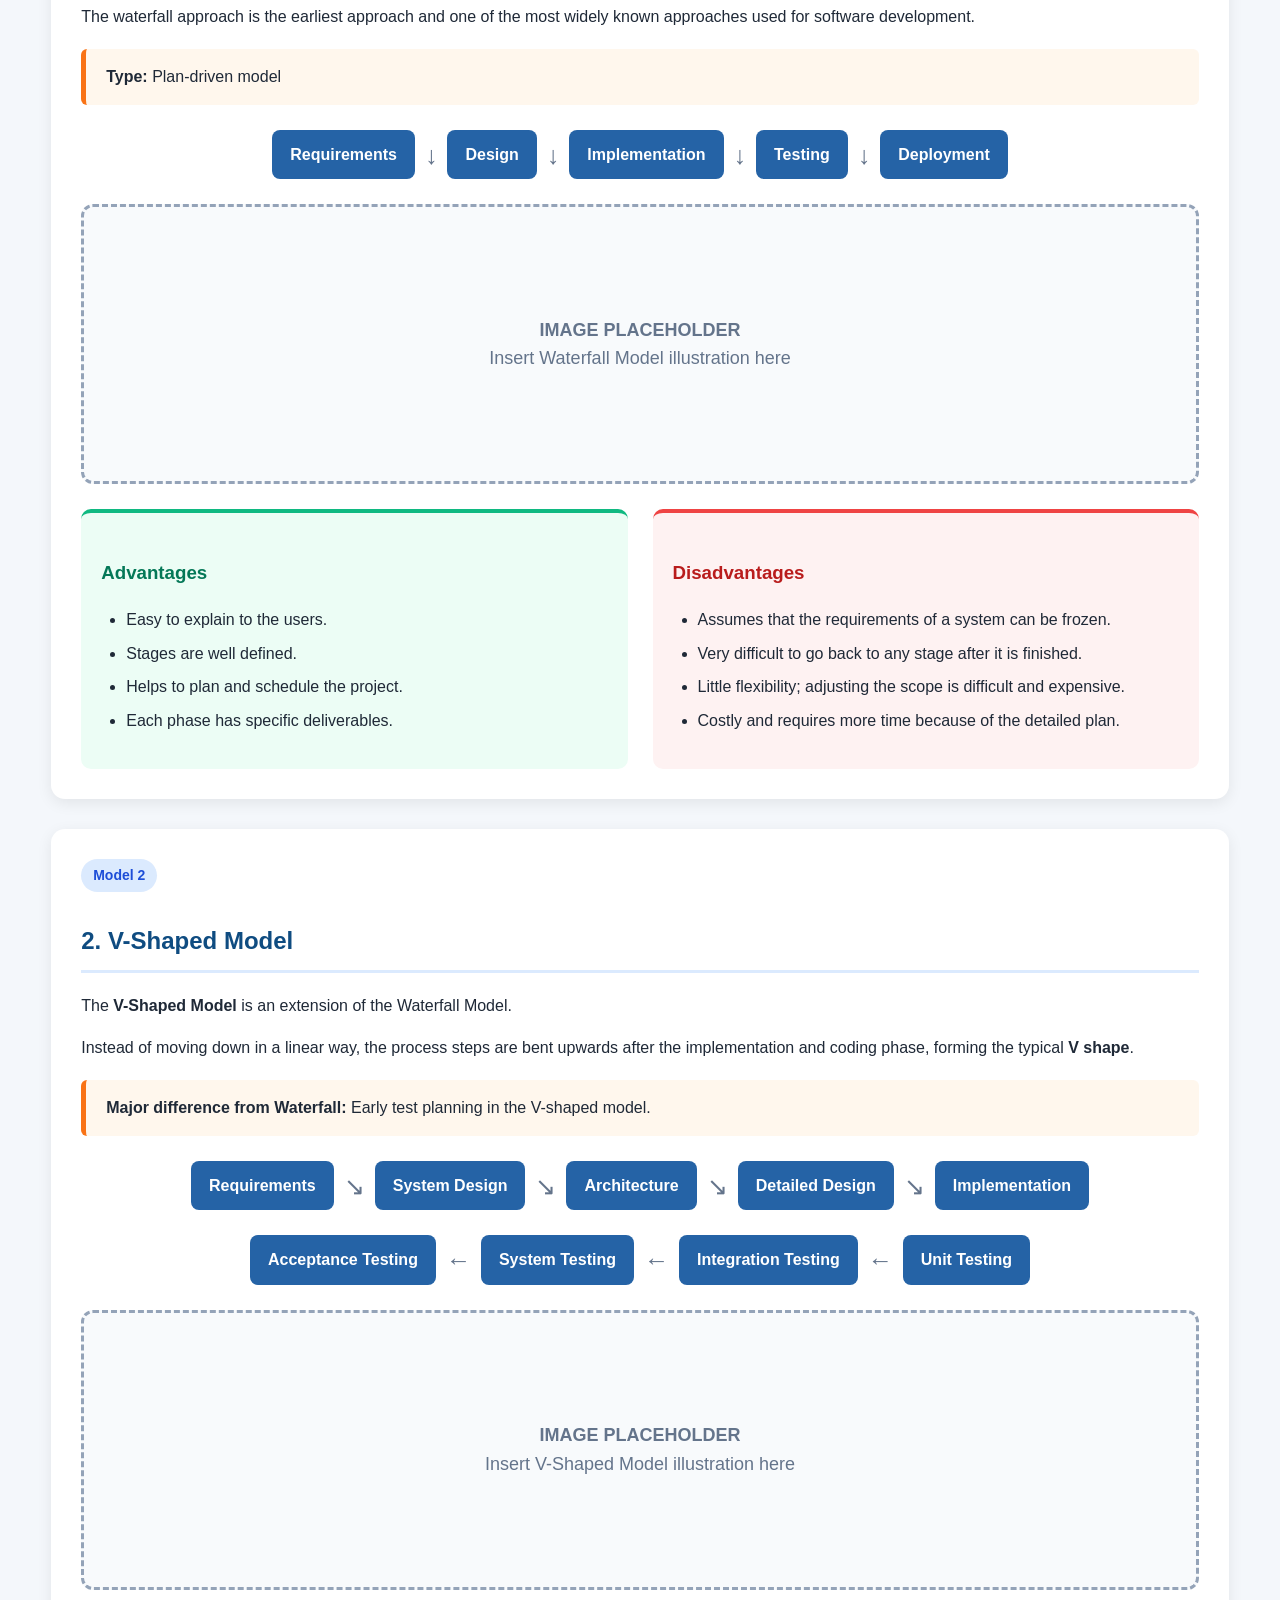
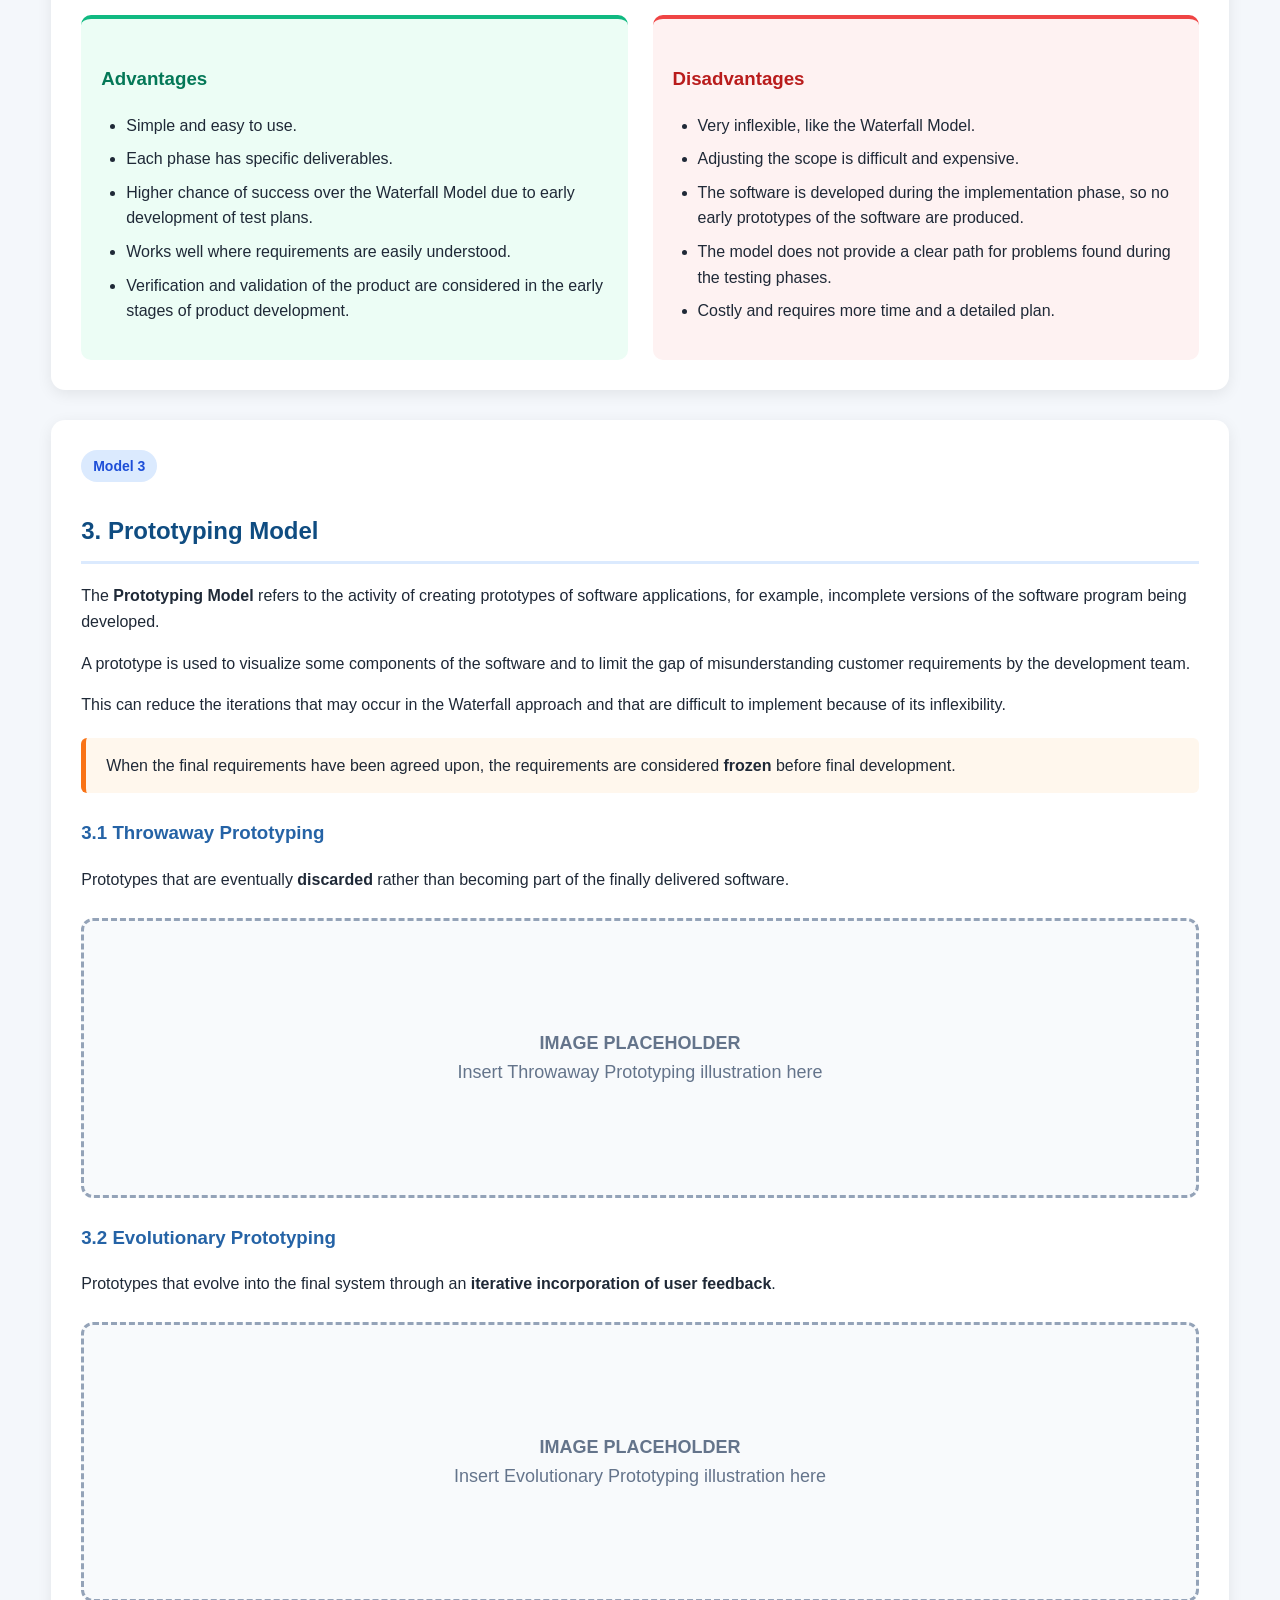
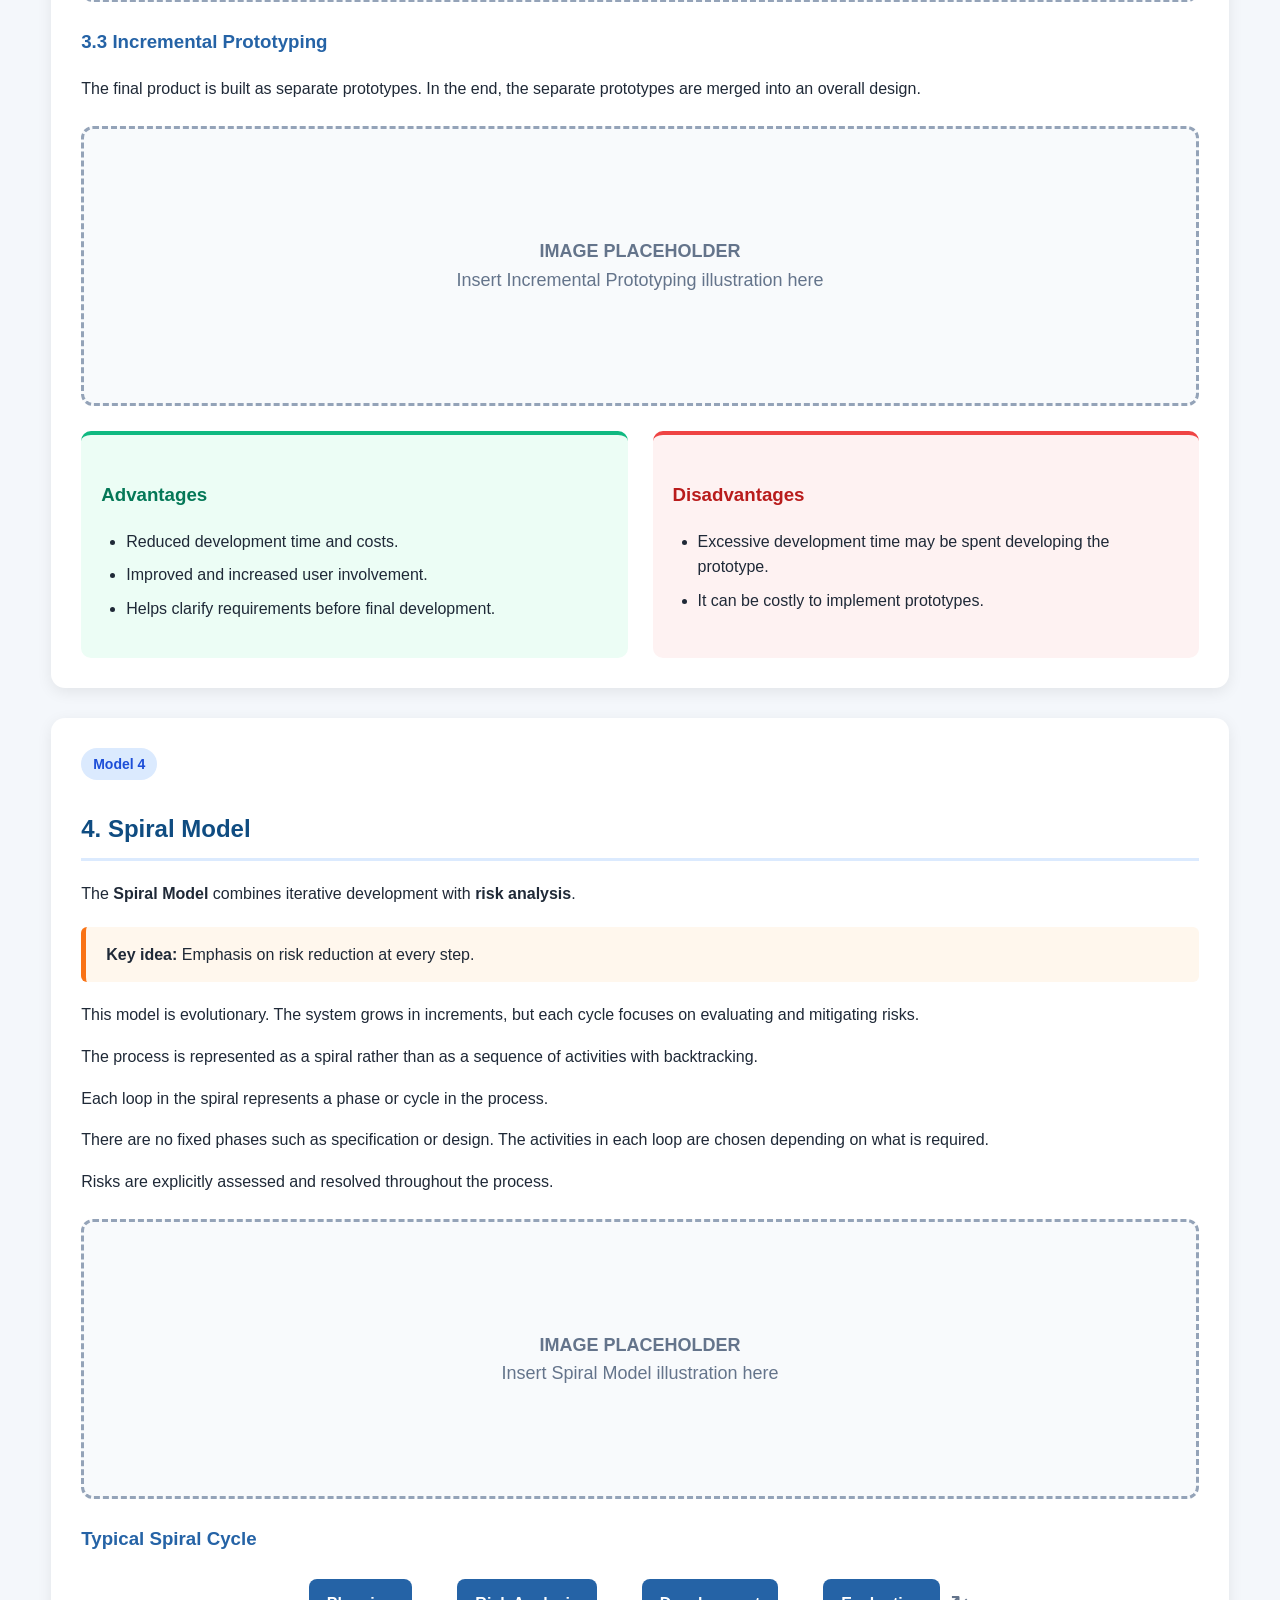
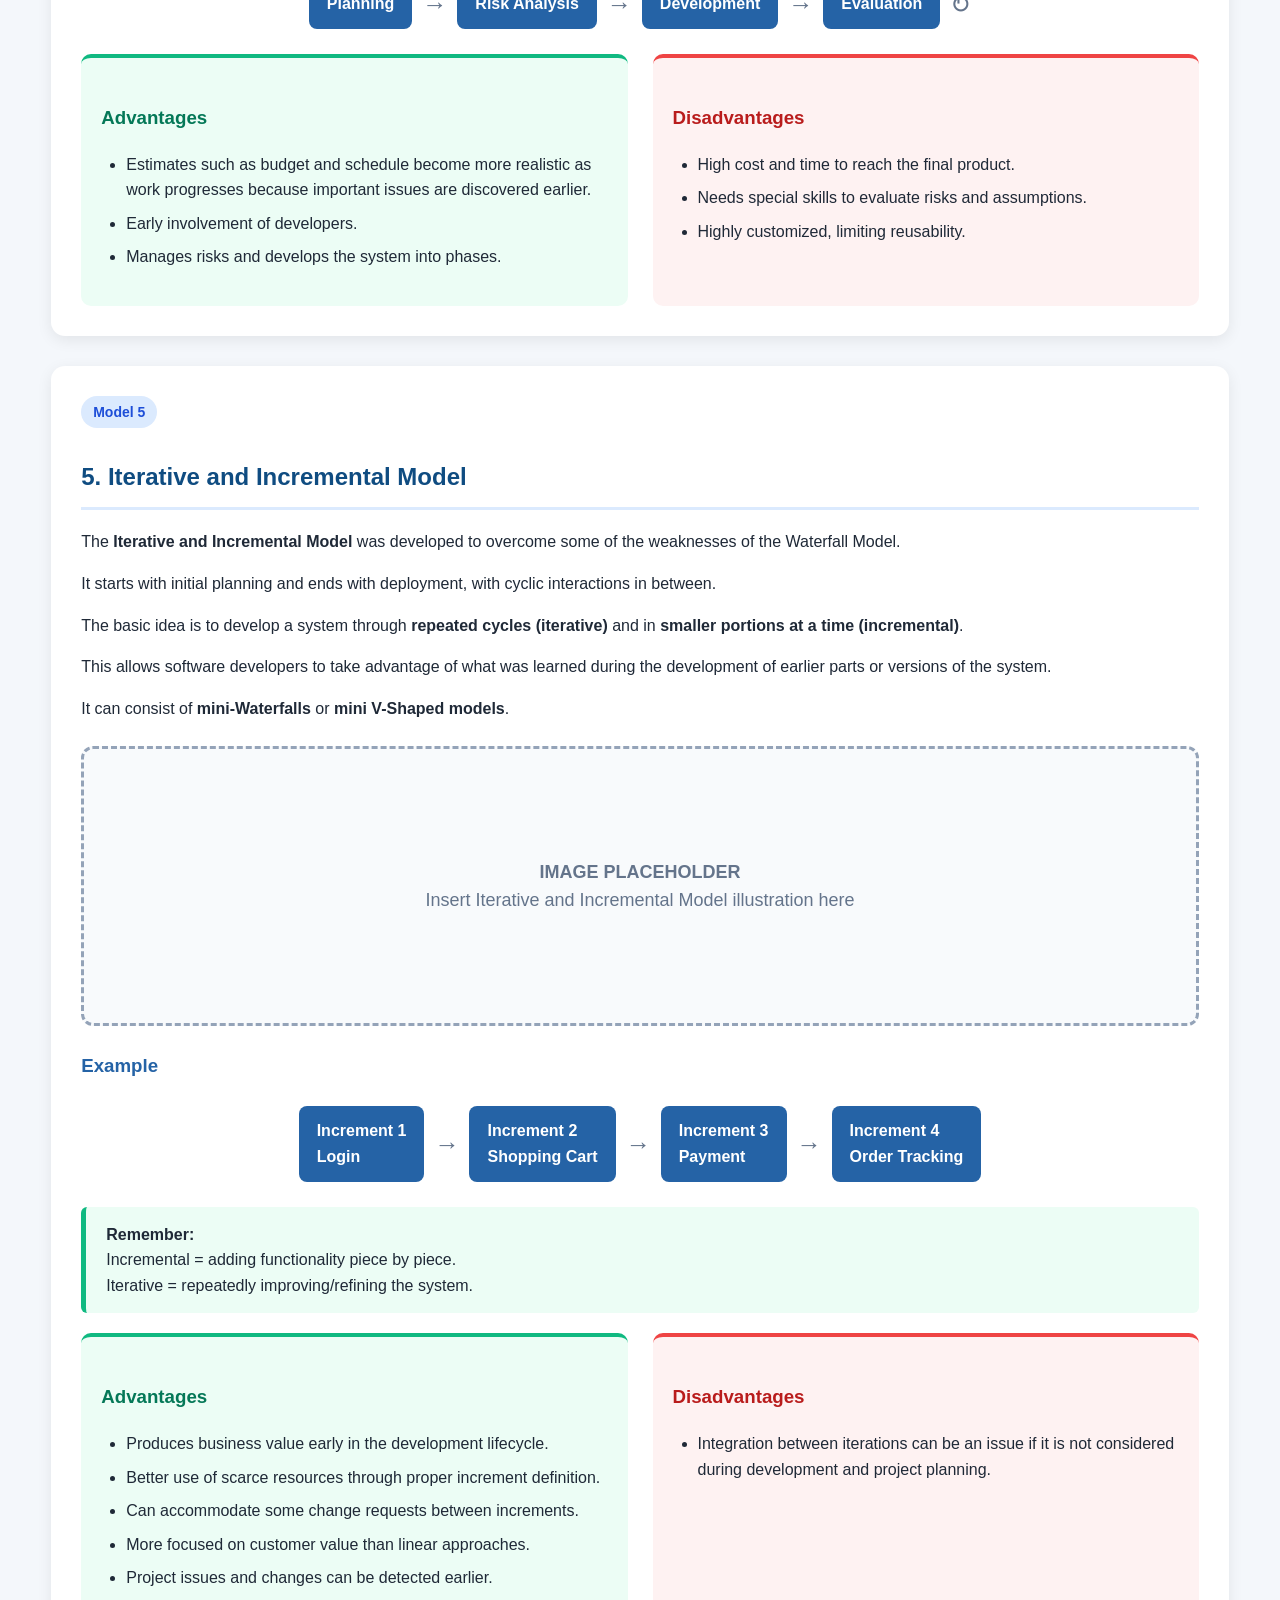
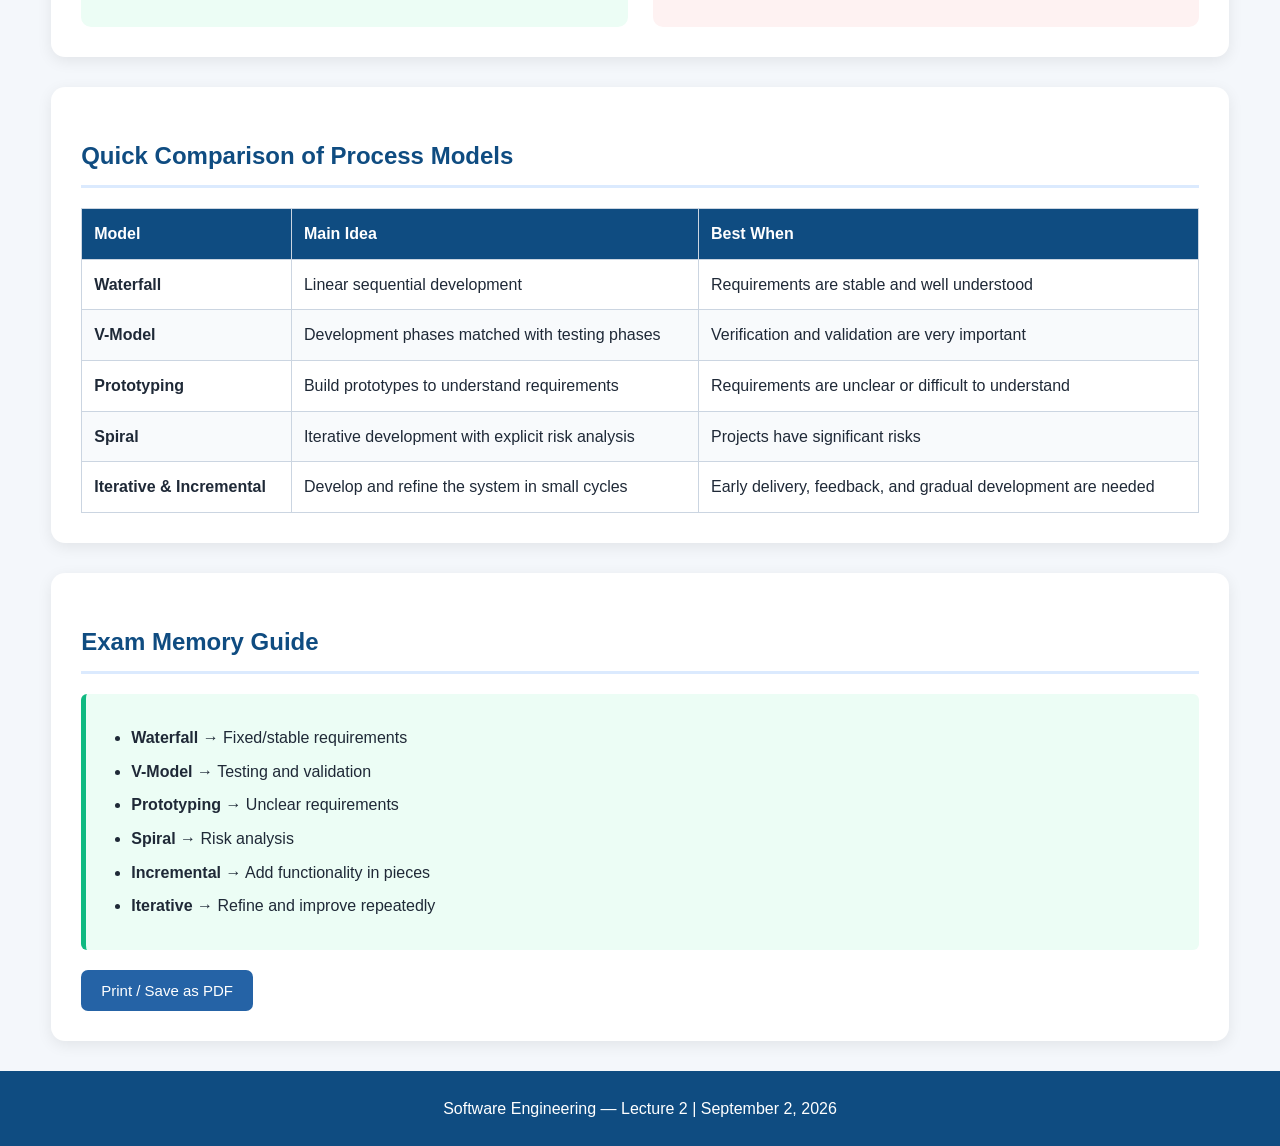
<file: Fall26_CS325_Software_Engineering/Lecture_2/lecture_2_vprev.html>
<!DOCTYPE html>
<html lang="en">
<head>
    <meta charset="UTF-8">
    <meta name="viewport" content="width=device-width, initial-scale=1.0">
    <title>Software Engineering - Lecture 2</title>

    <style>
        * {
            box-sizing: border-box;
        }

        body {
            margin: 0;
            font-family: Arial, Helvetica, sans-serif;
            background: #f4f7fb;
            color: #1f2937;
            line-height: 1.6;
        }

        header {
            background: linear-gradient(135deg, #0f4c81, #2563a6);
            color: white;
            padding: 35px 20px;
            text-align: center;
        }

        header h1 {
            margin: 0 0 8px;
            font-size: 34px;
        }

        header p {
            margin: 5px 0;
            font-size: 17px;
        }

        .container {
            width: 92%;
            max-width: 1200px;
            margin: 30px auto;
        }

        section {
            background: white;
            margin-bottom: 30px;
            padding: 30px;
            border-radius: 14px;
            box-shadow: 0 4px 15px rgba(0,0,0,0.08);
        }

        h2 {
            color: #0f4c81;
            border-bottom: 3px solid #dbeafe;
            padding-bottom: 10px;
        }

        h3 {
            color: #2563a6;
            margin-top: 25px;
        }

        .definition {
            background: #eff6ff;
            border-left: 5px solid #2563a6;
            padding: 15px 20px;
            margin: 20px 0;
            border-radius: 6px;
        }

        .important {
            background: #fff7ed;
            border-left: 5px solid #f97316;
            padding: 15px 20px;
            margin: 20px 0;
            border-radius: 6px;
        }

        .exam {
            background: #ecfdf5;
            border-left: 5px solid #10b981;
            padding: 15px 20px;
            margin: 20px 0;
            border-radius: 6px;
        }

        .image-placeholder {
            height: 280px;
            border: 3px dashed #94a3b8;
            background: #f8fafc;
            display: flex;
            justify-content: center;
            align-items: center;
            text-align: center;
            margin: 25px 0;
            border-radius: 12px;
            color: #64748b;
            font-size: 18px;
        }

        .image-placeholder span {
            max-width: 80%;
        }

        .flow {
            display: flex;
            flex-wrap: wrap;
            align-items: center;
            justify-content: center;
            gap: 10px;
            margin: 25px 0;
        }

        .flow-box {
            background: #2563a6;
            color: white;
            padding: 12px 18px;
            border-radius: 8px;
            font-weight: bold;
        }

        .arrow {
            font-size: 25px;
            color: #64748b;
        }

        .two-column {
            display: grid;
            grid-template-columns: 1fr 1fr;
            gap: 25px;
        }

        .advantage, .disadvantage {
            padding: 20px;
            border-radius: 10px;
        }

        .advantage {
            background: #ecfdf5;
            border-top: 4px solid #10b981;
        }

        .disadvantage {
            background: #fef2f2;
            border-top: 4px solid #ef4444;
        }

        .advantage h3 {
            color: #047857;
        }

        .disadvantage h3 {
            color: #b91c1c;
        }

        ul {
            padding-left: 25px;
        }

        li {
            margin-bottom: 8px;
        }

        .model-tag {
            display: inline-block;
            background: #dbeafe;
            color: #1d4ed8;
            padding: 5px 12px;
            border-radius: 20px;
            font-size: 14px;
            font-weight: bold;
            margin-bottom: 10px;
        }

        .comparison-table {
            width: 100%;
            border-collapse: collapse;
            margin-top: 20px;
        }

        .comparison-table th,
        .comparison-table td {
            border: 1px solid #cbd5e1;
            padding: 12px;
            text-align: left;
        }

        .comparison-table th {
            background: #0f4c81;
            color: white;
        }

        .comparison-table tr:nth-child(even) {
            background: #f8fafc;
        }

        footer {
            text-align: center;
            padding: 25px;
            background: #0f4c81;
            color: white;
            margin-top: 30px;
        }

        button {
            background: #2563a6;
            color: white;
            border: none;
            padding: 12px 20px;
            border-radius: 7px;
            cursor: pointer;
            font-size: 15px;
        }

        button:hover {
            background: #1d4f85;
        }

        .hidden {
            display: none;
        }

        @media (max-width: 750px) {
            .two-column {
                grid-template-columns: 1fr;
            }

            header h1 {
                font-size: 27px;
            }

            section {
                padding: 20px;
            }
        }

        @media print {
            body {
                background: white;
            }

            section {
                box-shadow: none;
                break-inside: avoid;
            }

            button {
                display: none;
            }
        }
    </style>
</head>

<body>

<header>
    <h1>Software Engineering</h1>
    <p><strong>Lecture 2</strong></p>
    <p>September 2, 2026</p>
</header>

<div class="container">

    <!-- SDLC -->
    <section>
        <span class="model-tag">Introduction</span>
        <h2>Software Development Life Cycle (SDLC)</h2>

        <div class="definition">
            <strong>SDLC (Software Development Life Cycle)</strong> is a simplified
            representation of a software process.
        </div>

        <h3>Typical SDLC Activities</h3>

        <div class="flow">
            <div class="flow-box">Requirements</div>
            <div class="arrow">→</div>
            <div class="flow-box">Design</div>
            <div class="arrow">→</div>
            <div class="flow-box">Implementation</div>
            <div class="arrow">→</div>
            <div class="flow-box">Testing</div>
            <div class="arrow">→</div>
            <div class="flow-box">Deployment</div>
            <div class="arrow">→</div>
            <div class="flow-box">Maintenance</div>
        </div>

        <div class="image-placeholder">
            <span>
                <strong>IMAGE PLACEHOLDER</strong><br>
                Insert SDLC diagram here
            </span>
        </div>
    </section>


    <!-- SOFTWARE PROCESS MODELS -->
    <section>
        <h2>Software Process Models</h2>

        <div class="definition">
            <strong>Software process models</strong> define what specific activities
            are included in a software process and in what order they are included.
        </div>

        <p>
            Different software projects may require different process models
            depending on requirements, risks, customer involvement, testing needs,
            and the nature of the project.
        </p>
    </section>


    <!-- WATERFALL -->
    <section>
        <span class="model-tag">Model 1</span>
        <h2>1. Waterfall Model</h2>

        <p>
            The <strong>Waterfall Model</strong> is a linear sequential flow,
            in which progress is seen as flowing steadily downwards
            (like a waterfall) through the phases of software implementation.
        </p>

        <p>
            This means that any phase in the development process begins only
            if the previous phase is complete.
        </p>

        <p>
            The waterfall approach does not define the process to go back to
            the previous phase to handle changes in requirements.
        </p>

        <p>
            The waterfall approach is the earliest approach and one of the
            most widely known approaches used for software development.
        </p>

        <div class="important">
            <strong>Type:</strong> Plan-driven model
        </div>

        <div class="flow">
            <div class="flow-box">Requirements</div>
            <div class="arrow">↓</div>
            <div class="flow-box">Design</div>
            <div class="arrow">↓</div>
            <div class="flow-box">Implementation</div>
            <div class="arrow">↓</div>
            <div class="flow-box">Testing</div>
            <div class="arrow">↓</div>
            <div class="flow-box">Deployment</div>
        </div>

        <div class="image-placeholder">
            <span>
                <strong>IMAGE PLACEHOLDER</strong><br>
                Insert Waterfall Model illustration here
            </span>
        </div>

        <div class="two-column">
            <div class="advantage">
                <h3>Advantages</h3>
                <ul>
                    <li>Easy to explain to the users.</li>
                    <li>Stages are well defined.</li>
                    <li>Helps to plan and schedule the project.</li>
                    <li>Each phase has specific deliverables.</li>
                </ul>
            </div>

            <div class="disadvantage">
                <h3>Disadvantages</h3>
                <ul>
                    <li>Assumes that the requirements of a system can be frozen.</li>
                    <li>Very difficult to go back to any stage after it is finished.</li>
                    <li>
                        Little flexibility; adjusting the scope is difficult
                        and expensive.
                    </li>
                    <li>
                        Costly and requires more time because of the detailed plan.
                    </li>
                </ul>
            </div>
        </div>
    </section>


    <!-- V MODEL -->
    <section>
        <span class="model-tag">Model 2</span>
        <h2>2. V-Shaped Model</h2>

        <p>
            The <strong>V-Shaped Model</strong> is an extension of the
            Waterfall Model.
        </p>

        <p>
            Instead of moving down in a linear way, the process steps are
            bent upwards after the implementation and coding phase, forming
            the typical <strong>V shape</strong>.
        </p>

        <div class="important">
            <strong>Major difference from Waterfall:</strong>
            Early test planning in the V-shaped model.
        </div>

        <div class="flow">
            <div class="flow-box">Requirements</div>
            <div class="arrow">↘</div>
            <div class="flow-box">System Design</div>
            <div class="arrow">↘</div>
            <div class="flow-box">Architecture</div>
            <div class="arrow">↘</div>
            <div class="flow-box">Detailed Design</div>
            <div class="arrow">↘</div>
            <div class="flow-box">Implementation</div>
        </div>

        <div class="flow">
            <div class="flow-box">Acceptance Testing</div>
            <div class="arrow">←</div>
            <div class="flow-box">System Testing</div>
            <div class="arrow">←</div>
            <div class="flow-box">Integration Testing</div>
            <div class="arrow">←</div>
            <div class="flow-box">Unit Testing</div>
        </div>

        <div class="image-placeholder">
            <span>
                <strong>IMAGE PLACEHOLDER</strong><br>
                Insert V-Shaped Model illustration here
            </span>
        </div>

        <div class="two-column">
            <div class="advantage">
                <h3>Advantages</h3>
                <ul>
                    <li>Simple and easy to use.</li>
                    <li>Each phase has specific deliverables.</li>
                    <li>
                        Higher chance of success over the Waterfall Model
                        due to early development of test plans.
                    </li>
                    <li>Works well where requirements are easily understood.</li>
                    <li>
                        Verification and validation of the product are considered
                        in the early stages of product development.
                    </li>
                </ul>
            </div>

            <div class="disadvantage">
                <h3>Disadvantages</h3>
                <ul>
                    <li>Very inflexible, like the Waterfall Model.</li>
                    <li>Adjusting the scope is difficult and expensive.</li>
                    <li>
                        The software is developed during the implementation phase,
                        so no early prototypes of the software are produced.
                    </li>
                    <li>
                        The model does not provide a clear path for problems
                        found during the testing phases.
                    </li>
                    <li>Costly and requires more time and a detailed plan.</li>
                </ul>
            </div>
        </div>
    </section>


    <!-- PROTOTYPING -->
    <section>
        <span class="model-tag">Model 3</span>
        <h2>3. Prototyping Model</h2>

        <p>
            The <strong>Prototyping Model</strong> refers to the activity of
            creating prototypes of software applications, for example,
            incomplete versions of the software program being developed.
        </p>

        <p>
            A prototype is used to visualize some components of the software
            and to limit the gap of misunderstanding customer requirements
            by the development team.
        </p>

        <p>
            This can reduce the iterations that may occur in the Waterfall
            approach and that are difficult to implement because of its
            inflexibility.
        </p>

        <div class="important">
            When the final requirements have been agreed upon, the requirements
            are considered <strong>frozen</strong> before final development.
        </div>


        <h3>3.1 Throwaway Prototyping</h3>

        <p>
            Prototypes that are eventually <strong>discarded</strong> rather
            than becoming part of the finally delivered software.
        </p>

        <div class="image-placeholder">
            <span>
                <strong>IMAGE PLACEHOLDER</strong><br>
                Insert Throwaway Prototyping illustration here
            </span>
        </div>


        <h3>3.2 Evolutionary Prototyping</h3>

        <p>
            Prototypes that evolve into the final system through an
            <strong>iterative incorporation of user feedback</strong>.
        </p>

        <div class="image-placeholder">
            <span>
                <strong>IMAGE PLACEHOLDER</strong><br>
                Insert Evolutionary Prototyping illustration here
            </span>
        </div>


        <h3>3.3 Incremental Prototyping</h3>

        <p>
            The final product is built as separate prototypes.
            In the end, the separate prototypes are merged into an overall design.
        </p>

        <div class="image-placeholder">
            <span>
                <strong>IMAGE PLACEHOLDER</strong><br>
                Insert Incremental Prototyping illustration here
            </span>
        </div>


        <div class="two-column">
            <div class="advantage">
                <h3>Advantages</h3>
                <ul>
                    <li>Reduced development time and costs.</li>
                    <li>Improved and increased user involvement.</li>
                    <li>
                        Helps clarify requirements before final development.
                    </li>
                </ul>
            </div>

            <div class="disadvantage">
                <h3>Disadvantages</h3>
                <ul>
                    <li>
                        Excessive development time may be spent developing
                        the prototype.
                    </li>
                    <li>It can be costly to implement prototypes.</li>
                </ul>
            </div>
        </div>
    </section>


    <!-- SPIRAL -->
    <section>
        <span class="model-tag">Model 4</span>
        <h2>4. Spiral Model</h2>

        <p>
            The <strong>Spiral Model</strong> combines iterative development
            with <strong>risk analysis</strong>.
        </p>

        <div class="important">
            <strong>Key idea:</strong> Emphasis on risk reduction at every step.
        </div>

        <p>
            This model is evolutionary. The system grows in increments,
            but each cycle focuses on evaluating and mitigating risks.
        </p>

        <p>
            The process is represented as a spiral rather than as a sequence
            of activities with backtracking.
        </p>

        <p>
            Each loop in the spiral represents a phase or cycle in the process.
        </p>

        <p>
            There are no fixed phases such as specification or design.
            The activities in each loop are chosen depending on what is required.
        </p>

        <p>
            Risks are explicitly assessed and resolved throughout the process.
        </p>

        <div class="image-placeholder">
            <span>
                <strong>IMAGE PLACEHOLDER</strong><br>
                Insert Spiral Model illustration here
            </span>
        </div>

        <h3>Typical Spiral Cycle</h3>

        <div class="flow">
            <div class="flow-box">Planning</div>
            <div class="arrow">→</div>
            <div class="flow-box">Risk Analysis</div>
            <div class="arrow">→</div>
            <div class="flow-box">Development</div>
            <div class="arrow">→</div>
            <div class="flow-box">Evaluation</div>
            <div class="arrow">↻</div>
        </div>

        <div class="two-column">
            <div class="advantage">
                <h3>Advantages</h3>
                <ul>
                    <li>
                        Estimates such as budget and schedule become more
                        realistic as work progresses because important issues
                        are discovered earlier.
                    </li>
                    <li>Early involvement of developers.</li>
                    <li>Manages risks and develops the system into phases.</li>
                </ul>
            </div>

            <div class="disadvantage">
                <h3>Disadvantages</h3>
                <ul>
                    <li>High cost and time to reach the final product.</li>
                    <li>
                        Needs special skills to evaluate risks and assumptions.
                    </li>
                    <li>Highly customized, limiting reusability.</li>
                </ul>
            </div>
        </div>
    </section>


    <!-- ITERATIVE AND INCREMENTAL -->
    <section>
        <span class="model-tag">Model 5</span>
        <h2>5. Iterative and Incremental Model</h2>

        <p>
            The <strong>Iterative and Incremental Model</strong> was developed
            to overcome some of the weaknesses of the Waterfall Model.
        </p>

        <p>
            It starts with initial planning and ends with deployment, with
            cyclic interactions in between.
        </p>

        <p>
            The basic idea is to develop a system through
            <strong>repeated cycles (iterative)</strong> and in
            <strong>smaller portions at a time (incremental)</strong>.
        </p>

        <p>
            This allows software developers to take advantage of what was
            learned during the development of earlier parts or versions
            of the system.
        </p>

        <p>
            It can consist of <strong>mini-Waterfalls</strong> or
            <strong>mini V-Shaped models</strong>.
        </p>

        <div class="image-placeholder">
            <span>
                <strong>IMAGE PLACEHOLDER</strong><br>
                Insert Iterative and Incremental Model illustration here
            </span>
        </div>

        <h3>Example</h3>

        <div class="flow">
            <div class="flow-box">Increment 1<br>Login</div>
            <div class="arrow">→</div>
            <div class="flow-box">Increment 2<br>Shopping Cart</div>
            <div class="arrow">→</div>
            <div class="flow-box">Increment 3<br>Payment</div>
            <div class="arrow">→</div>
            <div class="flow-box">Increment 4<br>Order Tracking</div>
        </div>

        <div class="exam">
            <strong>Remember:</strong><br>
            Incremental = adding functionality piece by piece.<br>
            Iterative = repeatedly improving/refining the system.
        </div>

        <div class="two-column">
            <div class="advantage">
                <h3>Advantages</h3>
                <ul>
                    <li>
                        Produces business value early in the development lifecycle.
                    </li>
                    <li>
                        Better use of scarce resources through proper
                        increment definition.
                    </li>
                    <li>
                        Can accommodate some change requests between increments.
                    </li>
                    <li>
                        More focused on customer value than linear approaches.
                    </li>
                    <li>
                        Project issues and changes can be detected earlier.
                    </li>
                </ul>
            </div>

            <div class="disadvantage">
                <h3>Disadvantages</h3>
                <ul>
                    <li>
                        Integration between iterations can be an issue if it is
                        not considered during development and project planning.
                    </li>
                </ul>
            </div>
        </div>
    </section>


    <!-- COMPARISON -->
    <section>
        <h2>Quick Comparison of Process Models</h2>

        <table class="comparison-table">
            <thead>
                <tr>
                    <th>Model</th>
                    <th>Main Idea</th>
                    <th>Best When</th>
                </tr>
            </thead>

            <tbody>
                <tr>
                    <td><strong>Waterfall</strong></td>
                    <td>Linear sequential development</td>
                    <td>Requirements are stable and well understood</td>
                </tr>

                <tr>
                    <td><strong>V-Model</strong></td>
                    <td>Development phases matched with testing phases</td>
                    <td>Verification and validation are very important</td>
                </tr>

                <tr>
                    <td><strong>Prototyping</strong></td>
                    <td>Build prototypes to understand requirements</td>
                    <td>Requirements are unclear or difficult to understand</td>
                </tr>

                <tr>
                    <td><strong>Spiral</strong></td>
                    <td>Iterative development with explicit risk analysis</td>
                    <td>Projects have significant risks</td>
                </tr>

                <tr>
                    <td><strong>Iterative & Incremental</strong></td>
                    <td>Develop and refine the system in small cycles</td>
                    <td>Early delivery, feedback, and gradual development are needed</td>
                </tr>
            </tbody>
        </table>
    </section>


    <!-- MEMORY SECTION -->
    <section>
        <h2>Exam Memory Guide</h2>

        <div class="exam">
            <ul>
                <li><strong>Waterfall →</strong> Fixed/stable requirements</li>
                <li><strong>V-Model →</strong> Testing and validation</li>
                <li><strong>Prototyping →</strong> Unclear requirements</li>
                <li><strong>Spiral →</strong> Risk analysis</li>
                <li><strong>Incremental →</strong> Add functionality in pieces</li>
                <li><strong>Iterative →</strong> Refine and improve repeatedly</li>
            </ul>
        </div>

        <button onclick="window.print()">Print / Save as PDF</button>
    </section>

</div>

<footer>
    Software Engineering — Lecture 2 | September 2, 2026
</footer>


<script>
    // Simple JavaScript for highlighting important concepts
    document.addEventListener("DOMContentLoaded", function () {

        const modelTags = document.querySelectorAll(".model-tag");

        modelTags.forEach(tag => {
            tag.addEventListener("click", function () {
                this.style.backgroundColor =
                    this.style.backgroundColor === "rgb(254, 215, 170)"
                        ? "#dbeafe"
                        : "#fed7aa";
            });
        });

        console.log("Software Engineering Lecture 2 loaded successfully.");
    });
</script>

</body>
</html>
</file>
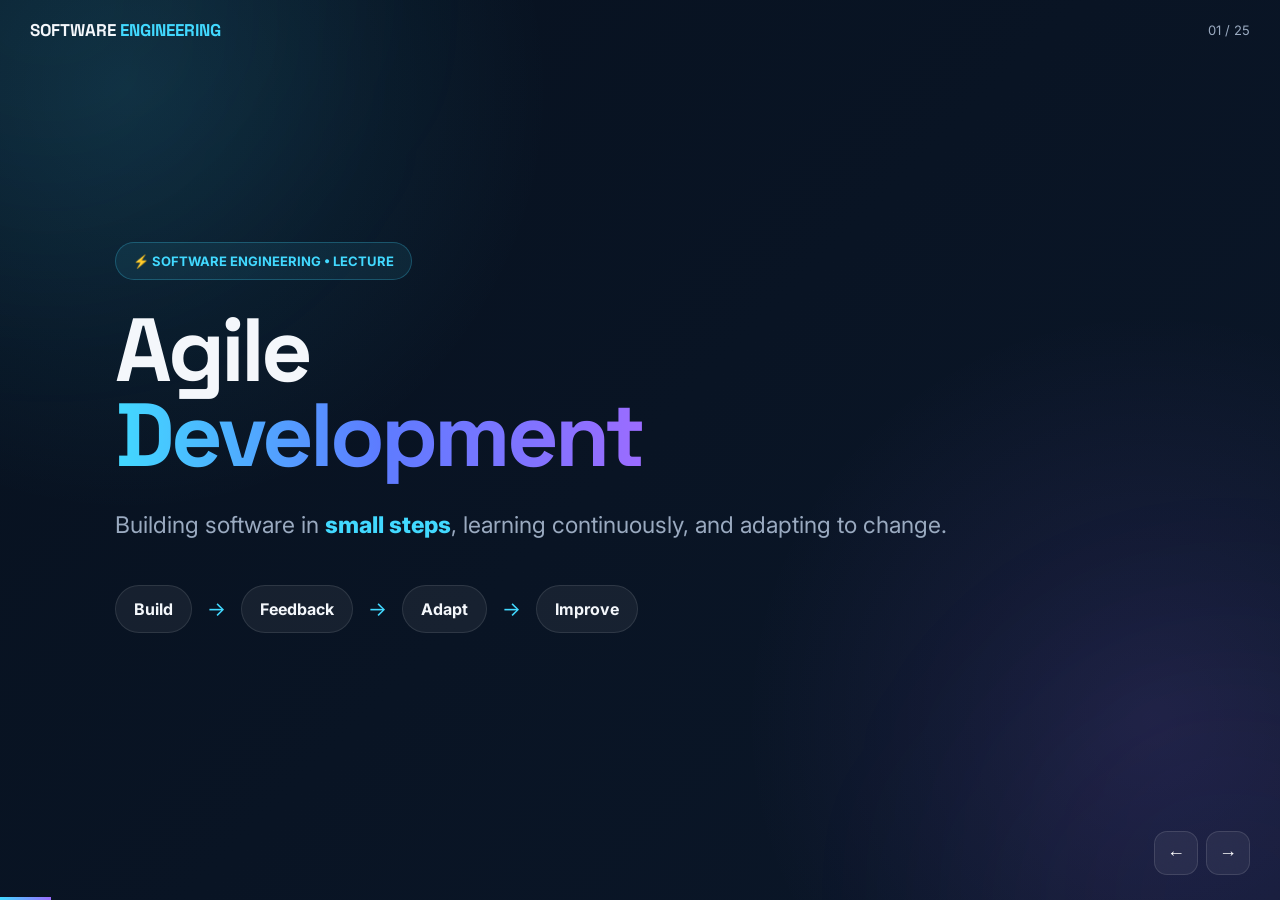
<file: Fall26_CS325_Software_Engineering/Lecture_3/Lecture3.html>
<!DOCTYPE html>
<html lang="en">
<head>
<meta charset="UTF-8">
<meta name="viewport" content="width=device-width, initial-scale=1.0">
<title>Agile Development | Software Engineering</title>

<style>
/* =========================================================
   GLOBAL
========================================================= */
@import url('https://fonts.googleapis.com/css2?family=Inter:wght@400;500;600;700;800&family=Space+Grotesk:wght@500;600;700&display=swap');

:root {
    --bg: #07111f;
    --bg2: #0b1729;
    --card: rgba(255,255,255,0.055);
    --card-border: rgba(255,255,255,0.10);
    --text: #f4f7fb;
    --muted: #9aaac0;

    --cyan: #42d9ff;
    --blue: #5d7cff;
    --purple: #9b6cff;
    --green: #4ee6a5;
    --orange: #ffb454;
    --red: #ff6b81;

    --shadow: 0 25px 70px rgba(0,0,0,.35);
}

* {
    box-sizing: border-box;
    margin: 0;
    padding: 0;
}

html, body {
    width: 100%;
    height: 100%;
    overflow: hidden;
}

body {
    font-family: 'Inter', sans-serif;
    background:
        radial-gradient(circle at 10% 10%, rgba(66,217,255,.12), transparent 30%),
        radial-gradient(circle at 90% 80%, rgba(155,108,255,.12), transparent 30%),
        linear-gradient(135deg, var(--bg), var(--bg2));
    color: var(--text);
}

/* Background decoration */
body::before {
    content: "";
    position: fixed;
    width: 500px;
    height: 500px;
    border-radius: 50%;
    background: rgba(66,217,255,.05);
    filter: blur(100px);
    top: -250px;
    left: -200px;
    pointer-events: none;
}

body::after {
    content: "";
    position: fixed;
    width: 500px;
    height: 500px;
    border-radius: 50%;
    background: rgba(155,108,255,.05);
    filter: blur(100px);
    bottom: -250px;
    right: -200px;
    pointer-events: none;
}

/* =========================================================
   PRESENTATION
========================================================= */

.presentation {
    width: 100vw;
    height: 100vh;
    position: relative;
}

.slide {
    position: absolute;
    inset: 0;
    padding: 75px 9vw 100px;
    display: flex;
    flex-direction: column;
    justify-content: center;

    opacity: 0;
    transform: translateX(40px) scale(.98);
    pointer-events: none;

    transition:
        opacity .45s ease,
        transform .55s cubic-bezier(.2,.8,.2,1);
}

.slide.active {
    opacity: 1;
    transform: translateX(0) scale(1);
    pointer-events: auto;
}

.slide.exit-left {
    transform: translateX(-40px) scale(.98);
}

/* =========================================================
   TYPOGRAPHY
========================================================= */

.kicker {
    color: var(--cyan);
    text-transform: uppercase;
    letter-spacing: 3px;
    font-size: 12px;
    font-weight: 800;
    margin-bottom: 15px;
}

h1, h2, h3 {
    font-family: 'Space Grotesk', sans-serif;
}

h1 {
    font-size: clamp(52px, 7vw, 105px);
    line-height: .95;
    letter-spacing: -4px;
}

h2 {
    font-size: clamp(36px, 4vw, 62px);
    line-height: 1;
    letter-spacing: -2px;
    margin-bottom: 25px;
}

h3 {
    font-size: 22px;
    margin-bottom: 10px;
}

.subtitle {
    color: var(--muted);
    font-size: clamp(17px, 2vw, 23px);
    line-height: 1.7;
    max-width: 900px;
}

.gradient {
    background: linear-gradient(90deg, var(--cyan), var(--blue), var(--purple));
    -webkit-background-clip: text;
    color: transparent;
}

.highlight {
    color: var(--cyan);
    font-weight: 800;
}

.green {
    color: var(--green);
}

.orange {
    color: var(--orange);
}

.purple {
    color: var(--purple);
}

/* =========================================================
   GLASS CARDS
========================================================= */

.card {
    background: var(--card);
    border: 1px solid var(--card-border);
    border-radius: 24px;
    padding: 28px;
    backdrop-filter: blur(20px);
    box-shadow: var(--shadow);
}

.grid {
    display: grid;
    gap: 20px;
}

.grid-2 {
    grid-template-columns: repeat(2, 1fr);
}

.grid-3 {
    grid-template-columns: repeat(3, 1fr);
}

.icon {
    width: 52px;
    height: 52px;
    border-radius: 16px;
    display: flex;
    align-items: center;
    justify-content: center;
    font-size: 25px;
    margin-bottom: 18px;

    background: linear-gradient(
        135deg,
        rgba(66,217,255,.18),
        rgba(93,124,255,.15)
    );

    border: 1px solid rgba(66,217,255,.2);
}

.card p {
    color: var(--muted);
    line-height: 1.65;
}

/* =========================================================
   HERO
========================================================= */

.hero {
    align-items: flex-start;
}

.hero-badge {
    display: inline-flex;
    align-items: center;
    gap: 10px;
    border: 1px solid rgba(66,217,255,.25);
    background: rgba(66,217,255,.08);
    color: var(--cyan);
    padding: 10px 17px;
    border-radius: 100px;
    font-size: 13px;
    font-weight: 700;
    margin-bottom: 28px;
}

.hero .subtitle {
    margin-top: 28px;
}

.hero-flow {
    display: flex;
    align-items: center;
    gap: 15px;
    margin-top: 40px;
    flex-wrap: wrap;
}

.flow-item {
    padding: 13px 18px;
    border-radius: 100px;
    background: rgba(255,255,255,.06);
    border: 1px solid rgba(255,255,255,.1);
    font-weight: 700;
}

.arrow {
    color: var(--cyan);
    font-size: 20px;
}

/* =========================================================
   QUOTE
========================================================= */

.quote {
    border-left: 3px solid var(--cyan);
    padding: 20px 25px;
    background: rgba(66,217,255,.05);
    border-radius: 0 16px 16px 0;
    font-size: 22px;
    line-height: 1.5;
    margin: 20px 0;
}

/* =========================================================
   WHY AGILE
========================================================= */

.reason {
    display: flex;
    gap: 18px;
    align-items: flex-start;
}

.reason-number {
    min-width: 38px;
    height: 38px;
    border-radius: 12px;
    display: flex;
    align-items: center;
    justify-content: center;

    background: linear-gradient(135deg,var(--blue),var(--purple));
    font-weight: 800;
}

/* =========================================================
   MANIFESTO
========================================================= */

.manifesto {
    display: grid;
    grid-template-columns: repeat(2,1fr);
    gap: 18px;
}

.manifesto-card {
    position: relative;
    overflow: hidden;
    min-height: 155px;
}

.manifesto-card::after {
    content: "AGILE";
    position: absolute;
    right: -10px;
    bottom: -22px;
    font-size: 80px;
    font-weight: 900;
    color: rgba(255,255,255,.025);
}

.manifesto-card h3 {
    color: var(--cyan);
}

.over {
    color: #fff;
    font-weight: 800;
}

.under {
    color: var(--muted);
}

/* =========================================================
   PRINCIPLES
========================================================= */

.principle-layout {
    display: grid;
    grid-template-columns: 100px 1fr;
    gap: 30px;
    align-items: start;
}

.principle-number {
    font-family: 'Space Grotesk';
    font-size: 90px;
    font-weight: 800;
    line-height: .8;

    background: linear-gradient(135deg,var(--cyan),var(--purple));
    -webkit-background-clip: text;
    color: transparent;
}

.principle-card {
    max-width: 1000px;
}

.principle-icon {
    font-size: 40px;
    margin-bottom: 20px;
}

.principle-card h3 {
    font-size: clamp(25px, 3vw, 40px);
    line-height: 1.25;
}

.principle-card p {
    color: var(--muted);
    font-size: 18px;
    line-height: 1.7;
    margin-top: 15px;
}

/* =========================================================
   ACTIVITY
========================================================= */

.activity {
    position: relative;
}

.activity::before {
    content: "GROUP ACTIVITY";
    position: absolute;
    right: 5vw;
    top: 5vh;
    font-size: 70px;
    font-weight: 900;
    color: rgba(255,255,255,.025);
}

.activity-box {
    display: grid;
    grid-template-columns: 1fr 1fr;
    gap: 20px;
}

.activity-step {
    padding: 25px;
    border-radius: 20px;
    background: rgba(255,255,255,.045);
    border: 1px solid rgba(255,255,255,.08);
}

.activity-step span {
    display: block;
    color: var(--cyan);
    font-size: 12px;
    text-transform: uppercase;
    letter-spacing: 2px;
    margin-bottom: 8px;
    font-weight: 800;
}

.activity-step p {
    color: #dbe4ef;
    line-height: 1.6;
}

/* =========================================================
   TABLE
========================================================= */

.table-wrapper {
    overflow-x: auto;
    border-radius: 20px;
    border: 1px solid var(--card-border);
}

table {
    width: 100%;
    border-collapse: collapse;
    min-width: 850px;
    background: rgba(255,255,255,.03);
}

th, td {
    padding: 16px 18px;
    text-align: left;
    border-bottom: 1px solid rgba(255,255,255,.07);
}

th {
    color: white;
    background: rgba(93,124,255,.14);
    font-weight: 800;
}

td {
    color: var(--muted);
    line-height: 1.4;
}

td:first-child {
    color: #fff;
    font-weight: 700;
}

.agile-column {
    color: var(--green) !important;
}

.plan-column {
    color: var(--orange) !important;
}

/* =========================================================
   FINAL
========================================================= */

.final {
    align-items: center;
    text-align: center;
}

.final h2 {
    font-size: clamp(45px,6vw,85px);
}

.final-line {
    margin-top: 35px;
    font-size: 24px;
    color: var(--muted);
}

/* =========================================================
   NAVIGATION
========================================================= */

.topbar {
    position: fixed;
    top: 0;
    left: 0;
    right: 0;
    height: 60px;
    display: flex;
    align-items: center;
    justify-content: space-between;
    padding: 0 30px;
    z-index: 100;
    pointer-events: none;
}

.logo {
    font-family: 'Space Grotesk';
    font-weight: 800;
    font-size: 17px;
    pointer-events: auto;
}

.logo span {
    color: var(--cyan);
}

.counter {
    color: var(--muted);
    font-size: 13px;
}

.progress {
    position: fixed;
    left: 0;
    bottom: 0;
    height: 3px;
    background: linear-gradient(90deg,var(--cyan),var(--purple));
    width: 0%;
    z-index: 100;
    transition: width .4s ease;
}

.controls {
    position: fixed;
    bottom: 25px;
    right: 30px;
    display: flex;
    gap: 8px;
    z-index: 100;
}

button {
    width: 44px;
    height: 44px;
    border-radius: 13px;
    border: 1px solid rgba(255,255,255,.12);
    background: rgba(255,255,255,.06);
    color: white;
    cursor: pointer;
    font-size: 18px;
    transition: .2s;
    backdrop-filter: blur(15px);
}

button:hover {
    background: rgba(66,217,255,.15);
    border-color: rgba(66,217,255,.3);
    transform: translateY(-2px);
}

/* =========================================================
   ANIMATIONS
========================================================= */

.slide.active .animate {
    animation: reveal .7s both;
}

.slide.active .delay-1 {
    animation-delay: .1s;
}

.slide.active .delay-2 {
    animation-delay: .2s;
}

.slide.active .delay-3 {
    animation-delay: .3s;
}

.slide.active .delay-4 {
    animation-delay: .4s;
}

@keyframes reveal {
    from {
        opacity: 0;
        transform: translateY(20px);
    }
    to {
        opacity: 1;
        transform: translateY(0);
    }
}

/* =========================================================
   RESPONSIVE
========================================================= */

@media (max-width: 800px) {

    .slide {
        padding: 70px 6vw 90px;
        overflow-y: auto;
        justify-content: flex-start;
    }

    h1 {
        font-size: 52px;
    }

    h2 {
        font-size: 40px;
    }

    .grid-2,
    .grid-3,
    .manifesto,
    .activity-box {
        grid-template-columns: 1fr;
    }

    .principle-layout {
        grid-template-columns: 60px 1fr;
        gap: 18px;
    }

    .principle-number {
        font-size: 55px;
    }

    .activity::before {
        display: none;
    }
}


/* =========================================================
   12 AGILE PRINCIPLES — PREMIUM CARDS
========================================================= */

.principles-grid {
    display: grid;
    grid-template-columns: repeat(4, 1fr);
    gap: 14px;
    margin-top: 5px;
}

.principle-card-mini {
    position: relative;

    min-height: 145px;
    padding: 17px;

    border-radius: 19px;

    background:
        linear-gradient(
            145deg,
            rgba(255,255,255,.075),
            rgba(255,255,255,.025)
        );

    border: 1px solid rgba(255,255,255,.10);

    backdrop-filter: blur(18px);

    box-shadow:
        0 15px 35px rgba(0,0,0,.18),
        inset 0 1px 0 rgba(255,255,255,.05);

    overflow: hidden;

    transition:
        transform .3s ease,
        border-color .3s ease,
        background .3s ease,
        box-shadow .3s ease;
}


/* Glow behind every card */

.principle-card-mini::before {
    content: "";
    position: absolute;

    width: 100px;
    height: 100px;

    top: -55px;
    right: -40px;

    border-radius: 50%;

    background: var(--cyan);

    opacity: .06;

    filter: blur(25px);

    transition: .3s;
}


.principle-card-mini:hover {
    transform: translateY(-6px);

    border-color: rgba(66,217,255,.35);

    background:
        linear-gradient(
            145deg,
            rgba(66,217,255,.11),
            rgba(155,108,255,.055)
        );

    box-shadow:
        0 20px 45px rgba(0,0,0,.30),
        0 0 25px rgba(66,217,255,.08);
}


.principle-card-mini:hover::before {
    opacity: .15;
}


/* Top row */

.principle-top {
    display: flex;
    align-items: center;
    justify-content: space-between;

    margin-bottom: 11px;
}


/* Icon */

.principle-icon-mini {
    width: 42px;
    height: 42px;

    border-radius: 13px;

    display: flex;
    align-items: center;
    justify-content: center;

    font-size: 21px;

    background:
        linear-gradient(
            135deg,
            rgba(66,217,255,.15),
            rgba(93,124,255,.15)
        );

    border: 1px solid rgba(66,217,255,.18);

    box-shadow:
        0 5px 20px rgba(66,217,255,.06);
}


/* Number */

.principle-top > span {
    color: var(--cyan);

    font-family: 'Space Grotesk', sans-serif;

    font-size: 11px;
    font-weight: 800;

    letter-spacing: 1px;

    opacity: .8;
}


/* Card heading */

.principle-card-mini h3 {
    font-family: 'Space Grotesk', sans-serif;

    font-size: 15px;

    line-height: 1.2;

    margin-bottom: 7px;

    color: #ffffff;
}


/* Card description */

.principle-card-mini p {
    color: #98a9be;

    font-size: 11.5px;

    line-height: 1.45;
}


/* Highlighted words */

.principle-card-mini strong {
    color: #eafaff;
    font-weight: 700;
}


/* =========================================================
   INDIVIDUAL CARD COLORS
========================================================= */

.principle-card-mini:nth-child(1) .principle-icon-mini {
    background: rgba(66,217,255,.12);
}

.principle-card-mini:nth-child(2) .principle-icon-mini {
    background: rgba(155,108,255,.12);
}

.principle-card-mini:nth-child(3) .principle-icon-mini {
    background: rgba(78,230,165,.12);
}

.principle-card-mini:nth-child(4) .principle-icon-mini {
    background: rgba(255,180,84,.12);
}

.principle-card-mini:nth-child(5) .principle-icon-mini {
    background: rgba(255,107,129,.12);
}

.principle-card-mini:nth-child(6) .principle-icon-mini {
    background: rgba(93,124,255,.12);
}

.principle-card-mini:nth-child(7) .principle-icon-mini {
    background: rgba(66,217,255,.12);
}

.principle-card-mini:nth-child(8) .principle-icon-mini {
    background: rgba(78,230,165,.12);
}

.principle-card-mini:nth-child(9) .principle-icon-mini {
    background: rgba(255,180,84,.12);
}

.principle-card-mini:nth-child(10) .principle-icon-mini {
    background: rgba(155,108,255,.12);
}

.principle-card-mini:nth-child(11) .principle-icon-mini {
    background: rgba(93,124,255,.12);
}

.principle-card-mini:nth-child(12) .principle-icon-mini {
    background: rgba(66,217,255,.12);
}


/* =========================================================
   ANIMATION
========================================================= */

.slide.active .principle-card-mini {
    animation: principleReveal .6s both;
}

.slide.active .principle-card-mini:nth-child(1)  { animation-delay: .03s; }
.slide.active .principle-card-mini:nth-child(2)  { animation-delay: .06s; }
.slide.active .principle-card-mini:nth-child(3)  { animation-delay: .09s; }
.slide.active .principle-card-mini:nth-child(4)  { animation-delay: .12s; }
.slide.active .principle-card-mini:nth-child(5)  { animation-delay: .15s; }
.slide.active .principle-card-mini:nth-child(6)  { animation-delay: .18s; }
.slide.active .principle-card-mini:nth-child(7)  { animation-delay: .21s; }
.slide.active .principle-card-mini:nth-child(8)  { animation-delay: .24s; }
.slide.active .principle-card-mini:nth-child(9)  { animation-delay: .27s; }
.slide.active .principle-card-mini:nth-child(10) { animation-delay: .30s; }
.slide.active .principle-card-mini:nth-child(11) { animation-delay: .33s; }
.slide.active .principle-card-mini:nth-child(12) { animation-delay: .36s; }


@keyframes principleReveal {

    from {
        opacity: 0;
        transform: translateY(15px) scale(.97);
    }

    to {
        opacity: 1;
        transform: translateY(0) scale(1);
    }

}


/* =========================================================
   RESPONSIVE
========================================================= */

@media (max-width: 1200px) {

    .principles-grid {
        grid-template-columns: repeat(3, 1fr);
    }

}


@media (max-width: 850px) {

    .principles-grid {
        grid-template-columns: repeat(2, 1fr);
    }

}


@media (max-width: 600px) {

    .principles-grid {
        grid-template-columns: 1fr;
    }

}



</style>
</head>

<body>

<div class="presentation">

    <!-- =====================================================
         TOP BAR
    ====================================================== -->
    <div class="topbar">
        <div class="logo">SOFTWARE <span>ENGINEERING</span></div>
        <div class="counter" id="counter">01 / 22</div>
    </div>

    <!-- =====================================================
         SLIDE 1
    ====================================================== -->
    <section class="slide active hero">

        <div class="hero-badge animate">
            ⚡ SOFTWARE ENGINEERING • LECTURE
        </div>

        <h1 class="animate delay-1">
            Agile<br>
            <span class="gradient">Development</span>
        </h1>

        <p class="subtitle animate delay-2">
            Building software in <span class="highlight">small steps</span>,
            learning continuously, and adapting to change.
        </p>

        <div class="hero-flow animate delay-3">
            <div class="flow-item">Build</div>
            <div class="arrow">→</div>
            <div class="flow-item">Feedback</div>
            <div class="arrow">→</div>
            <div class="flow-item">Adapt</div>
            <div class="arrow">→</div>
            <div class="flow-item">Improve</div>
        </div>

    </section>


    <!-- =====================================================
         SLIDE 2
    ====================================================== -->
    <section class="slide">

        <div class="kicker">01 • Foundation</div>

        <h2>What is <span class="gradient">Agile?</span></h2>

        <div class="card animate">

            <div class="icon">⚙️</div>

            <p style="font-size:22px; color:#dbe4ef;">
                Agile development is a software development approach where
                software is developed <span class="highlight">incrementally
                and iteratively</span>, with continuous
                <span class="highlight">customer feedback</span>,
                collaboration, and adaptation to
                <span class="highlight">changing requirements</span>.
            </p>

        </div>

    </section>


    <!-- =====================================================
         SLIDE 3
    ====================================================== -->
    <section class="slide">

        <div class="kicker">02 • Two Mindsets</div>

        <h2>Plan-Driven <span class="muted">vs</span> Agile</h2>

        <div class="grid grid-2">

            <div class="card">
                <div class="icon">📋</div>

                <h3 class="orange">Plan-Driven</h3>

                <div class="quote">
                    “Plan first, then build according to the plan.”
                </div>

                <p>
                    The project is planned in detail before development
                    begins. Changes are generally harder to accommodate.
                </p>
            </div>

            <div class="card">
                <div class="icon">🔄</div>

                <h3 class="green">Agile</h3>

                <div class="quote">
                    “Build in small steps, get feedback, and adapt the plan.”
                </div>

                <p>
                    The team develops incrementally, receives feedback,
                    and continuously adjusts priorities.
                </p>
            </div>

        </div>

    </section>


    <!-- =====================================================
         SLIDE 4
    ====================================================== -->
    <section class="slide">

        <div class="kicker">03 • Why Agile?</div>

        <h2>Why do we need <span class="gradient">Agile?</span></h2>

        <div class="grid grid-2">

            <div class="card reason">
                <div class="reason-number">1</div>
                <div>
                    <h3>Business & Technology Change</h3>
                    <p>
                        Customer expectations, competitors, and technologies
                        can change rapidly.
                    </p>
                </div>
            </div>

            <div class="card reason">
                <div class="reason-number">2</div>
                <div>
                    <h3>Late Feedback</h3>
                    <p>
                        Traditional projects may deliver working software
                        only after long development cycles.
                    </p>
                </div>
            </div>

            <div class="card reason">
                <div class="reason-number">3</div>
                <div>
                    <h3>Long Delivery = High Risk</h3>
                    <p>
                        The longer we wait to deliver, the greater the risk
                        of building the wrong product.
                    </p>
                </div>
            </div>

            <div class="card reason">
                <div class="reason-number">4</div>
                <div>
                    <h3>Agile Embraces Change</h3>
                    <p>
                        Agile delivers <span class="green">value early</span>
                        and uses feedback to guide future development.
                    </p>
                </div>
            </div>

        </div>

    </section>


    <!-- =====================================================
         SLIDE 5
    ====================================================== -->
    <section class="slide">

        <div class="kicker">04 • The Agile Manifesto</div>

        <h2>The <span class="gradient">Agile Manifesto</span></h2>

        <div class="card">

            <div class="icon">📜</div>

            <p style="font-size:19px; color:#dbe4ef;">

                In <span class="highlight">2001</span>, Kent Beck and
                16 other software developers created and signed the
                <span class="highlight">Manifesto for Agile Software Development</span>,
                commonly associated with the
                <span class="highlight">Agile Alliance</span>.

            </p>

        </div>

    </section>


    <!-- =====================================================
         SLIDE 6
    ====================================================== -->
    <section class="slide">

        <div class="kicker">05 • Four Values</div>

        <h2>The Four <span class="gradient">Agile Values</span></h2>

        <div class="manifesto">

            <div class="card">
                <h3>👥 Individuals & Interactions</h3>
                <p>
                    <span class="over">over</span>
                    <span class="under">processes and tools</span>
                </p>
            </div>

            <div class="card">
                <h3>💻 Working Software</h3>
                <p>
                    <span class="over">over</span>
                    <span class="under">comprehensive documentation</span>
                </p>
            </div>

            <div class="card">
                <h3>🤝 Customer Collaboration</h3>
                <p>
                    <span class="over">over</span>
                    <span class="under">contract negotiation</span>
                </p>
            </div>

            <div class="card">
                <h3>🔄 Responding to Change</h3>
                <p>
                    <span class="over">over</span>
                    <span class="under">following a plan</span>
                </p>
            </div>

        </div>

    </section>


    <!-- =====================================================
         SLIDE 7
    ====================================================== -->
    <section class="slide">

        <div class="kicker">06 • Important Clarification</div>

        <h2>What does <span class="gradient">"over"</span> mean?</h2>

        <div class="card">

            <div class="icon">⚖️</div>

            <p style="font-size:24px; line-height:1.7; color:#dbe4ef;">

                “While there is value in the items on the right,
                <span class="highlight">
                we value the items on the left more.
                </span>”

            </p>

            <div class="quote">
                Agile does NOT mean “ignore documentation,
                contracts, plans, or processes.”
                <br><br>
                It means that when there is a conflict,
                <span class="green">people, working software,
                collaboration, and adaptability</span>
                are given greater priority.
            </div>

        </div>

    </section>




    <!-- =====================================================
         SLIDE 8
    ====================================================== -->
    <!-- <section class="slide">

        <div class="kicker">07 • Agile Principles</div>

        <h2>12 Agile <span class="gradient">Principles</span></h2>

        <p class="subtitle">
            The principles explain how the Agile mindset is applied
            in real software development.
        </p>

        <div class="grid grid-3" style="margin-top:30px;">

            <div class="card">
                <div class="icon">🌟</div>
                <h3>Customer Value</h3>
                <p>Deliver valuable software early and continuously.</p>
            </div>

            <div class="card">
                <div class="icon">🔄</div>
                <h3>Embrace Change</h3>
                <p>Welcome changing requirements.</p>
            </div>

            <div class="card">
                <div class="icon">🚀</div>
                <h3>Frequent Delivery</h3>
                <p>Deliver working software frequently.</p>
            </div>

        </div>

    </section> -->
<!-- =====================================================
     SLIDE — ALL 12 AGILE PRINCIPLES
====================================================== -->

<section class="slide">

    <div class="kicker">07 • Agile Principles</div>

    <h2>
        The <span class="gradient">12 Agile Principles</span>
    </h2>

    <div class="principles-grid">

        <!-- 01 -->
        <div class="principle-card-mini">
            <div class="principle-top">
                <div class="principle-icon-mini">🌟</div>
                <span>01</span>
            </div>
            <h3>Customer Satisfaction</h3>
            <p>
                Satisfy the customer through
                <strong>early and continuous delivery</strong>
                of valuable software.
            </p>
        </div>

        <!-- 02 -->
        <div class="principle-card-mini">
            <div class="principle-top">
                <div class="principle-icon-mini">🔄</div>
                <span>02</span>
            </div>
            <h3>Welcome Change</h3>
            <p>
                Welcome <strong>changing requirements</strong>,
                even late in development.
            </p>
        </div>

        <!-- 03 -->
        <div class="principle-card-mini">
            <div class="principle-top">
                <div class="principle-icon-mini">⚡</div>
                <span>03</span>
            </div>
            <h3>Frequent Delivery</h3>
            <p>
                Deliver <strong>working software frequently</strong>,
                preferring shorter timescales.
            </p>
        </div>

        <!-- 04 -->
        <div class="principle-card-mini">
            <div class="principle-top">
                <div class="principle-icon-mini">🤝</div>
                <span>04</span>
            </div>
            <h3>Daily Collaboration</h3>
            <p>
                Business people and developers
                <strong>work together daily</strong>.
            </p>
        </div>

        <!-- 05 -->
        <div class="principle-card-mini">
            <div class="principle-top">
                <div class="principle-icon-mini">🚀</div>
                <span>05</span>
            </div>
            <h3>Motivated People</h3>
            <p>
                Build projects around
                <strong>motivated individuals</strong>
                and trust them.
            </p>
        </div>

        <!-- 06 -->
        <div class="principle-card-mini">
            <div class="principle-top">
                <div class="principle-icon-mini">🗣️</div>
                <span>06</span>
            </div>
            <h3>Face-to-Face</h3>
            <p>
                Use <strong>face-to-face conversation</strong>
                for effective communication.
            </p>
        </div>

        <!-- 07 -->
        <div class="principle-card-mini">
            <div class="principle-top">
                <div class="principle-icon-mini">💻</div>
                <span>07</span>
            </div>
            <h3>Working Software</h3>
            <p>
                <strong>Working software</strong> is the
                primary measure of progress.
            </p>
        </div>

        <!-- 08 -->
        <div class="principle-card-mini">
            <div class="principle-top">
                <div class="principle-icon-mini">⚖️</div>
                <span>08</span>
            </div>
            <h3>Sustainable Pace</h3>
            <p>
                Promote <strong>sustainable development</strong>
                at a constant pace.
            </p>
        </div>

        <!-- 09 -->
        <div class="principle-card-mini">
            <div class="principle-top">
                <div class="principle-icon-mini">🛠️</div>
                <span>09</span>
            </div>
            <h3>Technical Excellence</h3>
            <p>
                Maintain attention to
                <strong>technical excellence</strong>
                and good design.
            </p>
        </div>

        <!-- 10 -->
        <div class="principle-card-mini">
            <div class="principle-top">
                <div class="principle-icon-mini">🎈</div>
                <span>10</span>
            </div>
            <h3>Simplicity</h3>
            <p>
                Maximize the amount of
                <strong>work not done</strong>.
            </p>
        </div>

        <!-- 11 -->
        <div class="principle-card-mini">
            <div class="principle-top">
                <div class="principle-icon-mini">🧩</div>
                <span>11</span>
            </div>
            <h3>Self-Organizing Teams</h3>
            <p>
                The best designs emerge from
                <strong>self-organizing teams</strong>.
            </p>
        </div>

        <!-- 12 -->
        <div class="principle-card-mini">
            <div class="principle-top">
                <div class="principle-icon-mini">🔍</div>
                <span>12</span>
            </div>
            <h3>Reflect & Improve</h3>
            <p>
                Regularly <strong>reflect and adjust</strong>
                to become more effective.
            </p>
        </div>

    </div>

</section>



    <!-- =====================================================
         PRINCIPLES 1-3
    ====================================================== -->

    <section class="slide">
        <div class="kicker">Principle 01</div>
        <div class="principle-layout">
            <div class="principle-number">01</div>
            <div class="card principle-card">
                <div class="principle-icon">🌟</div>
                <h3>Satisfy the customer through <span class="highlight">early and continuous delivery</span> of valuable software.</h3>
                <p>
                    The highest priority is to provide useful software to
                    customers as early and continuously as possible.
                </p>
            </div>
        </div>
    </section>


    <section class="slide">
        <div class="kicker">Principle 02</div>
        <div class="principle-layout">
            <div class="principle-number">02</div>
            <div class="card principle-card">
                <div class="principle-icon">🔄</div>
                <h3><span class="highlight">Welcome changing requirements</span>, even late in development.</h3>
                <p>
                    Change can provide competitive advantage to the customer,
                    so Agile teams are prepared to adapt.
                </p>
            </div>
        </div>
    </section>


    <section class="slide">
        <div class="kicker">Principle 03</div>
        <div class="principle-layout">
            <div class="principle-number">03</div>
            <div class="card principle-card">
                <div class="principle-icon">🚀</div>
                <h3>Deliver <span class="highlight">working software frequently</span>.</h3>
                <p>
                    Prefer shorter delivery timescales, from a couple of weeks
                    to a couple of months.
                </p>
            </div>
        </div>
    </section>


    <!-- =====================================================
         PRINCIPLES 4-6
    ====================================================== -->

    <section class="slide">
        <div class="kicker">Principle 04</div>
        <div class="principle-layout">
            <div class="principle-number">04</div>
            <div class="card principle-card">
                <div class="principle-icon">🤝</div>
                <h3><span class="highlight">Business people and developers</span> work together daily.</h3>
                <p>
                    Continuous collaboration ensures that the software
                    solves the right business problem.
                </p>
            </div>
        </div>
    </section>


    <section class="slide">
        <div class="kicker">Principle 05</div>
        <div class="principle-layout">
            <div class="principle-number">05</div>
            <div class="card principle-card">
                <div class="principle-icon">🚀</div>
                <h3>Build projects around <span class="highlight">motivated individuals</span>.</h3>
                <p>
                    Give people the environment, support, and trust they need
                    to get the job done.
                </p>
            </div>
        </div>
    </section>


    <section class="slide">
        <div class="kicker">Principle 06</div>
        <div class="principle-layout">
            <div class="principle-number">06</div>
            <div class="card principle-card">
                <div class="principle-icon">🗣️</div>
                <h3><span class="highlight">Face-to-face conversation</span> is highly effective.</h3>
                <p>
                    Direct communication is often the most efficient way
                    to convey information within a development team.
                </p>
            </div>
        </div>
    </section>


    <!-- =====================================================
         PRINCIPLES 7-9
    ====================================================== -->

    <section class="slide">
        <div class="kicker">Principle 07</div>
        <div class="principle-layout">
            <div class="principle-number">07</div>
            <div class="card principle-card">
                <div class="principle-icon">💻</div>
                <h3><span class="highlight">Working software</span> is the primary measure of progress.</h3>
                <p>
                    A working feature demonstrates meaningful progress better
                    than simply completing documents or plans.
                </p>
            </div>
        </div>
    </section>


    <section class="slide">
        <div class="kicker">Principle 08</div>
        <div class="principle-layout">
            <div class="principle-number">08</div>
            <div class="card principle-card">
                <div class="principle-icon">⚖️</div>
                <h3>Promote <span class="highlight">sustainable development</span>.</h3>
                <p>
                    Sponsors, developers, and users should be able to maintain
                    a constant pace indefinitely.
                </p>
            </div>
        </div>
    </section>


    <section class="slide">
        <div class="kicker">Principle 09</div>
        <div class="principle-layout">
            <div class="principle-number">09</div>
            <div class="card principle-card">
                <div class="principle-icon">🛠️</div>
                <h3>Continuous attention to <span class="highlight">technical excellence</span> and good design.</h3>
                <p>
                    Strong technical practices and good design improve
                    the team's ability to adapt.
                </p>
            </div>
        </div>
    </section>


    <!-- =====================================================
         PRINCIPLES 10-12
    ====================================================== -->

    <section class="slide">
        <div class="kicker">Principle 10</div>
        <div class="principle-layout">
            <div class="principle-number">10</div>
            <div class="card principle-card">
                <div class="principle-icon">🎈</div>
                <h3><span class="highlight">Simplicity</span> — maximizing the amount of work not done.</h3>
                <p>
                    Focus on essential work and avoid unnecessary features,
                    processes, and complexity.
                </p>
            </div>
        </div>
    </section>


    <section class="slide">
        <div class="kicker">Principle 11</div>
        <div class="principle-layout">
            <div class="principle-number">11</div>
            <div class="card principle-card">
                <div class="principle-icon">🧩</div>
                <h3>The best designs emerge from <span class="highlight">self-organizing teams</span>.</h3>
                <p>
                    Teams should have the autonomy to organize their work
                    and make appropriate technical decisions.
                </p>
            </div>
        </div>
    </section>


    <section class="slide">
        <div class="kicker">Principle 12</div>
        <div class="principle-layout">
            <div class="principle-number">12</div>
            <div class="card principle-card">
                <div class="principle-icon">🔍</div>
                <h3>Regularly <span class="highlight">reflect and adjust</span>.</h3>
                <p>
                    At regular intervals, the team reflects on how to become
                    more effective and adjusts its behavior accordingly.
                </p>
            </div>
        </div>
    </section>


    <!-- =====================================================
         ACTIVITY INTRO
    ====================================================== -->

    <section class="slide activity">

        <div class="kicker">08 • Classroom Activity</div>

        <h2>Agile Principles <span class="gradient">in Action</span></h2>

        <div class="card">

            <div class="icon">👥</div>

            <p style="font-size:22px; color:#dbe4ef; line-height:1.7;">

                <span class="highlight">Think of an example software
                application</span> and create a realistic scenario that
                demonstrates how your assigned Agile principle would be
                applied during the development of that application.

            </p>

        </div>

        <p style="margin-top:25px; color:var(--muted);">
            <span class="highlight">12 Groups</span> •
            <span class="highlight">12 Principles</span> •
            <span class="highlight">12 Scenarios</span>
        </p>

    </section>


    <!-- =====================================================
         ACTIVITY TEMPLATE
    ====================================================== -->

    <section class="slide">

        <div class="kicker">Activity Template</div>

        <h2>Build Your <span class="gradient">Scenario</span></h2>

        <div class="activity-box">

            <div class="activity-step">
                <span>Step 01</span>
                <h3>Our Agile Principle</h3>
                <p>____________________________</p>
            </div>

            <div class="activity-step">
                <span>Step 02</span>
                <h3>Choose an Application</h3>
                <p>
                    “Imagine we are developing
                    <strong>____________</strong>.”
                </p>
            </div>

            <div class="activity-step">
                <span>Step 03</span>
                <h3>Create the Scenario</h3>
                <p>
                    “During the project,
                    <strong>____________</strong>.”
                </p>
            </div>

            <div class="activity-step">
                <span>Step 04</span>
                <h3>Explain the Principle</h3>
                <p>
                    “This demonstrates the principle because
                    <strong>____________</strong>.”
                </p>
            </div>

            <div class="activity-step">
                <span>Step 05</span>
                <h3>What If We Didn't?</h3>
                <p>
                    “If we didn't follow this principle,
                    <strong>____________</strong>.”
                </p>
            </div>

        </div>

    </section>



    <!-- =====================================================
         IMG
    ====================================================== -->

    <section class="slide">

        <div class="kicker">Agile development</div>

        <h2>Agile Development</h2>

        <div class="activity-box">

		<img src="agile.png" alt="Agile development">


        </div>

    </section>


    <!-- =====================================================
         COMPARISON
    ====================================================== -->

    <section class="slide">

        <div class="kicker">09 • Comparison</div>

        <h2>Plan-Driven <span class="gradient">vs</span> Agile</h2>

        <div class="table-wrapper">

            <table>

                <thead>
                    <tr>
                        <th>Aspect</th>
                        <th class="plan-column">📋 Plan-Driven</th>
                        <th class="agile-column">⚡ Agile</th>
                    </tr>
                </thead>

                <tbody>

                    <tr>
                        <td>Approach</td>
                        <td>Predefined plan</td>
                        <td>Iterative & incremental</td>
                    </tr>

                    <tr>
                        <td>Requirements</td>
                        <td>Defined early</td>
                        <td>Can evolve</td>
                    </tr>

                    <tr>
                        <td>Planning</td>
                        <td>Detailed planning at beginning</td>
                        <td>Continuous planning</td>
                    </tr>

                    <tr>
                        <td>Development</td>
                        <td>Sequential phases</td>
                        <td>Short iterations / sprints</td>
                    </tr>

                    <tr>
                        <td>Customer</td>
                        <td>Mainly beginning/end</td>
                        <td>Frequent involvement</td>
                    </tr>

                    <tr>
                        <td>Changes</td>
                        <td>Costly & difficult</td>
                        <td>Expected & accommodated</td>
                    </tr>

                    <tr>
                        <td>Testing</td>
                        <td>Often after development phases</td>
                        <td>Continuous</td>
                    </tr>

                    <tr>
                        <td>Delivery</td>
                        <td>Usually one major release</td>
                        <td>Frequent releases</td>
                    </tr>

                    <tr>
                        <td>Documentation</td>
                        <td>Extensive</td>
                        <td>Important but working software prioritized</td>
                    </tr>

                    <tr>
                        <td>Best suited for</td>
                        <td>Stable requirements</td>
                        <td>Changing / uncertain requirements</td>
                    </tr>

                    <tr>
                        <td>Risk</td>
                        <td>May be discovered late</td>
                        <td>Identified earlier</td>
                    </tr>

                    <tr>
                        <td>Examples</td>
                        <td>Waterfall, V-Model</td>
                        <td>Scrum, XP</td>
                    </tr>

                </tbody>

            </table>

        </div>

    </section>


    <!-- =====================================================
         KEY TAKEAWAY
    ====================================================== -->

    <section class="slide final">

        <div class="kicker">Key Takeaway</div>

        <h2>
            Don't just <span class="orange">follow the plan.</span>
            <br>
            <span class="gradient">Learn and adapt.</span>
        </h2>

        <p class="final-line">
            Build → Deliver → Get Feedback → Adapt → Improve
        </p>

        <div class="hero-badge" style="margin-top:35px;">
            ⚡ THAT IS THE AGILE MINDSET
        </div>

    </section>


    <!-- =====================================================
         NAVIGATION
    ====================================================== -->

    <div class="progress" id="progress"></div>

    <div class="controls">

        <button onclick="previousSlide()" title="Previous">
            ←
        </button>

        <button onclick="nextSlide()" title="Next">
            →
        </button>

    </div>

</div>


<script>

/* =========================================================
   SLIDE ENGINE
========================================================= */

const slides = document.querySelectorAll('.slide');

let currentSlide = 0;
let isAnimating = false;

function showSlide(index, direction = 1) {

    if (isAnimating) return;

    if (index < 0) index = 0;
    if (index >= slides.length) index = slides.length - 1;

    if (index === currentSlide && slides[currentSlide].classList.contains('active')) {
        return;
    }

    isAnimating = true;

    const oldSlide = slides[currentSlide];
    const newSlide = slides[index];

    oldSlide.classList.remove('active');

    if (direction < 0) {
        newSlide.classList.add('exit-left');
    }

    requestAnimationFrame(() => {
        newSlide.classList.add('active');
        newSlide.classList.remove('exit-left');
    });

    currentSlide = index;

    updateUI();

    setTimeout(() => {
        isAnimating = false;
    }, 550);
}


/* =========================================================
   NAVIGATION
========================================================= */

function nextSlide() {

    if (currentSlide < slides.length - 1) {
        showSlide(currentSlide + 1, 1);
    }

}

function previousSlide() {

    if (currentSlide > 0) {
        showSlide(currentSlide - 1, -1);
    }

}


/* =========================================================
   UI UPDATE
========================================================= */

function updateUI() {

    const counter = document.getElementById('counter');
    const progress = document.getElementById('progress');

    const number = String(currentSlide + 1).padStart(2, '0');
    const total = String(slides.length).padStart(2, '0');

    counter.textContent = `${number} / ${total}`;

    const percent =
        ((currentSlide + 1) / slides.length) * 100;

    progress.style.width = `${percent}%`;

}


/* =========================================================
   KEYBOARD CONTROLS
========================================================= */

document.addEventListener('keydown', (event) => {

    switch(event.key) {

        case 'ArrowRight':
        case ' ':
        case 'PageDown':
            event.preventDefault();
            nextSlide();
            break;

        case 'ArrowLeft':
        case 'PageUp':
            event.preventDefault();
            previousSlide();
            break;

        case 'Home':
            showSlide(0, -1);
            break;

        case 'End':
            showSlide(slides.length - 1, 1);
            break;

    }

});


/* =========================================================
   TOUCH / SWIPE SUPPORT
========================================================= */

let touchStartX = 0;

document.addEventListener('touchstart', (event) => {

    touchStartX = event.changedTouches[0].screenX;

}, { passive: true });


document.addEventListener('touchend', (event) => {

    const touchEndX = event.changedTouches[0].screenX;

    const difference = touchStartX - touchEndX;

    if (Math.abs(difference) < 50) return;

    if (difference > 0) {
        nextSlide();
    } else {
        previousSlide();
    }

}, { passive: true });


/* =========================================================
   INITIALIZE
========================================================= */

updateUI();

</script>

</body>
</html>
</file>
<file: Fall26_DS461_Big_Data_Analytics/Lecture_14/style.css>
/* =========================================================
   LOCALITY SENSITIVE HASHING — TUTORIAL STYLES
========================================================= */

:root {
  --bg: #070b14;
  --panel: #0d1422;
  --panel-2: #111b2d;
  --border: rgba(255,255,255,.09);

  --text: #edf4ff;
  --muted: #8fa0b8;

  --blue: #55a8ff;
  --cyan: #39e1ff;
  --purple: #9b7cff;
  --orange: #ffb454;
  --green: #42e6a4;
  --red: #ff5f7e;

  --shadow:
    0 20px 70px rgba(0,0,0,.35);

  --radius: 18px;
}


/* =========================================================
   BASE
========================================================= */

* {
  box-sizing: border-box;
}

html {
  scroll-behavior: smooth;
}

body {
  margin: 0;
  color: var(--text);
  background:
    radial-gradient(
      circle at 15% 10%,
      rgba(85,168,255,.12),
      transparent 30%
    ),
    radial-gradient(
      circle at 85% 25%,
      rgba(155,124,255,.10),
      transparent 28%
    ),
    var(--bg);

  font-family:
    Inter,
    system-ui,
    -apple-system,
    BlinkMacSystemFont,
    "Segoe UI",
    sans-serif;

  line-height: 1.65;
}

a {
  color: inherit;
  text-decoration: none;
}

button {
  font: inherit;
}


/* =========================================================
   TOP NAVIGATION
========================================================= */

.top-nav {
  position: sticky;
  top: 0;
  z-index: 50;

  display: flex;
  align-items: center;
  justify-content: center;
  gap: 26px;

  padding: 15px 24px;

  background: rgba(7,11,20,.72);
  border-bottom: 1px solid var(--border);

  backdrop-filter: blur(18px);
}

.top-nav a {
  color: var(--muted);
  font-size: .88rem;
  transition: .25s ease;
}

.top-nav a:hover,
.top-nav a.active {
  color: var(--text);
}

.top-nav a.active {
  text-shadow: 0 0 20px rgba(85,168,255,.7);
}


/* =========================================================
   SCROLL PROGRESS
========================================================= */

.progress {
  position: fixed;
  top: 0;
  left: 0;
  z-index: 100;

  width: 0;
  height: 3px;

  background:
    linear-gradient(
      90deg,
      var(--cyan),
      var(--blue),
      var(--purple)
    );

  box-shadow:
    0 0 15px var(--cyan);

  transition: width .1s linear;
}


/* =========================================================
   LAYOUT
========================================================= */

main {
  width: min(1120px, 92%);
  margin: auto;
}

section {
  padding: 110px 0;
}

.section-header {
  max-width: 760px;
  margin-bottom: 45px;
}

.eyebrow {
  color: var(--cyan);
  font-size: .78rem;
  font-weight: 700;
  letter-spacing: .16em;
  text-transform: uppercase;
}

h1,
h2,
h3 {
  line-height: 1.15;
  letter-spacing: -.035em;
}

h1 {
  font-size: clamp(3rem, 7vw, 6rem);
  margin: 18px 0;
}

h2 {
  font-size: clamp(2rem, 4vw, 3.3rem);
  margin: 12px 0;
}

h3 {
  font-size: 1.25rem;
}

p {
  color: var(--muted);
}


/* =========================================================
   HERO
========================================================= */

.hero {
  min-height: 82vh;

  display: grid;
  place-items: center;

  text-align: center;
}

.hero-content {
  max-width: 900px;
}

.hero h1 {
  background:
    linear-gradient(
      100deg,
      #fff,
      #8fdcff 45%,
      #aa8cff
    );

  -webkit-background-clip: text;
  background-clip: text;
  color: transparent;
}

.hero p {
  max-width: 700px;
  margin: 25px auto;
  font-size: 1.1rem;
}


/* =========================================================
   CARDS
========================================================= */

.card,
.demo {
  background:
    linear-gradient(
      145deg,
      rgba(255,255,255,.045),
      rgba(255,255,255,.015)
    );

  border: 1px solid var(--border);
  border-radius: var(--radius);

  box-shadow: var(--shadow);
}

.card {
  padding: 28px;
}

.demo {
  padding: 28px;
  margin-top: 30px;
}

.card:hover {
  border-color: rgba(85,168,255,.25);
}


/* =========================================================
   GRIDS
========================================================= */

.two-col {
  display: grid;
  grid-template-columns: repeat(2, 1fr);
  gap: 22px;
}

.three-col {
  display: grid;
  grid-template-columns: repeat(3, 1fr);
  gap: 22px;
}


/* =========================================================
   RECORD / ENTITY RESOLUTION
========================================================= */

.records {
  display: grid;
  grid-template-columns: repeat(2, 1fr);
  gap: 20px;
}

.record {
  padding: 22px;
  border-radius: 14px;

  background: #0a111e;
  border: 1px solid var(--border);

  transition: .3s ease;
}

.record:hover {
  transform: translateY(-4px);
  border-color: rgba(85,168,255,.4);
}

.record-row {
  display: flex;
  justify-content: space-between;
  gap: 20px;

  padding: 10px 0;
  border-bottom: 1px solid rgba(255,255,255,.06);
}

.record-row:last-child {
  border-bottom: 0;
}

.record-label {
  color: var(--muted);
}

.record-value {
  font-weight: 600;
}


/* =========================================================
   BUTTONS
========================================================= */

.btn {
  display: inline-flex;
  align-items: center;
  justify-content: center;

  padding: 11px 18px;
  border-radius: 10px;

  color: white;
  background: linear-gradient(
    135deg,
    #258cff,
    #7157ff
  );

  border: 0;
  cursor: pointer;

  box-shadow:
    0 8px 25px rgba(85,168,255,.22);

  transition: .2s ease;
}

.btn:hover {
  transform: translateY(-2px);
  box-shadow:
    0 12px 32px rgba(85,168,255,.32);
}

.btn.secondary {
  background: rgba(255,255,255,.06);
  border: 1px solid var(--border);
}


/* =========================================================
   ANSWERS / FEEDBACK
========================================================= */

.answer {
  padding: 16px 20px;
  margin-top: 18px;

  border-radius: 12px;

  background: rgba(66,230,164,.07);
  border: 1px solid rgba(66,230,164,.18);

  color: #b9f7dc;
}

.answer.wrong {
  background: rgba(255,95,126,.07);
  border-color: rgba(255,95,126,.2);
  color: #ffc0cd;
}


/* =========================================================
   PIPELINE / STEPS
========================================================= */

.pipeline {
  display: flex;
  align-items: center;
  justify-content: center;
  gap: 10px;
  flex-wrap: wrap;

  margin: 35px 0;
}

.pipeline-step {
  padding: 12px 17px;

  border-radius: 12px;

  background: var(--panel-2);
  border: 1px solid var(--border);

  color: var(--text);

  transition: .3s ease;
}

.pipeline-step.active {
  border-color: var(--cyan);
  box-shadow:
    0 0 25px rgba(57,225,255,.18);

  transform: translateY(-3px);
}

.pipeline-arrow {
  color: var(--muted);
}


/* =========================================================
   BIG NUMBER / 1 TRILLION DEMO
========================================================= */

.big-number {
  margin: 20px 0;

  font-size: clamp(2.5rem, 8vw, 6rem);
  font-weight: 800;
  letter-spacing: -.06em;

  color: var(--orange);

  text-shadow:
    0 0 35px rgba(255,180,84,.25);
}

.counter {
  font-variant-numeric: tabular-nums;
}


/* =========================================================
   HASH VISUALIZATION
========================================================= */

.hash-row {
  display: grid;
  grid-template-columns: 100px 1fr auto;
  gap: 15px;
  align-items: center;

  padding: 13px 0;
  border-bottom: 1px solid rgba(255,255,255,.06);
}

.hash-row:last-child {
  border-bottom: 0;
}

.hash-bit {
  display: inline-grid;
  place-items: center;

  width: 30px;
  height: 30px;

  margin-right: 5px;

  border-radius: 7px;

  font-weight: 700;
  font-family: monospace;
}

.hash-bit.one {
  color: #bdfcff;
  background: rgba(57,225,255,.15);
  border: 1px solid rgba(57,225,255,.35);
}

.hash-bit.zero {
  color: #ffc1cb;
  background: rgba(255,95,126,.12);
  border: 1px solid rgba(255,95,126,.25);
}

.hash {
  font-family: monospace;
  color: var(--cyan);
}


/* =========================================================
   FINGERPRINT GRID
========================================================= */

.fingerprint {
  display: grid;
  grid-template-columns: repeat(8, 1fr);

  width: min(520px, 100%);
  aspect-ratio: 1;

  margin: 30px auto;

  overflow: hidden;

  border: 1px solid rgba(255,255,255,.15);
  border-radius: 14px;

  background:
    radial-gradient(
      circle,
      rgba(85,168,255,.08),
      transparent 65%
    );
}

.fingerprint-cell {
  position: relative;

  border: 1px solid rgba(255,255,255,.07);

  transition:
    background .3s ease,
    box-shadow .3s ease;
}

.fingerprint-cell:hover {
  background: rgba(85,168,255,.08);
}

.fingerprint-cell.has-minutia {
  background: rgba(57,225,255,.13);
  box-shadow:
    inset 0 0 20px rgba(57,225,255,.08);
}

.minutia {
  position: absolute;

  width: 9px;
  height: 9px;

  top: 50%;
  left: 50%;

  transform:
    translate(-50%, -50%);

  border-radius: 50%;

  background: var(--cyan);

  box-shadow:
    0 0 14px var(--cyan);

  animation: pulse 1.8s infinite;
}


/* =========================================================
   REVEAL ANIMATION
========================================================= */

.reveal {
  opacity: 0;
  transform: translateY(25px);

  transition:
    opacity .7s ease,
    transform .7s ease;
}

.reveal.visible {
  opacity: 1;
  transform: translateY(0);
}


/* =========================================================
   GLOW ANIMATION
========================================================= */

.glow {
  animation: glow 3s ease-in-out infinite;
}

@keyframes glow {
  0%, 100% {
    box-shadow:
      0 0 0 rgba(57,225,255,0);
  }

  50% {
    box-shadow:
      0 0 35px rgba(57,225,255,.16);
  }
}

@keyframes pulse {
  0%, 100% {
    transform:
      translate(-50%, -50%)
      scale(1);
  }

  50% {
    transform:
      translate(-50%, -50%)
      scale(1.35);
  }
}


/* =========================================================
   CODE / FORMULAS
========================================================= */

code,
.formula {
  font-family:
    "SFMono-Regular",
    Consolas,
    monospace;
}

.formula {
  padding: 18px;

  overflow-x: auto;

  color: #cfd8ff;

  background: #080d17;
  border: 1px solid var(--border);
  border-radius: 12px;
}


/* =========================================================
   MOBILE
========================================================= */

@media (max-width: 760px) {

  section {
    padding: 75px 0;
  }

  .top-nav {
    overflow-x: auto;
    justify-content: flex-start;
  }

  .two-col,
  .three-col,
  .records {
    grid-template-columns: 1fr;
  }

  .hash-row {
    grid-template-columns: 1fr;
  }

  .pipeline {
    flex-direction: column;
  }

  .pipeline-arrow {
    transform: rotate(90deg);
  }

  h1 {
    font-size: 3rem;
  }
}
</file>
